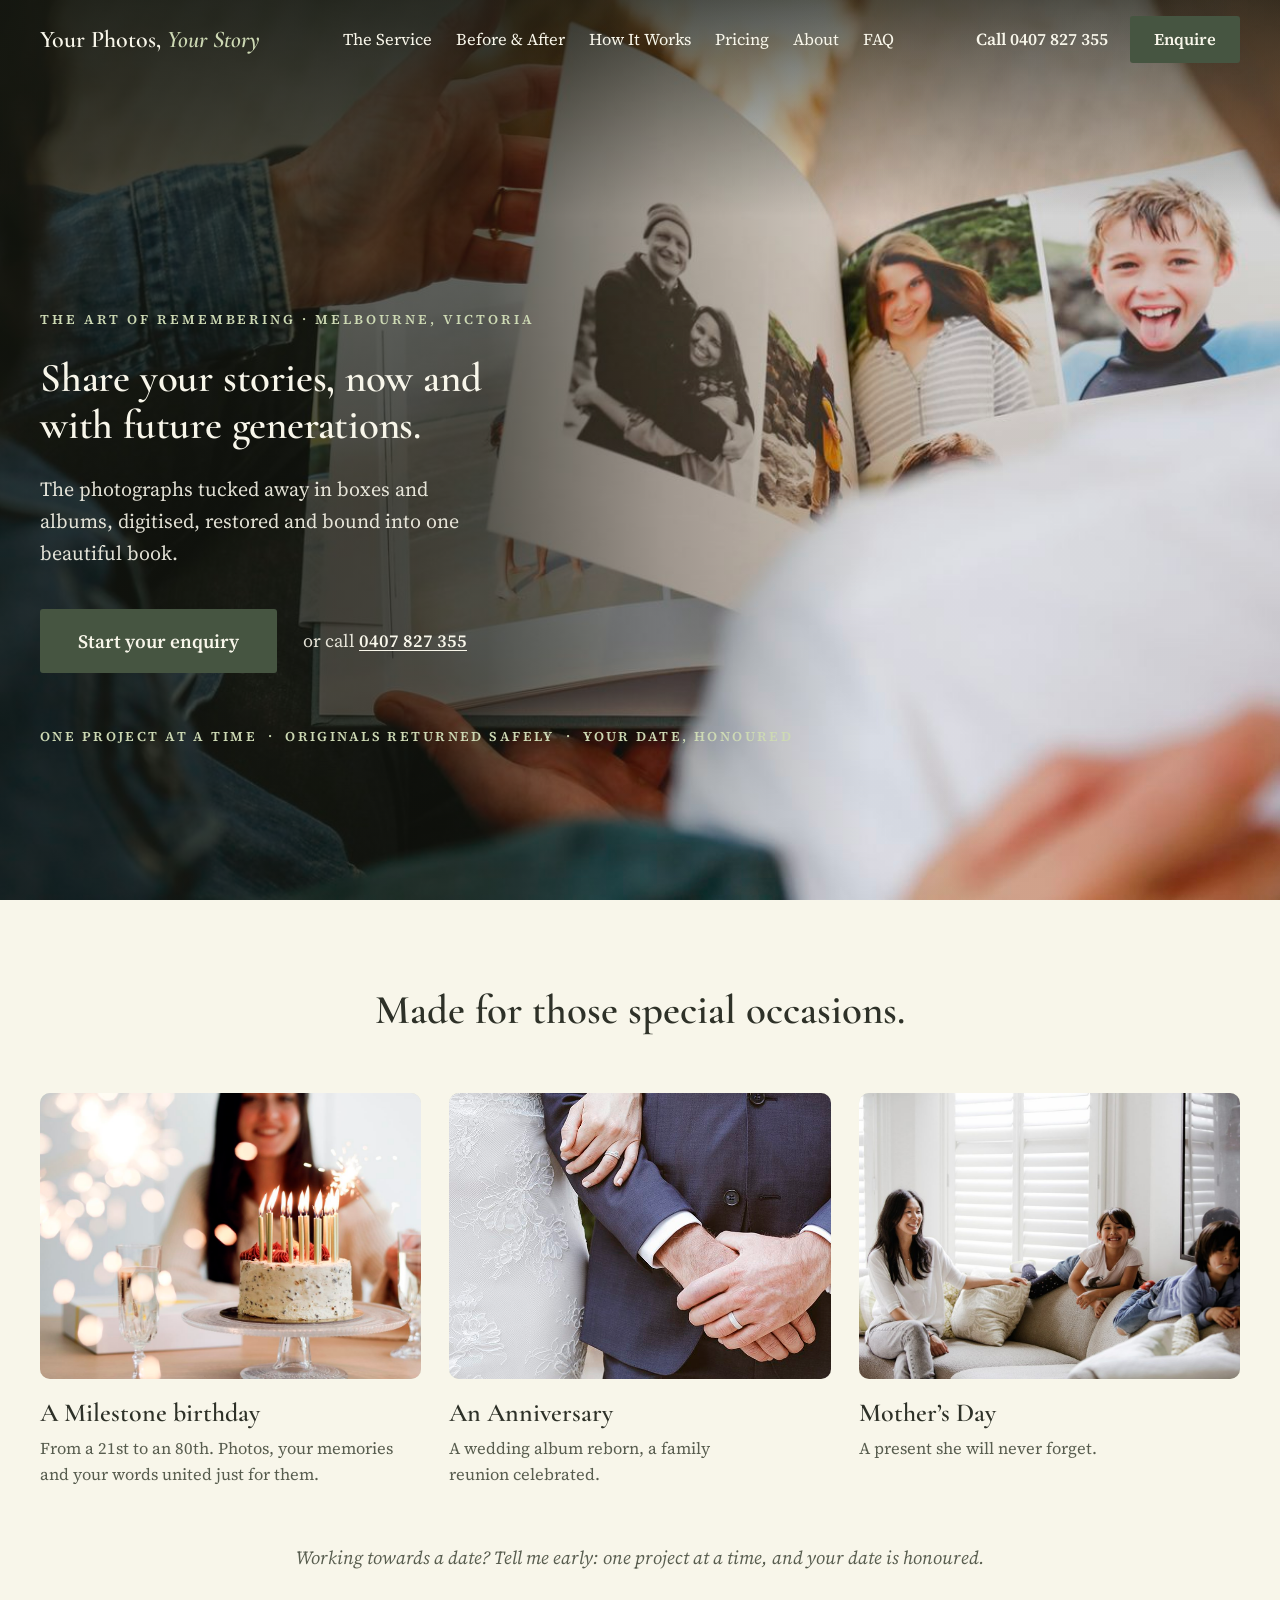
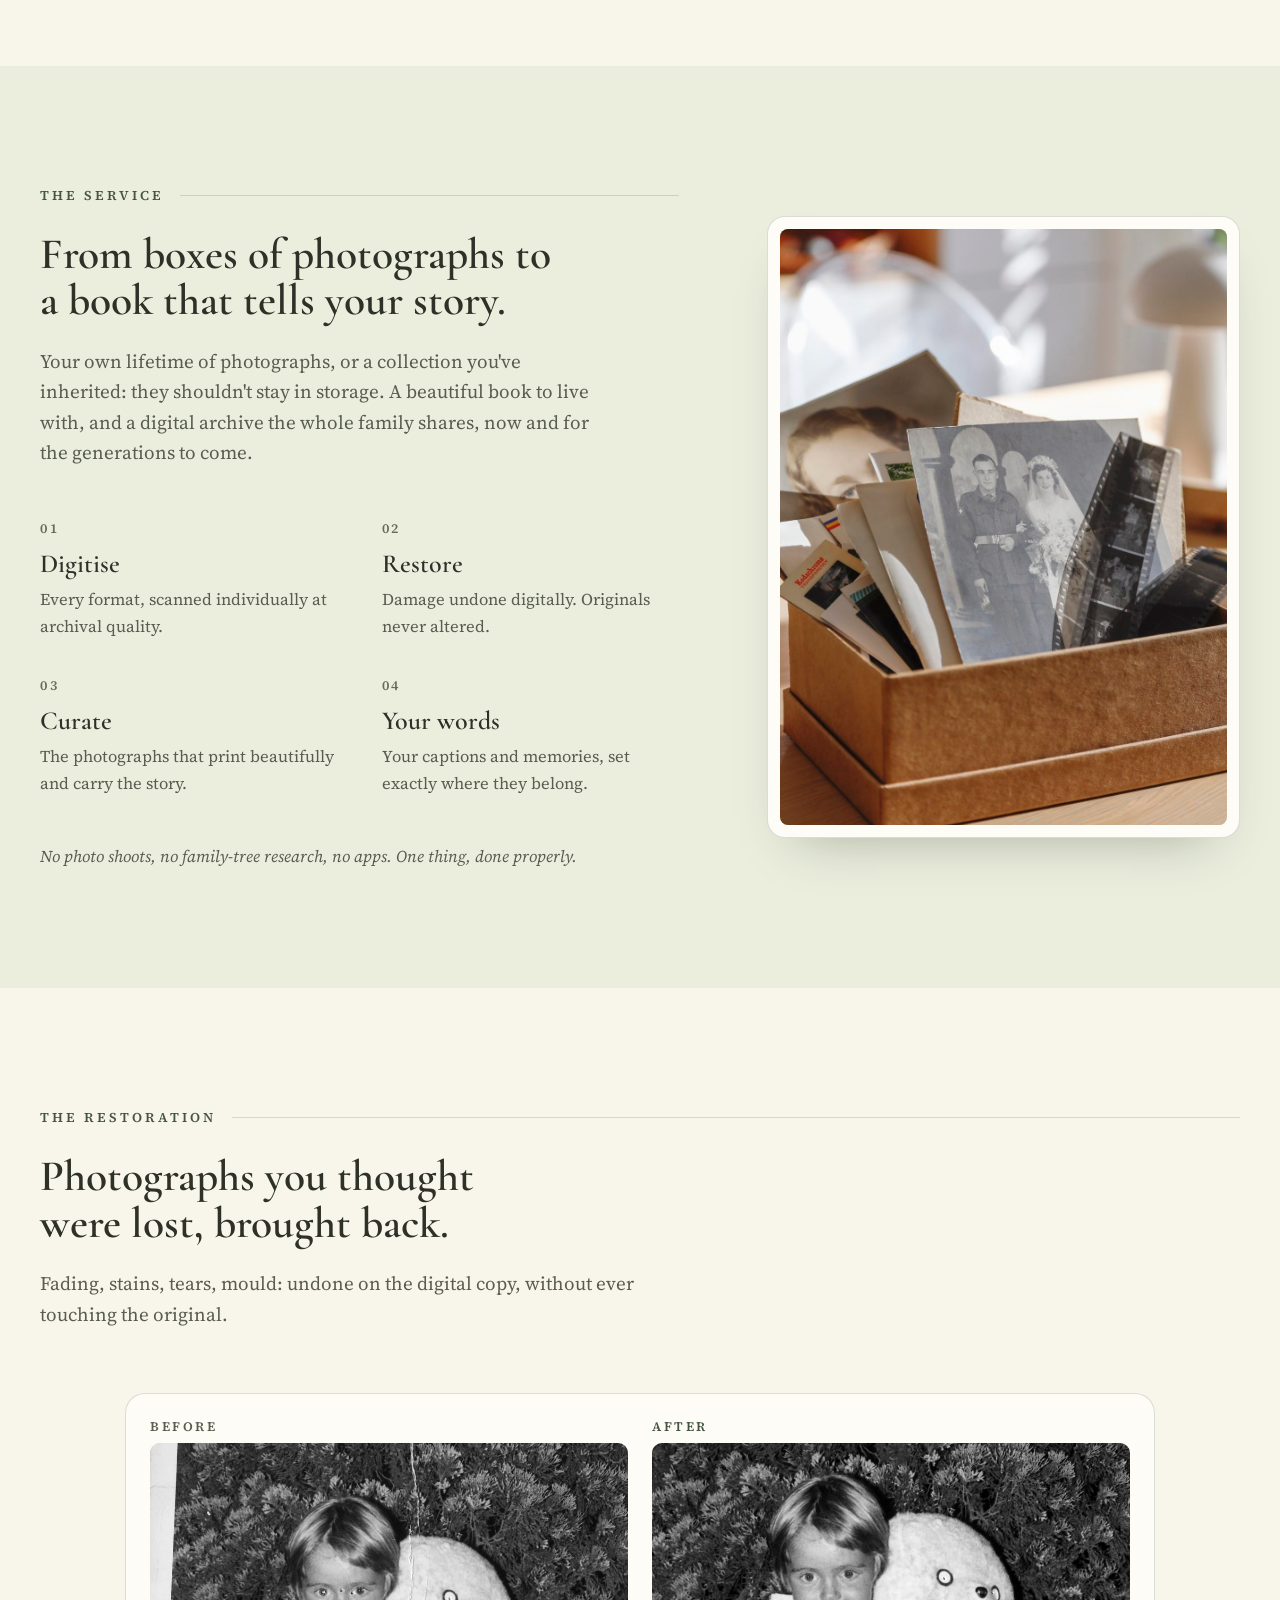
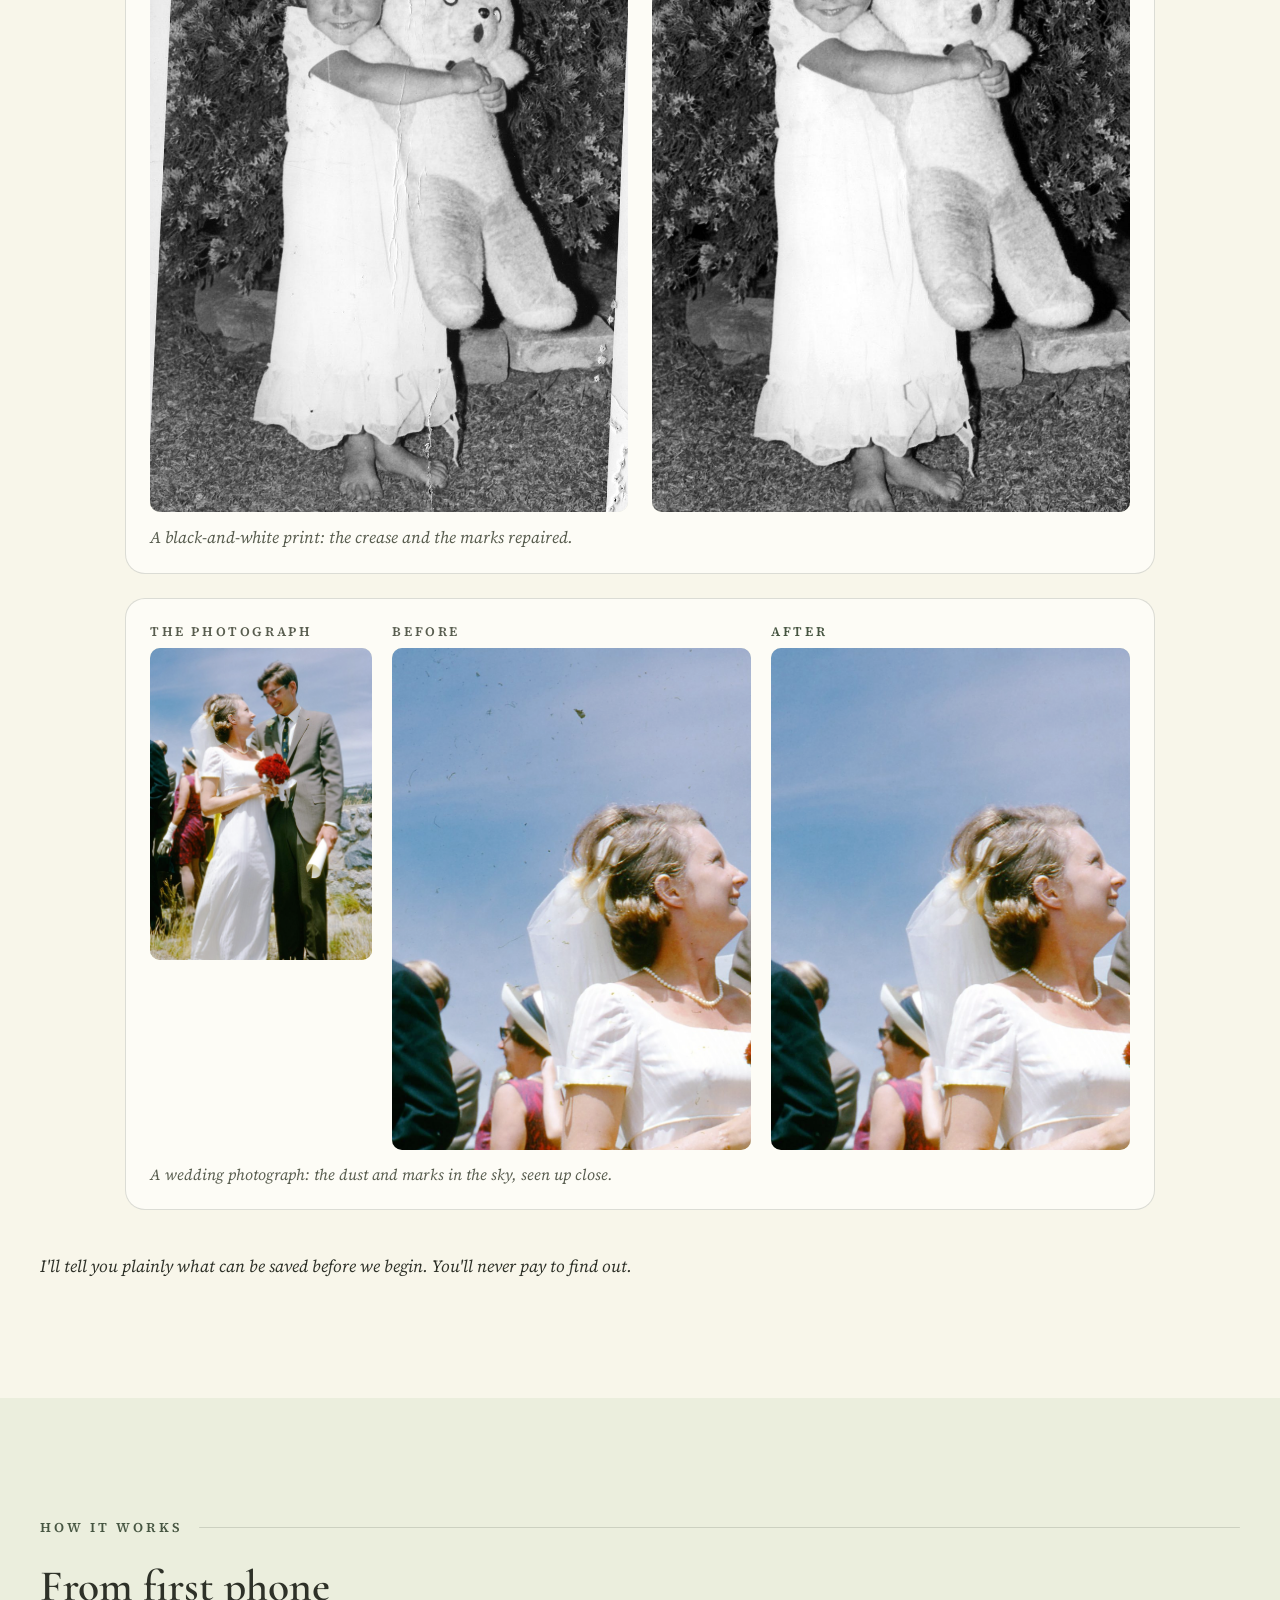
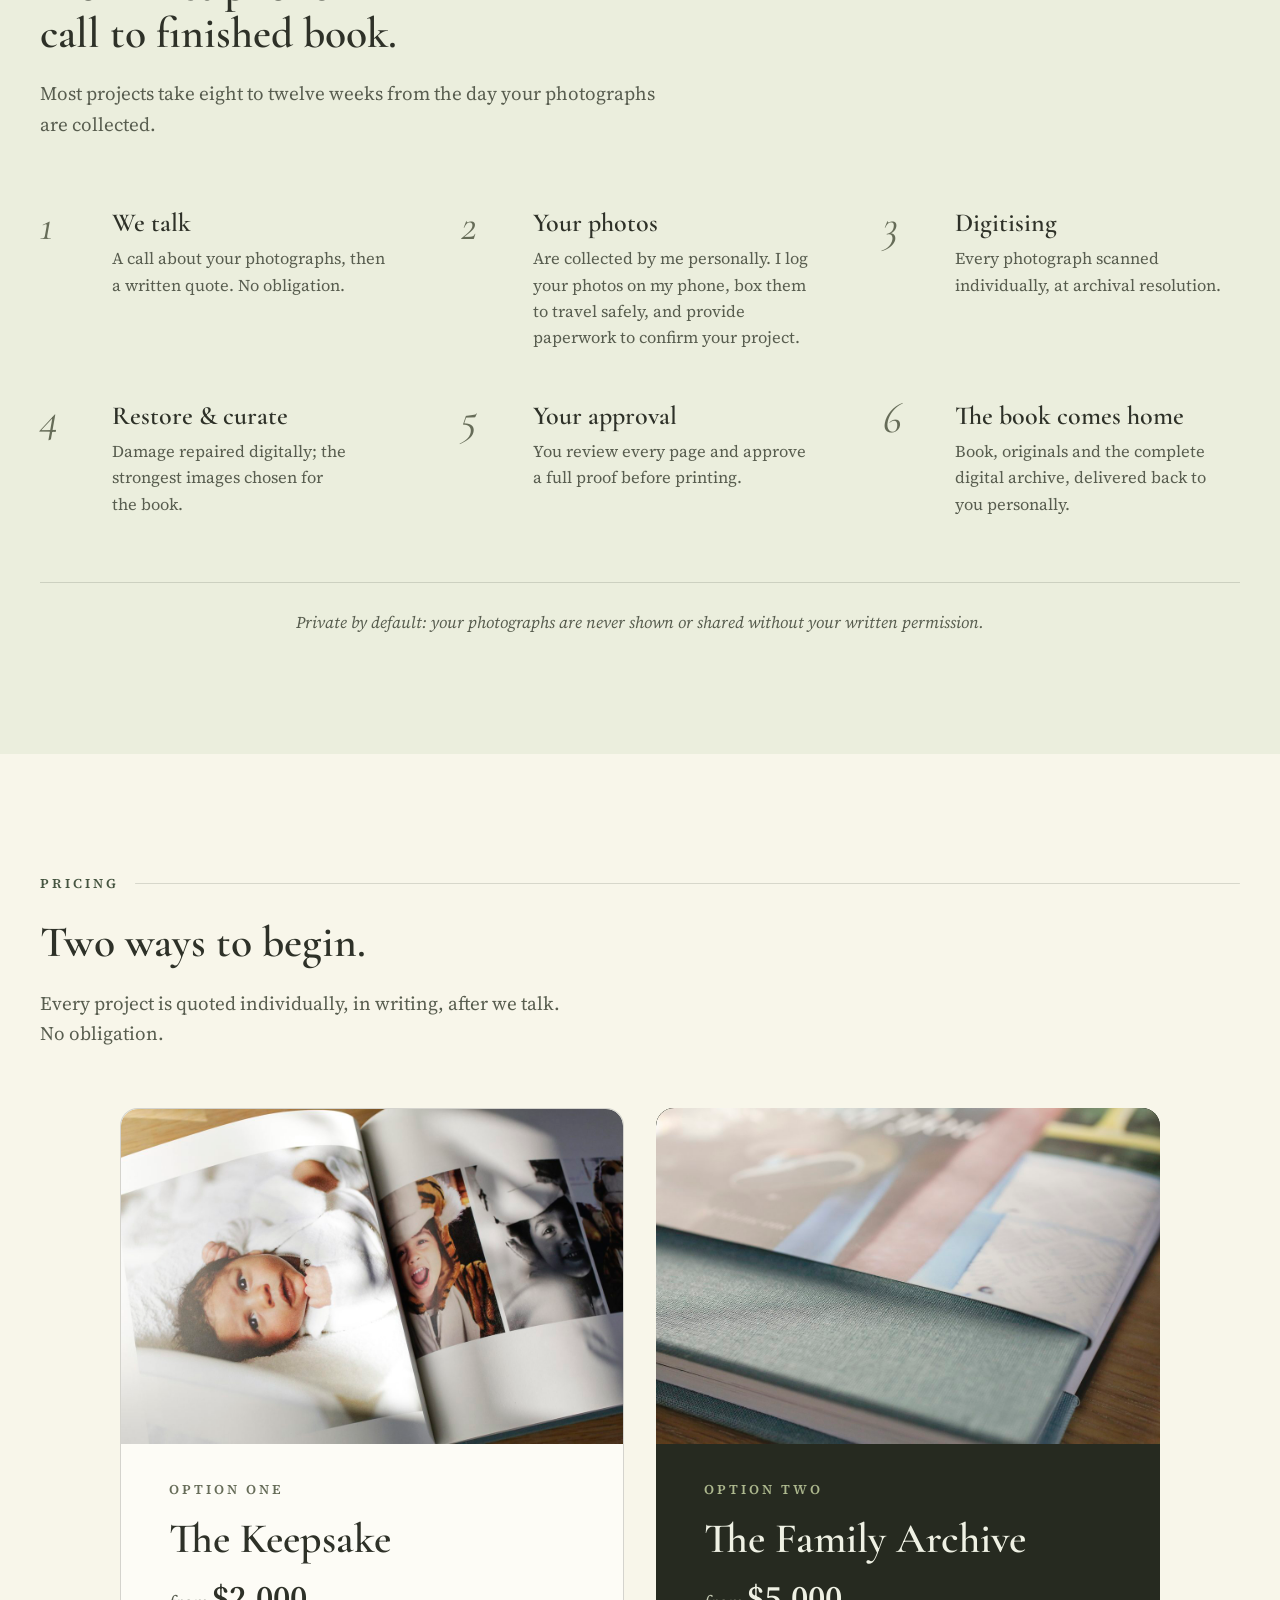
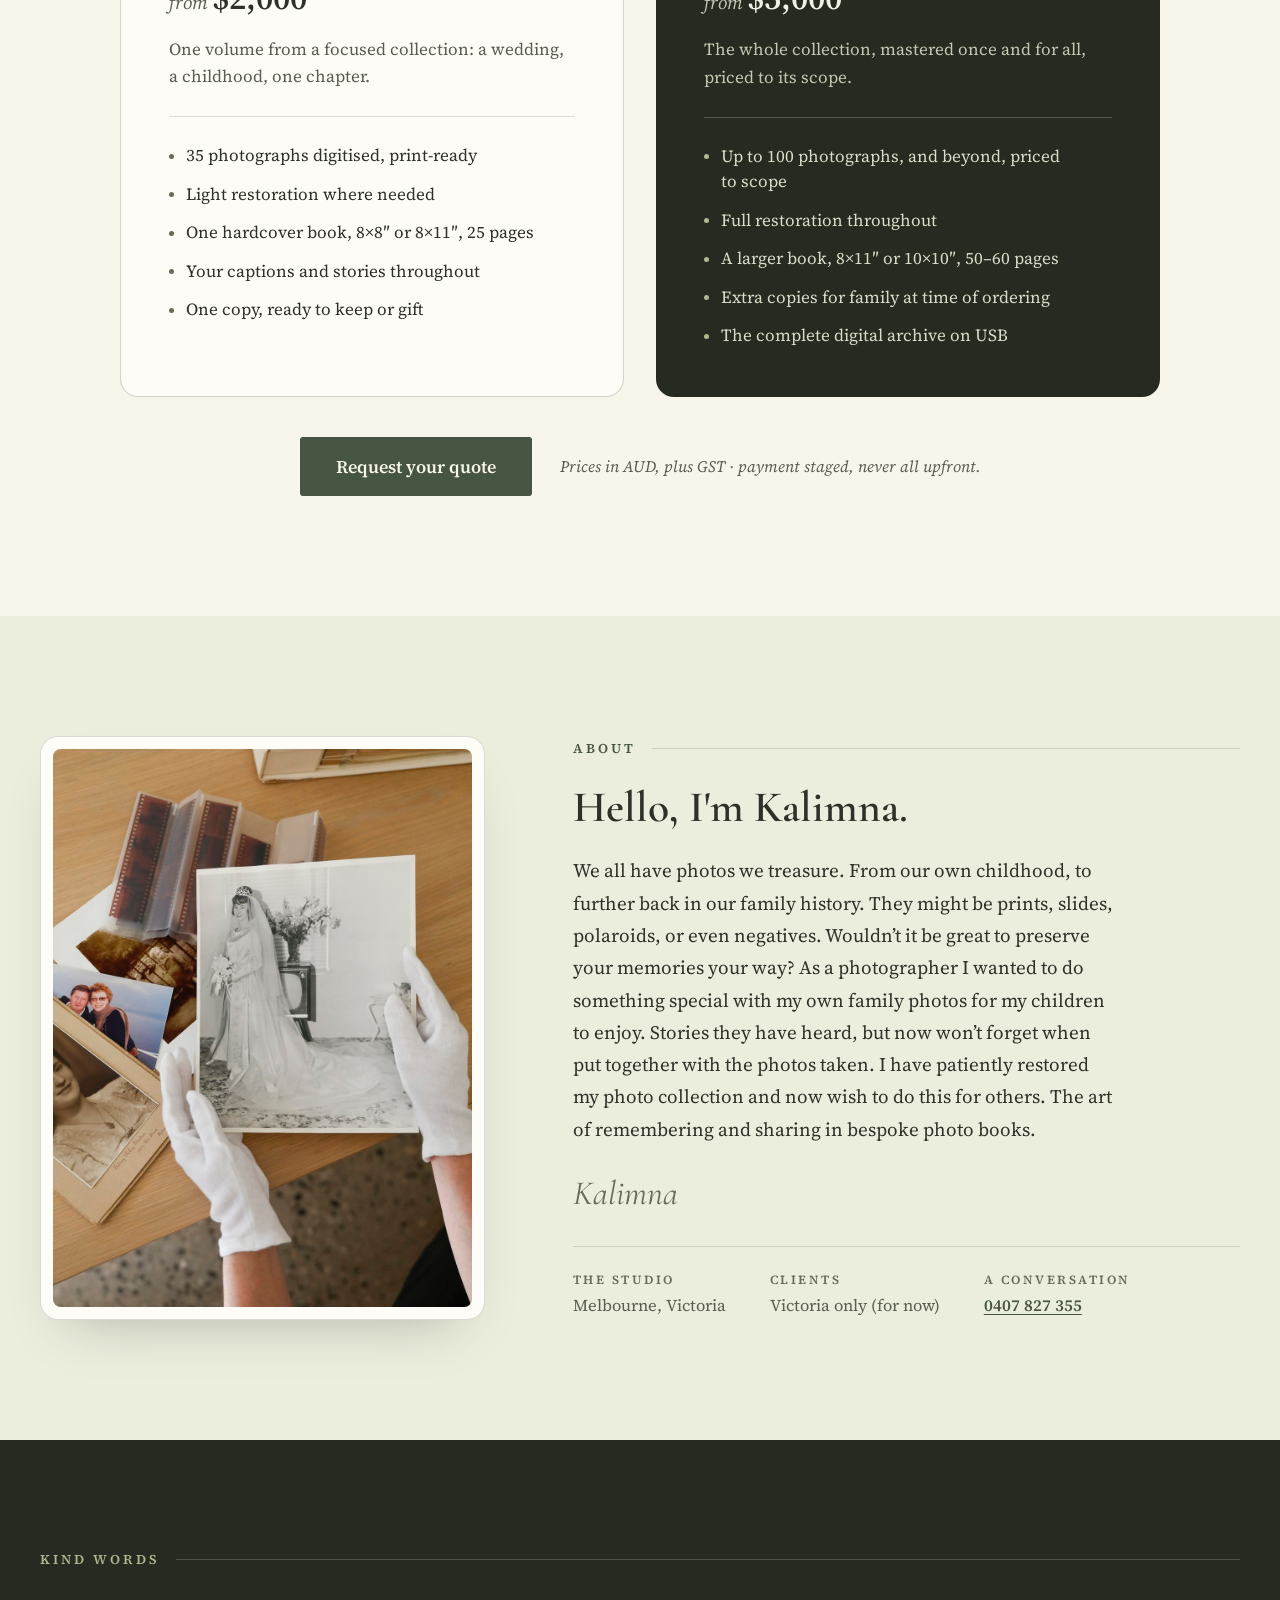
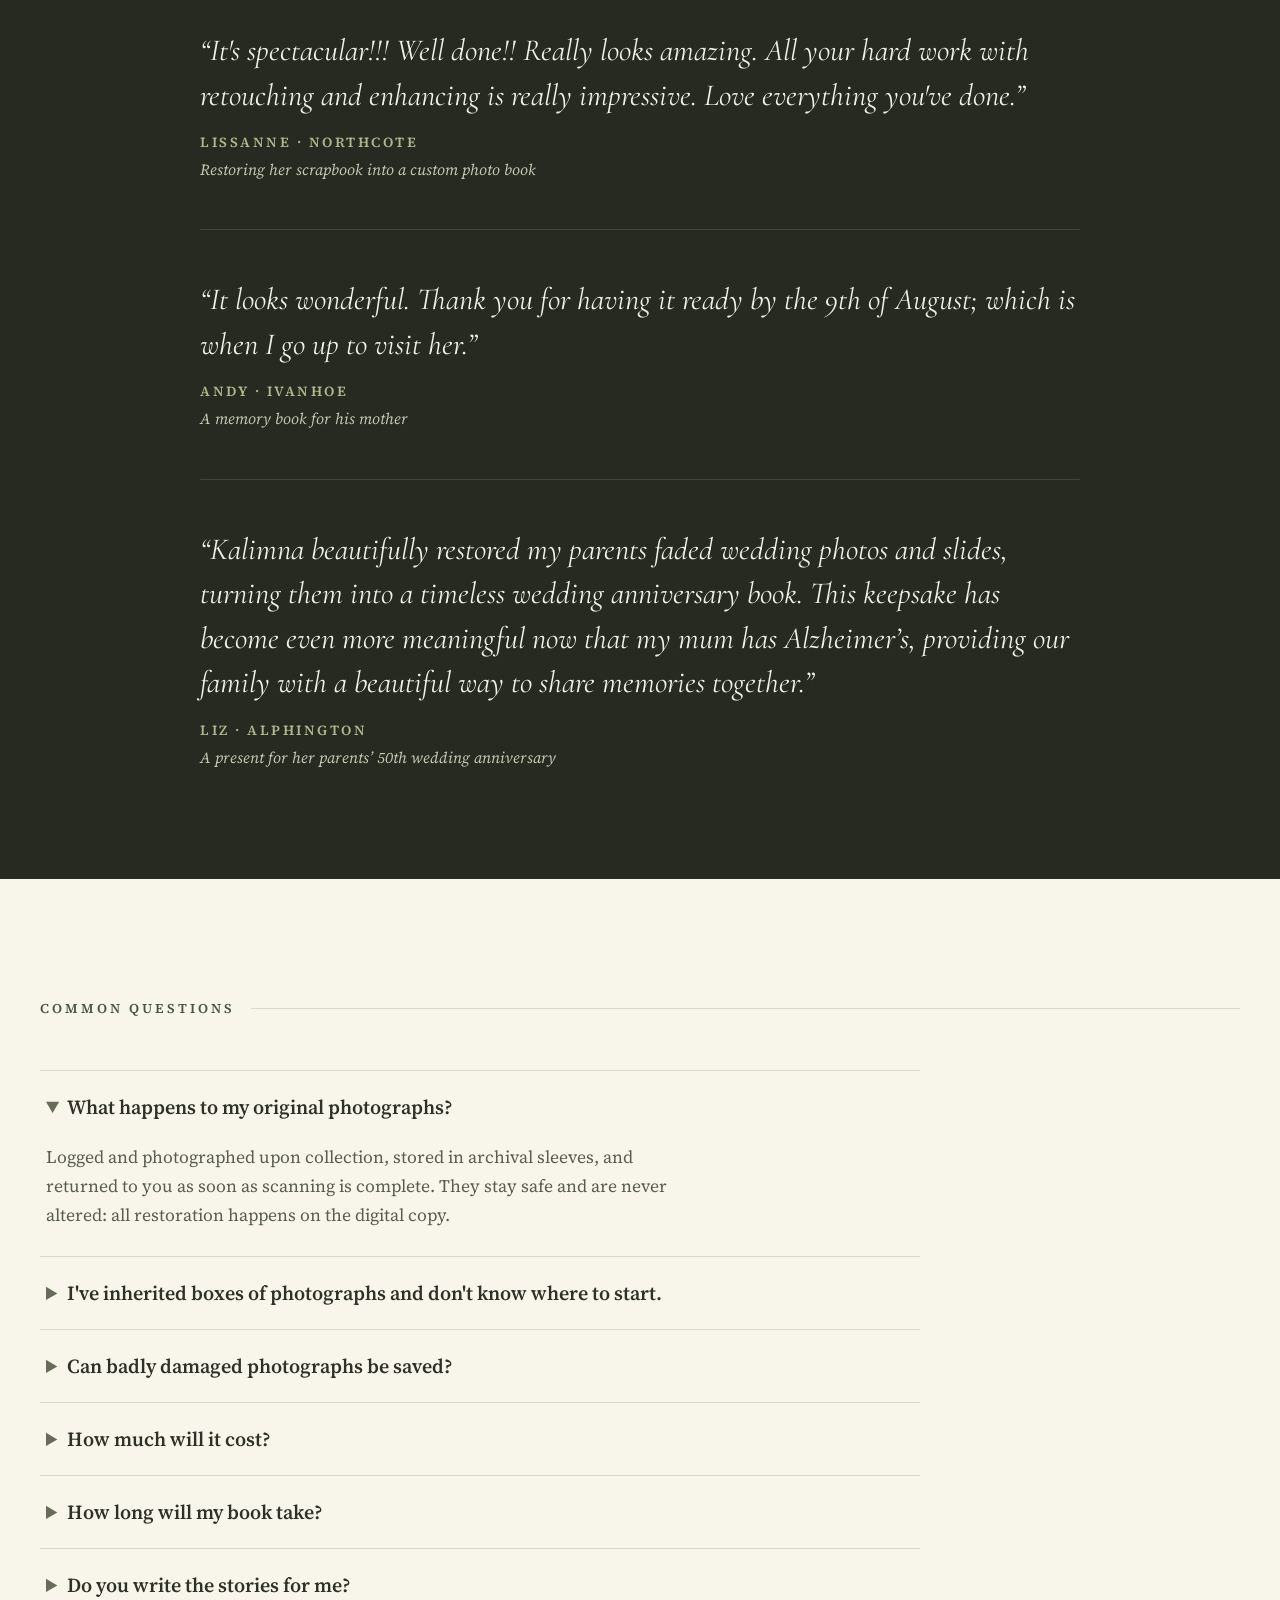
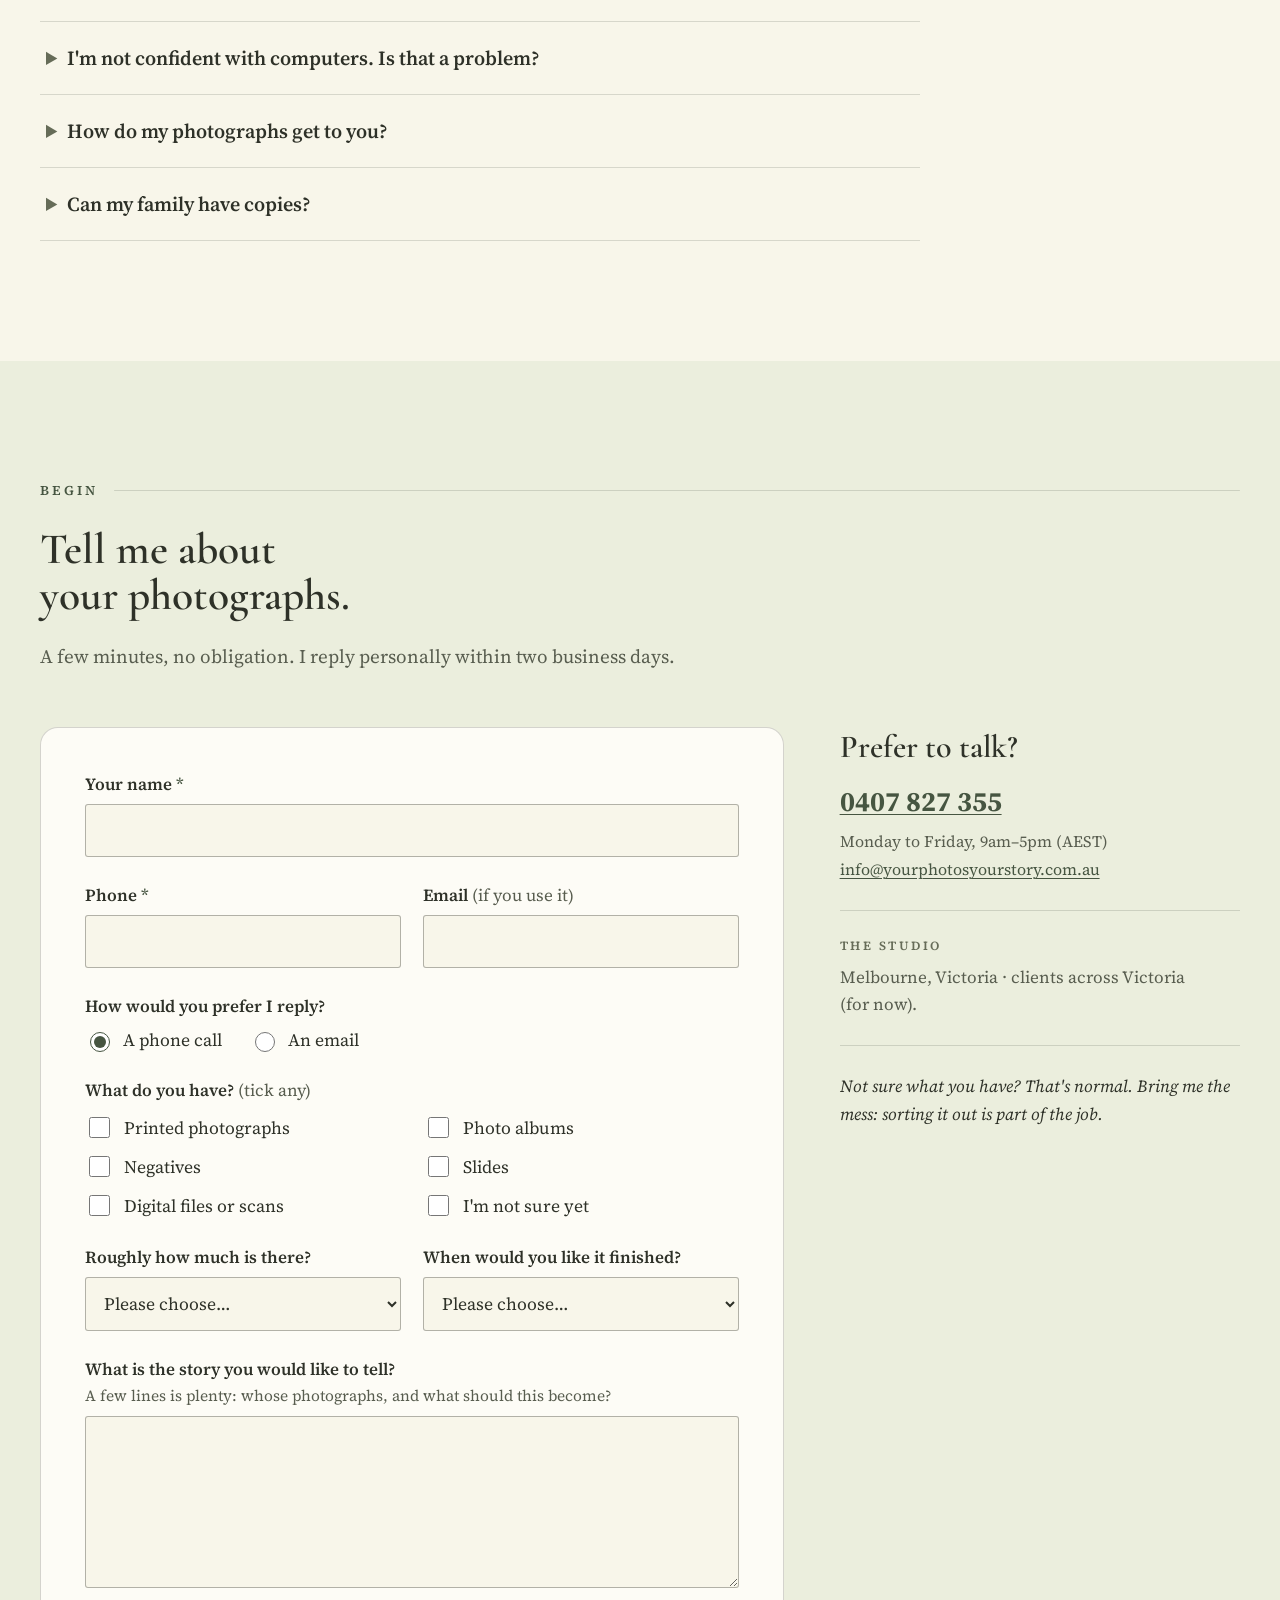
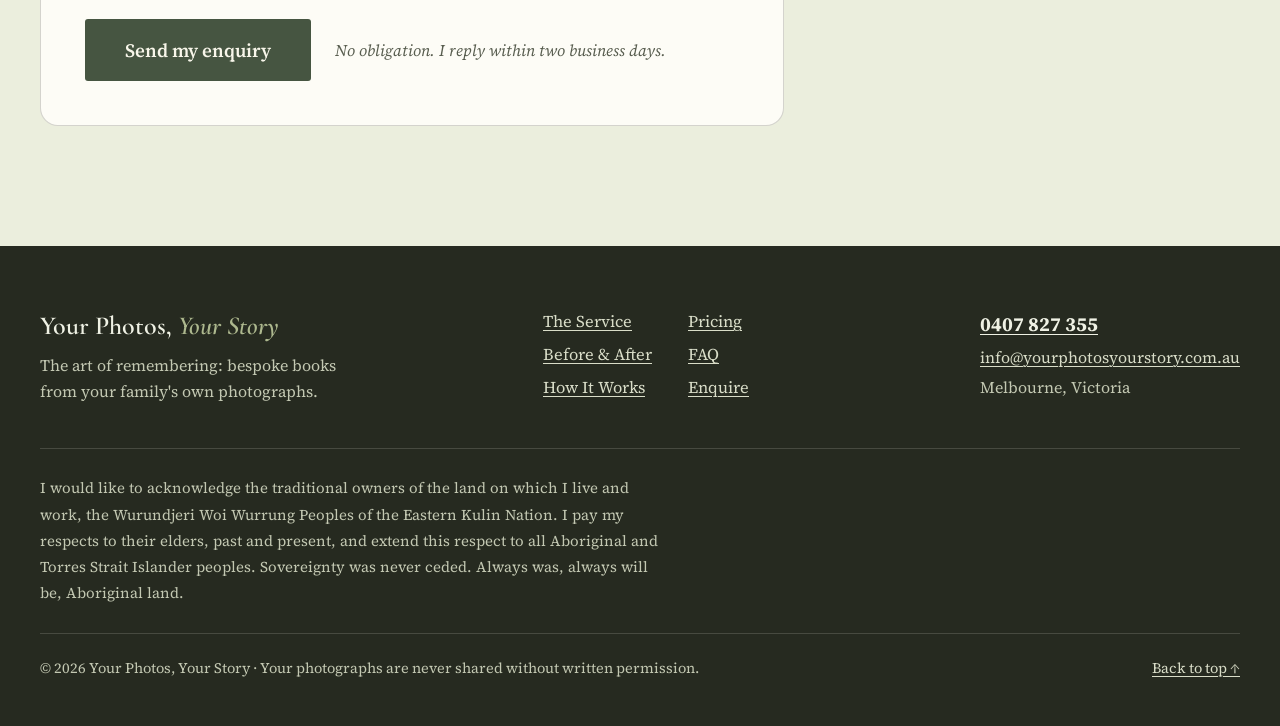
<file: index.html>
<!DOCTYPE html>
<html lang="en-AU">
<head><meta name="robots" content="noindex, nofollow">
<meta charset="utf-8">
<meta name="viewport" content="width=device-width, initial-scale=1">
<title>Your Photos, Your Story · The Art of Remembering · Bespoke photo books, Melbourne</title>
<meta name="description" content="The art of remembering. The photographs tucked away in your boxes and albums, digitised, restored and bound into one beautiful book to live with and hand down. One project at a time, in Melbourne, for clients across Victoria.">
<link rel="preconnect" href="https://fonts.googleapis.com">
<link rel="preconnect" href="https://fonts.gstatic.com" crossorigin>
<link href="https://fonts.googleapis.com/css2?family=Cormorant+Garamond:ital,wght@0,500;0,600;0,700;1,500;1,600&family=Source+Serif+4:ital,opsz,wght@0,8..60,400..700;1,8..60,400..600&display=swap" rel="stylesheet">
<style>
  html { scroll-behavior: smooth; }
  body { margin: 0; width: 100%; background: #F8F6EA; color: #2E3128; font-family: 'Source Serif 4', Georgia, serif; -webkit-font-smoothing: antialiased; }
  a { color: #465541; text-decoration: underline; text-underline-offset: 3px; text-decoration-thickness: 1px; }
  a:hover { color: #333F30; }
  input, select, textarea, button { font: inherit; color: inherit; }
  h1, h2, h3 { text-wrap: balance; }
  p { text-wrap: pretty; }
  summary::marker { color: #666C58; }
  img { display: block; }

  .wrap { max-width: 1320px; margin: 0 auto; padding: 120px 40px; }
  .wrap-hero-top { max-width: 1320px; margin: 0 auto; padding: 72px 40px 0; }
  .wrap-hero-bottom { max-width: 1320px; margin: 0 auto; padding: 88px 40px 96px; }
  .wrap-words { max-width: 1320px; margin: 0 auto; padding: 110px 40px; }
  .wrap-footer { max-width: 1320px; margin: 0 auto; padding: 64px 40px 48px; }
  .headbar { max-width: 1320px; margin: 0 auto; padding: 0 40px; min-height: 78px; display: flex; align-items: center; gap: 28px; flex-wrap: wrap; }

  .btn:hover { background: #333F30 !important; }
  .nav-a:hover { color: #465541 !important; text-decoration: underline; text-underline-offset: 4px; }
  .plink:hover { color: #465541 !important; }
  .flink:hover { color: #FFFFFF !important; }
  form input:focus, form select:focus, form textarea:focus { border-color: #465541 !important; box-shadow: 0 0 0 3px rgba(70,85,65,0.14); outline: none; }

  .slot { position: absolute; inset: 0; }
  .slot img { width: 100%; height: 100%; object-fit: cover; }
  .band-cream { width: 100%; background: #F8F6EA; }
  .band-sage { width: 100%; background: #EBEEDD; }
  .band-dark { width: 100%; background: #262A20; }
  .resto-fig { margin: 0; background: #FDFCF6; border: 1px solid rgba(46,49,40,0.16); border-radius: 18px; padding: 18px; }
  .resto-lead { margin: 64px auto 0; max-width: 980px; padding: 24px; border-radius: 20px; }
  .resto-wide { margin: 24px auto 0; max-width: 980px; padding: 24px; border-radius: 20px; }
  .resto-trio { display: grid; grid-template-columns: 0.62fr 1fr 1fr; gap: 20px; align-items: start; }
  @media (max-width: 600px) {
    .resto-trio { grid-template-columns: 1fr 1fr; gap: 12px; }
    .resto-context { grid-column: 1 / -1; display: flex; align-items: flex-end; gap: 14px; }
    .resto-context .resto-frame { width: 38%; flex: none; margin-top: 0; }
    .resto-context .resto-label { order: 2; margin-bottom: 6px; }
  }
  .resto-pair { display: grid; grid-template-columns: 1fr 1fr; gap: 16px; }
  .resto-lead .resto-pair { gap: 24px; }
  .resto-label { margin: 0; font-size: 13px; letter-spacing: 0.2em; text-transform: uppercase; color: #585D4F; font-weight: 600; }
  .resto-label-after { color: #465541; }
  .resto-frame { position: relative; aspect-ratio: 5/7; margin-top: 8px; background: #E3E5D1; border-radius: 10px; overflow: hidden; }
  .resto-cap { margin-top: 14px; font-size: 15.5px; font-style: italic; color: #585D4F; }
  .resto-lead .resto-cap { font-size: 16.5px; }

  @media (max-width: 600px) { .sec-title { font-size: clamp(26px, 7.4vw, 29px) !important; } }
  .hero-full { position: relative; width: 100%; height: min(100svh, 1080px); min-height: 620px; overflow: hidden; background: #262A20; }
  .hero-bg { position: absolute; inset: 0; width: 100%; height: 100%; object-fit: cover; object-position: center; }
  .hero-scrim { position: absolute; inset: 0; background:
    linear-gradient(90deg, rgba(21,24,17,0.74) 0%, rgba(21,24,17,0.62) 38%, rgba(21,24,17,0.26) 52%, rgba(21,24,17,0.02) 68%),
    linear-gradient(180deg, rgba(21,24,17,0.7), rgba(21,24,17,0) 24%); }
  .hero-content { position: relative; z-index: 2; max-width: 1320px; margin: 0 auto; padding: 78px 40px 0; height: 100%; display: flex; flex-direction: column; justify-content: center; }

  #site-header { position: fixed; top: 0; left: 0; right: 0; width: 100%; background: rgba(248,246,234,0.95); z-index: 60; transition: background .35s ease, border-color .35s ease; }
  #site-header.at-top { width: 100%; background: transparent !important; border-bottom-color: transparent !important; backdrop-filter: none !important; }
  #site-header.at-top .nav-a, #site-header.at-top .plink, #site-header.at-top .brand { color: #F8F6EA !important; }
  #site-header.at-top .brand span { color: #CDD9B4 !important; }

  @media (max-width: 940px) {
    .wrap { padding: 72px 22px; }
    .wrap-hero-top { padding: 44px 22px 0; }
    .wrap-hero-bottom { padding: 48px 22px 64px; }
    .wrap-words { padding: 72px 22px; }
    .wrap-footer { padding: 48px 22px 36px; }
    .headbar { padding: 10px 18px; gap: 14px; }
    .nav-main { display: none !important; }
    .split { grid-template-columns: 1fr !important; gap: 44px !important; }
    .hero-bg { object-position: 64% center; }
    .hero-content { box-sizing: border-box; justify-content: flex-end; padding: 78px 22px 40px; }
    .hero-trust { display: none; }
    .hero-scrim { inset: 0; background: linear-gradient(180deg, rgba(21,24,17,0.7) 0%, rgba(21,24,17,0.55) 12%, rgba(21,24,17,0.06) 21%, rgba(21,24,17,0.06) 35%, rgba(21,24,17,0.72) 45%, rgba(21,24,17,0.86) 60%, rgba(21,24,17,0.9) 100%); }
    .hero-title { font-size: 30px !important; }
    .resto-fig, .resto-lead, .resto-wide { padding: 14px; }
    .resto-pair, .resto-lead .resto-pair { gap: 12px; }
  }
</style>
</head>
<body>

<header id="site-header" style="backdrop-filter:blur(8px);border-bottom:1px solid rgba(46,49,40,0.16);">
  <div class="headbar">
    <a href="#top" class="brand" style="text-decoration:none;color:#2E3128;font-family:'Cormorant Garamond',Georgia,serif;font-size:24px;font-weight:600;white-space:nowrap;">Your Photos, <span style="font-style:italic;color:#465541;">Your Story</span></a>
    <nav class="nav-main" style="display:flex;gap:24px;flex:1 1 auto;min-width:max-content;justify-content:center;">
      <a class="nav-a" href="#service" style="text-decoration:none;color:#2E3128;font-size:16.5px;white-space:nowrap;">The Service</a>
      <a class="nav-a" href="#restoration" style="text-decoration:none;color:#2E3128;font-size:16.5px;white-space:nowrap;">Before &amp; After</a>
      <a class="nav-a" href="#process" style="text-decoration:none;color:#2E3128;font-size:16.5px;white-space:nowrap;">How It Works</a>
      <a class="nav-a" href="#pricing" style="text-decoration:none;color:#2E3128;font-size:16.5px;white-space:nowrap;">Pricing</a>
      <a class="nav-a" href="#about" style="text-decoration:none;color:#2E3128;font-size:16.5px;white-space:nowrap;">About</a>
      <a class="nav-a" href="#faq" style="text-decoration:none;color:#2E3128;font-size:16.5px;white-space:nowrap;">FAQ</a>
    </nav>
    <div style="display:flex;align-items:center;gap:22px;">
      <!-- Numéro confirmé par Kalimna, e-mail du 10/08/2026 -->
      <a class="plink" href="tel:+61407827355" style="text-decoration:none;color:#2E3128;font-size:17px;font-weight:600;white-space:nowrap;">Call 0407 827 355</a>
      <a class="btn" href="#enquire" style="text-decoration:none;background:#465541;color:#F8F6EA;font-size:16.5px;font-weight:600;padding:12px 24px;border-radius:3px;white-space:nowrap;">Enquire</a>
    </div>
  </div>
</header>

<main id="top" style="scroll-margin-top:90px;">

  <!-- ======================= HERO (full-bleed 16:9) ======================= -->
  <section class="hero-full">
    <!-- Photo d'accueil de Kalimna (WeTransfer du 27/09/2026, YPYS-homepage2), choisie par Naotag le 29/09 -->
    <img class="hero-bg" src="images/ypys-hero-2560.jpg" srcset="images/ypys-hero-1280.jpg 1280w, images/ypys-hero-2560.jpg 2560w" sizes="(max-width: 940px) 150vh, 100vw" fetchpriority="high" alt="Two people turning the pages of a finished family photo book: a black-and-white photograph of a couple on one page, children's portraits on the other">
    <div class="hero-scrim"></div>
    <div class="hero-content">
      <p style="margin:0;font-size:13.5px;letter-spacing:0.22em;text-transform:uppercase;color:#CDD9B4;font-weight:600;">The art of remembering &middot; Melbourne, Victoria</p>
      <h1 class="hero-title" style="margin:26px 0 0;font-family:'Cormorant Garamond',Georgia,serif;font-weight:600;font-size:clamp(30px,3.2vw,50px);line-height:1.14;letter-spacing:-0.005em;color:#F8F6EA;max-width:30ch;">Share your stories, now and with future generations.</h1>
      <p style="margin:24px 0 0;font-size:20px;line-height:1.6;color:rgba(248,246,234,0.9);max-width:46ch;">The photographs tucked away in boxes and albums, digitised, restored and bound into one beautiful book.</p>
      <div style="margin-top:40px;display:flex;align-items:center;gap:26px;flex-wrap:wrap;">
        <a class="btn" href="#enquire" style="text-decoration:none;background:#465541;color:#F8F6EA;font-size:19px;font-weight:600;padding:19px 38px;border-radius:3px;">Start your enquiry</a>
        <p style="margin:0;font-size:18px;color:rgba(248,246,234,0.9);">or call <a href="tel:+61407827355" style="font-weight:600;color:#F8F6EA;">0407 827 355</a></p>
      </div>
      <p class="hero-trust" style="margin:54px 0 0;font-size:13.5px;letter-spacing:0.18em;text-transform:uppercase;color:#CDD9B4;font-weight:600;">One project at a time &nbsp;&middot;&nbsp; Originals returned safely &nbsp;&middot;&nbsp; Your date, honoured</p>
    </div>
  </section>

  <!-- ======================= MADE FOR THE BIG DAYS ======================= -->
  <section class="band-cream">
    <div class="wrap-hero-bottom">
      <h2 class="sec-title" style="margin:0;font-family:'Cormorant Garamond',Georgia,serif;font-weight:600;font-size:clamp(32px,3.2vw,50px);line-height:1.1;text-align:center;">Made for those special occasions.</h2>
      <div style="margin-top:60px;display:grid;grid-template-columns:repeat(auto-fit,minmax(min(300px,100%),1fr));gap:28px;">
        <!-- Photos de Kalimna (WeTransfer du 27/09/2026) ; l'anniversaire est recadré sous la phrase incrustée -->
        <div>
          <div style="position:relative;aspect-ratio:4/3;background:#E3E5D1;overflow:hidden;border-radius:10px;">
            <div class="slot"><img src="images/ypys-occ-birthday.jpg" alt="A birthday cake with its candles lit and sparklers, a smiling woman behind it" loading="lazy" decoding="async"></div>
          </div>
          <h3 style="margin:18px 0 0;font-family:'Cormorant Garamond',Georgia,serif;font-weight:600;font-size:26px;">A Milestone birthday</h3>
          <p style="margin:8px 0 0;font-size:16.5px;line-height:1.6;color:#585D4F;">From a 21st to an 80th. Photos, your memories and your words united just for them.</p>
        </div>
        <div>
          <div style="position:relative;aspect-ratio:4/3;background:#E3E5D1;overflow:hidden;border-radius:10px;">
            <div class="slot"><img src="images/ypys-occ-anniversary.jpg" alt="A bride's hand and ring on her husband's arm, his hands clasped with his wedding band" loading="lazy" decoding="async"></div>
          </div>
          <h3 style="margin:18px 0 0;font-family:'Cormorant Garamond',Georgia,serif;font-weight:600;font-size:26px;">An Anniversary</h3>
          <p style="margin:8px 0 0;font-size:16.5px;line-height:1.6;color:#585D4F;">A wedding album reborn, a family reunion celebrated.</p>
        </div>
        <div>
          <div style="position:relative;aspect-ratio:4/3;background:#E3E5D1;overflow:hidden;border-radius:10px;">
            <div class="slot"><img src="images/ypys-occ-mothersday.jpg" alt="A mother on the sofa with her two laughing children" loading="lazy" decoding="async"></div>
          </div>
          <h3 style="margin:18px 0 0;font-family:'Cormorant Garamond',Georgia,serif;font-weight:600;font-size:26px;">Mother&rsquo;s Day</h3>
          <p style="margin:8px 0 0;font-size:16.5px;line-height:1.6;color:#585D4F;">A present she will never forget.</p>
        </div>
      </div>
      <p style="margin:56px 0 0;text-align:center;font-size:18.5px;font-style:italic;color:#585D4F;">Working towards a date? Tell me early: one project at a time, and your date is honoured.</p>
    </div>
  </section>

  <!-- ======================= I. THE SERVICE ======================= -->
  <section id="service" class="band-sage" style="scroll-margin-top:90px;">
    <div class="wrap">
      <div class="split" style="display:grid;grid-template-columns:minmax(0,1.15fr) minmax(0,0.85fr);gap:88px;align-items:center;">
        <div>
          <div style="display:flex;align-items:center;gap:16px;">
            <span style="font-size:13.5px;letter-spacing:0.22em;text-transform:uppercase;color:#465541;font-weight:600;">The Service</span>
            <span style="flex:1;height:1px;background:rgba(46,49,40,0.16);border-radius:1px;"></span>
          </div>
          <h2 class="sec-title" style="margin:26px 0 0;font-family:'Cormorant Garamond',Georgia,serif;font-weight:600;font-size:clamp(36px,3.4vw,52px);line-height:1.07;">From boxes of photographs to a book that tells your story.</h2>
          <p style="margin:22px 0 0;font-size:19px;line-height:1.6;color:#585D4F;max-width:56ch;">Your own lifetime of photographs, or a collection you've inherited: they shouldn't stay in storage. A beautiful book to live with, and a digital archive the whole family shares, now and for the generations to come.</p>
          <div style="margin-top:52px;display:grid;grid-template-columns:repeat(auto-fit,minmax(min(230px,100%),1fr));gap:36px 44px;">
            <div>
              <p style="margin:0;font-size:13.5px;letter-spacing:0.2em;color:#666C58;font-weight:600;">01</p>
              <h3 style="margin:10px 0 0;font-family:'Cormorant Garamond',Georgia,serif;font-weight:600;font-size:26px;">Digitise</h3>
              <p style="margin:8px 0 0;font-size:16.5px;line-height:1.6;color:#585D4F;">Every format, scanned individually at archival quality.</p>
            </div>
            <div>
              <p style="margin:0;font-size:13.5px;letter-spacing:0.2em;color:#666C58;font-weight:600;">02</p>
              <h3 style="margin:10px 0 0;font-family:'Cormorant Garamond',Georgia,serif;font-weight:600;font-size:26px;">Restore</h3>
              <p style="margin:8px 0 0;font-size:16.5px;line-height:1.6;color:#585D4F;">Damage undone digitally. Originals never altered.</p>
            </div>
            <div>
              <p style="margin:0;font-size:13.5px;letter-spacing:0.2em;color:#666C58;font-weight:600;">03</p>
              <h3 style="margin:10px 0 0;font-family:'Cormorant Garamond',Georgia,serif;font-weight:600;font-size:26px;">Curate</h3>
              <p style="margin:8px 0 0;font-size:16.5px;line-height:1.6;color:#585D4F;">The photographs that print beautifully and carry the story.</p>
            </div>
            <div>
              <p style="margin:0;font-size:13.5px;letter-spacing:0.2em;color:#666C58;font-weight:600;">04</p>
              <h3 style="margin:10px 0 0;font-family:'Cormorant Garamond',Georgia,serif;font-weight:600;font-size:26px;">Your words</h3>
              <p style="margin:8px 0 0;font-size:16.5px;line-height:1.6;color:#585D4F;">Your captions and memories, set exactly where they belong.</p>
            </div>
          </div>
          <p style="margin:48px 0 0;font-size:16.5px;font-style:italic;color:#585D4F;">No photo shoots, no family-tree research, no apps. One thing, done properly.</p>
        </div>
        <figure style="margin:0;">
          <div style="background:#FDFCF6;border:1px solid rgba(46,49,40,0.16);border-radius:18px;padding:12px;box-shadow:0 26px 52px -30px rgba(46,49,40,0.38);">
            <div style="position:relative;aspect-ratio:3/4;background:#E3E5D1;border-radius:8px;overflow:hidden;">
              <div class="slot"><img src="images/ypys-service.jpg" alt="A box of old family photographs, negatives and a colour slide, a wedding portrait on top" loading="lazy" decoding="async"></div>
            </div>
          </div>
        </figure>
      </div>
    </div>
  </section>

  <!-- ======================= II. THE RESTORATION ======================= -->
  <section id="restoration" class="band-cream" style="scroll-margin-top:90px;">
    <div class="wrap">
      <div style="display:flex;align-items:center;gap:16px;">
        <span style="font-size:13.5px;letter-spacing:0.22em;text-transform:uppercase;color:#465541;font-weight:600;">The Restoration</span>
        <span style="flex:1;height:1px;background:rgba(46,49,40,0.16);border-radius:1px;"></span>
      </div>
      <h2 class="sec-title" style="margin:26px 0 0;font-family:'Cormorant Garamond',Georgia,serif;font-weight:600;font-size:clamp(36px,3.4vw,52px);line-height:1.07;max-width:24ch;">Photographs you thought were lost, brought back.</h2>
      <p style="margin:22px 0 0;font-size:19px;line-height:1.6;color:#585D4F;max-width:64ch;">Fading, stains, tears, mould: undone on the digital copy, without ever touching the original.</p>

      <!-- Avant/après réels : fichiers de Kalimna (WeTransfer du 27/09/2026), posés sans filtre ni retouche CSS -->
      <figure class="resto-fig resto-lead">
        <div class="resto-pair">
          <div>
            <p class="resto-label">Before</p>
            <div class="resto-frame"><div class="slot"><img src="images/ypys-before-print.jpg" alt="The original print: a little girl hugging a large teddy bear, creased down the middle and marked across her face" loading="lazy" decoding="async"></div></div>
          </div>
          <div>
            <p class="resto-label resto-label-after">After</p>
            <div class="resto-frame"><div class="slot"><img src="images/ypys-after-print.jpg" alt="The same photograph restored, the crease and the marks gone" loading="lazy" decoding="async"></div></div>
          </div>
        </div>
        <figcaption class="resto-cap">A black-and-white print: the crease and the marks repaired.</figcaption>
      </figure>

      <!-- Mariage : la photo entière en petit pour le contexte, et le gros plan avant/après en grand comme preuve.
           Juge du 29/09 : la paire entière ne montrait aucune différence à la taille d'un téléphone (0,47 sur 255). -->
      <figure class="resto-fig resto-wide">
        <div class="resto-trio">
          <div class="resto-context">
            <p class="resto-label">The photograph</p>
            <div class="resto-frame"><div class="slot"><img src="images/ypys-after-wedding.jpg" alt="The whole wedding photograph, restored" loading="lazy" decoding="async"></div></div>
          </div>
          <div>
            <p class="resto-label">Before</p>
            <div class="resto-frame"><div class="slot"><img src="images/ypys-before-closeup.jpg" alt="Close up on the bride: dust specks across the sky" loading="lazy" decoding="async"></div></div>
          </div>
          <div>
            <p class="resto-label resto-label-after">After</p>
            <div class="resto-frame"><div class="slot"><img src="images/ypys-after-closeup.jpg" alt="The same close-up, the dust cleaned from the sky" loading="lazy" decoding="async"></div></div>
          </div>
        </div>
        <figcaption class="resto-cap">A wedding photograph: the dust and marks in the sky, seen up close.</figcaption>
      </figure>

      <p style="margin:44px 0 0;font-size:17px;font-style:italic;color:#2E3128;">I'll tell you plainly what can be saved before we begin. You'll never pay to find out.</p>
    </div>
  </section>

  <!-- ======================= III. HOW IT WORKS ======================= -->
  <section id="process" class="band-sage" style="scroll-margin-top:90px;">
    <div class="wrap">
      <div style="display:flex;align-items:center;gap:16px;">
        <span style="font-size:13.5px;letter-spacing:0.22em;text-transform:uppercase;color:#465541;font-weight:600;">How It Works</span>
        <span style="flex:1;height:1px;background:rgba(46,49,40,0.16);border-radius:1px;"></span>
      </div>
      <h2 class="sec-title" style="margin:26px 0 0;font-family:'Cormorant Garamond',Georgia,serif;font-weight:600;font-size:clamp(36px,3.4vw,52px);line-height:1.07;max-width:24ch;">From first phone call to finished book.</h2>
      <!-- Délai 8-12 semaines : phrase relue par Kalimna le 10/08, elle n'y a changé que « arrive » en « are collected » -->
      <p style="margin:22px 0 0;font-size:19px;line-height:1.6;color:#585D4F;max-width:64ch;">Most projects take eight to twelve weeks from the day your photographs are collected.</p>
      <div style="margin-top:64px;display:grid;grid-template-columns:repeat(auto-fit,minmax(min(340px,100%),1fr));gap:44px 64px;">
        <div style="display:flex;gap:24px;">
          <span style="flex:none;width:48px;font-family:'Cormorant Garamond',Georgia,serif;font-style:italic;font-size:44px;line-height:1;color:#666C58;">1</span>
          <div>
            <h3 style="margin:4px 0 0;font-family:'Cormorant Garamond',Georgia,serif;font-weight:600;font-size:26px;">We talk</h3>
            <p style="margin:8px 0 0;font-size:16.5px;line-height:1.6;color:#585D4F;">A call about your photographs, then a written quote. No obligation.</p>
          </div>
        </div>
        <div style="display:flex;gap:24px;">
          <span style="flex:none;width:48px;font-family:'Cormorant Garamond',Georgia,serif;font-style:italic;font-size:44px;line-height:1;color:#666C58;">2</span>
          <div>
            <h3 style="margin:4px 0 0;font-family:'Cormorant Garamond',Georgia,serif;font-weight:600;font-size:26px;">Your photos</h3>
            <p style="margin:8px 0 0;font-size:16.5px;line-height:1.6;color:#585D4F;">Are collected by me personally. I log your photos on my phone, box them to travel safely, and provide paperwork to confirm your project.</p>
          </div>
        </div>
        <div style="display:flex;gap:24px;">
          <span style="flex:none;width:48px;font-family:'Cormorant Garamond',Georgia,serif;font-style:italic;font-size:44px;line-height:1;color:#666C58;">3</span>
          <div>
            <h3 style="margin:4px 0 0;font-family:'Cormorant Garamond',Georgia,serif;font-weight:600;font-size:26px;">Digitising</h3>
            <p style="margin:8px 0 0;font-size:16.5px;line-height:1.6;color:#585D4F;">Every photograph scanned individually, at archival resolution.</p>
          </div>
        </div>
        <div style="display:flex;gap:24px;">
          <span style="flex:none;width:48px;font-family:'Cormorant Garamond',Georgia,serif;font-style:italic;font-size:44px;line-height:1;color:#666C58;">4</span>
          <div>
            <h3 style="margin:4px 0 0;font-family:'Cormorant Garamond',Georgia,serif;font-weight:600;font-size:26px;">Restore &amp; curate</h3>
            <p style="margin:8px 0 0;font-size:16.5px;line-height:1.6;color:#585D4F;">Damage repaired digitally; the strongest images chosen for the book.</p>
          </div>
        </div>
        <div style="display:flex;gap:24px;">
          <span style="flex:none;width:48px;font-family:'Cormorant Garamond',Georgia,serif;font-style:italic;font-size:44px;line-height:1;color:#666C58;">5</span>
          <div>
            <h3 style="margin:4px 0 0;font-family:'Cormorant Garamond',Georgia,serif;font-weight:600;font-size:26px;">Your approval</h3>
            <p style="margin:8px 0 0;font-size:16.5px;line-height:1.6;color:#585D4F;">You review every page and approve a full proof before printing.</p>
          </div>
        </div>
        <div style="display:flex;gap:24px;">
          <span style="flex:none;width:48px;font-family:'Cormorant Garamond',Georgia,serif;font-style:italic;font-size:44px;line-height:1;color:#666C58;">6</span>
          <div>
            <h3 style="margin:4px 0 0;font-family:'Cormorant Garamond',Georgia,serif;font-weight:600;font-size:26px;">The book comes home</h3>
            <p style="margin:8px 0 0;font-size:16.5px;line-height:1.6;color:#585D4F;">Book, originals and the complete digital archive, delivered back to you personally.</p>
          </div>
        </div>
      </div>
      <p style="margin:64px 0 0;border-top:1px solid rgba(46,49,40,0.16);padding-top:28px;font-size:16.5px;font-style:italic;text-align:center;color:#585D4F;">Private by default: your photographs are never shown or shared without your written permission.</p>
    </div>
  </section>

  <!-- ======================= IV. PRICING ======================= -->
  <section id="pricing" class="band-cream" style="scroll-margin-top:90px;">
    <div class="wrap">
      <div style="display:flex;align-items:center;gap:16px;">
        <span style="font-size:13.5px;letter-spacing:0.22em;text-transform:uppercase;color:#465541;font-weight:600;">Pricing</span>
        <span style="flex:1;height:1px;background:rgba(46,49,40,0.16);border-radius:1px;"></span>
      </div>
      <h2 class="sec-title" style="margin:26px 0 0;font-family:'Cormorant Garamond',Georgia,serif;font-weight:600;font-size:clamp(36px,3.4vw,52px);line-height:1.07;">Two ways to begin.</h2>
      <p style="margin:22px 0 0;font-size:19px;line-height:1.6;color:#585D4F;max-width:64ch;">Every project is quoted individually, in writing, after we talk. No obligation.</p>

      <!-- Prix réels de Kalimna (email 13/07) : Intro $2,000+GST · Deluxe from $5,000+GST -->
      <div style="margin:60px auto 0;display:grid;grid-template-columns:repeat(auto-fit,minmax(min(400px,100%),1fr));gap:32px;align-items:stretch;max-width:1040px;">
        <div style="background:#FDFCF6;border:1px solid rgba(46,49,40,0.2);border-radius:18px;overflow:hidden;padding:48px;">
          <div style="position:relative;aspect-ratio:3/2;margin:-48px -48px 36px;background:#E3E5D1;border-radius:17px 17px 0 0;overflow:hidden;"><div class="slot"><img src="images/ypys-book-spread.jpg" alt="A finished book open on a baby's portrait and a child in a tiger costume" loading="lazy" decoding="async"></div></div>
          <p style="margin:0;font-size:13.5px;letter-spacing:0.22em;text-transform:uppercase;color:#666C58;font-weight:600;">Option One</p>
          <h3 style="margin:14px 0 0;font-family:'Cormorant Garamond',Georgia,serif;font-weight:600;font-size:42px;">The Keepsake</h3>
          <p style="margin:10px 0 0;font-size:19px;color:#585D4F;"><span style="font-style:italic;">from</span> <span style="font-size:34px;font-weight:600;color:#2E3128;">$2,000</span></p>
          <p style="margin:16px 0 0;font-size:17px;line-height:1.6;color:#585D4F;">One volume from a focused collection: a wedding, a childhood, one chapter.</p>
          <div style="margin:26px 0 0;border-top:1px solid rgba(46,49,40,0.16);padding-top:26px;display:flex;flex-direction:column;gap:13px;">
            <p style="margin:0;display:flex;gap:12px;font-size:17px;line-height:1.5;"><span style="flex:none;width:5px;height:5px;margin-top:0.62em;background:#666C58;border-radius:50%;"></span><span>35 photographs digitised, print-ready</span></p>
            <p style="margin:0;display:flex;gap:12px;font-size:17px;line-height:1.5;"><span style="flex:none;width:5px;height:5px;margin-top:0.62em;background:#666C58;border-radius:50%;"></span><span>Light restoration where needed</span></p>
            <p style="margin:0;display:flex;gap:12px;font-size:17px;line-height:1.5;"><span style="flex:none;width:5px;height:5px;margin-top:0.62em;background:#666C58;border-radius:50%;"></span><span>One hardcover book, 8&times;8&Prime; or 8&times;11&Prime;, 25 pages</span></p>
            <p style="margin:0;display:flex;gap:12px;font-size:17px;line-height:1.5;"><span style="flex:none;width:5px;height:5px;margin-top:0.62em;background:#666C58;border-radius:50%;"></span><span>Your captions and stories throughout</span></p>
            <p style="margin:0;display:flex;gap:12px;font-size:17px;line-height:1.5;"><span style="flex:none;width:5px;height:5px;margin-top:0.62em;background:#666C58;border-radius:50%;"></span><span>One copy, ready to keep or gift</span></p>
          </div>
        </div>
        <div style="background:#262A20;color:#EFF1E4;border-radius:18px;overflow:hidden;padding:48px;">
          <div style="position:relative;aspect-ratio:3/2;margin:-48px -48px 36px;background:#3A3F32;border-radius:18px 18px 0 0;overflow:hidden;"><div class="slot"><img src="images/ypys-book-cover.jpg" alt="A finished cloth-bound book with its printed dust jacket" loading="lazy" decoding="async"></div></div>
          <p style="margin:0;font-size:13.5px;letter-spacing:0.22em;text-transform:uppercase;color:#ADB88E;font-weight:600;">Option Two</p>
          <h3 style="margin:14px 0 0;font-family:'Cormorant Garamond',Georgia,serif;font-weight:600;font-size:42px;">The Family Archive</h3>
          <p style="margin:10px 0 0;font-size:19px;color:#C3C8B2;"><span style="font-style:italic;">from</span> <span style="font-size:34px;font-weight:600;color:#EFF1E4;">$5,000</span></p>
          <p style="margin:16px 0 0;font-size:17px;line-height:1.6;color:#C3C8B2;">The whole collection, mastered once and for all, priced to its scope.</p>
          <div style="margin:26px 0 0;border-top:1px solid rgba(239,241,228,0.22);padding-top:26px;display:flex;flex-direction:column;gap:13px;">
            <p style="margin:0;display:flex;gap:12px;font-size:17px;line-height:1.5;color:#D9DDC8;"><span style="flex:none;width:5px;height:5px;margin-top:0.62em;background:#ADB88E;border-radius:50%;"></span><span>Up to 100 photographs, and beyond, priced to scope</span></p>
            <p style="margin:0;display:flex;gap:12px;font-size:17px;line-height:1.5;color:#D9DDC8;"><span style="flex:none;width:5px;height:5px;margin-top:0.62em;background:#ADB88E;border-radius:50%;"></span><span>Full restoration throughout</span></p>
            <p style="margin:0;display:flex;gap:12px;font-size:17px;line-height:1.5;color:#D9DDC8;"><span style="flex:none;width:5px;height:5px;margin-top:0.62em;background:#ADB88E;border-radius:50%;"></span><span>A larger book, 8&times;11&Prime; or 10&times;10&Prime;, 50&ndash;60 pages</span></p>
            <p style="margin:0;display:flex;gap:12px;font-size:17px;line-height:1.5;color:#D9DDC8;"><span style="flex:none;width:5px;height:5px;margin-top:0.62em;background:#ADB88E;border-radius:50%;"></span><span>Extra copies for family at time of ordering</span></p>
            <p style="margin:0;display:flex;gap:12px;font-size:17px;line-height:1.5;color:#D9DDC8;"><span style="flex:none;width:5px;height:5px;margin-top:0.62em;background:#ADB88E;border-radius:50%;"></span><span>The complete digital archive on USB</span></p>
          </div>
        </div>
      </div>

      <div style="margin:40px auto 0;max-width:1040px;display:flex;align-items:center;justify-content:center;gap:28px;flex-wrap:wrap;">
        <a class="btn" href="#enquire" style="text-decoration:none;background:#465541;color:#F8F6EA;font-size:18px;font-weight:600;padding:17px 36px;border-radius:3px;">Request your quote</a>
        <p style="margin:0;font-size:16px;color:#585D4F;font-style:italic;">Prices in AUD, plus GST &middot; payment staged, never all upfront.</p>
      </div>
    </div>
  </section>

  <!-- ======================= V. ABOUT ======================= -->
  <section id="about" class="band-sage" style="scroll-margin-top:90px;">
    <div class="wrap">
      <div class="split" style="display:grid;grid-template-columns:minmax(0,0.8fr) minmax(0,1.2fr);gap:88px;align-items:center;">
        <figure style="margin:0;">
          <div style="background:#FDFCF6;border:1px solid rgba(46,49,40,0.16);border-radius:18px;padding:12px;box-shadow:0 26px 52px -30px rgba(46,49,40,0.35);">
            <div style="position:relative;aspect-ratio:3/4;background:#E3E5D1;border-radius:8px;overflow:hidden;">
              <!-- Photo About de Kalimna (WeTransfer du 27/09/2026) : mains gantées, sans visage -->
              <div class="slot"><img src="images/ypys-about.jpg" alt="Gloved hands holding an old black-and-white wedding portrait, negatives and family prints on the table" loading="lazy" decoding="async"></div>
            </div>
          </div>
        </figure>
        <div>
          <div style="display:flex;align-items:center;gap:16px;">
            <span style="font-size:13.5px;letter-spacing:0.22em;text-transform:uppercase;color:#465541;font-weight:600;">About</span>
            <span style="flex:1;height:1px;background:rgba(46,49,40,0.16);border-radius:1px;"></span>
          </div>
          <h2 class="sec-title" style="margin:26px 0 0;font-family:'Cormorant Garamond',Georgia,serif;font-weight:600;font-size:clamp(36px,3.4vw,52px);line-height:1.07;">Hello, I'm Kalimna.</h2>
          <!-- Texte About ecrit par Kalimna elle-meme, e-mail du 10/08/2026 -->
          <p style="margin:24px 0 0;font-size:19px;line-height:1.7;max-width:54ch;">We all have photos we treasure. From our own childhood, to further back in our family history. They might be prints, slides, polaroids, or even negatives. Wouldn&rsquo;t it be great to preserve your memories your way? As a photographer I wanted to do something special with my own family photos for my children to enjoy. Stories they have heard, but now won&rsquo;t forget when put together with the photos taken. I have patiently restored my photo collection and now wish to do this for others. The art of remembering and sharing in bespoke photo books.</p>
          <p style="margin:28px 0 0;font-family:'Cormorant Garamond',Georgia,serif;font-style:italic;font-size:34px;color:#666C58;">Kalimna</p>
          <div style="margin-top:32px;border-top:1px solid rgba(46,49,40,0.16);padding-top:24px;display:flex;gap:44px;flex-wrap:wrap;">
            <p style="margin:0;font-size:16.5px;color:#585D4F;"><span style="display:block;font-size:12.5px;letter-spacing:0.2em;text-transform:uppercase;color:#666C58;font-weight:600;margin-bottom:6px;">The studio</span>Melbourne, Victoria</p>
            <p style="margin:0;font-size:16.5px;color:#585D4F;"><span style="display:block;font-size:12.5px;letter-spacing:0.2em;text-transform:uppercase;color:#666C58;font-weight:600;margin-bottom:6px;">Clients</span>Victoria only (for now)</p>
            <p style="margin:0;font-size:16.5px;color:#585D4F;"><span style="display:block;font-size:12.5px;letter-spacing:0.2em;text-transform:uppercase;color:#666C58;font-weight:600;margin-bottom:6px;">A conversation</span><a href="tel:+61407827355" style="font-weight:600;">0407 827 355</a></p>
          </div>
        </div>
      </div>
    </div>
  </section>

  <!-- ======================= VI. KIND WORDS ======================= -->
  <!-- Témoignages réels envoyés par Kalimna (e-mail du 27/09/2026) : mots des clients tels quels, seule correction « was » devenu « way » -->
  <section id="words" class="band-dark" style="scroll-margin-top:90px;">
    <div class="wrap-words">
      <div style="display:flex;align-items:center;gap:16px;">
        <span style="font-size:13.5px;letter-spacing:0.22em;text-transform:uppercase;color:#ADB88E;font-weight:600;">Kind Words</span>
        <span style="flex:1;height:1px;background:rgba(239,241,228,0.2);border-radius:1px;"></span>
      </div>
      <div style="max-width:880px;margin:60px auto 0;display:flex;flex-direction:column;gap:48px;">
        <blockquote style="margin:0;">
          <p style="margin:0;font-family:'Cormorant Garamond',Georgia,serif;font-style:italic;font-size:clamp(24px,2.4vw,31px);line-height:1.45;color:#EFF1E4;">&ldquo;It's spectacular!!! Well done!! Really looks amazing. All your hard work with retouching and enhancing is really impressive. Love everything you've done.&rdquo;</p>
          <footer style="margin-top:14px;font-size:14px;letter-spacing:0.18em;text-transform:uppercase;color:#ADB88E;font-weight:600;">Lissanne &middot; Northcote</footer>
          <p style="margin:6px 0 0;font-size:15.5px;line-height:1.5;font-style:italic;color:#C3C8B2;">Restoring her scrapbook into a custom photo book</p>
        </blockquote>
        <div style="height:1px;background:rgba(239,241,228,0.14);border-radius:1px;"></div>
        <blockquote style="margin:0;">
          <p style="margin:0;font-family:'Cormorant Garamond',Georgia,serif;font-style:italic;font-size:clamp(24px,2.4vw,31px);line-height:1.45;color:#EFF1E4;">&ldquo;It looks wonderful. Thank you for having it ready by the 9th of August; which is when I go up to visit her.&rdquo;</p>
          <footer style="margin-top:14px;font-size:14px;letter-spacing:0.18em;text-transform:uppercase;color:#ADB88E;font-weight:600;">Andy &middot; Ivanhoe</footer>
          <p style="margin:6px 0 0;font-size:15.5px;line-height:1.5;font-style:italic;color:#C3C8B2;">A memory book for his mother</p>
        </blockquote>
        <div style="height:1px;background:rgba(239,241,228,0.14);border-radius:1px;"></div>
        <blockquote style="margin:0;">
          <p style="margin:0;font-family:'Cormorant Garamond',Georgia,serif;font-style:italic;font-size:clamp(24px,2.4vw,31px);line-height:1.45;color:#EFF1E4;">&ldquo;Kalimna beautifully restored my parents faded wedding photos and slides, turning them into a timeless wedding anniversary book. This keepsake has become even more meaningful now that my mum has Alzheimer&rsquo;s, providing our family with a beautiful way to share memories together.&rdquo;</p>
          <footer style="margin-top:14px;font-size:14px;letter-spacing:0.18em;text-transform:uppercase;color:#ADB88E;font-weight:600;">Liz &middot; Alphington</footer>
          <p style="margin:6px 0 0;font-size:15.5px;line-height:1.5;font-style:italic;color:#C3C8B2;">A present for her parents&rsquo; 50th wedding anniversary</p>
        </blockquote>
      </div>
    </div>
  </section>

  <!-- ======================= VII. COMMON QUESTIONS ======================= -->
  <section id="faq" class="band-cream" style="scroll-margin-top:90px;">
    <div class="wrap">
      <div style="display:flex;align-items:center;gap:16px;">
        <span style="font-size:13.5px;letter-spacing:0.22em;text-transform:uppercase;color:#465541;font-weight:600;">Common Questions</span>
        <span style="flex:1;height:1px;background:rgba(46,49,40,0.16);border-radius:1px;"></span>
      </div>
      <div style="max-width:880px;margin-top:52px;">
        <details open style="border-top:1px solid rgba(46,49,40,0.16);">
          <summary style="cursor:pointer;padding:22px 6px;font-size:20px;font-weight:600;line-height:1.4;">What happens to my original photographs?</summary>
          <div style="padding:0 6px 26px;"><p style="margin:0;max-width:70ch;font-size:17.5px;line-height:1.65;color:#585D4F;">Logged and photographed upon collection, stored in archival sleeves, and returned to you as soon as scanning is complete. They stay safe and are never altered: all restoration happens on the digital copy.</p></div>
        </details>
        <details style="border-top:1px solid rgba(46,49,40,0.16);">
          <summary style="cursor:pointer;padding:22px 6px;font-size:20px;font-weight:600;line-height:1.4;">I've inherited boxes of photographs and don't know where to start.</summary>
          <div style="padding:0 6px 26px;"><p style="margin:0;max-width:70ch;font-size:17.5px;line-height:1.65;color:#585D4F;">That's exactly what this service is for. Bring me the jumble: prints, negatives, slides, files, whole albums. We'll work out together what's there and what it should become, and every member of the family can share the digital archive.</p></div>
        </details>
        <details style="border-top:1px solid rgba(46,49,40,0.16);">
          <summary style="cursor:pointer;padding:22px 6px;font-size:20px;font-weight:600;line-height:1.4;">Can badly damaged photographs be saved?</summary>
          <div style="padding:0 6px 26px;"><p style="margin:0;max-width:70ch;font-size:17.5px;line-height:1.65;color:#585D4F;">Almost always. If an image is beyond saving I'll tell you before work begins. You'll never pay to find out.</p></div>
        </details>
        <details style="border-top:1px solid rgba(46,49,40,0.16);">
          <summary style="cursor:pointer;padding:22px 6px;font-size:20px;font-weight:600;line-height:1.4;">How much will it cost?</summary>
          <div style="padding:0 6px 26px;"><p style="margin:0;max-width:70ch;font-size:17.5px;line-height:1.65;color:#585D4F;">The Keepsake from $2,000, The Family Archive from $5,000 (plus GST). A fixed written quote before we begin: no surprises.</p></div>
        </details>
        <details style="border-top:1px solid rgba(46,49,40,0.16);">
          <summary style="cursor:pointer;padding:22px 6px;font-size:20px;font-weight:600;line-height:1.4;">How long will my book take?</summary>
          <div style="padding:0 6px 26px;"><p style="margin:0;max-width:70ch;font-size:17.5px;line-height:1.65;color:#585D4F;">Eight to twelve weeks, typically. One project at a time: the date we agree is the date you get. For an occasion, tell me early and I'll plan backwards from it.</p></div>
        </details>
        <details style="border-top:1px solid rgba(46,49,40,0.16);">
          <summary style="cursor:pointer;padding:22px 6px;font-size:20px;font-weight:600;line-height:1.4;">Do you write the stories for me?</summary>
          <div style="padding:0 6px 26px;"><p style="margin:0;max-width:70ch;font-size:17.5px;line-height:1.65;color:#585D4F;">No. The words are your family's. I'll give you simple prompts if they don't come easily, and set your words (even your handwriting) beautifully on the page.</p></div>
        </details>
        <details style="border-top:1px solid rgba(46,49,40,0.16);">
          <summary style="cursor:pointer;padding:22px 6px;font-size:20px;font-weight:600;line-height:1.4;">I'm not confident with computers. Is that a problem?</summary>
          <div style="padding:0 6px 26px;"><p style="margin:0;max-width:70ch;font-size:17.5px;line-height:1.65;color:#585D4F;">Not at all. Most things will happen by phone or in person. If logging into something is an issue we can work around this.</p></div>
        </details>
        <details style="border-top:1px solid rgba(46,49,40,0.16);">
          <summary style="cursor:pointer;padding:22px 6px;font-size:20px;font-weight:600;line-height:1.4;">How do my photographs get to you?</summary>
          <div style="padding:0 6px 26px;"><p style="margin:0;max-width:70ch;font-size:17.5px;line-height:1.65;color:#585D4F;">I collect them in person. I will take photos on my phone to document what I have collected on the day. Your photos are then safely packaged to travel with me to the digital scanners. Once everything is scanned it is returned directly to you. I do not hold on to them.</p></div>
        </details>
        <details style="border-top:1px solid rgba(46,49,40,0.16);border-bottom:1px solid rgba(46,49,40,0.16);">
          <summary style="cursor:pointer;padding:22px 6px;font-size:20px;font-weight:600;line-height:1.4;">Can my family have copies?</summary>
          <div style="padding:0 6px 26px;"><p style="margin:0;max-width:70ch;font-size:17.5px;line-height:1.65;color:#585D4F;">Yes. Extra books can be ordered with your project, and the digital archive can go to as many family members as you like.</p></div>
        </details>
      </div>
    </div>
  </section>

  <!-- ======================= VIII. BEGIN ======================= -->
  <section id="enquire" class="band-sage" style="scroll-margin-top:90px;">
    <div class="wrap">
      <div style="display:flex;align-items:center;gap:16px;">
        <span style="font-size:13.5px;letter-spacing:0.22em;text-transform:uppercase;color:#465541;font-weight:600;">Begin</span>
        <span style="flex:1;height:1px;background:rgba(46,49,40,0.16);border-radius:1px;"></span>
      </div>
      <h2 class="sec-title" style="margin:26px 0 0;font-family:'Cormorant Garamond',Georgia,serif;font-weight:600;font-size:clamp(36px,3.4vw,52px);line-height:1.07;max-width:24ch;">Tell me about your photographs.</h2>
      <p style="margin:22px 0 0;font-size:19px;line-height:1.6;color:#585D4F;max-width:64ch;">A few minutes, no obligation. I reply personally within two business days.</p>

      <div class="split" style="margin-top:56px;display:grid;grid-template-columns:minmax(0,1.3fr) minmax(0,0.7fr);gap:56px;align-items:start;">

        <div>
          <!-- ⚠️ Formulaire front-only : brancher Formspree ou équivalent avant mise en ligne -->
          <form id="enquiry-form" style="background:#FDFCF6;border:1px solid rgba(46,49,40,0.2);border-radius:18px;padding:44px;display:flex;flex-direction:column;gap:26px;">
            <label style="display:block;">
              <span style="display:block;font-size:17px;font-weight:600;margin-bottom:8px;">Your name <span style="color:#465541;">*</span></span>
              <input type="text" name="name" required autocomplete="name" style="width:100%;box-sizing:border-box;padding:13px 14px;font-size:18px;background:#F8F6EA;border:1px solid rgba(46,49,40,0.35);border-radius:3px;">
            </label>
            <div style="display:grid;grid-template-columns:repeat(auto-fit,minmax(min(220px,100%),1fr));gap:22px;">
              <label style="display:block;">
                <span style="display:block;font-size:17px;font-weight:600;margin-bottom:8px;">Phone <span style="color:#465541;">*</span></span>
                <input type="tel" name="phone" required autocomplete="tel" style="width:100%;box-sizing:border-box;padding:13px 14px;font-size:18px;background:#F8F6EA;border:1px solid rgba(46,49,40,0.35);border-radius:3px;">
              </label>
              <label style="display:block;">
                <span style="display:block;font-size:17px;font-weight:600;margin-bottom:8px;">Email <span style="font-weight:400;color:#585D4F;">(if you use it)</span></span>
                <input type="email" name="email" autocomplete="email" style="width:100%;box-sizing:border-box;padding:13px 14px;font-size:18px;background:#F8F6EA;border:1px solid rgba(46,49,40,0.35);border-radius:3px;">
              </label>
            </div>
            <div>
              <span style="display:block;font-size:17px;font-weight:600;margin-bottom:10px;">How would you prefer I reply?</span>
              <div style="display:flex;gap:28px;flex-wrap:wrap;">
                <label style="display:flex;align-items:center;gap:10px;font-size:17.5px;cursor:pointer;"><input type="radio" name="reply" value="phone" checked style="width:20px;height:20px;accent-color:#465541;">A phone call</label>
                <label style="display:flex;align-items:center;gap:10px;font-size:17.5px;cursor:pointer;"><input type="radio" name="reply" value="email" style="width:20px;height:20px;accent-color:#465541;">An email</label>
              </div>
            </div>
            <div>
              <span style="display:block;font-size:17px;font-weight:600;margin-bottom:12px;">What do you have? <span style="font-weight:400;color:#585D4F;">(tick any)</span></span>
              <div style="display:grid;grid-template-columns:repeat(auto-fit,minmax(min(220px,100%),1fr));gap:12px 24px;">
                <label style="display:flex;align-items:center;gap:11px;font-size:17.5px;cursor:pointer;"><input type="checkbox" name="media-prints" style="width:21px;height:21px;accent-color:#465541;">Printed photographs</label>
                <label style="display:flex;align-items:center;gap:11px;font-size:17.5px;cursor:pointer;"><input type="checkbox" name="media-albums" style="width:21px;height:21px;accent-color:#465541;">Photo albums</label>
                <label style="display:flex;align-items:center;gap:11px;font-size:17.5px;cursor:pointer;"><input type="checkbox" name="media-negatives" style="width:21px;height:21px;accent-color:#465541;">Negatives</label>
                <label style="display:flex;align-items:center;gap:11px;font-size:17.5px;cursor:pointer;"><input type="checkbox" name="media-slides" style="width:21px;height:21px;accent-color:#465541;">Slides</label>
                <label style="display:flex;align-items:center;gap:11px;font-size:17.5px;cursor:pointer;"><input type="checkbox" name="media-digital" style="width:21px;height:21px;accent-color:#465541;">Digital files or scans</label>
                <label style="display:flex;align-items:center;gap:11px;font-size:17.5px;cursor:pointer;"><input type="checkbox" name="media-unsure" style="width:21px;height:21px;accent-color:#465541;">I'm not sure yet</label>
              </div>
            </div>
            <div style="display:grid;grid-template-columns:repeat(auto-fit,minmax(min(220px,100%),1fr));gap:22px;">
              <label style="display:block;">
                <span style="display:block;font-size:17px;font-weight:600;margin-bottom:8px;">Roughly how much is there?</span>
                <select name="quantity" style="width:100%;box-sizing:border-box;padding:13px 14px;font-size:17.5px;background:#F8F6EA;border:1px solid rgba(46,49,40,0.35);border-radius:3px;">
                  <option>Please choose&hellip;</option>
                  <option>A shoebox or less</option>
                  <option>One or two boxes</option>
                  <option>Several boxes</option>
                  <option>A large collection: a cupboard or more</option>
                  <option>I'm honestly not sure</option>
                </select>
              </label>
              <label style="display:block;">
                <span style="display:block;font-size:17px;font-weight:600;margin-bottom:8px;">When would you like it finished?</span>
                <select name="timeline" style="width:100%;box-sizing:border-box;padding:13px 14px;font-size:17.5px;background:#F8F6EA;border:1px solid rgba(46,49,40,0.35);border-radius:3px;">
                  <option>Please choose&hellip;</option>
                  <option>No particular date</option>
                  <option>Within six months</option>
                  <option>Within three months</option>
                  <option>For a particular occasion (I'll explain below)</option>
                </select>
              </label>
            </div>
            <label style="display:block;">
              <span style="display:block;font-size:17px;font-weight:600;margin-bottom:4px;">What is the story you would like to tell?</span>
              <span style="display:block;font-size:15.5px;color:#585D4F;margin-bottom:10px;">A few lines is plenty: whose photographs, and what should this become?</span>
              <textarea name="story" rows="5" style="width:100%;box-sizing:border-box;padding:13px 14px;font-size:18px;line-height:1.6;background:#F8F6EA;border:1px solid rgba(46,49,40,0.35);border-radius:3px;resize:vertical;"></textarea>
            </label>
            <div style="display:flex;align-items:center;gap:24px;flex-wrap:wrap;">
              <button type="submit" class="btn" style="background:#465541;color:#F8F6EA;font-size:19px;font-weight:600;padding:18px 40px;border:none;border-radius:3px;cursor:pointer;">Send my enquiry</button>
              <p style="margin:0;font-size:16px;color:#585D4F;font-style:italic;">No obligation. I reply within two business days.</p>
            </div>
          </form>

          <div id="enquiry-thanks" hidden style="background:#FDFCF6;border:1px solid rgba(46,49,40,0.2);border-radius:18px;padding:56px 48px;">
            <p style="margin:0;font-size:13.5px;letter-spacing:0.22em;text-transform:uppercase;color:#666C58;font-weight:600;">Thank you</p>
            <h3 style="margin:16px 0 0;font-family:'Cormorant Garamond',Georgia,serif;font-weight:600;font-size:40px;line-height:1.1;">Your enquiry is on its way.</h3>
            <p style="margin:22px 0 0;font-size:19px;line-height:1.7;color:#585D4F;max-width:56ch;">I will reply personally within two business days. If it is easier to talk, call me any weekday on <a href="tel:+61407827355" style="font-weight:600;">0407 827 355</a>.</p>
            <p style="margin:26px 0 0;font-family:'Cormorant Garamond',Georgia,serif;font-style:italic;font-size:30px;color:#666C58;">Kalimna</p>
            <button id="enquiry-reset" style="margin-top:30px;border-radius:4px;background:none;border:none;padding:0;font-size:16px;color:#465541;text-decoration:underline;text-underline-offset:3px;cursor:pointer;">Send another enquiry</button>
          </div>
        </div>

        <aside>
          <h3 style="margin:0;font-family:'Cormorant Garamond',Georgia,serif;font-weight:600;font-size:32px;">Prefer to talk?</h3>
          <a href="tel:+61407827355" style="display:inline-block;margin-top:16px;font-size:28px;font-weight:700;color:#465541;">0407 827 355</a>
          <p style="margin:10px 0 0;font-size:16px;color:#585D4F;">Monday to Friday, 9am&ndash;5pm (AEST)</p>
          <p style="margin:6px 0 0;font-size:16px;color:#585D4F;"><!-- info@yourphotosyourstory.com.au confirme par Kalimna (mail 2026-08-17) --><a class="cx-mail" data-cx="aW5mb0B5b3VycGhvdG9zeW91cnN0b3J5LmNvbS5hdQ==" href="#">&nbsp;</a></p>
          <div style="margin-top:30px;border-top:1px solid rgba(46,49,40,0.16);padding-top:26px;">
            <p style="margin:0;font-size:12.5px;letter-spacing:0.2em;text-transform:uppercase;color:#666C58;font-weight:600;">The studio</p>
            <p style="margin:10px 0 0;font-size:17px;line-height:1.6;color:#585D4F;">Melbourne, Victoria &middot; clients across Victoria (for now).</p>
          </div>
          <div style="margin-top:26px;border-top:1px solid rgba(46,49,40,0.16);padding-top:26px;">
            <p style="margin:0;font-size:17px;line-height:1.65;font-style:italic;">Not sure what you have? That's normal. Bring me the mess: sorting it out is part of the job.</p>
          </div>
        </aside>
      </div>
    </div>
  </section>
</main>

<footer class="band-dark" style="color:#C3C8B2;">
  <div class="wrap-footer">
    <div style="display:flex;justify-content:space-between;gap:44px;flex-wrap:wrap;align-items:flex-start;">
      <div style="max-width:40ch;">
        <p style="margin:0;font-family:'Cormorant Garamond',Georgia,serif;font-size:26px;font-weight:600;color:#EFF1E4;">Your Photos, <span style="font-style:italic;color:#ADB88E;">Your Story</span></p>
        <p style="margin:12px 0 0;font-size:16px;line-height:1.6;">The art of remembering: bespoke books from your family's own photographs.</p>
      </div>
      <nav style="display:grid;grid-template-columns:1fr 1fr;gap:10px 36px;">
        <a class="flink" href="#service" style="color:#D9DDC8;font-size:16.5px;">The Service</a>
        <a class="flink" href="#pricing" style="color:#D9DDC8;font-size:16.5px;">Pricing</a>
        <a class="flink" href="#restoration" style="color:#D9DDC8;font-size:16.5px;">Before &amp; After</a>
        <a class="flink" href="#faq" style="color:#D9DDC8;font-size:16.5px;">FAQ</a>
        <a class="flink" href="#process" style="color:#D9DDC8;font-size:16.5px;">How It Works</a>
        <a class="flink" href="#enquire" style="color:#D9DDC8;font-size:16.5px;">Enquire</a>
      </nav>
      <div>
        <p style="margin:0;font-size:20px;font-weight:700;"><a href="tel:+61407827355" style="color:#EFF1E4;">0407 827 355</a></p>
        <p style="margin:8px 0 0;font-size:16px;"><a class="cx-mail" data-cx="aW5mb0B5b3VycGhvdG9zeW91cnN0b3J5LmNvbS5hdQ==" href="#" style="color:#D9DDC8;">&nbsp;</a></p>
        <p style="margin:8px 0 0;font-size:16px;">Melbourne, Victoria</p>
      </div>
    </div>
    <div style="margin-top:44px;border-top:1px solid rgba(239,241,228,0.16);padding-top:26px;">
      <!-- « Kulin » confirme par Kalimna (mail 2026-08-17 : « You were right... It is Kulin. ») -->
      <p style="margin:0;font-size:15px;line-height:1.75;max-width:78ch;">I would like to acknowledge the traditional owners of the land on which I live and work, the Wurundjeri Woi Wurrung Peoples of the Eastern Kulin Nation. I pay my respects to their elders, past and present, and extend this respect to all Aboriginal and Torres Strait Islander peoples. Sovereignty was never ceded. Always was, always will be, Aboriginal land.</p>
    </div>
    <div style="margin-top:26px;border-top:1px solid rgba(239,241,228,0.16);padding-top:24px;display:flex;justify-content:space-between;gap:24px;flex-wrap:wrap;">
      <p style="margin:0;font-size:14.5px;">&copy; <span id="year">2026</span> Your Photos, Your Story &middot; Your photographs are never shared without written permission.</p>
      <a class="flink" href="#top" style="font-size:14.5px;color:#D9DDC8;">Back to top &uarr;</a>
    </div>
  </div>
</footer>

<script>
  document.getElementById('year').textContent = new Date().getFullYear();

  /* contacts encodes : jamais d'adresse en clair dans le HTML public */
  Array.prototype.forEach.call(document.querySelectorAll('[data-cx]'), function (n) {
    try {
      var v = window.atob(n.getAttribute('data-cx'));
      n.textContent = v;
      n.setAttribute('href', 'mailto:' + v);
      n.removeAttribute('data-cx');
    } catch (e) {}
  });

  var hdr = document.getElementById('site-header');
  function headerState() {
    if (window.scrollY < 40) { hdr.classList.add('at-top'); } else { hdr.classList.remove('at-top'); }
  }
  window.addEventListener('scroll', headerState, { passive: true });
  headerState();

  var form = document.getElementById('enquiry-form');
  var thanks = document.getElementById('enquiry-thanks');
  form.addEventListener('submit', function (e) {
    e.preventDefault();
    form.hidden = true;
    thanks.hidden = false;
    thanks.scrollIntoView({ behavior: 'smooth', block: 'center' });
  });
  document.getElementById('enquiry-reset').addEventListener('click', function () {
    thanks.hidden = true;
    form.hidden = false;
    form.reset();
  });
</script>
</body>
</html>
</file>
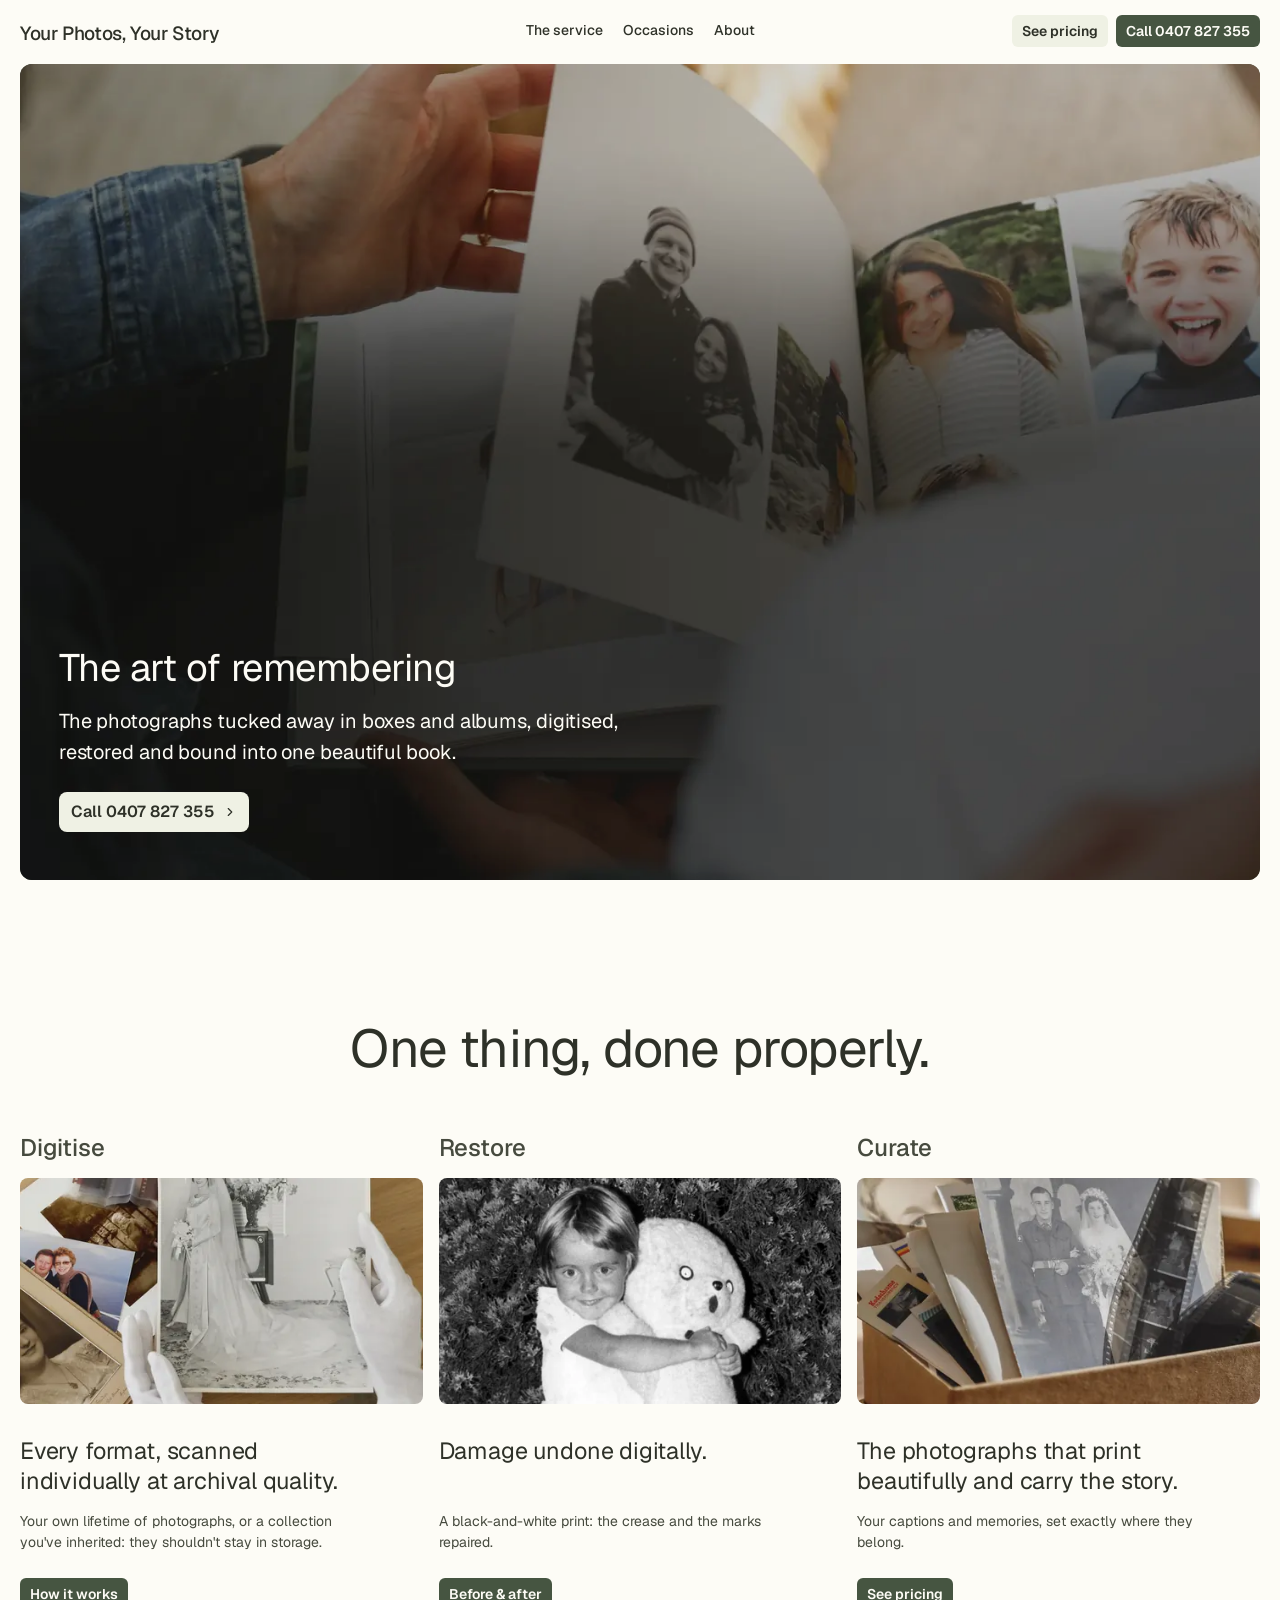
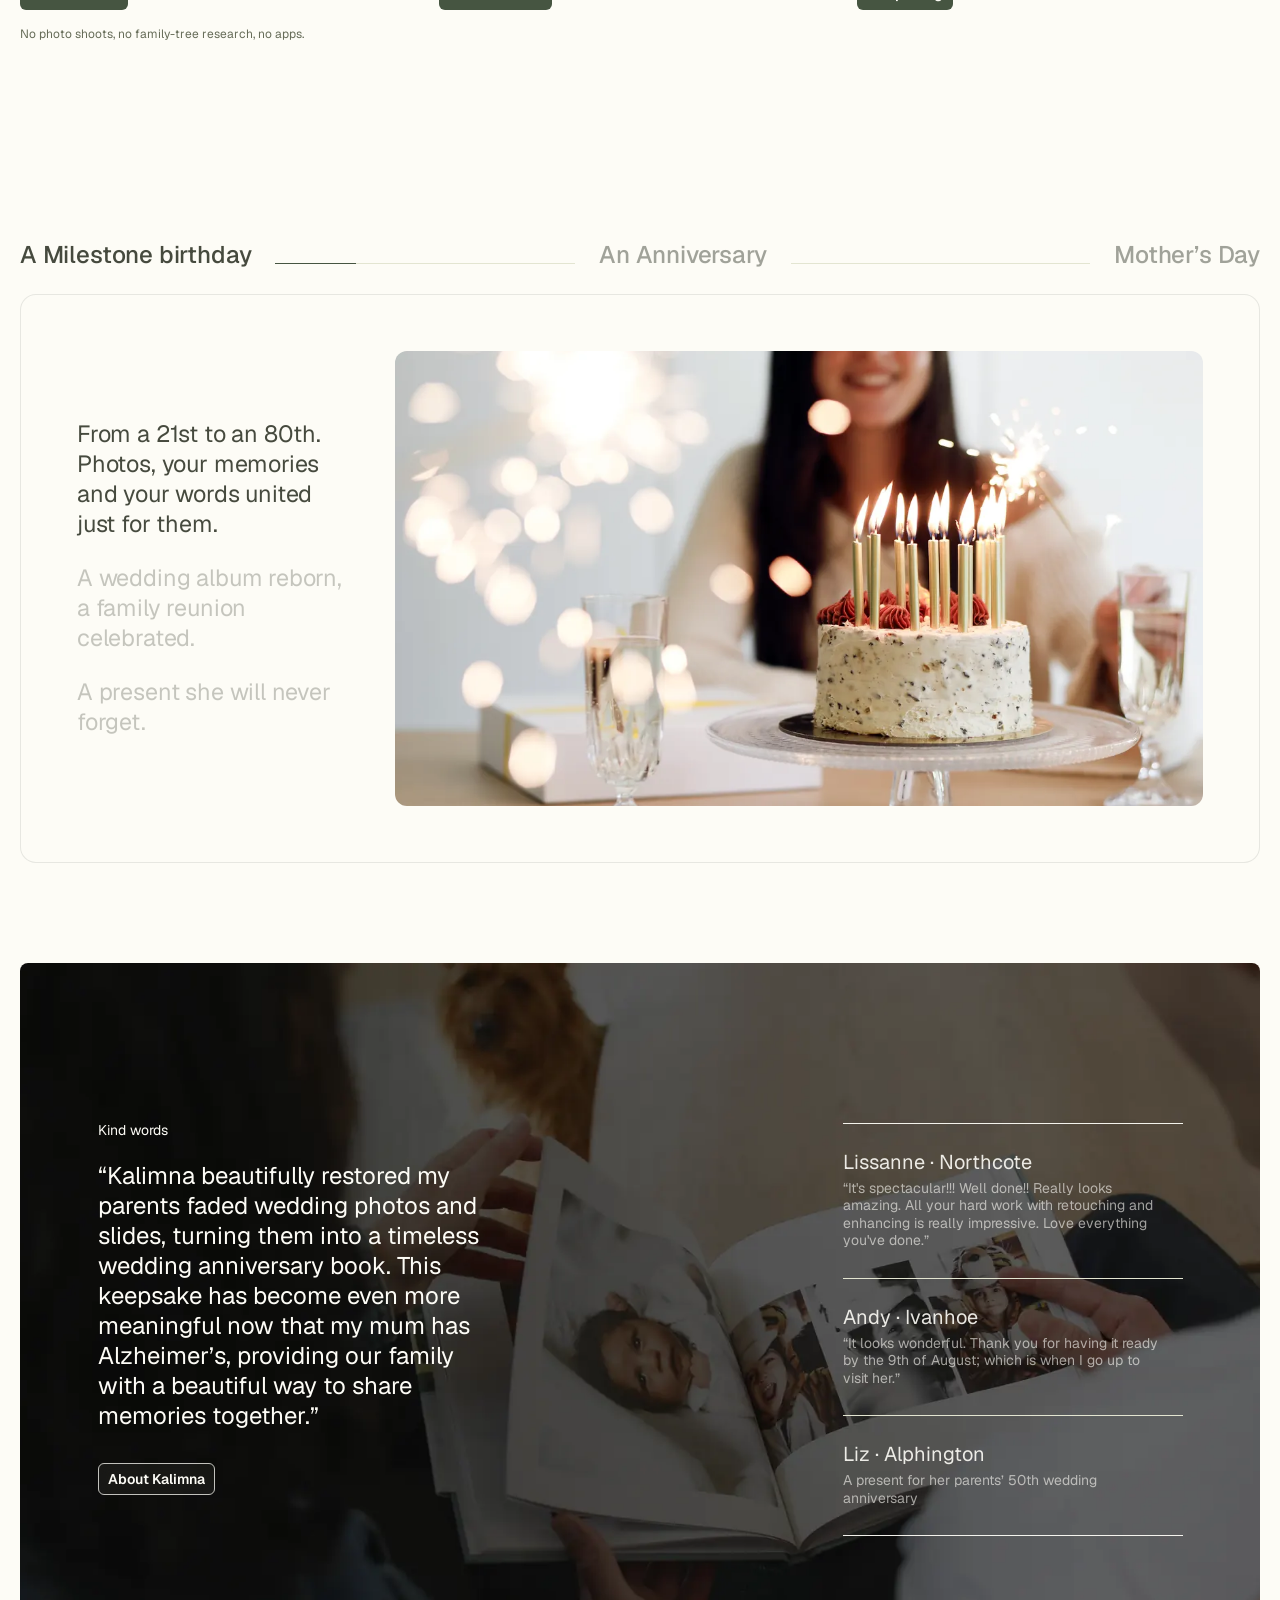
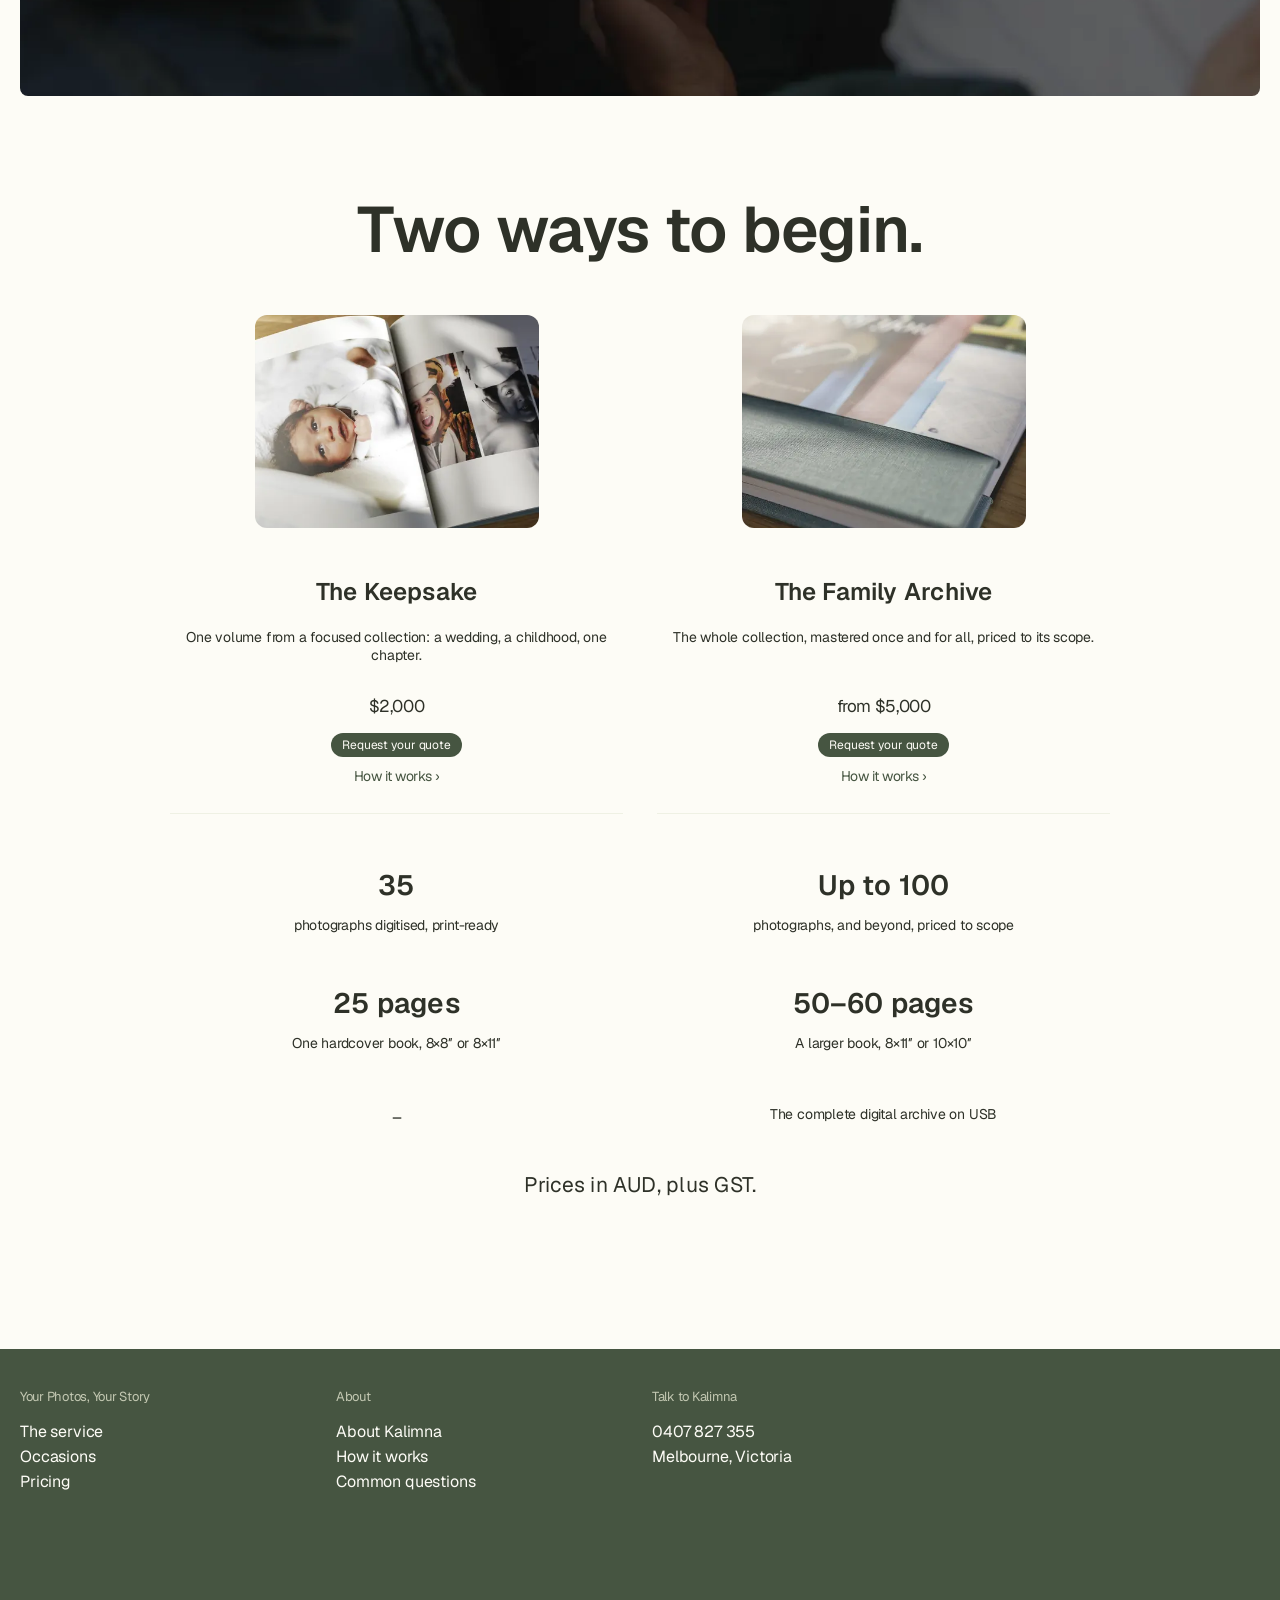
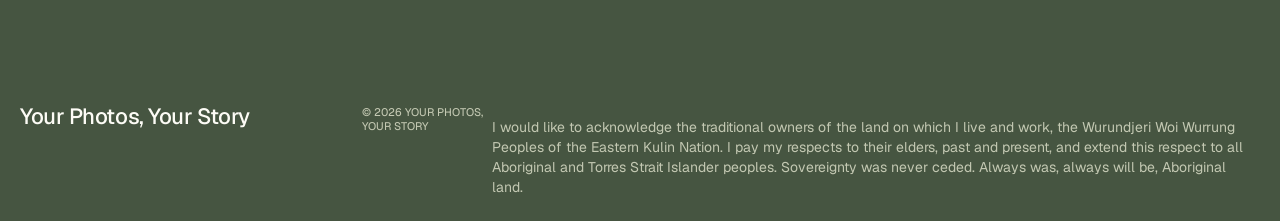
<file: version-b/index.html>
<!DOCTYPE html>
<html class="bg-white" lang="en-AU" style="scroll-behavior: smooth"><head><meta name="robots" content="noindex, nofollow"><meta charset="utf-8"/><meta content="width=device-width, initial-scale=1" name="viewport"/><title>Your Photos, Your Story | Bespoke photo books, Melbourne</title><meta content="The photographs tucked away in boxes and albums, digitised, restored and bound into one beautiful book." name="description"/><link as="image" fetchpriority="high" imagesizes="(min-width: 1600px) 1560px, calc(100vw - 40px)" imagesrcset="assets/img/ouverture-480.webp 480w, assets/img/ouverture-800.webp 800w, assets/img/ouverture-1200.webp 1200w, assets/img/ouverture-1600.webp 1600w, assets/img/ouverture-2000.webp 2000w" rel="preload" type="image/webp"/><link href="assets/runway/1acivw-dmxrua.css" rel="stylesheet"/><link href="assets/runway/0yx1wli7ceoo0.css" rel="stylesheet"/><link href="assets/runway/3esltyy580kll.css" rel="stylesheet"/><link href="assets/kr-fonts.css" rel="stylesheet"/><link href="assets/kr-runway.css" rel="stylesheet"/><script defer="" src="assets/kr-runway.js"></script></head><body class="abcnormal_d55cd778-module__KOiC8a__variable timesnow_bd5a815e-module__7PsZNG__variable font-sans flex min-h-screen flex-col" id="layout"><header class="fixed z-40 w-full bg-opacity-95 py-4 transition-all duration-200 lg:py-0 top-0 text-offBlack"><div aria-hidden="true" class="absolute inset-0 -z-10 bg-white/95 backdrop-blur-md transition-opacity duration-200 opacity-0"></div><div class="rw-container"><div class="static z-10 flex items-center justify-between"><div class="relative z-20 lg:flex-1"><a aria-label="Your Photos, Your Story home" class="relative inline-flex translate-y-1 items-center" href="index.html"><span class="kr-logo">Your Photos, Your Story</span></a></div><div><nav aria-label="Primary"><ul class="relative z-20 hidden cursor-pointer items-center justify-center lg:flex"><li class="py-3.5 transition-all duration-200 opacity-100"><a class="inline-flex items-center gap-1.5 whitespace-nowrap px-2.5 py-2 text-sm font-medium leading-tight min-[1440px]:px-3 min-[1440px]:text-base" href="index.html#the-service">The service</a></li><li class="py-3.5 transition-all duration-200 opacity-100"><a class="inline-flex items-center gap-1.5 whitespace-nowrap px-2.5 py-2 text-sm font-medium leading-tight min-[1440px]:px-3 min-[1440px]:text-base" href="index.html#occasions">Occasions</a></li><li class="py-3.5 transition-all duration-200 opacity-100"><a class="inline-flex items-center gap-1.5 whitespace-nowrap px-2.5 py-2 text-sm font-medium leading-tight min-[1440px]:px-3 min-[1440px]:text-base" href="about.html">About</a></li></ul></nav></div><div class="relative z-20 flex items-center justify-end gap-2 lg:flex-1"><a class="font-semibold transition-all duration-150 inline-flex items-center justify-center focus-visible:outline-none focus-visible:ring-2 focus-visible:ring-offset-2 focus-visible:ring-blue-500 py-1.5 px-2.5 text-sm leading-5 gap-2 rounded-md bg-[#EEF1F5] text-[#1A1A1A] hover:bg-[#E7EAF0] active:bg-[#F5F7FA] shrink-0 opacity-0 lg:opacity-100" href="index.html#pricing" role="link" target="_self">See pricing</a><a class="font-semibold transition-all duration-150 inline-flex items-center justify-center focus-visible:outline-none focus-visible:ring-2 focus-visible:ring-offset-2 focus-visible:ring-blue-500 py-1.5 px-2.5 text-sm leading-5 gap-2 rounded-md bg-neutral-800 text-white hover:bg-black active:bg-[#595959] shrink-0 opacity-100" href="tel:0407827355" role="link" target="_self">Call 0407 827 355</a><div aria-controls="wh-menu" aria-expanded="false" aria-label="Open menu" class="ml-1 block p-2 lg:hidden" id="wh-menu-open" role="button" tabindex="0"><svg fill="none" height="9" viewbox="0 0 23 9" width="23" xmlns="http://www.w3.org/2000/svg"><rect class="fill-current" height="1" width="23"></rect><rect class="fill-current" height="1" width="23" y="4"></rect><rect class="fill-current" height="1" width="23" y="8"></rect></svg></div><div class="fixed left-0 top-0 z-50 h-full w-full overflow-y-scroll bg-white p-6 text-offBlack" hidden="" id="wh-menu"><div class="mb-6 flex items-center justify-between"><div><span class="kr-logo">Your Photos, Your Story</span></div><div aria-label="Close menu" class="p-3" id="wh-menu-close" role="button" tabindex="0"><svg fill="none" height="17" viewbox="0 0 17 17" width="17" xmlns="http://www.w3.org/2000/svg"><path class="fill-current" d="M16.97 16.26L9.19 8.49L16.97 0.71L16.26 0L8.49 7.78L0.71 0L0 0.71L7.78 8.49L0 16.26L0.71 16.97L8.49 9.19L16.26 16.97L16.97 16.26Z"></path></svg></div></div><div class="pt-9"><div class="border-b border-mediumGray py-3"><div class="flex cursor-pointer items-center justify-between"><a class="rw-h2 text-offBlack" href="index.html#the-service">The service</a></div></div><div class="border-b border-mediumGray py-3"><div class="flex cursor-pointer items-center justify-between"><a class="rw-h2 text-offBlack" href="index.html#occasions">Occasions</a></div></div><div class="border-b border-mediumGray py-3"><div class="flex cursor-pointer items-center justify-between"><a class="rw-h2 text-offBlack" href="about.html">About</a></div></div></div><a class="font-semibold transition-all duration-150 inline-flex items-center justify-center focus-visible:outline-none focus-visible:ring-2 focus-visible:ring-offset-2 focus-visible:ring-blue-500 px-3 py-2 text-base leading-6 gap-2 rounded-lg bg-neutral-800 text-white hover:bg-black active:bg-[#595959] mt-4 w-full" href="tel:0407827355" role="link" target="_self">Call 0407 827 355</a><a class="font-semibold transition-all duration-150 inline-flex items-center justify-center focus-visible:outline-none focus-visible:ring-2 focus-visible:ring-offset-2 focus-visible:ring-blue-500 px-3 py-2 text-base leading-6 gap-2 rounded-lg bg-white outline outline-1 outline-[#E0E4EB] -outline-offset-1 text-[#1A1A1A] hover:bg-[#F5F7FA] active:bg-[#EEF1F5] mt-2 w-full" href="index.html#pricing" role="link" target="_self">See pricing</a></div></div></div></div></header><div class="flex-1"><main><section class="w-full min-w-0 bg-white" data-header-color="dark"><div class="relative flex w-full flex-col overflow-hidden text-white h-[90vh] max-h-[660px] min-h-[500px] lg:h-[calc((min(100vw,1600px)-40px)*9/21+64px)] lg:max-h-none kr-ouverture"><div class="absolute inset-0 mt-16 transition-all duration-200"><div class="rw-container h-full w-full"><div class="relative h-full w-full overflow-hidden rounded-xl bg-offBlack"><picture><source sizes="(min-width: 1600px) 1560px, calc(100vw - 40px)" srcset="assets/img/ouverture-480.webp 480w, assets/img/ouverture-800.webp 800w, assets/img/ouverture-1200.webp 1200w, assets/img/ouverture-1600.webp 1600w, assets/img/ouverture-2000.webp 2000w" type="image/webp"/><img alt="Hands turning the page of a photo book of family photographs" class="absolute inset-0 h-full w-full object-cover" decoding="async" fetchpriority="high" height="1125" loading="eager" src="assets/img/ouverture.jpg" width="2000"/></picture><div class="absolute inset-0 bg-black/20"></div></div></div></div><div class="absolute inset-0 mt-16 transition-all duration-200"><div class="rw-container relative flex h-full w-full"><div class="mx-auto mb-12 mt-auto w-11/12 px-4 md:w-full lg:w-15/16 lg:px-0"><div class="flex flex-col items-start gap-4"><h1 class="rw-display-m text-white max-w-3xl">The art of remembering</h1><p class="rw-paragraph-l text-white max-w-xl">The photographs tucked away in boxes and albums, digitised, restored and bound into one beautiful book.</p><div class="flex flex-wrap items-center gap-4 mt-2"><a class="font-semibold transition-all duration-150 inline-flex items-center justify-center focus-visible:outline-none focus-visible:ring-2 focus-visible:ring-offset-2 focus-visible:ring-blue-500 px-3 py-2 text-base leading-6 gap-2 rounded-lg bg-[#F7F7F7] text-[#0C0C0C] hover:bg-[#E7EAF0] active:bg-[#DCDCDC]" href="tel:0407827355" role="link" target="_self">Call 0407 827 355<span aria-hidden="true" class="flex shrink-0 items-center justify-center"><svg aria-hidden="true" class="lucide lucide-chevron-right" fill="none" height="14" stroke="currentColor" stroke-linecap="round" stroke-linejoin="round" stroke-width="2" viewbox="0 0 24 24" width="14" xmlns="http://www.w3.org/2000/svg"><path d="m9 18 6-6-6-6"></path></svg></span></a></div></div></div></div></div></div></section><section class="w-full min-w-0 py-[100px] mt-0 lg:mt-10" data-header-color="dark" id="the-service"><div class="rw-container"><div class="mx-auto w-full max-w-full"><h2 class="rw-display-l text-offBlack mx-auto mb-14 max-w-5xl text-center">One thing, done properly.</h2><div class="grid grid-cols-1 md:grid-cols-2 lg:grid-cols-3 gap-6 lg:gap-4"><div class="grid row-span-6 grid-rows-subgrid gap-y-0"><h3 class="rw-h5 font-medium mb-4">Digitise</h3><div class="relative aspect-video overflow-hidden rounded-lg"><picture><source sizes="(min-width: 1024px) 31vw, calc(100vw - 40px)" srcset="assets/img/digitise-480.webp 480w, assets/img/digitise-800.webp 800w, assets/img/digitise-1200.webp 1200w" type="image/webp"/><img alt="Gloved hands holding an old wedding photograph" class="absolute inset-0 h-full w-full scale-[1.01] object-cover" decoding="async" height="675" loading="lazy" src="assets/img/digitise.jpg" width="1200"/></picture></div><p class="rw-display-xs text-offBlack mt-8 lg:pr-8 xl:pr-16">Every format, scanned individually at archival quality.</p><p class="rw-paragraph-s text-darkText mt-4 lg:pr-8 xl:pr-16">Your own lifetime of photographs, or a collection you've inherited: they shouldn't stay in storage.</p><div class="flex flex-wrap items-center gap-2 self-start pt-6"><a class="font-semibold transition-all duration-150 inline-flex items-center justify-center focus-visible:outline-none focus-visible:ring-2 focus-visible:ring-offset-2 focus-visible:ring-blue-500 py-1.5 px-2.5 text-sm leading-5 gap-2 rounded-md bg-neutral-800 text-white hover:bg-black active:bg-[#595959]" href="about.html#how-it-works" role="link" target="_self">How it works</a></div><p class="rw-caption text-darkGray mt-4">No photo shoots, no family-tree research, no apps.</p></div><div class="grid row-span-6 grid-rows-subgrid gap-y-0"><h3 class="rw-h5 font-medium mb-4">Restore</h3><div class="relative aspect-video overflow-hidden rounded-lg"><picture><source sizes="(min-width: 1024px) 31vw, calc(100vw - 40px)" srcset="assets/img/restaure-480.webp 480w, assets/img/restaure-800.webp 800w, assets/img/restaure-1200.webp 1200w" type="image/webp"/><img alt="A restored black-and-white photograph of a little girl hugging a teddy bear" class="absolute inset-0 h-full w-full scale-[1.01] object-cover" decoding="async" height="675" loading="lazy" src="assets/img/restaure.jpg" width="1200"/></picture></div><p class="rw-display-xs text-offBlack mt-8 lg:pr-8 xl:pr-16">Damage undone digitally.</p><p class="rw-paragraph-s text-darkText mt-4 lg:pr-8 xl:pr-16">A black-and-white print: the crease and the marks repaired.</p><div class="flex flex-wrap items-center gap-2 self-start pt-6"><a class="font-semibold transition-all duration-150 inline-flex items-center justify-center focus-visible:outline-none focus-visible:ring-2 focus-visible:ring-offset-2 focus-visible:ring-blue-500 py-1.5 px-2.5 text-sm leading-5 gap-2 rounded-md bg-neutral-800 text-white hover:bg-black active:bg-[#595959]" href="about.html#before-after" role="link" target="_self">Before &amp; after</a></div></div><div class="grid row-span-6 grid-rows-subgrid gap-y-0"><h3 class="rw-h5 font-medium mb-4">Curate</h3><div class="relative aspect-video overflow-hidden rounded-lg"><picture><source sizes="(min-width: 1024px) 31vw, calc(100vw - 40px)" srcset="assets/img/page-480.webp 480w, assets/img/page-800.webp 800w, assets/img/page-1200.webp 1200w" type="image/webp"/><img alt="A box of old family prints, negatives and film" class="absolute inset-0 h-full w-full scale-[1.01] object-cover" decoding="async" height="675" loading="lazy" src="assets/img/page.jpg" width="1200"/></picture></div><p class="rw-display-xs text-offBlack mt-8 lg:pr-8 xl:pr-16">The photographs that print beautifully and carry the story.</p><p class="rw-paragraph-s text-darkText mt-4 lg:pr-8 xl:pr-16">Your captions and memories, set exactly where they belong.</p><div class="flex flex-wrap items-center gap-2 self-start pt-6"><a class="font-semibold transition-all duration-150 inline-flex items-center justify-center focus-visible:outline-none focus-visible:ring-2 focus-visible:ring-offset-2 focus-visible:ring-blue-500 py-1.5 px-2.5 text-sm leading-5 gap-2 rounded-md bg-neutral-800 text-white hover:bg-black active:bg-[#595959]" href="index.html#pricing" role="link" target="_self">See pricing</a></div></div></div></div></div></section><section class="w-full min-w-0 py-[100px]" data-header-color="dark" data-wh-onglets='[{"src": "assets/img/anniversaire.jpg", "webp": "assets/img/anniversaire-480.webp 480w, assets/img/anniversaire-800.webp 800w, assets/img/anniversaire-1200.webp 1200w, assets/img/anniversaire-1600.webp 1600w, assets/img/anniversaire-2000.webp 2000w", "alt": "A birthday cake with candles at a family celebration"}, {"src": "assets/img/noces.jpg", "webp": "assets/img/noces-480.webp 480w, assets/img/noces-800.webp 800w, assets/img/noces-864.webp 864w", "alt": "A married couple holding hands"}, {"src": "assets/img/meres.jpg", "webp": "assets/img/meres-480.webp 480w, assets/img/meres-800.webp 800w, assets/img/meres-1200.webp 1200w, assets/img/meres-1600.webp 1600w, assets/img/meres-2000.webp 2000w", "alt": "A mother with her children on the sofa"}]' id="occasions"><div class="rw-container"><div class="mx-auto w-full max-w-full"><div class="flex flex-wrap items-center gap-x-6 gap-y-1 md:flex-nowrap"><button aria-current="true" class="cursor-pointer" data-wh-onglet="0" type="button"><span class="rw-h5 whitespace-nowrap !leading-none font-medium transition-opacity duration-200 opacity-100">A Milestone birthday</span></button><div class="relative hidden h-px flex-1 overflow-hidden bg-lightGray md:block self-end mb-1.5"><div class="absolute inset-y-0 left-0 bg-offBlack" data-wh-piste="0" style="width: 0%"></div></div><button aria-current="false" class="cursor-pointer" data-wh-onglet="1" type="button"><span class="rw-h5 whitespace-nowrap !leading-none font-medium transition-opacity duration-200 opacity-50 hover:opacity-80">An Anniversary</span></button><div class="relative hidden h-px flex-1 overflow-hidden bg-lightGray md:block self-end mb-1.5"><div class="absolute inset-y-0 left-0 bg-offBlack" data-wh-piste="1" style="width: 0%"></div></div><button aria-current="false" class="cursor-pointer" data-wh-onglet="2" type="button"><span class="rw-h5 whitespace-nowrap !leading-none font-medium transition-opacity duration-200 opacity-50 hover:opacity-80">Mother’s Day</span></button></div><div class="mt-6"><div style="opacity:1"><div class="rounded-2xl border border-black/10 bg-white p-8 lg:p-14"><div class="grid grid-cols-1 md:grid-cols-[1fr_3fr] gap-10 lg:gap-12"><div aria-orientation="vertical" class="flex flex-col gap-4 lg:justify-center lg:gap-6" role="tablist"><button aria-controls="wh-panel" aria-selected="true" class="cursor-pointer text-left" data-wh-onglet="0" id="wh-tab-0" role="tab" type="button"><span class="rw-display-xs transition-opacity duration-200 opacity-100">From a 21st to an 80th. Photos, your memories and your words united just for them.</span></button><button aria-controls="wh-panel" aria-selected="false" class="cursor-pointer text-left" data-wh-onglet="1" id="wh-tab-1" role="tab" type="button"><span class="rw-display-xs transition-opacity duration-200 opacity-30 hover:opacity-60">A wedding album reborn, a family reunion celebrated.</span></button><button aria-controls="wh-panel" aria-selected="false" class="cursor-pointer text-left" data-wh-onglet="2" id="wh-tab-2" role="tab" type="button"><span class="rw-display-xs transition-opacity duration-200 opacity-30 hover:opacity-60">A present she will never forget.</span></button></div><div aria-labelledby="wh-tab-0" class="overflow-hidden rounded-xl" id="wh-panel" role="tabpanel" style="opacity:1; transform:none"><picture><source sizes="(min-width: 768px) 66vw, calc(100vw - 82px)" srcset="assets/img/anniversaire-480.webp 480w, assets/img/anniversaire-800.webp 800w, assets/img/anniversaire-1200.webp 1200w, assets/img/anniversaire-1600.webp 1600w, assets/img/anniversaire-2000.webp 2000w" type="image/webp"/><img alt="A birthday cake with candles at a family celebration" class="aspect-video w-full scale-[1.01] object-cover" decoding="async" height="1125" loading="lazy" src="assets/img/anniversaire.jpg" width="2000"/></picture></div></div></div></div></div></div></div></section><section class="" id="kind-words"><div class="rw-container"><div class="rounded-lg overflow-hidden text-white relative"><div class="absolute inset-0"><picture><source sizes="100vw" srcset="assets/img/avis-480.webp 480w, assets/img/avis-800.webp 800w, assets/img/avis-1200.webp 1200w, assets/img/avis-1600.webp 1600w, assets/img/avis-2000.webp 2000w" type="image/webp"/><img alt="A couple looking through a family photo book" class="w-full h-full object-cover absolute inset-0" decoding="async" height="1125" loading="lazy" src="assets/img/avis.jpg" width="2000"/></picture></div><div class="w-11/12 md:w-14/16 mx-auto relative py-20 md:py-32 lg:py-40"><div class="flex flex-col md:flex-row justify-between gap-10"><div class="w-full md:w-1/2 lg:w-6/16 mb-12 md:mb-0"><div class="text-[12px] lg:text-[14px] !leading-none mb-6">Kind words</div><div class="!leading-tight text-[18px] md:text-[18px] lg:text-[20px] xl:text-[24px]">“Kalimna beautifully restored my parents faded wedding photos and slides, turning them into a timeless wedding anniversary book. This keepsake has become even more meaningful now that my mum has Alzheimer’s, providing our family with a beautiful way to share memories together.”</div><a class="font-semibold transition-all duration-150 inline-flex items-center justify-center focus-visible:outline-none focus-visible:ring-2 focus-visible:ring-offset-2 focus-visible:ring-blue-500 py-1.5 px-2.5 text-sm leading-5 gap-2 rounded-md bg-[#F7F7F7]/5 backdrop-blur text-white outline outline-1 outline-white/75 -outline-offset-1 hover:bg-[#F7F7F7]/15 active:bg-[#F7F7F7]/25 mt-8" href="about.html" role="link" target="_self">About Kalimna</a></div><div class="w-full md:w-1/2 lg:w-5/16"><div class="border-t border-b border-white/95 divide-y"><div class="flex flex-col relative py-7 group"><div class="flex justify-between"><h4 class="!leading-none mb-2 text-white/90 group-hover:text-white transition-colors duration-200 ease-linear text-[18px] xl:text-[20px]">Lissanne · Northcote</h4></div><p class="leading-tight text-white/60 pr-4 group-hover:text-white/90 transition-colors duration-200 ease-linear text-[12px] lg:text-[12px] xl:text-[14px]">“It's spectacular!!! Well done!! Really looks amazing. All your hard work with retouching and enhancing is really impressive. Love everything you've done.”</p></div><div class="flex flex-col relative py-7 group"><div class="flex justify-between"><h4 class="!leading-none mb-2 text-white/90 group-hover:text-white transition-colors duration-200 ease-linear text-[18px] xl:text-[20px]">Andy · Ivanhoe</h4></div><p class="leading-tight text-white/60 pr-4 group-hover:text-white/90 transition-colors duration-200 ease-linear text-[12px] lg:text-[12px] xl:text-[14px]">“It looks wonderful. Thank you for having it ready by the 9th of August; which is when I go up to visit her.”</p></div><div class="flex flex-col relative py-7 group"><div class="flex justify-between"><h4 class="!leading-none mb-2 text-white/90 group-hover:text-white transition-colors duration-200 ease-linear text-[18px] xl:text-[20px]">Liz · Alphington</h4></div><p class="leading-tight text-white/60 pr-4 group-hover:text-white/90 transition-colors duration-200 ease-linear text-[12px] lg:text-[12px] xl:text-[14px]">A present for her parents’ 50th wedding anniversary</p></div></div></div></div></div></div></div></section><section class="section section-compare current-airpods" id="pricing"><link href="assets/apple/compare.built.css" rel="stylesheet"/><link href="assets/apple/globales.css" rel="stylesheet"/>



<div class="viewport-content compare-module-wrapper">
<div class="wrapper">
<h2 class="typography-compare-section-headline">Two ways to begin.</h2>
<div class="compare-grid">
<div class="airpods-4 device">
<div class="image-wrap">

<figure class="kr-offre"><picture><source sizes="(min-width: 735px) 284px, 196px" srcset="assets/img/offre-keepsake-480.webp 480w, assets/img/offre-keepsake-800.webp 800w" type="image/webp"/><img alt="An open photo book with family photographs" class="kr-offre-img" decoding="async" height="600" loading="lazy" src="assets/img/offre-keepsake.jpg" width="800"/></picture></figure>

</div>
<div class="device-content">
<div class="device-content-upper">
<h3 class="typography-compare-device-headline">The Keepsake</h3>
<p class="typography-compare-copy subhead">One volume from a focused collection: a wedding, a childhood, one chapter.</p>
</div>
<div class="device-content-lower">
<p class="typography-compare-price pricing">$2,000</p>
<ul class="links-stacked">
<li>
<a aria-label="Request your quote, The Keepsake" class="button button-reduced" href="tel:0407827355">Request your quote</a>
</li>
<li>
<a aria-label="How it works, The Keepsake" class="icon-wrapper typography-compare-copy learn-more" href="about.html#how-it-works"><span class="icon-copy">How it works</span><span class="icon icon-after more"></span></a> </li>

</ul>
</div>
</div>
</div>


<div class="airpods-4 spatial-audio row">
<div class="feature-wrapper"><p class="typography-compare-subheading subheading">25 pages</p>
 <span class="typography-compare-copy column"><p>One hardcover book, 8×8″ or 8×11″</p>
</span>
</div>
</div>




<div class="airpods-4 single-charge row">
<div class="feature-wrapper">

<p class="typography-compare-subheading subheading">35</p>
<span class="typography-compare-copy column"><p>photographs digitised, print-ready</p>
</span>
</div>
</div>
<div class="airpods-4 case row"><span class=""><p aria-hidden="true" class="mdash">–</p><p class="visuallyhidden">Not included</p></span></div>

<div class="airpods-4-noise-cancellation device">
<div class="image-wrap">

<figure class="kr-offre"><picture><source sizes="(min-width: 735px) 284px, 196px" srcset="assets/img/offre-archive-480.webp 480w, assets/img/offre-archive-800.webp 800w" type="image/webp"/><img alt="The linen cover of a custom photo book" class="kr-offre-img" decoding="async" height="600" loading="lazy" src="assets/img/offre-archive.jpg" width="800"/></picture></figure>

</div>
<div class="device-content">
<div class="device-content-upper">
<h3 class="typography-compare-device-headline">The Family Archive</h3>
<p class="typography-compare-copy subhead">The whole collection, mastered once and for all, priced to its scope.</p>
</div>
<div class="device-content-lower">
<p class="typography-compare-price pricing">from $5,000</p>
<ul class="links-stacked">
<li>
<a aria-label="Request your quote, The Family Archive" class="button button-reduced" href="tel:0407827355">Request your quote</a>
</li>
<li>
<a aria-label="How it works, The Family Archive" class="icon-wrapper typography-compare-copy learn-more" href="about.html#how-it-works"><span class="icon-copy">How it works</span><span class="icon icon-after more"></span></a> </li>

</ul>
</div>
</div>
</div>


<div class="airpods-4-noise-cancellation spatial-audio row">
<div class="feature-wrapper"><p class="typography-compare-subheading subheading">50–60 pages</p>
 <span class="typography-compare-copy column"><p>A larger book, 8×11″ or 10×10″</p>
</span>
</div>
</div>




<div class="airpods-4-noise-cancellation single-charge row">
<div class="feature-wrapper">

<p class="typography-compare-subheading subheading">Up to 100</p>
<span class="typography-compare-copy column"><p>photographs, and beyond, priced to scope</p>
</span>
</div>
</div>
<div class="airpods-4-noise-cancellation case row">
<div class="feature-wrapper">
 <span class="typography-compare-copy column"><p>The complete digital archive on USB</p>
</span>
</div>
</div>























</div>
<p class="typography-compare-section-cta compare-module-cta">Prices in AUD, plus GST.</p>
</div>
</div>
</section></main></div><footer><section class="bg-offBlack pt-10 text-white min-[1600px]:pt-28" data-header-color="light"><div class="rw-container"><div class="flex items-start justify-between" id="footer"><div class="mb-52 grid flex-1 grid-cols-1 gap-10 sm:grid-cols-2 lg:grid-cols-4 lg:gap-x-6 lg:gap-y-14"><div><div class="rw-bodycopy3 mb-4 text-darkGrayAlt">Your Photos, Your Story</div><ul class="flex flex-col items-start"><li class="rw-footercopy mb-1 hover:underline"><a href="index.html#the-service" target="_self">The service</a></li><li class="rw-footercopy mb-1 hover:underline"><a href="index.html#occasions" target="_self">Occasions</a></li><li class="rw-footercopy mb-1 hover:underline"><a href="index.html#pricing" target="_self">Pricing</a></li></ul></div><div><div class="rw-bodycopy3 mb-4 text-darkGrayAlt">About</div><ul class="flex flex-col items-start"><li class="rw-footercopy mb-1 hover:underline"><a href="about.html" target="_self">About Kalimna</a></li><li class="rw-footercopy mb-1 hover:underline"><a href="about.html#how-it-works" target="_self">How it works</a></li><li class="rw-footercopy mb-1 hover:underline"><a href="about.html#common-questions" target="_self">Common questions</a></li></ul></div><div><div class="rw-bodycopy3 mb-4 text-darkGrayAlt">Talk to Kalimna</div><ul class="flex flex-col items-start"><li class="rw-footercopy mb-1 hover:underline"><a href="tel:0407827355" target="_self">0407 827 355</a></li><li class="rw-footercopy mb-1 hover:underline"><a href="about.html" target="_self">Melbourne, Victoria</a></li></ul></div></div></div><div class="relative flex flex-col-reverse gap-8 pb-6 lg:flex-row lg:items-end lg:justify-between lg:gap-0"><div class="flex flex-col lg:flex-row"><span class="kr-logo kr-logo-pied mb-2.5 lg:mr-28">Your Photos, Your Story</span><div class="rw-eyebrow text-footerGray">© 2026 Your Photos, Your Story</div><div class="text-footerGray text-sm mt-3 max-w-3xl">I would like to acknowledge the traditional owners of the land on which I live and work, the Wurundjeri Woi Wurrung Peoples of the Eastern Kulin Nation. I pay my respects to their elders, past and present, and extend this respect to all Aboriginal and Torres Strait Islander peoples. Sovereignty was never ceded. Always was, always will be, Aboriginal land.</div></div></div></div></section></footer></body></html>
</file>
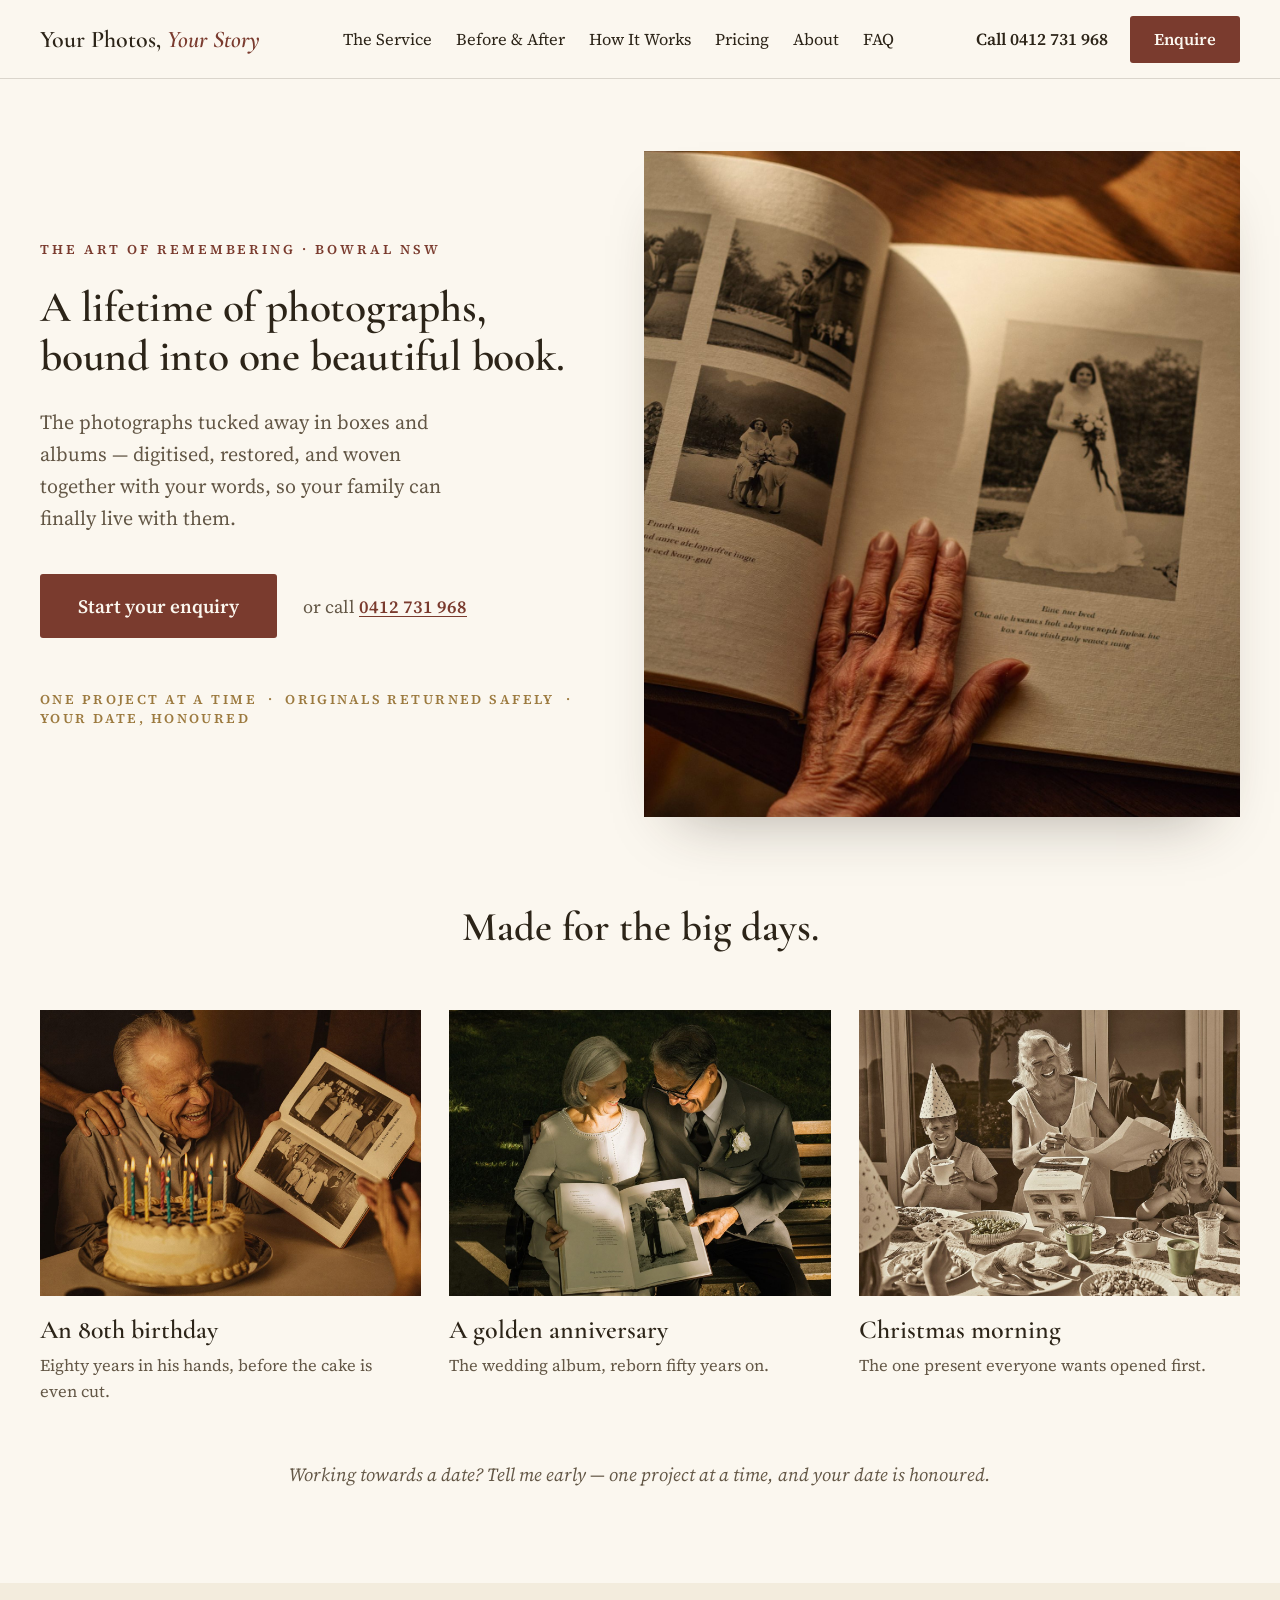
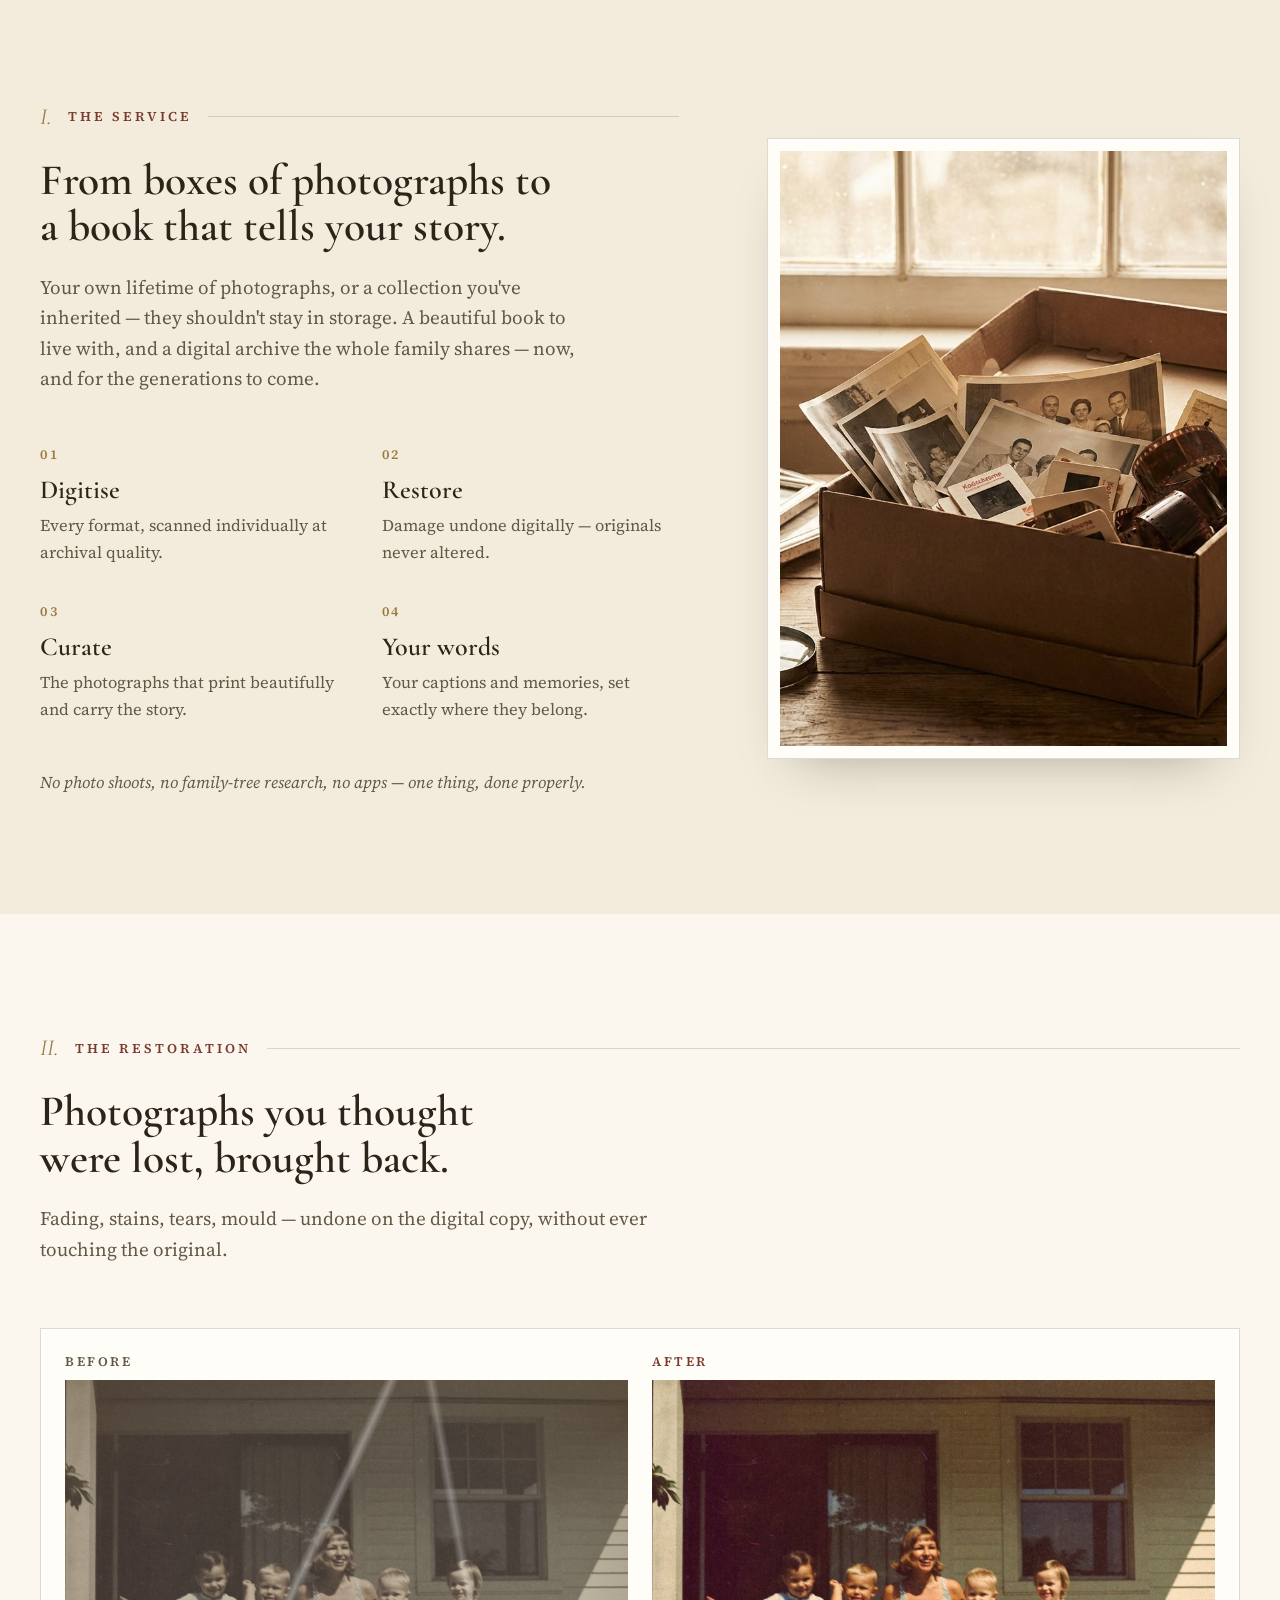
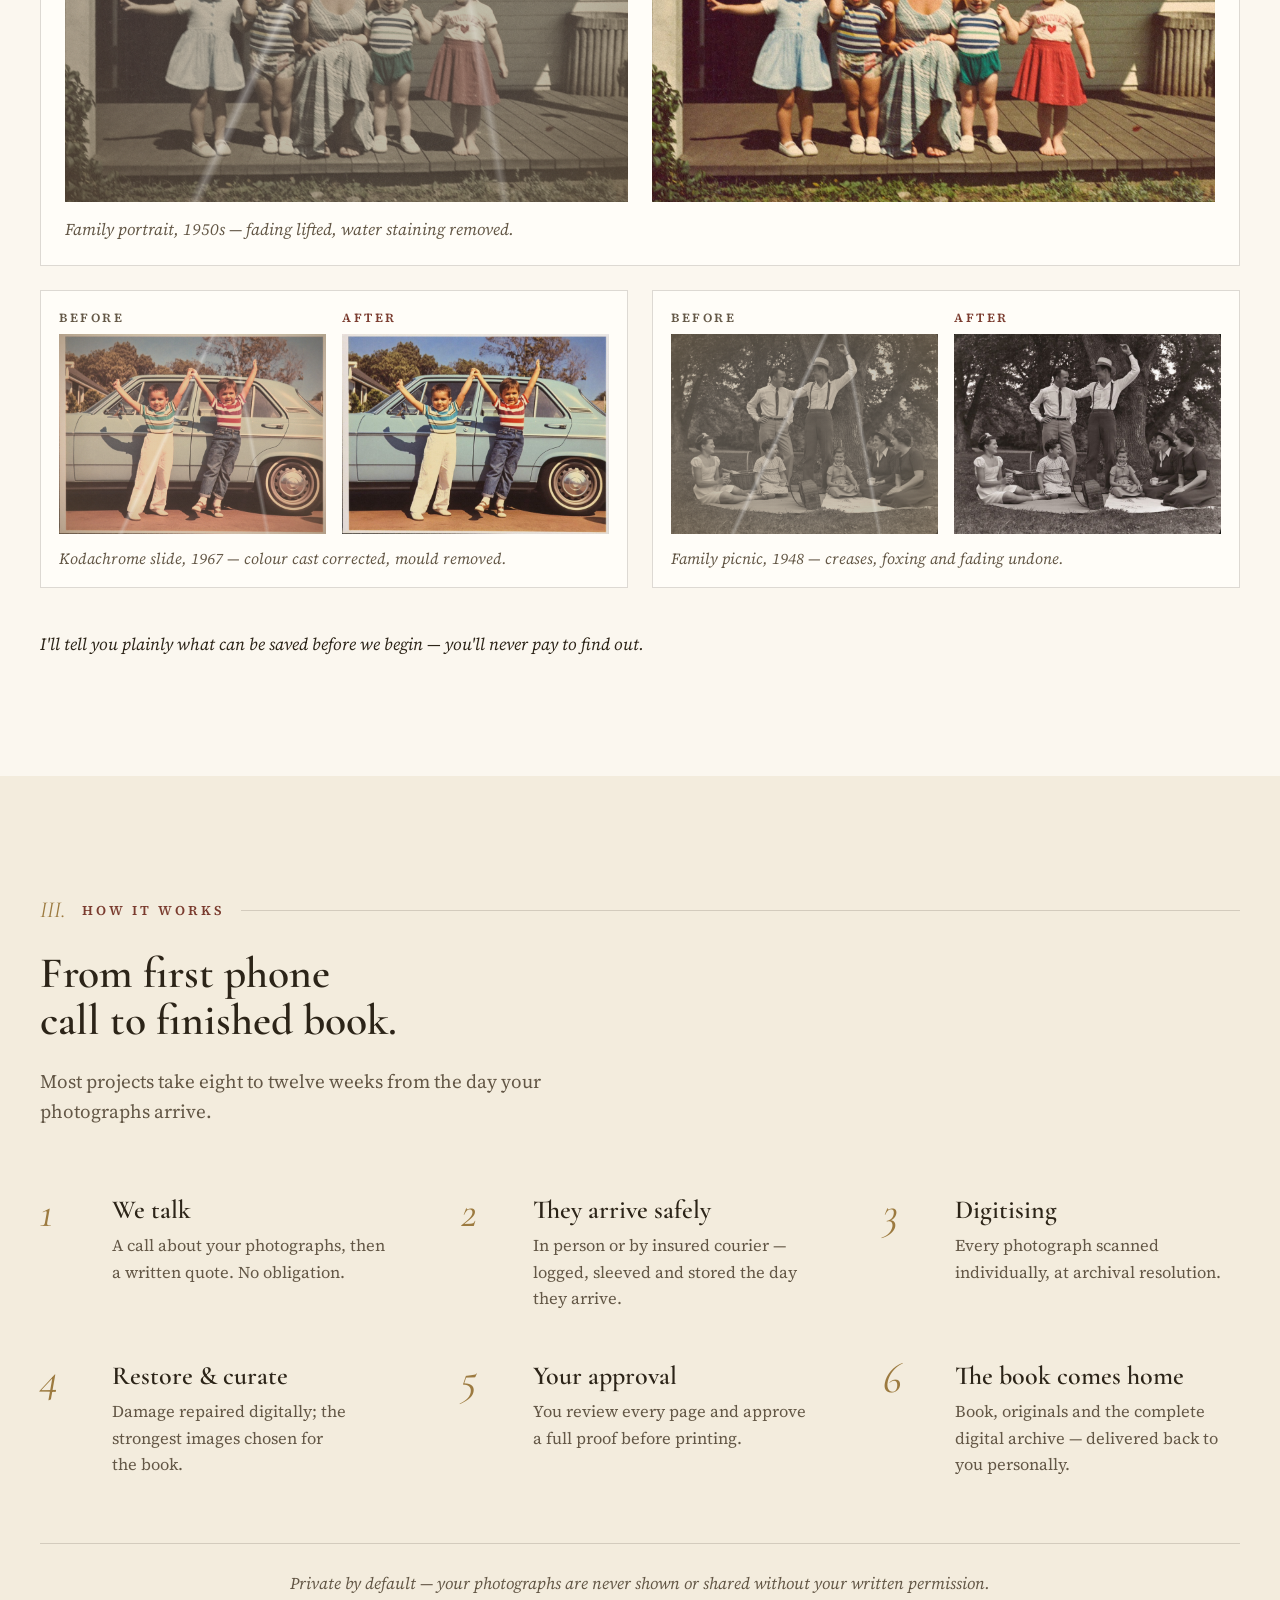
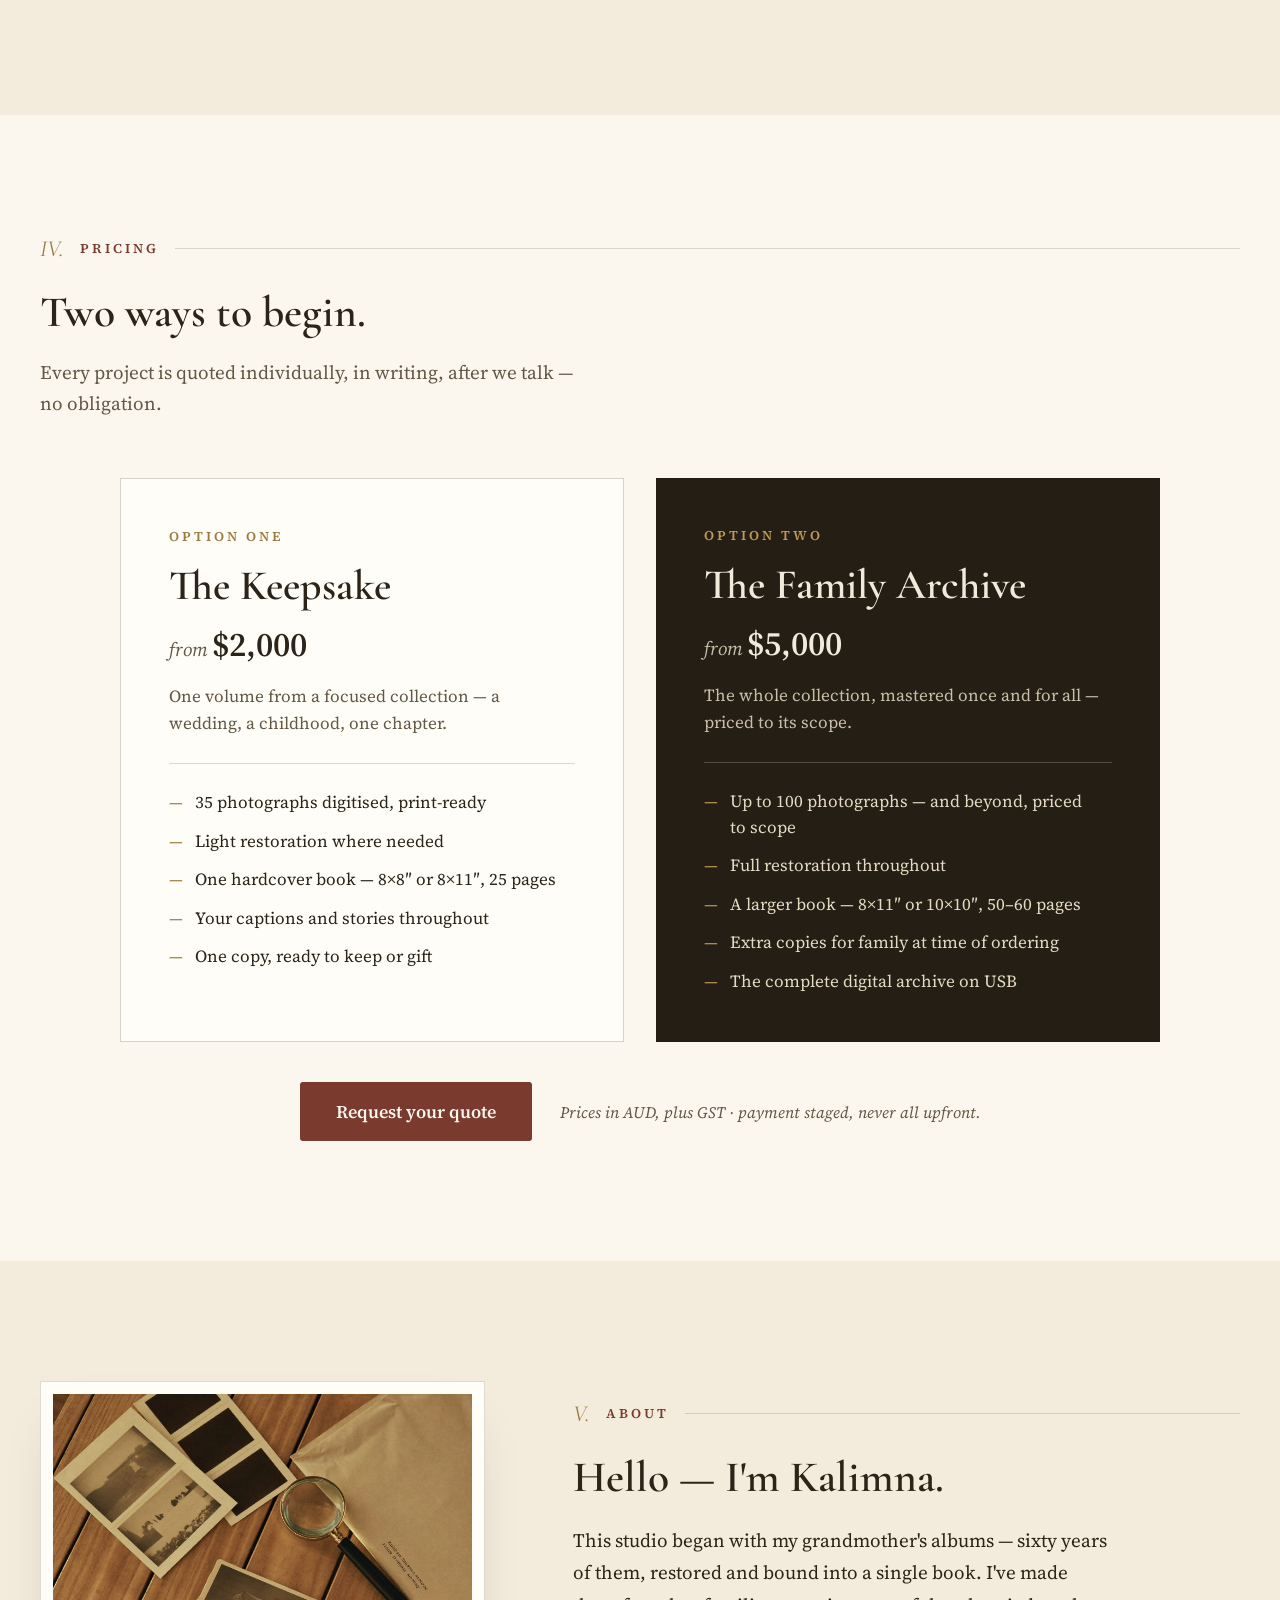
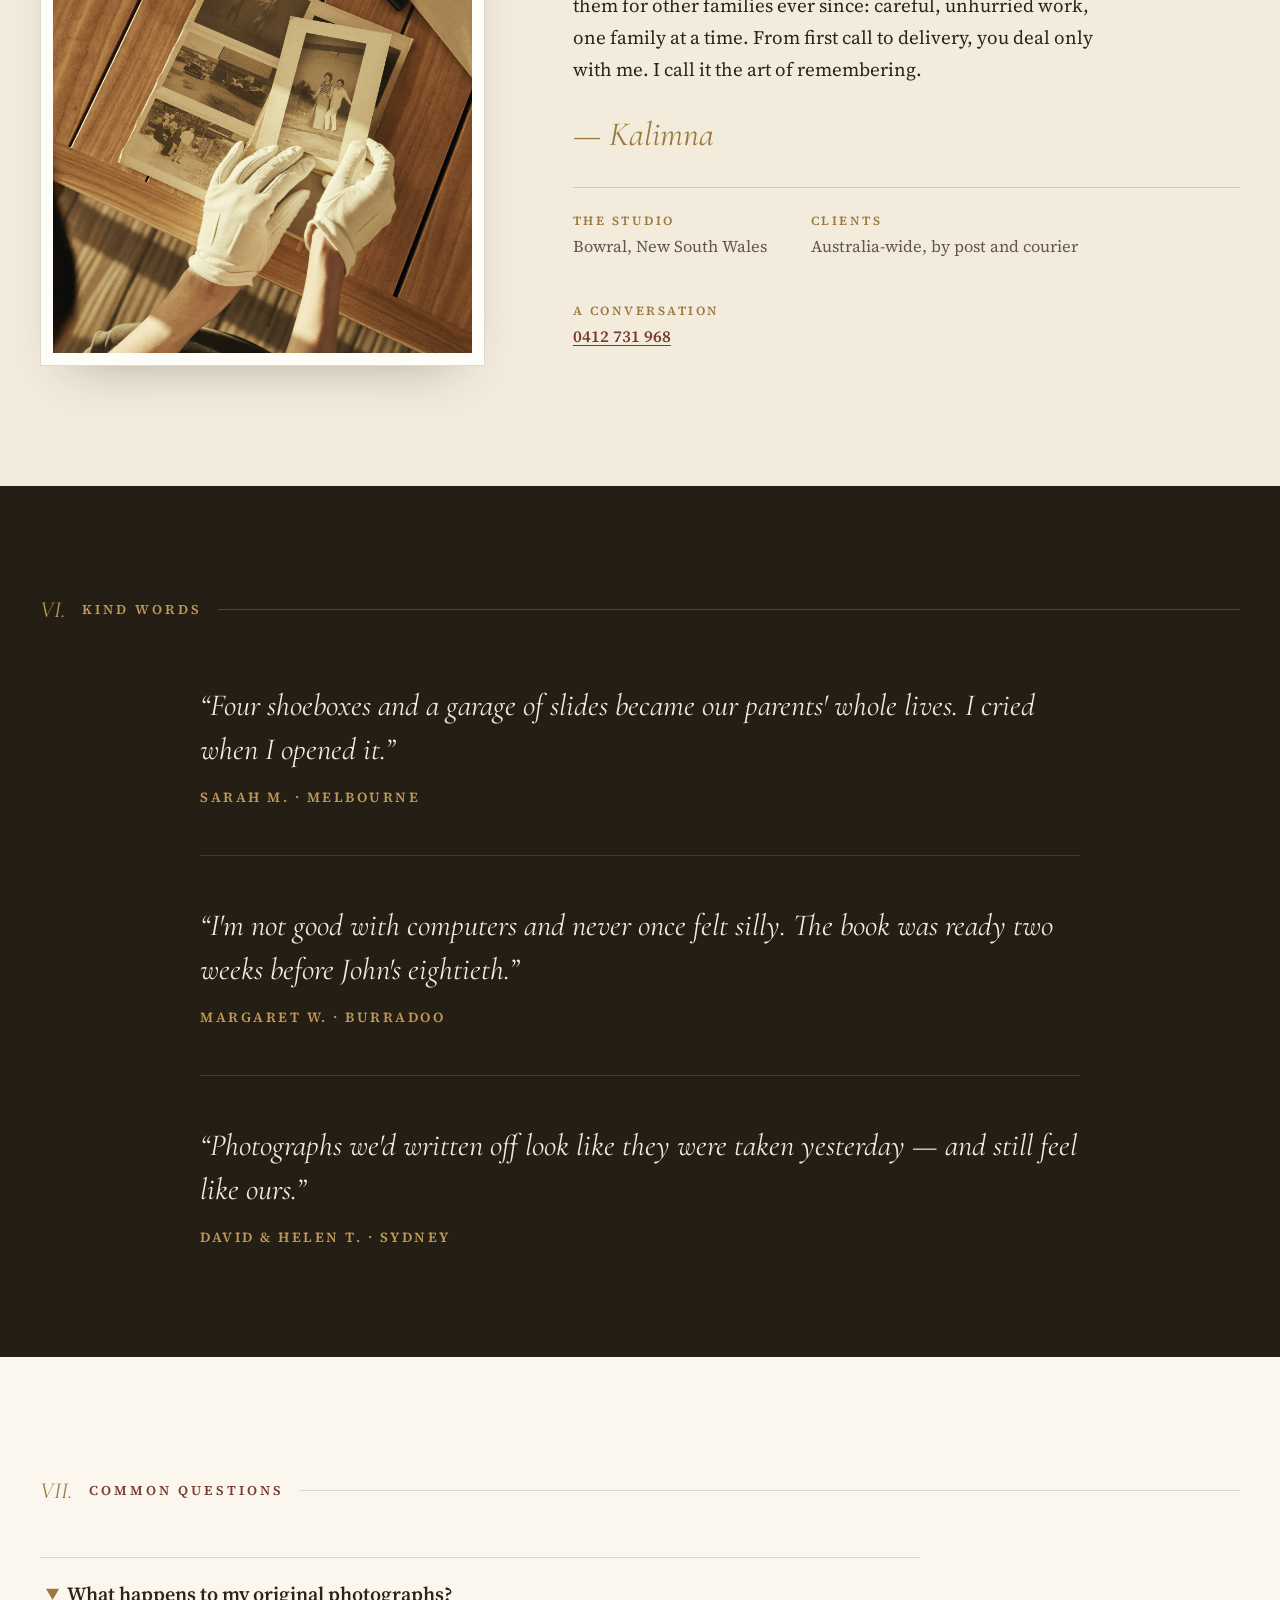
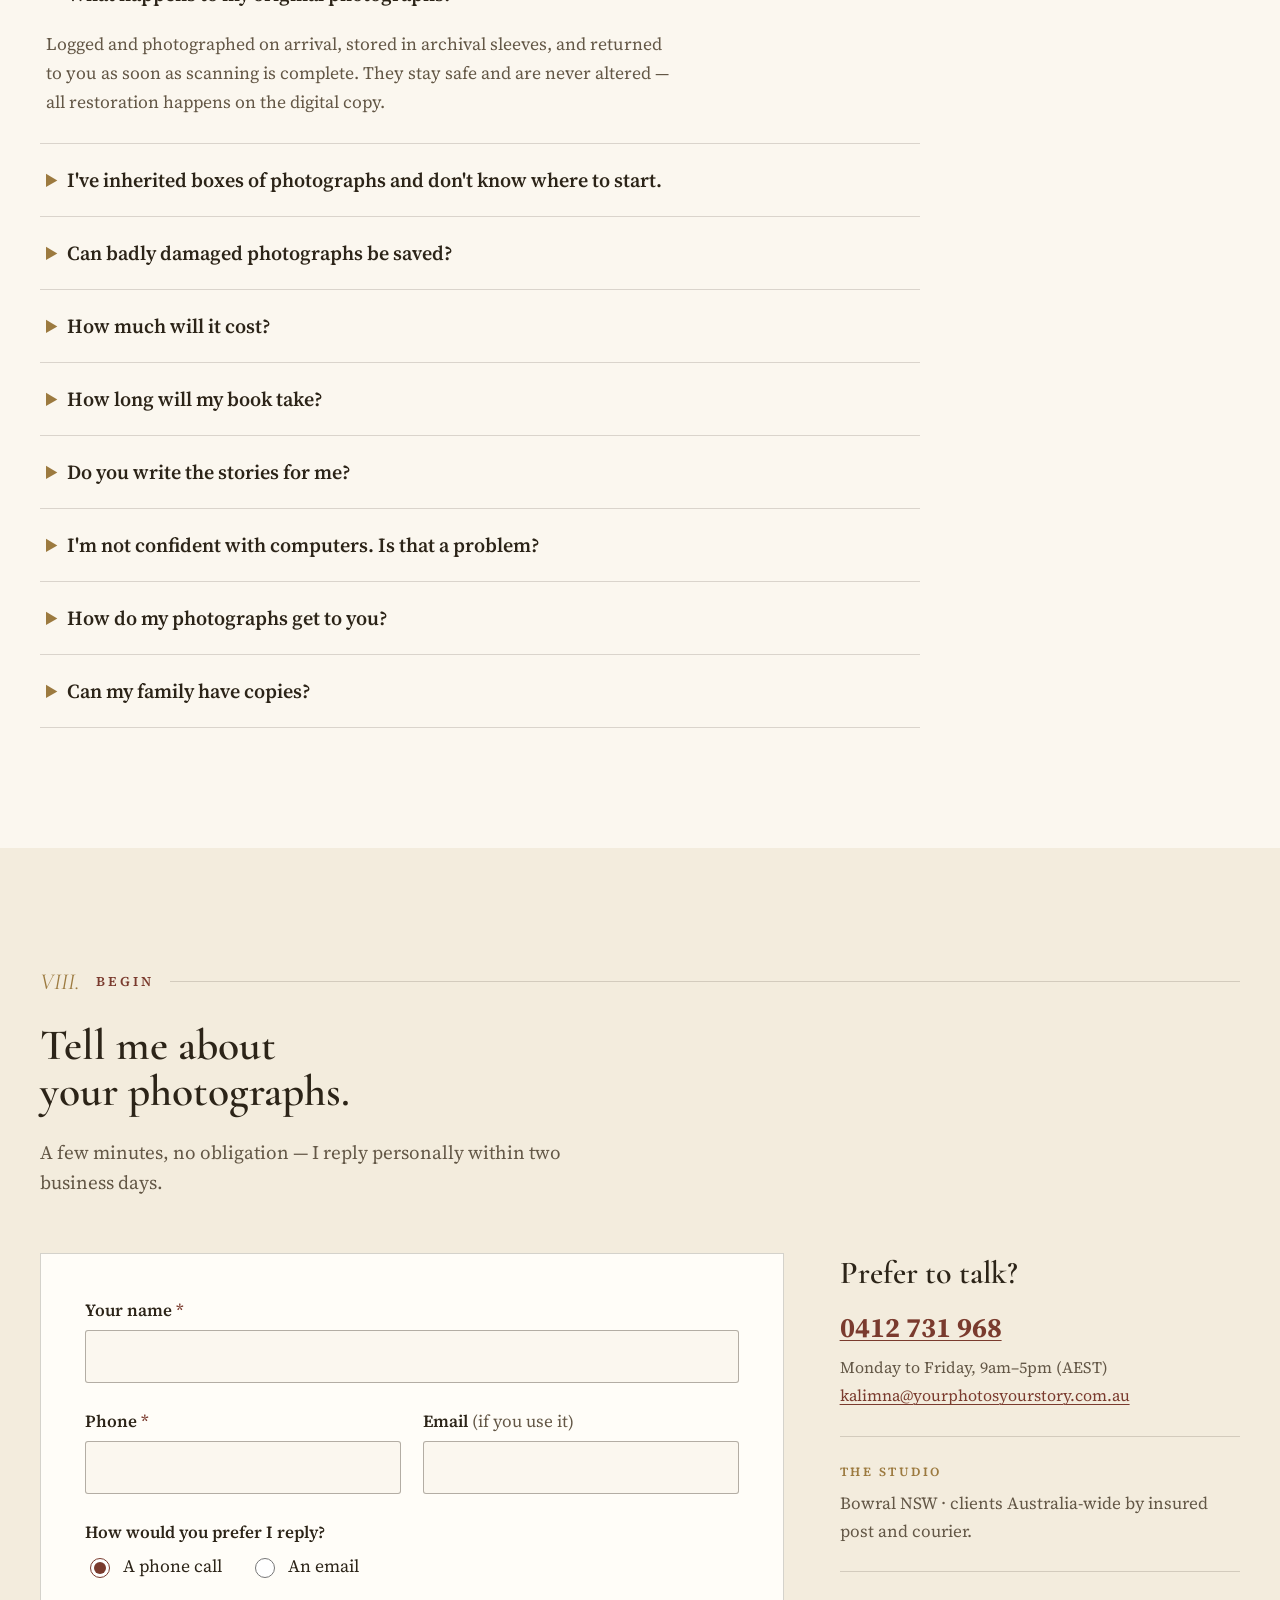
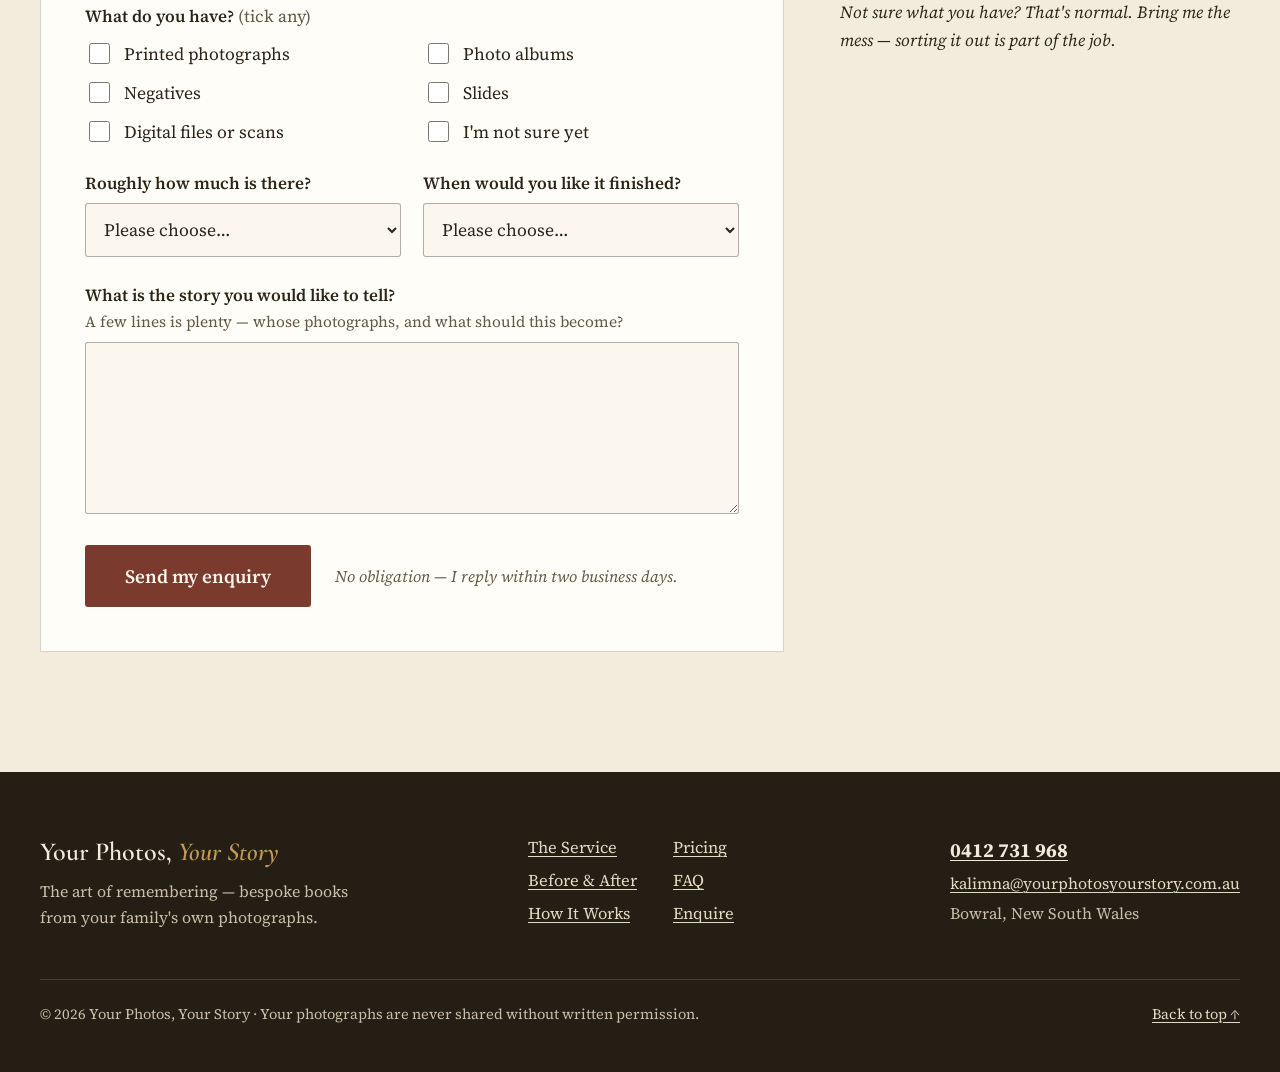
<file: Version-1-photo-on-the-right.html>
﻿<!DOCTYPE html>
<html lang="en-AU">
<head>
<meta charset="utf-8">
<meta name="viewport" content="width=device-width, initial-scale=1">
<title>Your Photos, Your Story — The Art of Remembering · Bespoke photo books, Bowral NSW</title>
<meta name="description" content="The art of remembering. The photographs tucked away in your boxes and albums — digitised, restored, and bound into one beautiful book to live with and hand down. One project at a time, Bowral NSW, clients Australia-wide.">
<link rel="preconnect" href="https://fonts.googleapis.com">
<link rel="preconnect" href="https://fonts.gstatic.com" crossorigin>
<link href="https://fonts.googleapis.com/css2?family=Cormorant+Garamond:ital,wght@0,500;0,600;0,700;1,500;1,600&family=Source+Serif+4:ital,opsz,wght@0,8..60,400..700;1,8..60,400..600&display=swap" rel="stylesheet">
<style>
  html { scroll-behavior: smooth; }
  body { margin: 0; background: #FBF7EF; color: #2C2418; font-family: 'Source Serif 4', Georgia, serif; -webkit-font-smoothing: antialiased; }
  a { color: #7A3B2E; text-decoration: underline; text-underline-offset: 3px; text-decoration-thickness: 1px; }
  a:hover { color: #4B2118; }
  input, select, textarea, button { font: inherit; color: inherit; }
  h1, h2, h3 { text-wrap: balance; }
  p { text-wrap: pretty; }
  summary::marker { color: #9C7A3F; }
  img { display: block; }

  .wrap { max-width: 1320px; margin: 0 auto; padding: 120px 40px; }
  .wrap-hero-top { max-width: 1320px; margin: 0 auto; padding: 72px 40px 0; }
  .wrap-hero-bottom { max-width: 1320px; margin: 0 auto; padding: 88px 40px 96px; }
  .wrap-words { max-width: 1320px; margin: 0 auto; padding: 110px 40px; }
  .wrap-footer { max-width: 1320px; margin: 0 auto; padding: 64px 40px 48px; }
  .headbar { max-width: 1320px; margin: 0 auto; padding: 0 40px; min-height: 78px; display: flex; align-items: center; gap: 28px; flex-wrap: wrap; }

  .btn:hover { background: #5E2B21 !important; }
  .nav-a:hover { color: #7A3B2E !important; text-decoration: underline; text-underline-offset: 4px; }
  .plink:hover { color: #7A3B2E !important; }
  .flink:hover { color: #FFFFFF !important; }
  form input:focus, form select:focus, form textarea:focus { border-color: #7A3B2E !important; box-shadow: 0 0 0 3px rgba(122,59,46,0.14); outline: none; }

  .slot { position: absolute; inset: 0; }
  .slot img { width: 100%; height: 100%; object-fit: cover; }
  .ph { position: absolute; inset: 0; display: flex; align-items: center; justify-content: center; text-align: center; padding: 20px; box-sizing: border-box; background: #EAE1CC; }
  .ph span { font-style: italic; font-size: 15px; line-height: 1.5; color: #8C7A5C; max-width: 26ch; }
  .ph::after { content: ""; position: absolute; inset: 10px; border: 1px dashed rgba(140,122,92,0.45); pointer-events: none; }

  .before-img { filter: sepia(0.45) saturate(0.55) contrast(0.72) brightness(0.92); }
  .before-cast { filter: sepia(0.35) hue-rotate(-18deg) saturate(1.25) contrast(0.82) brightness(1.05); }
  .before-faded { filter: sepia(0.5) contrast(0.6) brightness(1.06) saturate(0.7); }
  .before-wear { position: absolute; inset: 0; pointer-events: none;
    background:
      radial-gradient(ellipse at center, rgba(0,0,0,0) 55%, rgba(84,66,40,0.35) 100%),
      linear-gradient(115deg, rgba(255,255,255,0) 42%, rgba(255,255,255,0.35) 43%, rgba(255,255,255,0) 44%),
      linear-gradient(80deg, rgba(255,255,255,0) 68%, rgba(255,255,255,0.28) 69%, rgba(255,255,255,0) 70%),
      linear-gradient(0deg, rgba(120,90,50,0.12), rgba(120,90,50,0.12)); }

  .hero-img-box { position: relative; height: clamp(520px, 74vh, 740px); background: #EAE1CC; box-shadow: 0 30px 60px -34px rgba(44,36,24,0.4); }

  @media (max-width: 940px) {
    .wrap { padding: 72px 22px; }
    .wrap-hero-top { padding: 44px 22px 0; }
    .wrap-hero-bottom { padding: 48px 22px 64px; }
    .wrap-words { padding: 72px 22px; }
    .wrap-footer { padding: 48px 22px 36px; }
    .headbar { padding: 10px 18px; gap: 14px; }
    .nav-main { display: none !important; }
    .split { grid-template-columns: 1fr !important; gap: 44px !important; }
    .hero-img-box { height: clamp(360px, 55vh, 480px); }
  }
</style>
</head>
<body>

<header style="position:sticky;top:0;z-index:60;background:rgba(251,247,239,0.95);backdrop-filter:blur(8px);border-bottom:1px solid rgba(44,36,24,0.16);">
  <div class="headbar">
    <a href="#top" style="text-decoration:none;color:#2C2418;font-family:'Cormorant Garamond',Georgia,serif;font-size:24px;font-weight:600;white-space:nowrap;">Your Photos, <span style="font-style:italic;color:#7A3B2E;">Your Story</span></a>
    <nav class="nav-main" style="display:flex;gap:24px;flex:1 1 auto;min-width:max-content;justify-content:center;">
      <a class="nav-a" href="#service" style="text-decoration:none;color:#2C2418;font-size:16.5px;white-space:nowrap;">The Service</a>
      <a class="nav-a" href="#restoration" style="text-decoration:none;color:#2C2418;font-size:16.5px;white-space:nowrap;">Before &amp; After</a>
      <a class="nav-a" href="#process" style="text-decoration:none;color:#2C2418;font-size:16.5px;white-space:nowrap;">How It Works</a>
      <a class="nav-a" href="#pricing" style="text-decoration:none;color:#2C2418;font-size:16.5px;white-space:nowrap;">Pricing</a>
      <a class="nav-a" href="#about" style="text-decoration:none;color:#2C2418;font-size:16.5px;white-space:nowrap;">About</a>
      <a class="nav-a" href="#faq" style="text-decoration:none;color:#2C2418;font-size:16.5px;white-space:nowrap;">FAQ</a>
    </nav>
    <div style="display:flex;align-items:center;gap:22px;">
      <!-- ⚠️ NUMÉRO À CONFIRMER avec Kalimna -->
      <a class="plink" href="tel:+61412731968" style="text-decoration:none;color:#2C2418;font-size:17px;font-weight:600;white-space:nowrap;">Call 0412 731 968</a>
      <a class="btn" href="#enquire" style="text-decoration:none;background:#7A3B2E;color:#FBF7EF;font-size:16.5px;font-weight:600;padding:12px 24px;border-radius:3px;white-space:nowrap;">Enquire</a>
    </div>
  </div>
</header>

<main id="top" style="scroll-margin-top:90px;">

  <!-- ======================= HERO ======================= -->
  <section style="background:#FBF7EF;">
    <div class="wrap-hero-top split" style="display:grid;grid-template-columns:minmax(0,0.95fr) minmax(0,1.05fr);gap:64px;align-items:center;">
      <div style="padding:48px 0;">
        <p style="margin:0;font-size:13.5px;letter-spacing:0.22em;text-transform:uppercase;color:#7A3B2E;font-weight:600;">The art of remembering &middot; Bowral NSW</p>
        <h1 style="margin:24px 0 0;font-family:'Cormorant Garamond',Georgia,serif;font-weight:600;font-size:clamp(34px,3.4vw,44px);line-height:1.12;letter-spacing:-0.005em;">A lifetime of photographs,<br>bound into one beautiful book.</h1>
        <p style="margin:26px 0 0;font-size:20px;line-height:1.6;color:#635746;max-width:44ch;">The photographs tucked away in boxes and albums — digitised, restored, and woven together with your words, so your family can finally live with them.</p>
        <div style="margin-top:40px;display:flex;align-items:center;gap:26px;flex-wrap:wrap;">
          <a class="btn" href="#enquire" style="text-decoration:none;background:#7A3B2E;color:#FBF7EF;font-size:19px;font-weight:600;padding:19px 38px;border-radius:3px;">Start your enquiry</a>
          <p style="margin:0;font-size:18px;color:#635746;">or call <a href="tel:+61412731968" style="font-weight:600;">0412 731 968</a></p>
        </div>
        <p style="margin:52px 0 0;font-size:13.5px;letter-spacing:0.18em;text-transform:uppercase;color:#9C7A3F;font-weight:600;">One project at a time &nbsp;&middot;&nbsp; Originals returned safely &nbsp;&middot;&nbsp; Your date, honoured</p>
      </div>
      <figure style="margin:0;">
        <div class="hero-img-box">
          <div class="slot"><img src="images/hero-recognition.jpg" alt="An elderly hand resting on the open page of a finished photo book, touching a restored wedding photograph"></div>
        </div>
      </figure>
    </div>
    <div class="wrap-hero-bottom">
      <h2 style="margin:0;font-family:'Cormorant Garamond',Georgia,serif;font-weight:600;font-size:clamp(32px,3.2vw,50px);line-height:1.1;text-align:center;">Made for the big days.</h2>
      <div style="margin-top:60px;display:grid;grid-template-columns:repeat(auto-fit,minmax(min(300px,100%),1fr));gap:28px;">
        <!-- ⚠️ Visuels temporaires générés -->
        <div>
          <div style="position:relative;aspect-ratio:4/3;background:#EAE1CC;overflow:hidden;">
            <div class="slot"><img src="images/occ-birthday.jpg" alt="An 80th birthday — the open book beside the cake as he laughs"></div>
          </div>
          <h3 style="margin:18px 0 0;font-family:'Cormorant Garamond',Georgia,serif;font-weight:600;font-size:26px;">An 80th birthday</h3>
          <p style="margin:8px 0 0;font-size:16.5px;line-height:1.6;color:#635746;">Eighty years in his hands, before the cake is even cut.</p>
        </div>
        <div>
          <div style="position:relative;aspect-ratio:4/3;background:#EAE1CC;overflow:hidden;">
            <div class="slot"><img src="images/occ-anniversary.jpg" alt="A golden anniversary — the couple reading their wedding album, reborn"></div>
          </div>
          <h3 style="margin:18px 0 0;font-family:'Cormorant Garamond',Georgia,serif;font-weight:600;font-size:26px;">A golden anniversary</h3>
          <p style="margin:8px 0 0;font-size:16.5px;line-height:1.6;color:#635746;">The wedding album, reborn fifty years on.</p>
        </div>
        <div>
          <div style="position:relative;aspect-ratio:4/3;background:#EAE1CC;overflow:hidden;">
            <div class="slot"><img src="images/occ-christmas.jpg" alt="Christmas morning — unwrapping the linen book at the summer lunch table"></div>
          </div>
          <h3 style="margin:18px 0 0;font-family:'Cormorant Garamond',Georgia,serif;font-weight:600;font-size:26px;">Christmas morning</h3>
          <p style="margin:8px 0 0;font-size:16.5px;line-height:1.6;color:#635746;">The one present everyone wants opened first.</p>
        </div>
      </div>
      <p style="margin:56px 0 0;text-align:center;font-size:18.5px;font-style:italic;color:#635746;">Working towards a date? Tell me early — one project at a time, and your date is honoured.</p>
    </div>
  </section>

  <!-- ======================= I. THE SERVICE ======================= -->
  <section id="service" style="background:#F3ECDD;scroll-margin-top:90px;">
    <div class="wrap">
      <div class="split" style="display:grid;grid-template-columns:minmax(0,1.15fr) minmax(0,0.85fr);gap:88px;align-items:center;">
        <div>
          <div style="display:flex;align-items:center;gap:16px;">
            <span style="font-family:'Cormorant Garamond',Georgia,serif;font-style:italic;font-size:23px;color:#9C7A3F;">I.</span>
            <span style="font-size:13.5px;letter-spacing:0.22em;text-transform:uppercase;color:#7A3B2E;font-weight:600;">The Service</span>
            <span style="flex:1;height:1px;background:rgba(44,36,24,0.16);"></span>
          </div>
          <h2 style="margin:26px 0 0;font-family:'Cormorant Garamond',Georgia,serif;font-weight:600;font-size:clamp(36px,3.4vw,52px);line-height:1.07;">From boxes of photographs to a book that tells your story.</h2>
          <p style="margin:22px 0 0;font-size:19px;line-height:1.6;color:#635746;max-width:56ch;">Your own lifetime of photographs, or a collection you've inherited — they shouldn't stay in storage. A beautiful book to live with, and a digital archive the whole family shares — now, and for the generations to come.</p>
          <div style="margin-top:52px;display:grid;grid-template-columns:repeat(auto-fit,minmax(min(230px,100%),1fr));gap:36px 44px;">
            <div>
              <p style="margin:0;font-size:13.5px;letter-spacing:0.2em;color:#9C7A3F;font-weight:600;">01</p>
              <h3 style="margin:10px 0 0;font-family:'Cormorant Garamond',Georgia,serif;font-weight:600;font-size:26px;">Digitise</h3>
              <p style="margin:8px 0 0;font-size:16.5px;line-height:1.6;color:#635746;">Every format, scanned individually at archival quality.</p>
            </div>
            <div>
              <p style="margin:0;font-size:13.5px;letter-spacing:0.2em;color:#9C7A3F;font-weight:600;">02</p>
              <h3 style="margin:10px 0 0;font-family:'Cormorant Garamond',Georgia,serif;font-weight:600;font-size:26px;">Restore</h3>
              <p style="margin:8px 0 0;font-size:16.5px;line-height:1.6;color:#635746;">Damage undone digitally — originals never altered.</p>
            </div>
            <div>
              <p style="margin:0;font-size:13.5px;letter-spacing:0.2em;color:#9C7A3F;font-weight:600;">03</p>
              <h3 style="margin:10px 0 0;font-family:'Cormorant Garamond',Georgia,serif;font-weight:600;font-size:26px;">Curate</h3>
              <p style="margin:8px 0 0;font-size:16.5px;line-height:1.6;color:#635746;">The photographs that print beautifully and carry the story.</p>
            </div>
            <div>
              <p style="margin:0;font-size:13.5px;letter-spacing:0.2em;color:#9C7A3F;font-weight:600;">04</p>
              <h3 style="margin:10px 0 0;font-family:'Cormorant Garamond',Georgia,serif;font-weight:600;font-size:26px;">Your words</h3>
              <p style="margin:8px 0 0;font-size:16.5px;line-height:1.6;color:#635746;">Your captions and memories, set exactly where they belong.</p>
            </div>
          </div>
          <p style="margin:48px 0 0;font-size:16.5px;font-style:italic;color:#635746;">No photo shoots, no family-tree research, no apps — one thing, done properly.</p>
        </div>
        <figure style="margin:0;">
          <div style="background:#FFFDF8;border:1px solid rgba(44,36,24,0.16);padding:12px;box-shadow:0 26px 52px -30px rgba(44,36,24,0.38);">
            <div style="position:relative;aspect-ratio:3/4;background:#EAE1CC;">
              <div class="slot"><img src="images/shoebox.jpg" alt="A box of old prints, negatives and slides, ready to be sorted"></div>
            </div>
          </div>
        </figure>
      </div>
    </div>
  </section>

  <!-- ======================= II. THE RESTORATION ======================= -->
  <section id="restoration" style="background:#FBF7EF;scroll-margin-top:90px;">
    <div class="wrap">
      <div style="display:flex;align-items:center;gap:16px;">
        <span style="font-family:'Cormorant Garamond',Georgia,serif;font-style:italic;font-size:23px;color:#9C7A3F;">II.</span>
        <span style="font-size:13.5px;letter-spacing:0.22em;text-transform:uppercase;color:#7A3B2E;font-weight:600;">The Restoration</span>
        <span style="flex:1;height:1px;background:rgba(44,36,24,0.16);"></span>
      </div>
      <h2 style="margin:26px 0 0;font-family:'Cormorant Garamond',Georgia,serif;font-weight:600;font-size:clamp(36px,3.4vw,52px);line-height:1.07;max-width:24ch;">Photographs you thought were lost, brought back.</h2>
      <p style="margin:22px 0 0;font-size:19px;line-height:1.6;color:#635746;max-width:64ch;">Fading, stains, tears, mould — undone on the digital copy, without ever touching the original.</p>

      <!-- ⚠️ Paire 1 = démo CSS sur la même image ; remplacer par les vrais avant/après de Kalimna -->
      <figure style="margin:64px 0 0;background:#FFFDF8;border:1px solid rgba(44,36,24,0.16);padding:24px;">
        <div style="display:grid;grid-template-columns:1fr 1fr;gap:24px;">
          <div>
            <p style="margin:0;font-size:13px;letter-spacing:0.2em;text-transform:uppercase;color:#635746;font-weight:600;">Before</p>
            <div style="position:relative;aspect-ratio:4/3;margin-top:10px;background:#EAE1CC;overflow:hidden;">
              <div class="slot"><img class="before-img" src="images/family-veranda.jpg" alt="The damaged original — faded, stained, worn"><div class="before-wear"></div></div>
            </div>
          </div>
          <div>
            <p style="margin:0;font-size:13px;letter-spacing:0.2em;text-transform:uppercase;color:#7A3B2E;font-weight:600;">After</p>
            <div style="position:relative;aspect-ratio:4/3;margin-top:10px;background:#EAE1CC;">
              <div class="slot"><img src="images/family-veranda.jpg" alt="The restored photograph, colour and detail recovered"></div>
            </div>
          </div>
        </div>
        <figcaption style="margin-top:16px;font-size:16.5px;font-style:italic;color:#635746;">Family portrait, 1950s — fading lifted, water staining removed.</figcaption>
      </figure>

      <div style="margin-top:24px;display:grid;grid-template-columns:repeat(auto-fit,minmax(min(380px,100%),1fr));gap:24px;">
        <figure style="margin:0;background:#FFFDF8;border:1px solid rgba(44,36,24,0.16);padding:18px;">
          <div style="display:grid;grid-template-columns:1fr 1fr;gap:16px;">
            <div>
              <p style="margin:0;font-size:12.5px;letter-spacing:0.2em;text-transform:uppercase;color:#635746;font-weight:600;">Before</p>
              <div style="position:relative;aspect-ratio:4/3;margin-top:8px;background:#EAE1CC;overflow:hidden;">
                <div class="slot"><img class="before-cast" src="images/kodachrome-1967.jpg" alt="The faded slide, heavy colour cast"><div class="before-wear"></div></div>
              </div>
            </div>
            <div>
              <p style="margin:0;font-size:12.5px;letter-spacing:0.2em;text-transform:uppercase;color:#7A3B2E;font-weight:600;">After</p>
              <div style="position:relative;aspect-ratio:4/3;margin-top:8px;background:#EAE1CC;">
                <div class="slot"><img src="images/kodachrome-1967.jpg" alt="The restored slide, true Kodachrome colour recovered"></div>
              </div>
            </div>
          </div>
          <figcaption style="margin-top:14px;font-size:15.5px;font-style:italic;color:#635746;">Kodachrome slide, 1967 — colour cast corrected, mould removed.</figcaption>
        </figure>
        <figure style="margin:0;background:#FFFDF8;border:1px solid rgba(44,36,24,0.16);padding:18px;">
          <div style="display:grid;grid-template-columns:1fr 1fr;gap:16px;">
            <div>
              <p style="margin:0;font-size:12.5px;letter-spacing:0.2em;text-transform:uppercase;color:#635746;font-weight:600;">Before</p>
              <div style="position:relative;aspect-ratio:4/3;margin-top:8px;background:#EAE1CC;overflow:hidden;">
                <div class="slot"><img class="before-faded" src="images/picnic-1948.jpg" alt="The faded, foxed original print"><div class="before-wear"></div></div>
              </div>
            </div>
            <div>
              <p style="margin:0;font-size:12.5px;letter-spacing:0.2em;text-transform:uppercase;color:#7A3B2E;font-weight:600;">After</p>
              <div style="position:relative;aspect-ratio:4/3;margin-top:8px;background:#EAE1CC;">
                <div class="slot"><img src="images/picnic-1948.jpg" alt="The restored print, contrast and detail recovered"></div>
              </div>
            </div>
          </div>
          <figcaption style="margin-top:14px;font-size:15.5px;font-style:italic;color:#635746;">Family picnic, 1948 — creases, foxing and fading undone.</figcaption>
        </figure>
      </div>

      <p style="margin:44px 0 0;font-size:17px;font-style:italic;color:#2C2418;">I'll tell you plainly what can be saved before we begin — you'll never pay to find out.</p>
    </div>
  </section>

  <!-- ======================= III. HOW IT WORKS ======================= -->
  <section id="process" style="background:#F3ECDD;scroll-margin-top:90px;">
    <div class="wrap">
      <div style="display:flex;align-items:center;gap:16px;">
        <span style="font-family:'Cormorant Garamond',Georgia,serif;font-style:italic;font-size:23px;color:#9C7A3F;">III.</span>
        <span style="font-size:13.5px;letter-spacing:0.22em;text-transform:uppercase;color:#7A3B2E;font-weight:600;">How It Works</span>
        <span style="flex:1;height:1px;background:rgba(44,36,24,0.16);"></span>
      </div>
      <h2 style="margin:26px 0 0;font-family:'Cormorant Garamond',Georgia,serif;font-weight:600;font-size:clamp(36px,3.4vw,52px);line-height:1.07;max-width:24ch;">From first phone call to finished book.</h2>
      <!-- ⚠️ Délai 8-12 semaines = choix du design (marge de sécurité) ; Kalimna vise 4 sem. + 3 sem. livraison — À CONFIRMER -->
      <p style="margin:22px 0 0;font-size:19px;line-height:1.6;color:#635746;max-width:64ch;">Most projects take eight to twelve weeks from the day your photographs arrive.</p>
      <div style="margin-top:64px;display:grid;grid-template-columns:repeat(auto-fit,minmax(min(340px,100%),1fr));gap:44px 64px;">
        <div style="display:flex;gap:24px;">
          <span style="flex:none;width:48px;font-family:'Cormorant Garamond',Georgia,serif;font-style:italic;font-size:44px;line-height:1;color:#9C7A3F;">1</span>
          <div>
            <h3 style="margin:4px 0 0;font-family:'Cormorant Garamond',Georgia,serif;font-weight:600;font-size:26px;">We talk</h3>
            <p style="margin:8px 0 0;font-size:16.5px;line-height:1.6;color:#635746;">A call about your photographs, then a written quote. No obligation.</p>
          </div>
        </div>
        <div style="display:flex;gap:24px;">
          <span style="flex:none;width:48px;font-family:'Cormorant Garamond',Georgia,serif;font-style:italic;font-size:44px;line-height:1;color:#9C7A3F;">2</span>
          <div>
            <h3 style="margin:4px 0 0;font-family:'Cormorant Garamond',Georgia,serif;font-weight:600;font-size:26px;">They arrive safely</h3>
            <p style="margin:8px 0 0;font-size:16.5px;line-height:1.6;color:#635746;">In person or by insured courier — logged, sleeved and stored the day they arrive.</p>
          </div>
        </div>
        <div style="display:flex;gap:24px;">
          <span style="flex:none;width:48px;font-family:'Cormorant Garamond',Georgia,serif;font-style:italic;font-size:44px;line-height:1;color:#9C7A3F;">3</span>
          <div>
            <h3 style="margin:4px 0 0;font-family:'Cormorant Garamond',Georgia,serif;font-weight:600;font-size:26px;">Digitising</h3>
            <p style="margin:8px 0 0;font-size:16.5px;line-height:1.6;color:#635746;">Every photograph scanned individually, at archival resolution.</p>
          </div>
        </div>
        <div style="display:flex;gap:24px;">
          <span style="flex:none;width:48px;font-family:'Cormorant Garamond',Georgia,serif;font-style:italic;font-size:44px;line-height:1;color:#9C7A3F;">4</span>
          <div>
            <h3 style="margin:4px 0 0;font-family:'Cormorant Garamond',Georgia,serif;font-weight:600;font-size:26px;">Restore &amp; curate</h3>
            <p style="margin:8px 0 0;font-size:16.5px;line-height:1.6;color:#635746;">Damage repaired digitally; the strongest images chosen for the book.</p>
          </div>
        </div>
        <div style="display:flex;gap:24px;">
          <span style="flex:none;width:48px;font-family:'Cormorant Garamond',Georgia,serif;font-style:italic;font-size:44px;line-height:1;color:#9C7A3F;">5</span>
          <div>
            <h3 style="margin:4px 0 0;font-family:'Cormorant Garamond',Georgia,serif;font-weight:600;font-size:26px;">Your approval</h3>
            <p style="margin:8px 0 0;font-size:16.5px;line-height:1.6;color:#635746;">You review every page and approve a full proof before printing.</p>
          </div>
        </div>
        <div style="display:flex;gap:24px;">
          <span style="flex:none;width:48px;font-family:'Cormorant Garamond',Georgia,serif;font-style:italic;font-size:44px;line-height:1;color:#9C7A3F;">6</span>
          <div>
            <h3 style="margin:4px 0 0;font-family:'Cormorant Garamond',Georgia,serif;font-weight:600;font-size:26px;">The book comes home</h3>
            <p style="margin:8px 0 0;font-size:16.5px;line-height:1.6;color:#635746;">Book, originals and the complete digital archive — delivered back to you personally.</p>
          </div>
        </div>
      </div>
      <p style="margin:64px 0 0;border-top:1px solid rgba(44,36,24,0.16);padding-top:28px;font-size:16.5px;font-style:italic;text-align:center;color:#635746;">Private by default — your photographs are never shown or shared without your written permission.</p>
    </div>
  </section>

  <!-- ======================= IV. PRICING ======================= -->
  <section id="pricing" style="background:#FBF7EF;scroll-margin-top:90px;">
    <div class="wrap">
      <div style="display:flex;align-items:center;gap:16px;">
        <span style="font-family:'Cormorant Garamond',Georgia,serif;font-style:italic;font-size:23px;color:#9C7A3F;">IV.</span>
        <span style="font-size:13.5px;letter-spacing:0.22em;text-transform:uppercase;color:#7A3B2E;font-weight:600;">Pricing</span>
        <span style="flex:1;height:1px;background:rgba(44,36,24,0.16);"></span>
      </div>
      <h2 style="margin:26px 0 0;font-family:'Cormorant Garamond',Georgia,serif;font-weight:600;font-size:clamp(36px,3.4vw,52px);line-height:1.07;">Two ways to begin.</h2>
      <p style="margin:22px 0 0;font-size:19px;line-height:1.6;color:#635746;max-width:64ch;">Every project is quoted individually, in writing, after we talk — no obligation.</p>

      <!-- Prix réels de Kalimna (email 13/07) : Intro $2,000+GST · Deluxe from $5,000+GST -->
      <div style="margin:60px auto 0;display:grid;grid-template-columns:repeat(auto-fit,minmax(min(400px,100%),1fr));gap:32px;align-items:stretch;max-width:1040px;">
        <div style="background:#FFFDF8;border:1px solid rgba(44,36,24,0.2);padding:48px;">
          <p style="margin:0;font-size:13.5px;letter-spacing:0.22em;text-transform:uppercase;color:#9C7A3F;font-weight:600;">Option One</p>
          <h3 style="margin:14px 0 0;font-family:'Cormorant Garamond',Georgia,serif;font-weight:600;font-size:42px;">The Keepsake</h3>
          <p style="margin:10px 0 0;font-size:19px;color:#635746;"><span style="font-style:italic;">from</span> <span style="font-size:34px;font-weight:600;color:#2C2418;">$2,000</span></p>
          <p style="margin:16px 0 0;font-size:17px;line-height:1.6;color:#635746;">One volume from a focused collection — a wedding, a childhood, one chapter.</p>
          <div style="margin:26px 0 0;border-top:1px solid rgba(44,36,24,0.16);padding-top:26px;display:flex;flex-direction:column;gap:13px;">
            <p style="margin:0;display:flex;gap:12px;font-size:17px;line-height:1.5;"><span style="color:#9C7A3F;">&mdash;</span><span>35 photographs digitised, print-ready</span></p>
            <p style="margin:0;display:flex;gap:12px;font-size:17px;line-height:1.5;"><span style="color:#9C7A3F;">&mdash;</span><span>Light restoration where needed</span></p>
            <p style="margin:0;display:flex;gap:12px;font-size:17px;line-height:1.5;"><span style="color:#9C7A3F;">&mdash;</span><span>One hardcover book — 8&times;8&Prime; or 8&times;11&Prime;, 25 pages</span></p>
            <p style="margin:0;display:flex;gap:12px;font-size:17px;line-height:1.5;"><span style="color:#9C7A3F;">&mdash;</span><span>Your captions and stories throughout</span></p>
            <p style="margin:0;display:flex;gap:12px;font-size:17px;line-height:1.5;"><span style="color:#9C7A3F;">&mdash;</span><span>One copy, ready to keep or gift</span></p>
          </div>
        </div>
        <div style="background:#251E14;color:#F1EADB;padding:48px;">
          <p style="margin:0;font-size:13.5px;letter-spacing:0.22em;text-transform:uppercase;color:#C19A55;font-weight:600;">Option Two</p>
          <h3 style="margin:14px 0 0;font-family:'Cormorant Garamond',Georgia,serif;font-weight:600;font-size:42px;">The Family Archive</h3>
          <p style="margin:10px 0 0;font-size:19px;color:#C9BEA9;"><span style="font-style:italic;">from</span> <span style="font-size:34px;font-weight:600;color:#F1EADB;">$5,000</span></p>
          <p style="margin:16px 0 0;font-size:17px;line-height:1.6;color:#C9BEA9;">The whole collection, mastered once and for all — priced to its scope.</p>
          <div style="margin:26px 0 0;border-top:1px solid rgba(241,234,219,0.22);padding-top:26px;display:flex;flex-direction:column;gap:13px;">
            <p style="margin:0;display:flex;gap:12px;font-size:17px;line-height:1.5;color:#E4DAC4;"><span style="color:#C19A55;">&mdash;</span><span>Up to 100 photographs — and beyond, priced to scope</span></p>
            <p style="margin:0;display:flex;gap:12px;font-size:17px;line-height:1.5;color:#E4DAC4;"><span style="color:#C19A55;">&mdash;</span><span>Full restoration throughout</span></p>
            <p style="margin:0;display:flex;gap:12px;font-size:17px;line-height:1.5;color:#E4DAC4;"><span style="color:#C19A55;">&mdash;</span><span>A larger book — 8&times;11&Prime; or 10&times;10&Prime;, 50&ndash;60 pages</span></p>
            <p style="margin:0;display:flex;gap:12px;font-size:17px;line-height:1.5;color:#E4DAC4;"><span style="color:#C19A55;">&mdash;</span><span>Extra copies for family at time of ordering</span></p>
            <p style="margin:0;display:flex;gap:12px;font-size:17px;line-height:1.5;color:#E4DAC4;"><span style="color:#C19A55;">&mdash;</span><span>The complete digital archive on USB</span></p>
          </div>
        </div>
      </div>

      <div style="margin:40px auto 0;max-width:1040px;display:flex;align-items:center;justify-content:center;gap:28px;flex-wrap:wrap;">
        <a class="btn" href="#enquire" style="text-decoration:none;background:#7A3B2E;color:#FBF7EF;font-size:18px;font-weight:600;padding:17px 36px;border-radius:3px;">Request your quote</a>
        <p style="margin:0;font-size:16px;color:#635746;font-style:italic;">Prices in AUD, plus GST &middot; payment staged, never all upfront.</p>
      </div>
    </div>
  </section>

  <!-- ======================= V. ABOUT ======================= -->
  <section id="about" style="background:#F3ECDD;scroll-margin-top:90px;">
    <div class="wrap">
      <div class="split" style="display:grid;grid-template-columns:minmax(0,0.8fr) minmax(0,1.2fr);gap:88px;align-items:center;">
        <figure style="margin:0;">
          <div style="background:#FFFDF8;border:1px solid rgba(44,36,24,0.16);padding:12px;box-shadow:0 26px 52px -30px rgba(44,36,24,0.35);">
            <div style="position:relative;aspect-ratio:3/4;background:#EAE1CC;">
              <!-- ⚠️ Visuel temporaire (mains au travail, sans visage) — remplacer par le vrai portrait de Kalimna -->
              <div class="slot"><img src="images/kalimna-hands.jpg" alt="Kalimna at work — gloved hands sorting old family photographs"></div>
            </div>
          </div>
        </figure>
        <div>
          <div style="display:flex;align-items:center;gap:16px;">
            <span style="font-family:'Cormorant Garamond',Georgia,serif;font-style:italic;font-size:23px;color:#9C7A3F;">V.</span>
            <span style="font-size:13.5px;letter-spacing:0.22em;text-transform:uppercase;color:#7A3B2E;font-weight:600;">About</span>
            <span style="flex:1;height:1px;background:rgba(44,36,24,0.16);"></span>
          </div>
          <h2 style="margin:26px 0 0;font-family:'Cormorant Garamond',Georgia,serif;font-weight:600;font-size:clamp(36px,3.4vw,52px);line-height:1.07;">Hello — I'm Kalimna.</h2>
          <!-- ⚠️ HISTOIRE À VALIDER avec Kalimna (rédigée par le design, pas par elle) -->
          <p style="margin:24px 0 0;font-size:19px;line-height:1.7;max-width:54ch;">This studio began with my grandmother's albums — sixty years of them, restored and bound into a single book. I've made them for other families ever since: careful, unhurried work, one family at a time. From first call to delivery, you deal only with me. I call it the art of remembering.</p>
          <p style="margin:28px 0 0;font-family:'Cormorant Garamond',Georgia,serif;font-style:italic;font-size:34px;color:#9C7A3F;">— Kalimna</p>
          <div style="margin-top:32px;border-top:1px solid rgba(44,36,24,0.16);padding-top:24px;display:flex;gap:44px;flex-wrap:wrap;">
            <p style="margin:0;font-size:16.5px;color:#635746;"><span style="display:block;font-size:12.5px;letter-spacing:0.2em;text-transform:uppercase;color:#9C7A3F;font-weight:600;margin-bottom:6px;">The studio</span>Bowral, New South Wales</p>
            <p style="margin:0;font-size:16.5px;color:#635746;"><span style="display:block;font-size:12.5px;letter-spacing:0.2em;text-transform:uppercase;color:#9C7A3F;font-weight:600;margin-bottom:6px;">Clients</span>Australia-wide, by post and courier</p>
            <p style="margin:0;font-size:16.5px;color:#635746;"><span style="display:block;font-size:12.5px;letter-spacing:0.2em;text-transform:uppercase;color:#9C7A3F;font-weight:600;margin-bottom:6px;">A conversation</span><a href="tel:+61412731968" style="font-weight:600;">0412 731 968</a></p>
          </div>
        </div>
      </div>
    </div>
  </section>

  <!-- ======================= VI. KIND WORDS ======================= -->
  <!-- ⚠️ TÉMOIGNAGES PLACEHOLDER — à remplacer par de vrais témoignages -->
  <section id="words" style="background:#251E14;scroll-margin-top:90px;">
    <div class="wrap-words">
      <div style="display:flex;align-items:center;gap:16px;">
        <span style="font-family:'Cormorant Garamond',Georgia,serif;font-style:italic;font-size:23px;color:#C19A55;">VI.</span>
        <span style="font-size:13.5px;letter-spacing:0.22em;text-transform:uppercase;color:#C19A55;font-weight:600;">Kind Words</span>
        <span style="flex:1;height:1px;background:rgba(241,234,219,0.2);"></span>
      </div>
      <div style="max-width:880px;margin:60px auto 0;display:flex;flex-direction:column;gap:48px;">
        <blockquote style="margin:0;">
          <p style="margin:0;font-family:'Cormorant Garamond',Georgia,serif;font-style:italic;font-size:clamp(24px,2.4vw,31px);line-height:1.45;color:#F1EADB;">&ldquo;Four shoeboxes and a garage of slides became our parents' whole lives. I cried when I opened it.&rdquo;</p>
          <footer style="margin-top:14px;font-size:14px;letter-spacing:0.18em;text-transform:uppercase;color:#C19A55;font-weight:600;">Sarah M. &middot; Melbourne</footer>
        </blockquote>
        <div style="height:1px;background:rgba(241,234,219,0.14);"></div>
        <blockquote style="margin:0;">
          <p style="margin:0;font-family:'Cormorant Garamond',Georgia,serif;font-style:italic;font-size:clamp(24px,2.4vw,31px);line-height:1.45;color:#F1EADB;">&ldquo;I'm not good with computers and never once felt silly. The book was ready two weeks before John's eightieth.&rdquo;</p>
          <footer style="margin-top:14px;font-size:14px;letter-spacing:0.18em;text-transform:uppercase;color:#C19A55;font-weight:600;">Margaret W. &middot; Burradoo</footer>
        </blockquote>
        <div style="height:1px;background:rgba(241,234,219,0.14);"></div>
        <blockquote style="margin:0;">
          <p style="margin:0;font-family:'Cormorant Garamond',Georgia,serif;font-style:italic;font-size:clamp(24px,2.4vw,31px);line-height:1.45;color:#F1EADB;">&ldquo;Photographs we'd written off look like they were taken yesterday — and still feel like ours.&rdquo;</p>
          <footer style="margin-top:14px;font-size:14px;letter-spacing:0.18em;text-transform:uppercase;color:#C19A55;font-weight:600;">David &amp; Helen T. &middot; Sydney</footer>
        </blockquote>
      </div>
    </div>
  </section>

  <!-- ======================= VII. COMMON QUESTIONS ======================= -->
  <section id="faq" style="background:#FBF7EF;scroll-margin-top:90px;">
    <div class="wrap">
      <div style="display:flex;align-items:center;gap:16px;">
        <span style="font-family:'Cormorant Garamond',Georgia,serif;font-style:italic;font-size:23px;color:#9C7A3F;">VII.</span>
        <span style="font-size:13.5px;letter-spacing:0.22em;text-transform:uppercase;color:#7A3B2E;font-weight:600;">Common Questions</span>
        <span style="flex:1;height:1px;background:rgba(44,36,24,0.16);"></span>
      </div>
      <div style="max-width:880px;margin-top:52px;">
        <details open style="border-top:1px solid rgba(44,36,24,0.16);">
          <summary style="cursor:pointer;padding:22px 6px;font-size:20px;font-weight:600;line-height:1.4;">What happens to my original photographs?</summary>
          <div style="padding:0 6px 26px;"><p style="margin:0;max-width:70ch;font-size:17.5px;line-height:1.65;color:#635746;">Logged and photographed on arrival, stored in archival sleeves, and returned to you as soon as scanning is complete. They stay safe and are never altered — all restoration happens on the digital copy.</p></div>
        </details>
        <details style="border-top:1px solid rgba(44,36,24,0.16);">
          <summary style="cursor:pointer;padding:22px 6px;font-size:20px;font-weight:600;line-height:1.4;">I've inherited boxes of photographs and don't know where to start.</summary>
          <div style="padding:0 6px 26px;"><p style="margin:0;max-width:70ch;font-size:17.5px;line-height:1.65;color:#635746;">That's exactly what this service is for. Bring me the jumble — prints, negatives, slides, files, whole albums. We'll work out together what's there and what it should become, and every member of the family can share the digital archive.</p></div>
        </details>
        <details style="border-top:1px solid rgba(44,36,24,0.16);">
          <summary style="cursor:pointer;padding:22px 6px;font-size:20px;font-weight:600;line-height:1.4;">Can badly damaged photographs be saved?</summary>
          <div style="padding:0 6px 26px;"><p style="margin:0;max-width:70ch;font-size:17.5px;line-height:1.65;color:#635746;">Almost always. If an image is beyond saving I'll tell you before work begins — you'll never pay to find out.</p></div>
        </details>
        <details style="border-top:1px solid rgba(44,36,24,0.16);">
          <summary style="cursor:pointer;padding:22px 6px;font-size:20px;font-weight:600;line-height:1.4;">How much will it cost?</summary>
          <div style="padding:0 6px 26px;"><p style="margin:0;max-width:70ch;font-size:17.5px;line-height:1.65;color:#635746;">The Keepsake from $2,000, The Family Archive from $5,000 (plus GST). A fixed written quote before we begin — no surprises.</p></div>
        </details>
        <details style="border-top:1px solid rgba(44,36,24,0.16);">
          <summary style="cursor:pointer;padding:22px 6px;font-size:20px;font-weight:600;line-height:1.4;">How long will my book take?</summary>
          <div style="padding:0 6px 26px;"><p style="margin:0;max-width:70ch;font-size:17.5px;line-height:1.65;color:#635746;">Eight to twelve weeks, typically. One project at a time — the date we agree is the date you get. For an occasion, tell me early and I'll plan backwards from it.</p></div>
        </details>
        <details style="border-top:1px solid rgba(44,36,24,0.16);">
          <summary style="cursor:pointer;padding:22px 6px;font-size:20px;font-weight:600;line-height:1.4;">Do you write the stories for me?</summary>
          <div style="padding:0 6px 26px;"><p style="margin:0;max-width:70ch;font-size:17.5px;line-height:1.65;color:#635746;">No — the words are your family's. I'll give you simple prompts if they don't come easily, and set your words (even your handwriting) beautifully on the page.</p></div>
        </details>
        <details style="border-top:1px solid rgba(44,36,24,0.16);">
          <summary style="cursor:pointer;padding:22px 6px;font-size:20px;font-weight:600;line-height:1.4;">I'm not confident with computers. Is that a problem?</summary>
          <div style="padding:0 6px 26px;"><p style="margin:0;max-width:70ch;font-size:17.5px;line-height:1.65;color:#635746;">Not at all. Everything happens by phone, post and in person — you never need to upload or log in to anything. The archive arrives on a labelled USB with a plain-English guide.</p></div>
        </details>
        <details style="border-top:1px solid rgba(44,36,24,0.16);">
          <summary style="cursor:pointer;padding:22px 6px;font-size:20px;font-weight:600;line-height:1.4;">How do my photographs get to you?</summary>
          <div style="padding:0 6px 26px;"><p style="margin:0;max-width:70ch;font-size:17.5px;line-height:1.65;color:#635746;">Hand them over in person, or I'll arrange an insured, tracked courier to your door and talk you through packing them safely.</p></div>
        </details>
        <details style="border-top:1px solid rgba(44,36,24,0.16);border-bottom:1px solid rgba(44,36,24,0.16);">
          <summary style="cursor:pointer;padding:22px 6px;font-size:20px;font-weight:600;line-height:1.4;">Can my family have copies?</summary>
          <div style="padding:0 6px 26px;"><p style="margin:0;max-width:70ch;font-size:17.5px;line-height:1.65;color:#635746;">Yes — extra books can be ordered with your project, and the digital archive can go to as many family members as you like.</p></div>
        </details>
      </div>
    </div>
  </section>

  <!-- ======================= VIII. BEGIN ======================= -->
  <section id="enquire" style="background:#F3ECDD;scroll-margin-top:90px;">
    <div class="wrap">
      <div style="display:flex;align-items:center;gap:16px;">
        <span style="font-family:'Cormorant Garamond',Georgia,serif;font-style:italic;font-size:23px;color:#9C7A3F;">VIII.</span>
        <span style="font-size:13.5px;letter-spacing:0.22em;text-transform:uppercase;color:#7A3B2E;font-weight:600;">Begin</span>
        <span style="flex:1;height:1px;background:rgba(44,36,24,0.16);"></span>
      </div>
      <h2 style="margin:26px 0 0;font-family:'Cormorant Garamond',Georgia,serif;font-weight:600;font-size:clamp(36px,3.4vw,52px);line-height:1.07;max-width:24ch;">Tell me about your photographs.</h2>
      <p style="margin:22px 0 0;font-size:19px;line-height:1.6;color:#635746;max-width:64ch;">A few minutes, no obligation — I reply personally within two business days.</p>

      <div class="split" style="margin-top:56px;display:grid;grid-template-columns:minmax(0,1.3fr) minmax(0,0.7fr);gap:56px;align-items:start;">

        <div>
          <!-- ⚠️ Formulaire front-only — brancher Formspree ou équivalent avant mise en ligne -->
          <form id="enquiry-form" style="background:#FFFDF8;border:1px solid rgba(44,36,24,0.2);padding:44px;display:flex;flex-direction:column;gap:26px;">
            <label style="display:block;">
              <span style="display:block;font-size:17px;font-weight:600;margin-bottom:8px;">Your name <span style="color:#7A3B2E;">*</span></span>
              <input type="text" name="name" required autocomplete="name" style="width:100%;box-sizing:border-box;padding:13px 14px;font-size:18px;background:#FBF7EF;border:1px solid rgba(44,36,24,0.35);border-radius:3px;">
            </label>
            <div style="display:grid;grid-template-columns:repeat(auto-fit,minmax(min(220px,100%),1fr));gap:22px;">
              <label style="display:block;">
                <span style="display:block;font-size:17px;font-weight:600;margin-bottom:8px;">Phone <span style="color:#7A3B2E;">*</span></span>
                <input type="tel" name="phone" required autocomplete="tel" style="width:100%;box-sizing:border-box;padding:13px 14px;font-size:18px;background:#FBF7EF;border:1px solid rgba(44,36,24,0.35);border-radius:3px;">
              </label>
              <label style="display:block;">
                <span style="display:block;font-size:17px;font-weight:600;margin-bottom:8px;">Email <span style="font-weight:400;color:#635746;">(if you use it)</span></span>
                <input type="email" name="email" autocomplete="email" style="width:100%;box-sizing:border-box;padding:13px 14px;font-size:18px;background:#FBF7EF;border:1px solid rgba(44,36,24,0.35);border-radius:3px;">
              </label>
            </div>
            <div>
              <span style="display:block;font-size:17px;font-weight:600;margin-bottom:10px;">How would you prefer I reply?</span>
              <div style="display:flex;gap:28px;flex-wrap:wrap;">
                <label style="display:flex;align-items:center;gap:10px;font-size:17.5px;cursor:pointer;"><input type="radio" name="reply" value="phone" checked style="width:20px;height:20px;accent-color:#7A3B2E;">A phone call</label>
                <label style="display:flex;align-items:center;gap:10px;font-size:17.5px;cursor:pointer;"><input type="radio" name="reply" value="email" style="width:20px;height:20px;accent-color:#7A3B2E;">An email</label>
              </div>
            </div>
            <div>
              <span style="display:block;font-size:17px;font-weight:600;margin-bottom:12px;">What do you have? <span style="font-weight:400;color:#635746;">(tick any)</span></span>
              <div style="display:grid;grid-template-columns:repeat(auto-fit,minmax(min(220px,100%),1fr));gap:12px 24px;">
                <label style="display:flex;align-items:center;gap:11px;font-size:17.5px;cursor:pointer;"><input type="checkbox" name="media-prints" style="width:21px;height:21px;accent-color:#7A3B2E;">Printed photographs</label>
                <label style="display:flex;align-items:center;gap:11px;font-size:17.5px;cursor:pointer;"><input type="checkbox" name="media-albums" style="width:21px;height:21px;accent-color:#7A3B2E;">Photo albums</label>
                <label style="display:flex;align-items:center;gap:11px;font-size:17.5px;cursor:pointer;"><input type="checkbox" name="media-negatives" style="width:21px;height:21px;accent-color:#7A3B2E;">Negatives</label>
                <label style="display:flex;align-items:center;gap:11px;font-size:17.5px;cursor:pointer;"><input type="checkbox" name="media-slides" style="width:21px;height:21px;accent-color:#7A3B2E;">Slides</label>
                <label style="display:flex;align-items:center;gap:11px;font-size:17.5px;cursor:pointer;"><input type="checkbox" name="media-digital" style="width:21px;height:21px;accent-color:#7A3B2E;">Digital files or scans</label>
                <label style="display:flex;align-items:center;gap:11px;font-size:17.5px;cursor:pointer;"><input type="checkbox" name="media-unsure" style="width:21px;height:21px;accent-color:#7A3B2E;">I'm not sure yet</label>
              </div>
            </div>
            <div style="display:grid;grid-template-columns:repeat(auto-fit,minmax(min(220px,100%),1fr));gap:22px;">
              <label style="display:block;">
                <span style="display:block;font-size:17px;font-weight:600;margin-bottom:8px;">Roughly how much is there?</span>
                <select name="quantity" style="width:100%;box-sizing:border-box;padding:13px 14px;font-size:17.5px;background:#FBF7EF;border:1px solid rgba(44,36,24,0.35);border-radius:3px;">
                  <option>Please choose&hellip;</option>
                  <option>A shoebox or less</option>
                  <option>One or two boxes</option>
                  <option>Several boxes</option>
                  <option>A large collection — a cupboard or more</option>
                  <option>I'm honestly not sure</option>
                </select>
              </label>
              <label style="display:block;">
                <span style="display:block;font-size:17px;font-weight:600;margin-bottom:8px;">When would you like it finished?</span>
                <select name="timeline" style="width:100%;box-sizing:border-box;padding:13px 14px;font-size:17.5px;background:#FBF7EF;border:1px solid rgba(44,36,24,0.35);border-radius:3px;">
                  <option>Please choose&hellip;</option>
                  <option>No particular date</option>
                  <option>Within six months</option>
                  <option>Within three months</option>
                  <option>For a particular occasion — I'll explain below</option>
                </select>
              </label>
            </div>
            <label style="display:block;">
              <span style="display:block;font-size:17px;font-weight:600;margin-bottom:4px;">What is the story you would like to tell?</span>
              <span style="display:block;font-size:15.5px;color:#635746;margin-bottom:10px;">A few lines is plenty — whose photographs, and what should this become?</span>
              <textarea name="story" rows="5" style="width:100%;box-sizing:border-box;padding:13px 14px;font-size:18px;line-height:1.6;background:#FBF7EF;border:1px solid rgba(44,36,24,0.35);border-radius:3px;resize:vertical;"></textarea>
            </label>
            <div style="display:flex;align-items:center;gap:24px;flex-wrap:wrap;">
              <button type="submit" class="btn" style="background:#7A3B2E;color:#FBF7EF;font-size:19px;font-weight:600;padding:18px 40px;border:none;border-radius:3px;cursor:pointer;">Send my enquiry</button>
              <p style="margin:0;font-size:16px;color:#635746;font-style:italic;">No obligation — I reply within two business days.</p>
            </div>
          </form>

          <div id="enquiry-thanks" hidden style="background:#FFFDF8;border:1px solid rgba(44,36,24,0.2);padding:56px 48px;">
            <p style="margin:0;font-size:13.5px;letter-spacing:0.22em;text-transform:uppercase;color:#9C7A3F;font-weight:600;">Thank you</p>
            <h3 style="margin:16px 0 0;font-family:'Cormorant Garamond',Georgia,serif;font-weight:600;font-size:40px;line-height:1.1;">Your enquiry is on its way.</h3>
            <p style="margin:22px 0 0;font-size:19px;line-height:1.7;color:#635746;max-width:56ch;">I will reply personally within two business days. If it is easier to talk, call me any weekday on <a href="tel:+61412731968" style="font-weight:600;">0412 731 968</a>.</p>
            <p style="margin:26px 0 0;font-family:'Cormorant Garamond',Georgia,serif;font-style:italic;font-size:30px;color:#9C7A3F;">— Kalimna</p>
            <button id="enquiry-reset" style="margin-top:30px;background:none;border:none;padding:0;font-size:16px;color:#7A3B2E;text-decoration:underline;text-underline-offset:3px;cursor:pointer;">Send another enquiry</button>
          </div>
        </div>

        <aside>
          <h3 style="margin:0;font-family:'Cormorant Garamond',Georgia,serif;font-weight:600;font-size:32px;">Prefer to talk?</h3>
          <a href="tel:+61412731968" style="display:inline-block;margin-top:16px;font-size:28px;font-weight:700;color:#7A3B2E;">0412 731 968</a>
          <p style="margin:10px 0 0;font-size:16px;color:#635746;">Monday to Friday, 9am&ndash;5pm (AEST)</p>
          <p style="margin:6px 0 0;font-size:16px;color:#635746;"><a href="mailto:kalimna@yourphotosyourstory.com.au">kalimna@yourphotosyourstory.com.au</a></p>
          <div style="margin-top:30px;border-top:1px solid rgba(44,36,24,0.16);padding-top:26px;">
            <p style="margin:0;font-size:12.5px;letter-spacing:0.2em;text-transform:uppercase;color:#9C7A3F;font-weight:600;">The studio</p>
            <p style="margin:10px 0 0;font-size:17px;line-height:1.6;color:#635746;">Bowral NSW &middot; clients Australia-wide by insured post and courier.</p>
          </div>
          <div style="margin-top:26px;border-top:1px solid rgba(44,36,24,0.16);padding-top:26px;">
            <p style="margin:0;font-size:17px;line-height:1.65;font-style:italic;">Not sure what you have? That's normal. Bring me the mess — sorting it out is part of the job.</p>
          </div>
        </aside>
      </div>
    </div>
  </section>
</main>

<footer style="background:#251E14;color:#C9BEA9;">
  <div class="wrap-footer">
    <div style="display:flex;justify-content:space-between;gap:44px;flex-wrap:wrap;align-items:flex-start;">
      <div style="max-width:40ch;">
        <p style="margin:0;font-family:'Cormorant Garamond',Georgia,serif;font-size:26px;font-weight:600;color:#F1EADB;">Your Photos, <span style="font-style:italic;color:#C19A55;">Your Story</span></p>
        <p style="margin:12px 0 0;font-size:16px;line-height:1.6;">The art of remembering — bespoke books from your family's own photographs.</p>
      </div>
      <nav style="display:grid;grid-template-columns:1fr 1fr;gap:10px 36px;">
        <a class="flink" href="#service" style="color:#E4DAC4;font-size:16.5px;">The Service</a>
        <a class="flink" href="#pricing" style="color:#E4DAC4;font-size:16.5px;">Pricing</a>
        <a class="flink" href="#restoration" style="color:#E4DAC4;font-size:16.5px;">Before &amp; After</a>
        <a class="flink" href="#faq" style="color:#E4DAC4;font-size:16.5px;">FAQ</a>
        <a class="flink" href="#process" style="color:#E4DAC4;font-size:16.5px;">How It Works</a>
        <a class="flink" href="#enquire" style="color:#E4DAC4;font-size:16.5px;">Enquire</a>
      </nav>
      <div>
        <p style="margin:0;font-size:20px;font-weight:700;"><a href="tel:+61412731968" style="color:#F1EADB;">0412 731 968</a></p>
        <p style="margin:8px 0 0;font-size:16px;"><a href="mailto:kalimna@yourphotosyourstory.com.au" style="color:#E4DAC4;">kalimna@yourphotosyourstory.com.au</a></p>
        <p style="margin:8px 0 0;font-size:16px;">Bowral, New South Wales</p>
      </div>
    </div>
    <div style="margin-top:48px;border-top:1px solid rgba(241,234,219,0.16);padding-top:24px;display:flex;justify-content:space-between;gap:24px;flex-wrap:wrap;">
      <p style="margin:0;font-size:14.5px;">&copy; <span id="year">2026</span> Your Photos, Your Story &middot; Your photographs are never shared without written permission.</p>
      <a class="flink" href="#top" style="font-size:14.5px;color:#E4DAC4;">Back to top &uarr;</a>
    </div>
  </div>
</footer>

<script>
  document.getElementById('year').textContent = new Date().getFullYear();

  var form = document.getElementById('enquiry-form');
  var thanks = document.getElementById('enquiry-thanks');
  form.addEventListener('submit', function (e) {
    e.preventDefault();
    form.hidden = true;
    thanks.hidden = false;
    thanks.scrollIntoView({ behavior: 'smooth', block: 'center' });
  });
  document.getElementById('enquiry-reset').addEventListener('click', function () {
    thanks.hidden = true;
    form.hidden = false;
    form.reset();
  });
</script>
</body>
</html>
</file>
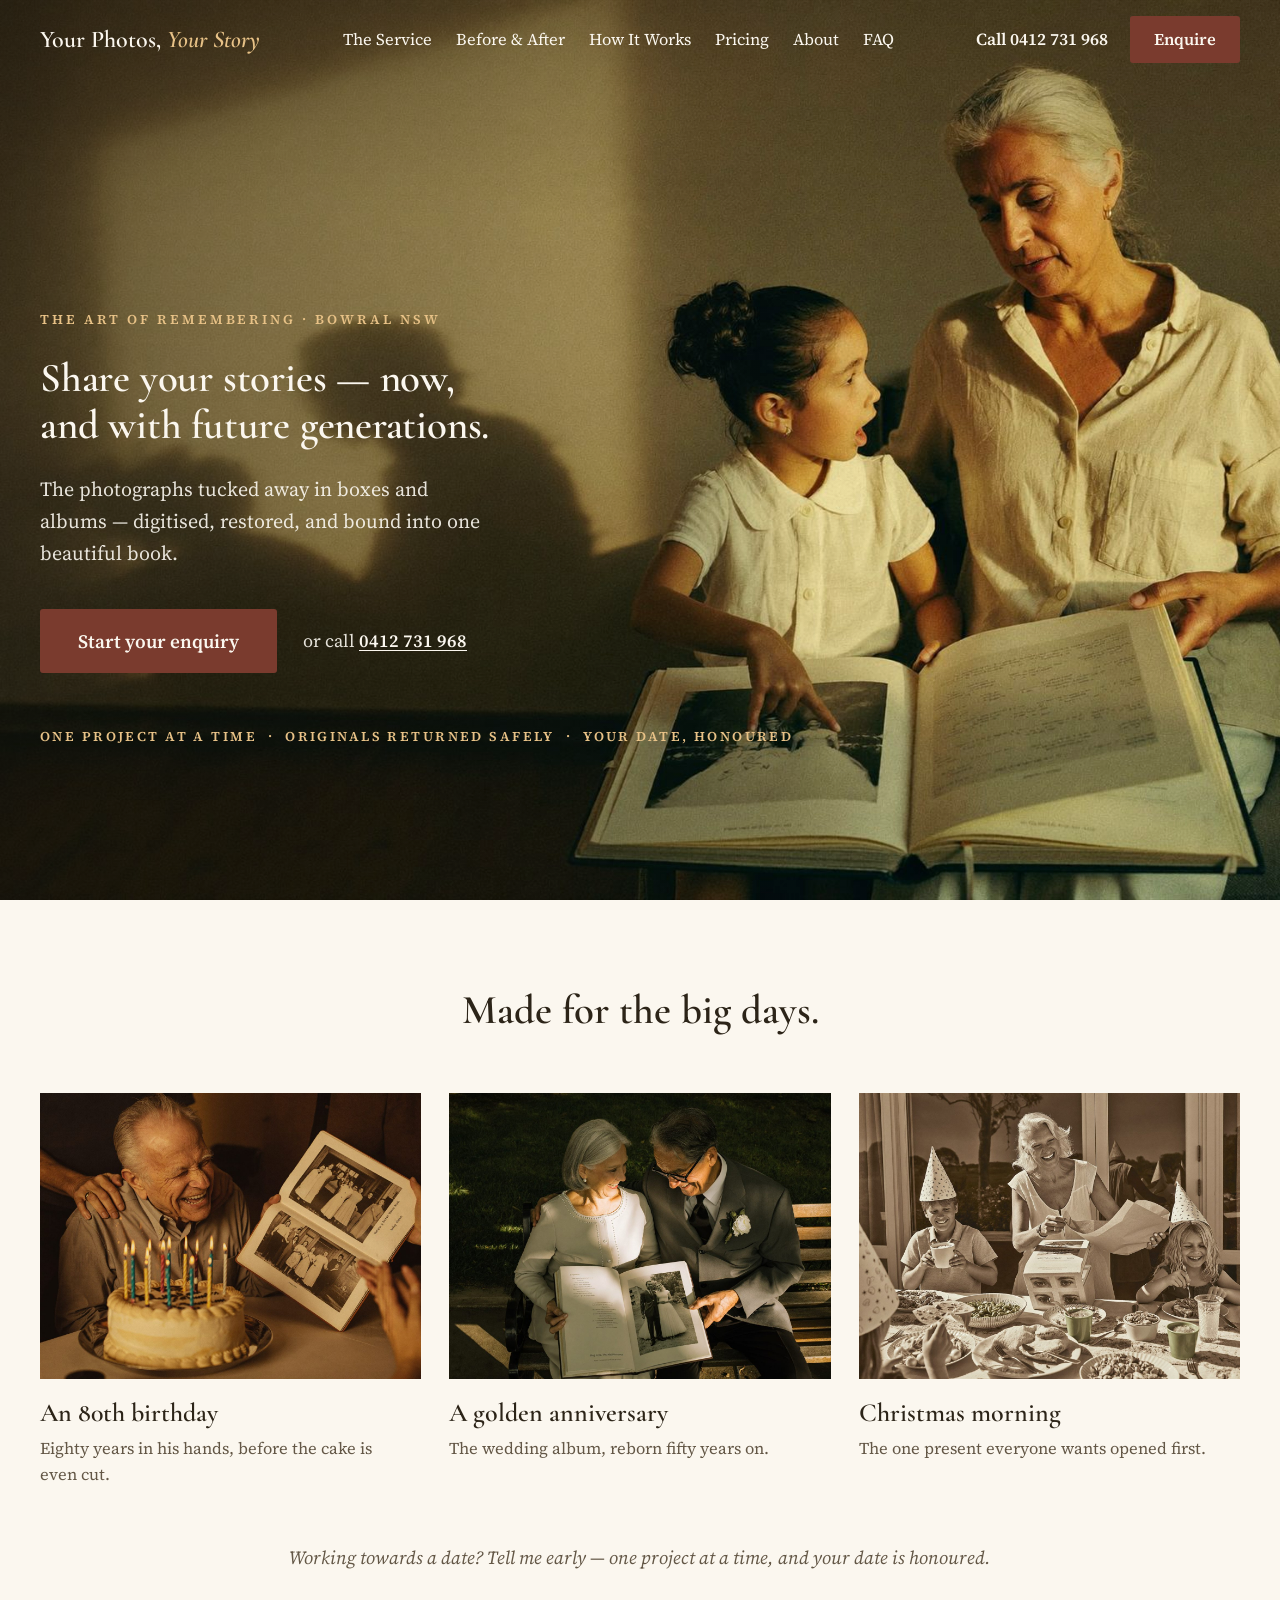
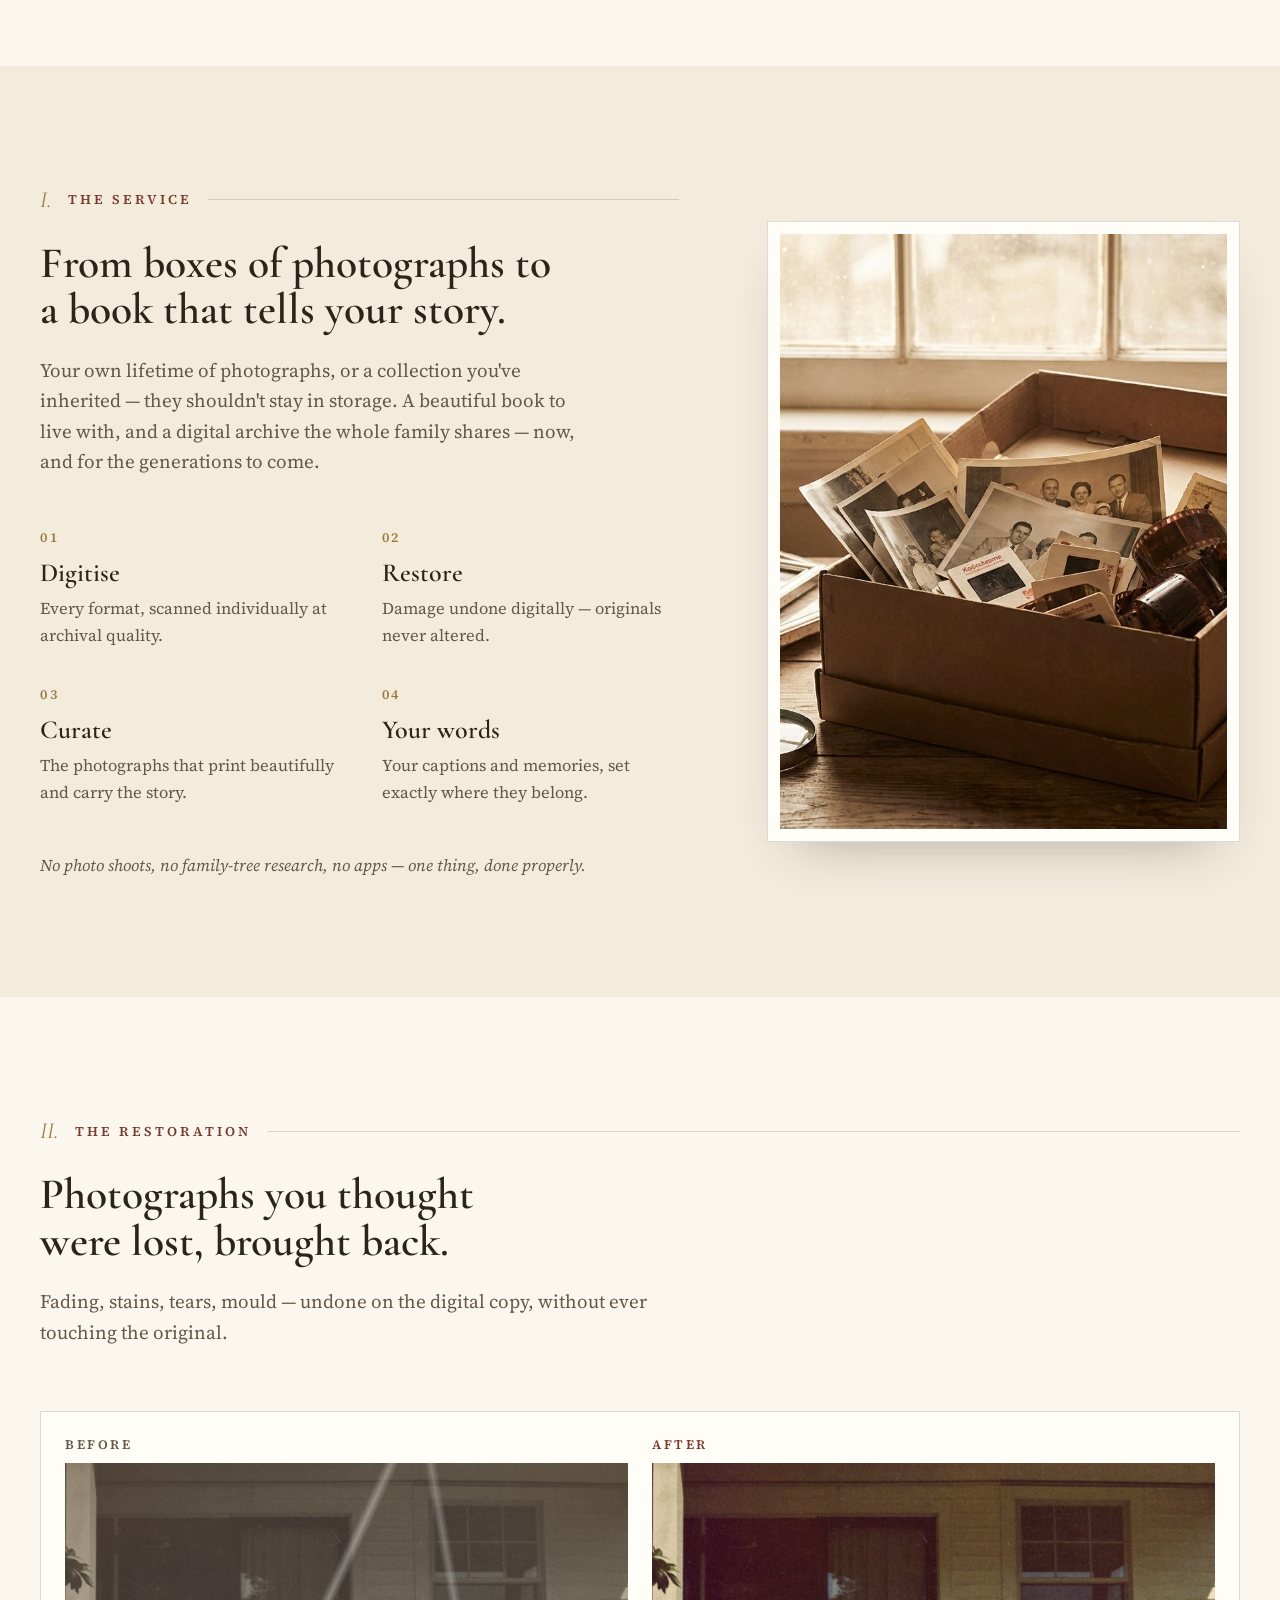
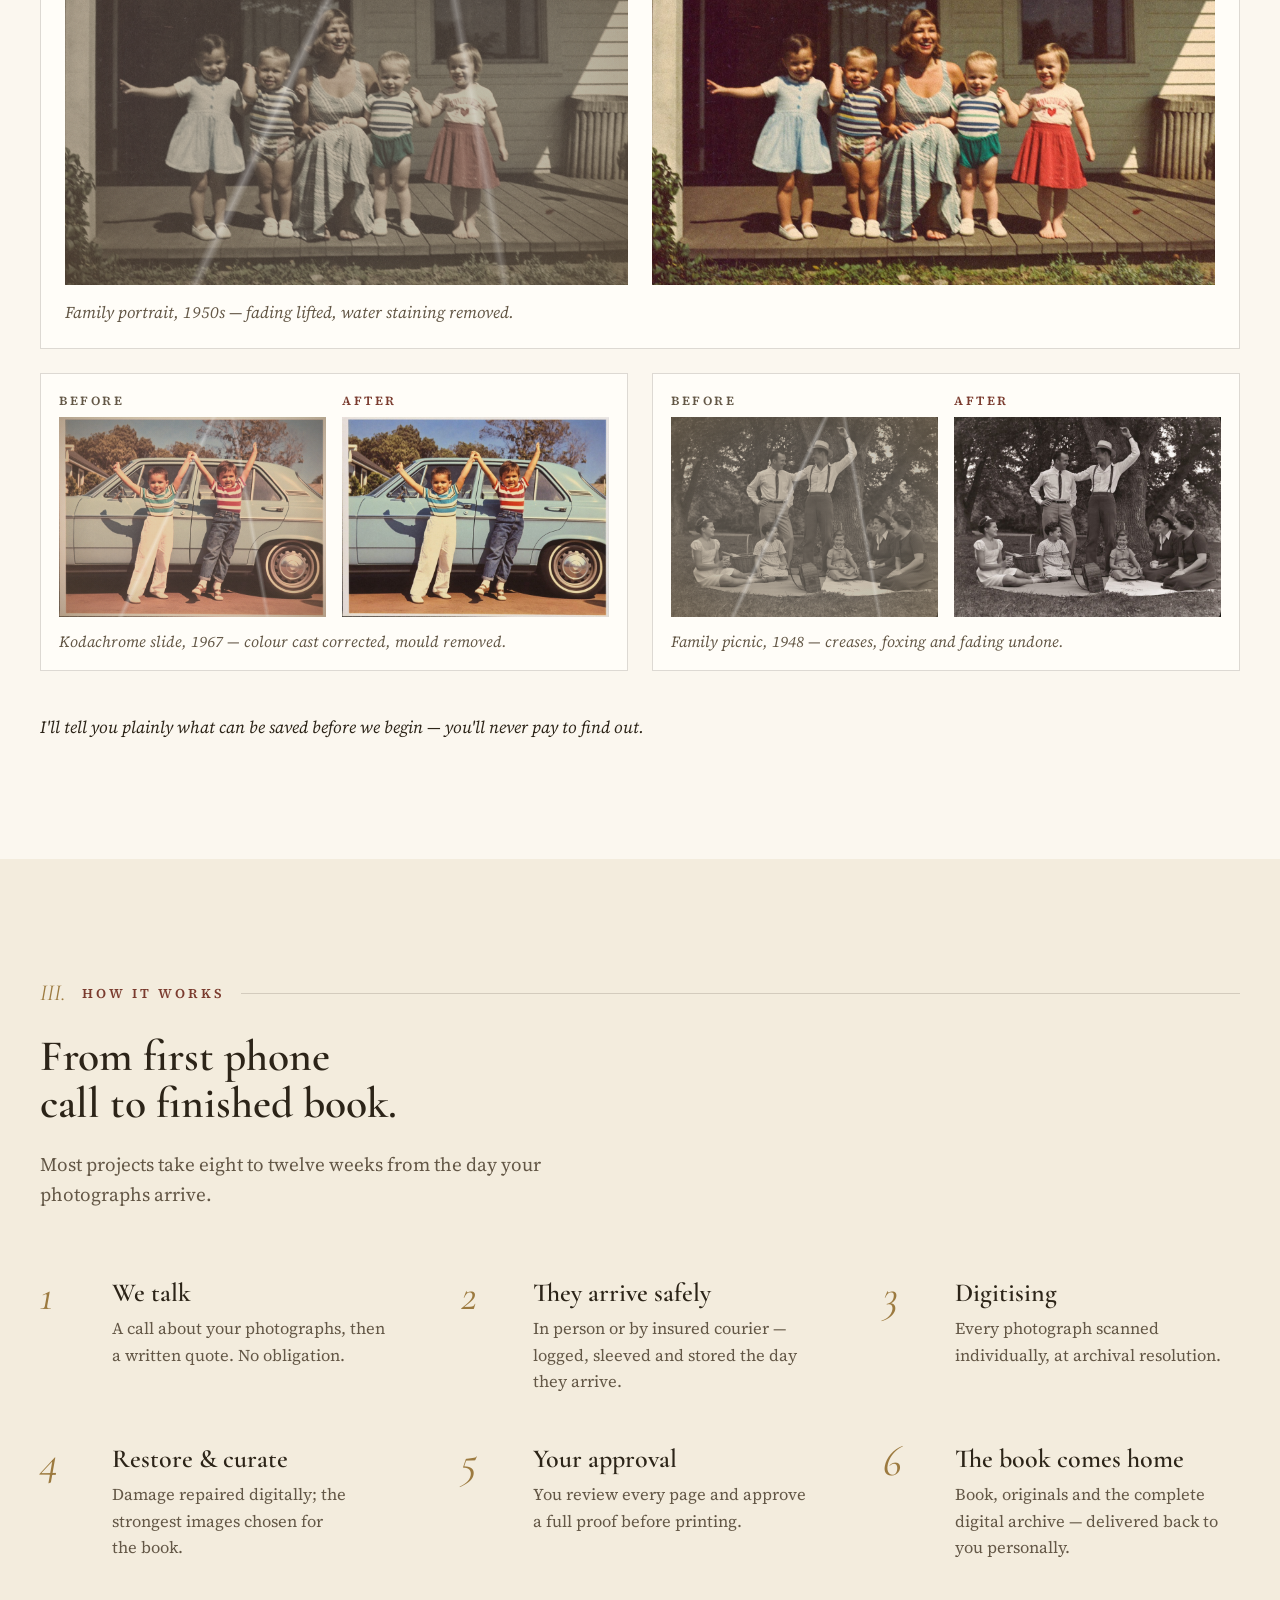
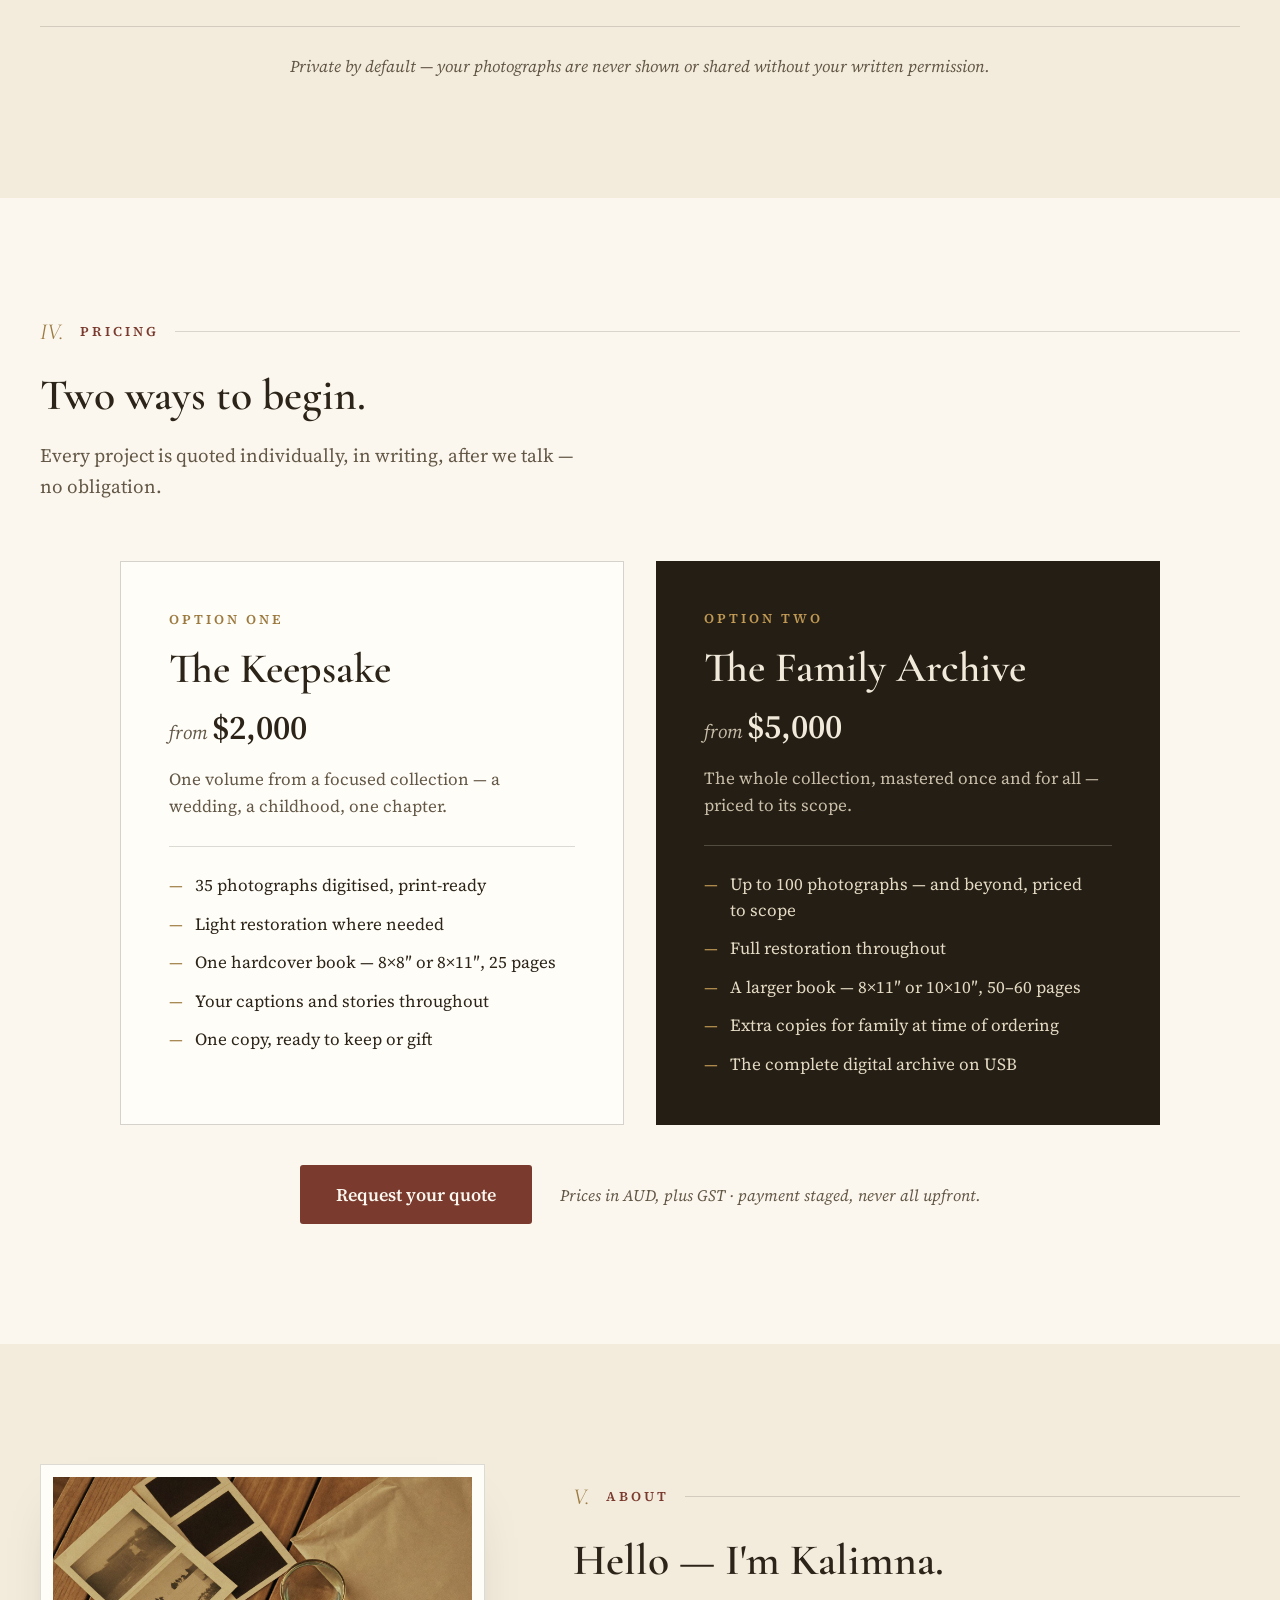
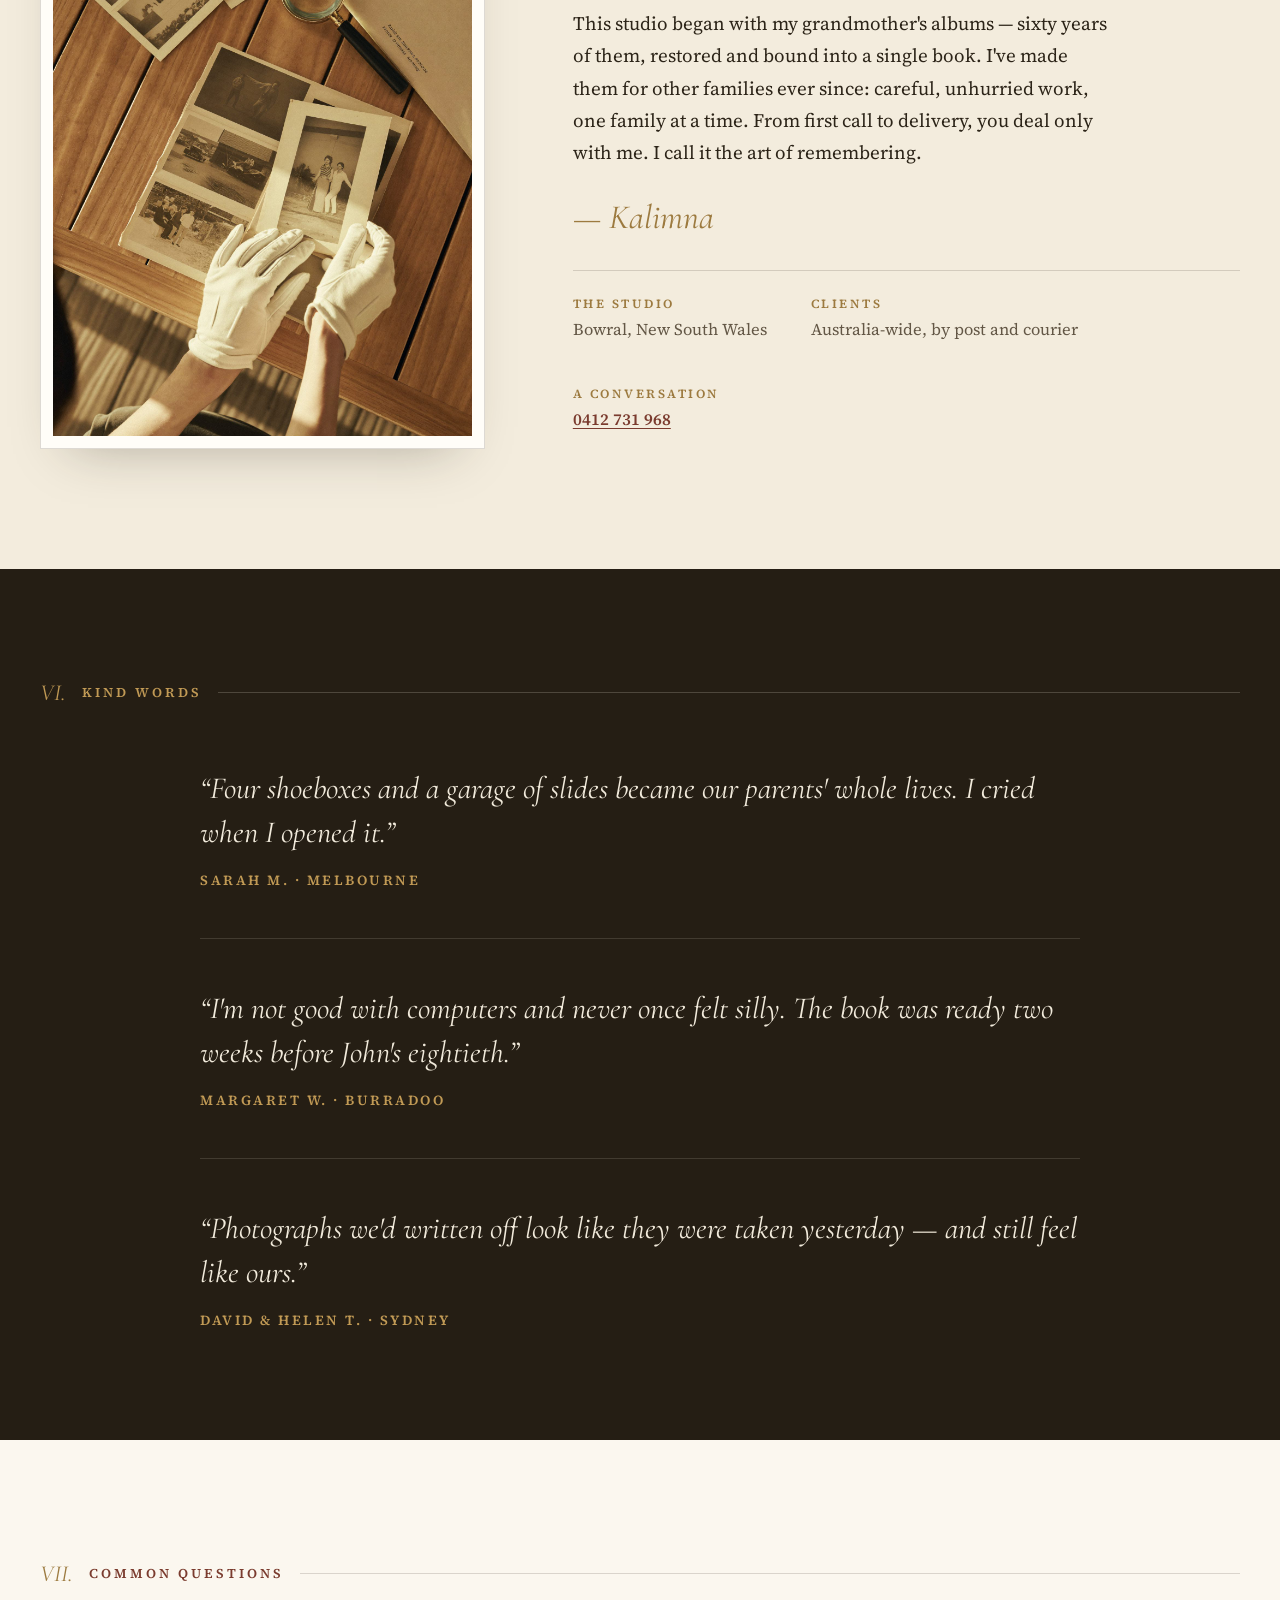
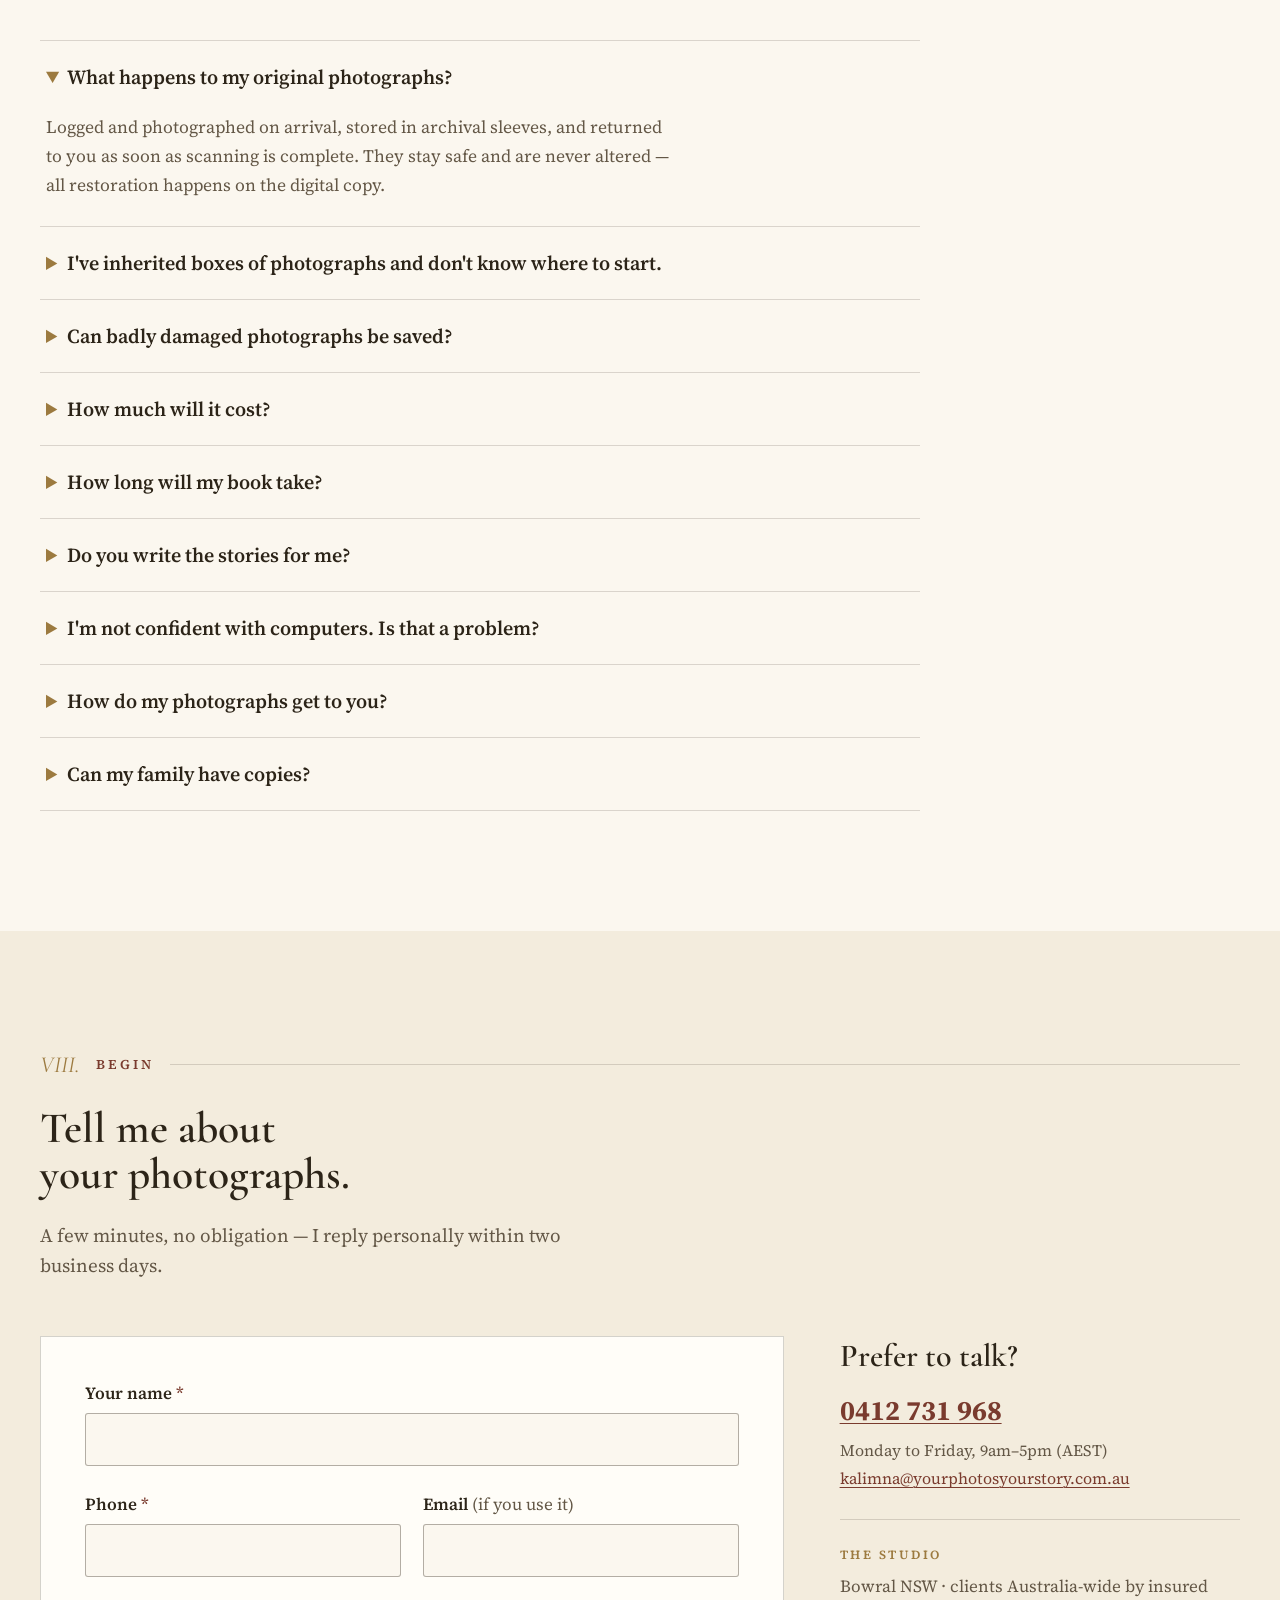
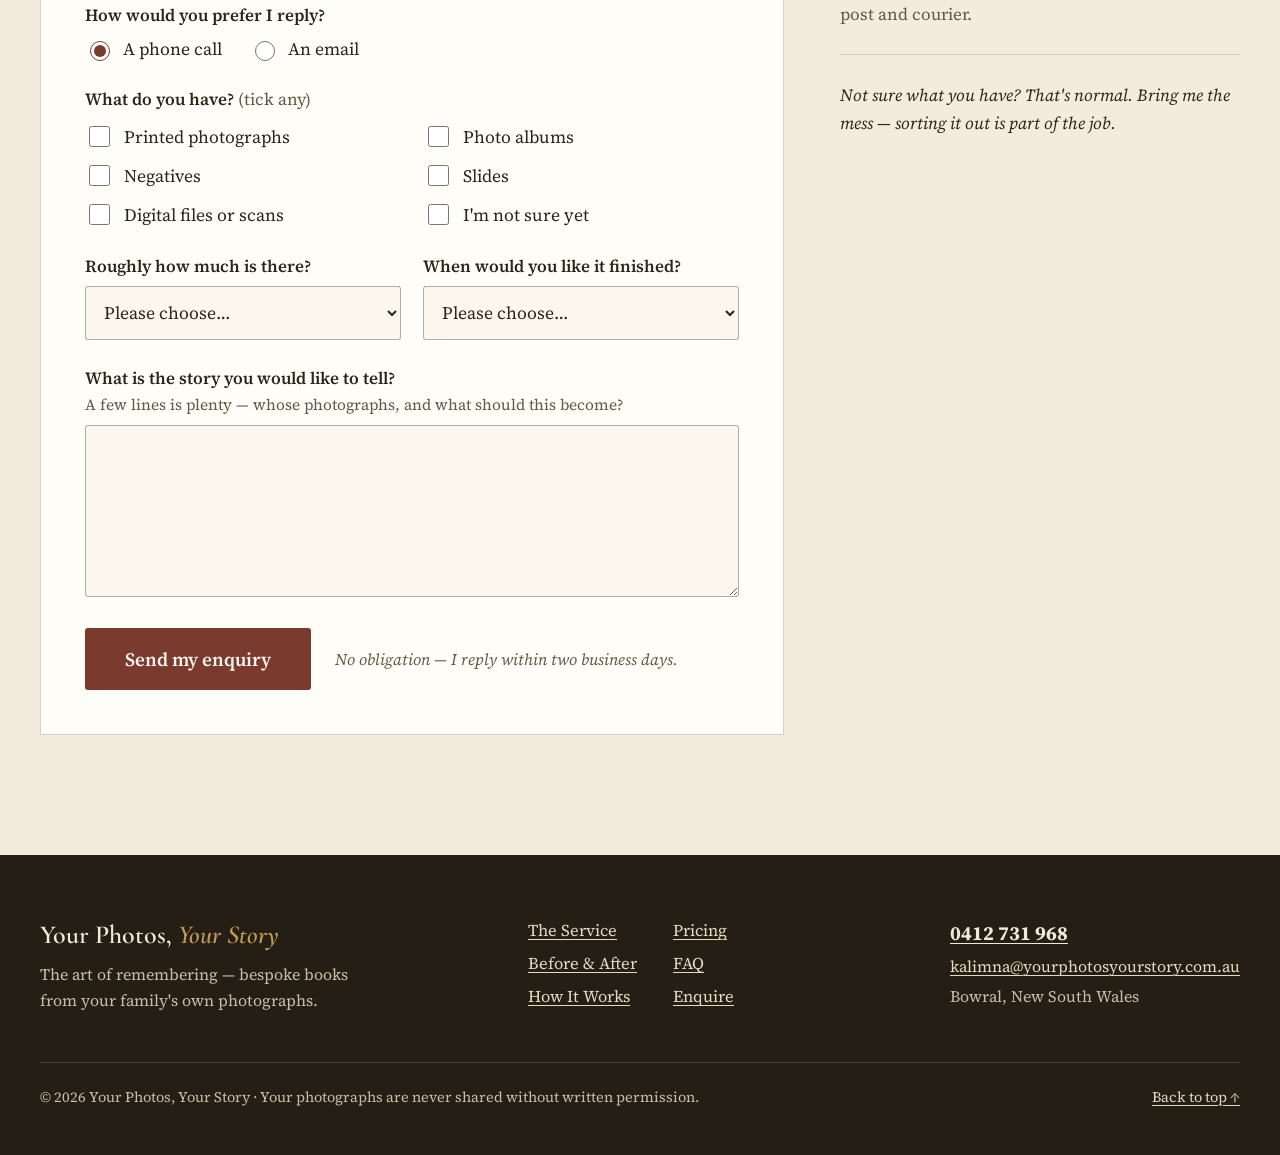
<file: Version-2-full-width-photo.html>
<!DOCTYPE html>
<html lang="en-AU">
<head>
<meta charset="utf-8">
<meta name="viewport" content="width=device-width, initial-scale=1">
<title>Your Photos, Your Story — The Art of Remembering · Bespoke photo books, Bowral NSW</title>
<meta name="description" content="The art of remembering. The photographs tucked away in your boxes and albums — digitised, restored, and bound into one beautiful book to live with and hand down. One project at a time, Bowral NSW, clients Australia-wide.">
<link rel="preconnect" href="https://fonts.googleapis.com">
<link rel="preconnect" href="https://fonts.gstatic.com" crossorigin>
<link href="https://fonts.googleapis.com/css2?family=Cormorant+Garamond:ital,wght@0,500;0,600;0,700;1,500;1,600&family=Source+Serif+4:ital,opsz,wght@0,8..60,400..700;1,8..60,400..600&display=swap" rel="stylesheet">
<style>
  html { scroll-behavior: smooth; }
  body { margin: 0; background: #FBF7EF; color: #2C2418; font-family: 'Source Serif 4', Georgia, serif; -webkit-font-smoothing: antialiased; }
  a { color: #7A3B2E; text-decoration: underline; text-underline-offset: 3px; text-decoration-thickness: 1px; }
  a:hover { color: #4B2118; }
  input, select, textarea, button { font: inherit; color: inherit; }
  h1, h2, h3 { text-wrap: balance; }
  p { text-wrap: pretty; }
  summary::marker { color: #9C7A3F; }
  img { display: block; }

  .wrap { max-width: 1320px; margin: 0 auto; padding: 120px 40px; }
  .wrap-hero-top { max-width: 1320px; margin: 0 auto; padding: 72px 40px 0; }
  .wrap-hero-bottom { max-width: 1320px; margin: 0 auto; padding: 88px 40px 96px; }
  .wrap-words { max-width: 1320px; margin: 0 auto; padding: 110px 40px; }
  .wrap-footer { max-width: 1320px; margin: 0 auto; padding: 64px 40px 48px; }
  .headbar { max-width: 1320px; margin: 0 auto; padding: 0 40px; min-height: 78px; display: flex; align-items: center; gap: 28px; flex-wrap: wrap; }

  .btn:hover { background: #5E2B21 !important; }
  .nav-a:hover { color: #7A3B2E !important; text-decoration: underline; text-underline-offset: 4px; }
  .plink:hover { color: #7A3B2E !important; }
  .flink:hover { color: #FFFFFF !important; }
  form input:focus, form select:focus, form textarea:focus { border-color: #7A3B2E !important; box-shadow: 0 0 0 3px rgba(122,59,46,0.14); outline: none; }

  .slot { position: absolute; inset: 0; }
  .slot img { width: 100%; height: 100%; object-fit: cover; }
  .ph { position: absolute; inset: 0; display: flex; align-items: center; justify-content: center; text-align: center; padding: 20px; box-sizing: border-box; background: #EAE1CC; }
  .ph span { font-style: italic; font-size: 15px; line-height: 1.5; color: #8C7A5C; max-width: 26ch; }
  .ph::after { content: ""; position: absolute; inset: 10px; border: 1px dashed rgba(140,122,92,0.45); pointer-events: none; }

  .before-img { filter: sepia(0.45) saturate(0.55) contrast(0.72) brightness(0.92); }
  .before-cast { filter: sepia(0.35) hue-rotate(-18deg) saturate(1.25) contrast(0.82) brightness(1.05); }
  .before-faded { filter: sepia(0.5) contrast(0.6) brightness(1.06) saturate(0.7); }
  .before-wear { position: absolute; inset: 0; pointer-events: none;
    background:
      radial-gradient(ellipse at center, rgba(0,0,0,0) 55%, rgba(84,66,40,0.35) 100%),
      linear-gradient(115deg, rgba(255,255,255,0) 42%, rgba(255,255,255,0.35) 43%, rgba(255,255,255,0) 44%),
      linear-gradient(80deg, rgba(255,255,255,0) 68%, rgba(255,255,255,0.28) 69%, rgba(255,255,255,0) 70%),
      linear-gradient(0deg, rgba(120,90,50,0.12), rgba(120,90,50,0.12)); }

  .hero-full { position: relative; height: min(100svh, 1080px); min-height: 620px; overflow: hidden; background: #251E14; }
  .hero-bg { position: absolute; inset: 0; width: 100%; height: 100%; object-fit: cover; object-position: center; filter: brightness(1.12) saturate(1.06); }
  .hero-scrim { position: absolute; inset: 0; background:
    linear-gradient(90deg, rgba(24,17,10,0.50) 0%, rgba(24,17,10,0.28) 36%, rgba(24,17,10,0.01) 64%),
    linear-gradient(180deg, rgba(24,17,10,0.24), rgba(24,17,10,0) 24%); }
  .hero-content { position: relative; z-index: 2; max-width: 1320px; margin: 0 auto; padding: 78px 40px 0; height: 100%; display: flex; flex-direction: column; justify-content: center; }

  #site-header { position: fixed; top: 0; left: 0; right: 0; z-index: 60; transition: background .35s ease, border-color .35s ease; }
  #site-header.at-top { background: transparent !important; border-bottom-color: transparent !important; backdrop-filter: none !important; }
  #site-header.at-top .nav-a, #site-header.at-top .plink, #site-header.at-top .brand { color: #FBF7EF !important; }
  #site-header.at-top .brand span { color: #E8C287 !important; }

  @media (max-width: 940px) {
    .wrap { padding: 72px 22px; }
    .wrap-hero-top { padding: 44px 22px 0; }
    .wrap-hero-bottom { padding: 48px 22px 64px; }
    .wrap-words { padding: 72px 22px; }
    .wrap-footer { padding: 48px 22px 36px; }
    .headbar { padding: 10px 18px; gap: 14px; }
    .nav-main { display: none !important; }
    .split { grid-template-columns: 1fr !important; gap: 44px !important; }
    .hero-bg { object-position: 68% center; }
    .hero-content { justify-content: flex-end; padding-bottom: 52px; }
    .hero-scrim { background: linear-gradient(180deg, rgba(24,17,10,0.30), rgba(24,17,10,0.08) 38%, rgba(24,17,10,0.74) 100%); }
  }
</style>
</head>
<body>

<header id="site-header" style="background:rgba(251,247,239,0.95);backdrop-filter:blur(8px);border-bottom:1px solid rgba(44,36,24,0.16);">
  <div class="headbar">
    <a href="#top" class="brand" style="text-decoration:none;color:#2C2418;font-family:'Cormorant Garamond',Georgia,serif;font-size:24px;font-weight:600;white-space:nowrap;">Your Photos, <span style="font-style:italic;color:#7A3B2E;">Your Story</span></a>
    <nav class="nav-main" style="display:flex;gap:24px;flex:1 1 auto;min-width:max-content;justify-content:center;">
      <a class="nav-a" href="#service" style="text-decoration:none;color:#2C2418;font-size:16.5px;white-space:nowrap;">The Service</a>
      <a class="nav-a" href="#restoration" style="text-decoration:none;color:#2C2418;font-size:16.5px;white-space:nowrap;">Before &amp; After</a>
      <a class="nav-a" href="#process" style="text-decoration:none;color:#2C2418;font-size:16.5px;white-space:nowrap;">How It Works</a>
      <a class="nav-a" href="#pricing" style="text-decoration:none;color:#2C2418;font-size:16.5px;white-space:nowrap;">Pricing</a>
      <a class="nav-a" href="#about" style="text-decoration:none;color:#2C2418;font-size:16.5px;white-space:nowrap;">About</a>
      <a class="nav-a" href="#faq" style="text-decoration:none;color:#2C2418;font-size:16.5px;white-space:nowrap;">FAQ</a>
    </nav>
    <div style="display:flex;align-items:center;gap:22px;">
      <!-- ⚠️ NUMÉRO À CONFIRMER avec Kalimna -->
      <a class="plink" href="tel:+61412731968" style="text-decoration:none;color:#2C2418;font-size:17px;font-weight:600;white-space:nowrap;">Call 0412 731 968</a>
      <a class="btn" href="#enquire" style="text-decoration:none;background:#7A3B2E;color:#FBF7EF;font-size:16.5px;font-weight:600;padding:12px 24px;border-radius:3px;white-space:nowrap;">Enquire</a>
    </div>
  </div>
</header>

<main id="top" style="scroll-margin-top:90px;">

  <!-- ======================= HERO (full-bleed 16:9) ======================= -->
  <section class="hero-full">
    <!-- ⚠️ Visuel temporaire généré — concept "transmission" (ombres = mémoire) -->
    <img class="hero-bg" src="images/hero-banner.jpg" alt="A grandmother and her granddaughter reading a finished photo book together in golden afternoon light, the child pointing at a restored photograph and asking who it is">
    <div class="hero-scrim"></div>
    <div class="hero-content">
      <p style="margin:0;font-size:13.5px;letter-spacing:0.22em;text-transform:uppercase;color:#E8C287;font-weight:600;">The art of remembering &middot; Bowral NSW</p>
      <h1 style="margin:26px 0 0;font-family:'Cormorant Garamond',Georgia,serif;font-weight:600;font-size:clamp(30px,3.2vw,50px);line-height:1.14;letter-spacing:-0.005em;color:#FBF7EF;max-width:30ch;">Share your stories — now, and with future generations.</h1>
      <p style="margin:24px 0 0;font-size:20px;line-height:1.6;color:rgba(251,247,239,0.9);max-width:46ch;">The photographs tucked away in boxes and albums — digitised, restored, and bound into one beautiful book.</p>
      <div style="margin-top:40px;display:flex;align-items:center;gap:26px;flex-wrap:wrap;">
        <a class="btn" href="#enquire" style="text-decoration:none;background:#7A3B2E;color:#FBF7EF;font-size:19px;font-weight:600;padding:19px 38px;border-radius:3px;">Start your enquiry</a>
        <p style="margin:0;font-size:18px;color:rgba(251,247,239,0.9);">or call <a href="tel:+61412731968" style="font-weight:600;color:#FBF7EF;">0412 731 968</a></p>
      </div>
      <p style="margin:54px 0 0;font-size:13.5px;letter-spacing:0.18em;text-transform:uppercase;color:#E8C287;font-weight:600;">One project at a time &nbsp;&middot;&nbsp; Originals returned safely &nbsp;&middot;&nbsp; Your date, honoured</p>
    </div>
  </section>

  <!-- ======================= MADE FOR THE BIG DAYS ======================= -->
  <section style="background:#FBF7EF;">
    <div class="wrap-hero-bottom">
      <h2 style="margin:0;font-family:'Cormorant Garamond',Georgia,serif;font-weight:600;font-size:clamp(32px,3.2vw,50px);line-height:1.1;text-align:center;">Made for the big days.</h2>
      <div style="margin-top:60px;display:grid;grid-template-columns:repeat(auto-fit,minmax(min(300px,100%),1fr));gap:28px;">
        <!-- ⚠️ Visuels temporaires générés -->
        <div>
          <div style="position:relative;aspect-ratio:4/3;background:#EAE1CC;overflow:hidden;">
            <div class="slot"><img src="images/occ-birthday.jpg" alt="An 80th birthday — the open book beside the cake as he laughs"></div>
          </div>
          <h3 style="margin:18px 0 0;font-family:'Cormorant Garamond',Georgia,serif;font-weight:600;font-size:26px;">An 80th birthday</h3>
          <p style="margin:8px 0 0;font-size:16.5px;line-height:1.6;color:#635746;">Eighty years in his hands, before the cake is even cut.</p>
        </div>
        <div>
          <div style="position:relative;aspect-ratio:4/3;background:#EAE1CC;overflow:hidden;">
            <div class="slot"><img src="images/occ-anniversary.jpg" alt="A golden anniversary — the couple reading their wedding album, reborn"></div>
          </div>
          <h3 style="margin:18px 0 0;font-family:'Cormorant Garamond',Georgia,serif;font-weight:600;font-size:26px;">A golden anniversary</h3>
          <p style="margin:8px 0 0;font-size:16.5px;line-height:1.6;color:#635746;">The wedding album, reborn fifty years on.</p>
        </div>
        <div>
          <div style="position:relative;aspect-ratio:4/3;background:#EAE1CC;overflow:hidden;">
            <div class="slot"><img src="images/occ-christmas.jpg" alt="Christmas morning — unwrapping the linen book at the summer lunch table"></div>
          </div>
          <h3 style="margin:18px 0 0;font-family:'Cormorant Garamond',Georgia,serif;font-weight:600;font-size:26px;">Christmas morning</h3>
          <p style="margin:8px 0 0;font-size:16.5px;line-height:1.6;color:#635746;">The one present everyone wants opened first.</p>
        </div>
      </div>
      <p style="margin:56px 0 0;text-align:center;font-size:18.5px;font-style:italic;color:#635746;">Working towards a date? Tell me early — one project at a time, and your date is honoured.</p>
    </div>
  </section>

  <!-- ======================= I. THE SERVICE ======================= -->
  <section id="service" style="background:#F3ECDD;scroll-margin-top:90px;">
    <div class="wrap">
      <div class="split" style="display:grid;grid-template-columns:minmax(0,1.15fr) minmax(0,0.85fr);gap:88px;align-items:center;">
        <div>
          <div style="display:flex;align-items:center;gap:16px;">
            <span style="font-family:'Cormorant Garamond',Georgia,serif;font-style:italic;font-size:23px;color:#9C7A3F;">I.</span>
            <span style="font-size:13.5px;letter-spacing:0.22em;text-transform:uppercase;color:#7A3B2E;font-weight:600;">The Service</span>
            <span style="flex:1;height:1px;background:rgba(44,36,24,0.16);"></span>
          </div>
          <h2 style="margin:26px 0 0;font-family:'Cormorant Garamond',Georgia,serif;font-weight:600;font-size:clamp(36px,3.4vw,52px);line-height:1.07;">From boxes of photographs to a book that tells your story.</h2>
          <p style="margin:22px 0 0;font-size:19px;line-height:1.6;color:#635746;max-width:56ch;">Your own lifetime of photographs, or a collection you've inherited — they shouldn't stay in storage. A beautiful book to live with, and a digital archive the whole family shares — now, and for the generations to come.</p>
          <div style="margin-top:52px;display:grid;grid-template-columns:repeat(auto-fit,minmax(min(230px,100%),1fr));gap:36px 44px;">
            <div>
              <p style="margin:0;font-size:13.5px;letter-spacing:0.2em;color:#9C7A3F;font-weight:600;">01</p>
              <h3 style="margin:10px 0 0;font-family:'Cormorant Garamond',Georgia,serif;font-weight:600;font-size:26px;">Digitise</h3>
              <p style="margin:8px 0 0;font-size:16.5px;line-height:1.6;color:#635746;">Every format, scanned individually at archival quality.</p>
            </div>
            <div>
              <p style="margin:0;font-size:13.5px;letter-spacing:0.2em;color:#9C7A3F;font-weight:600;">02</p>
              <h3 style="margin:10px 0 0;font-family:'Cormorant Garamond',Georgia,serif;font-weight:600;font-size:26px;">Restore</h3>
              <p style="margin:8px 0 0;font-size:16.5px;line-height:1.6;color:#635746;">Damage undone digitally — originals never altered.</p>
            </div>
            <div>
              <p style="margin:0;font-size:13.5px;letter-spacing:0.2em;color:#9C7A3F;font-weight:600;">03</p>
              <h3 style="margin:10px 0 0;font-family:'Cormorant Garamond',Georgia,serif;font-weight:600;font-size:26px;">Curate</h3>
              <p style="margin:8px 0 0;font-size:16.5px;line-height:1.6;color:#635746;">The photographs that print beautifully and carry the story.</p>
            </div>
            <div>
              <p style="margin:0;font-size:13.5px;letter-spacing:0.2em;color:#9C7A3F;font-weight:600;">04</p>
              <h3 style="margin:10px 0 0;font-family:'Cormorant Garamond',Georgia,serif;font-weight:600;font-size:26px;">Your words</h3>
              <p style="margin:8px 0 0;font-size:16.5px;line-height:1.6;color:#635746;">Your captions and memories, set exactly where they belong.</p>
            </div>
          </div>
          <p style="margin:48px 0 0;font-size:16.5px;font-style:italic;color:#635746;">No photo shoots, no family-tree research, no apps — one thing, done properly.</p>
        </div>
        <figure style="margin:0;">
          <div style="background:#FFFDF8;border:1px solid rgba(44,36,24,0.16);padding:12px;box-shadow:0 26px 52px -30px rgba(44,36,24,0.38);">
            <div style="position:relative;aspect-ratio:3/4;background:#EAE1CC;">
              <div class="slot"><img src="images/shoebox.jpg" alt="A box of old prints, negatives and slides, ready to be sorted"></div>
            </div>
          </div>
        </figure>
      </div>
    </div>
  </section>

  <!-- ======================= II. THE RESTORATION ======================= -->
  <section id="restoration" style="background:#FBF7EF;scroll-margin-top:90px;">
    <div class="wrap">
      <div style="display:flex;align-items:center;gap:16px;">
        <span style="font-family:'Cormorant Garamond',Georgia,serif;font-style:italic;font-size:23px;color:#9C7A3F;">II.</span>
        <span style="font-size:13.5px;letter-spacing:0.22em;text-transform:uppercase;color:#7A3B2E;font-weight:600;">The Restoration</span>
        <span style="flex:1;height:1px;background:rgba(44,36,24,0.16);"></span>
      </div>
      <h2 style="margin:26px 0 0;font-family:'Cormorant Garamond',Georgia,serif;font-weight:600;font-size:clamp(36px,3.4vw,52px);line-height:1.07;max-width:24ch;">Photographs you thought were lost, brought back.</h2>
      <p style="margin:22px 0 0;font-size:19px;line-height:1.6;color:#635746;max-width:64ch;">Fading, stains, tears, mould — undone on the digital copy, without ever touching the original.</p>

      <!-- ⚠️ Paire 1 = démo CSS sur la même image ; remplacer par les vrais avant/après de Kalimna -->
      <figure style="margin:64px 0 0;background:#FFFDF8;border:1px solid rgba(44,36,24,0.16);padding:24px;">
        <div style="display:grid;grid-template-columns:1fr 1fr;gap:24px;">
          <div>
            <p style="margin:0;font-size:13px;letter-spacing:0.2em;text-transform:uppercase;color:#635746;font-weight:600;">Before</p>
            <div style="position:relative;aspect-ratio:4/3;margin-top:10px;background:#EAE1CC;overflow:hidden;">
              <div class="slot"><img class="before-img" src="images/family-veranda.jpg" alt="The damaged original — faded, stained, worn"><div class="before-wear"></div></div>
            </div>
          </div>
          <div>
            <p style="margin:0;font-size:13px;letter-spacing:0.2em;text-transform:uppercase;color:#7A3B2E;font-weight:600;">After</p>
            <div style="position:relative;aspect-ratio:4/3;margin-top:10px;background:#EAE1CC;">
              <div class="slot"><img src="images/family-veranda.jpg" alt="The restored photograph, colour and detail recovered"></div>
            </div>
          </div>
        </div>
        <figcaption style="margin-top:16px;font-size:16.5px;font-style:italic;color:#635746;">Family portrait, 1950s — fading lifted, water staining removed.</figcaption>
      </figure>

      <div style="margin-top:24px;display:grid;grid-template-columns:repeat(auto-fit,minmax(min(380px,100%),1fr));gap:24px;">
        <figure style="margin:0;background:#FFFDF8;border:1px solid rgba(44,36,24,0.16);padding:18px;">
          <div style="display:grid;grid-template-columns:1fr 1fr;gap:16px;">
            <div>
              <p style="margin:0;font-size:12.5px;letter-spacing:0.2em;text-transform:uppercase;color:#635746;font-weight:600;">Before</p>
              <div style="position:relative;aspect-ratio:4/3;margin-top:8px;background:#EAE1CC;overflow:hidden;">
                <div class="slot"><img class="before-cast" src="images/kodachrome-1967.jpg" alt="The faded slide, heavy colour cast"><div class="before-wear"></div></div>
              </div>
            </div>
            <div>
              <p style="margin:0;font-size:12.5px;letter-spacing:0.2em;text-transform:uppercase;color:#7A3B2E;font-weight:600;">After</p>
              <div style="position:relative;aspect-ratio:4/3;margin-top:8px;background:#EAE1CC;">
                <div class="slot"><img src="images/kodachrome-1967.jpg" alt="The restored slide, true Kodachrome colour recovered"></div>
              </div>
            </div>
          </div>
          <figcaption style="margin-top:14px;font-size:15.5px;font-style:italic;color:#635746;">Kodachrome slide, 1967 — colour cast corrected, mould removed.</figcaption>
        </figure>
        <figure style="margin:0;background:#FFFDF8;border:1px solid rgba(44,36,24,0.16);padding:18px;">
          <div style="display:grid;grid-template-columns:1fr 1fr;gap:16px;">
            <div>
              <p style="margin:0;font-size:12.5px;letter-spacing:0.2em;text-transform:uppercase;color:#635746;font-weight:600;">Before</p>
              <div style="position:relative;aspect-ratio:4/3;margin-top:8px;background:#EAE1CC;overflow:hidden;">
                <div class="slot"><img class="before-faded" src="images/picnic-1948.jpg" alt="The faded, foxed original print"><div class="before-wear"></div></div>
              </div>
            </div>
            <div>
              <p style="margin:0;font-size:12.5px;letter-spacing:0.2em;text-transform:uppercase;color:#7A3B2E;font-weight:600;">After</p>
              <div style="position:relative;aspect-ratio:4/3;margin-top:8px;background:#EAE1CC;">
                <div class="slot"><img src="images/picnic-1948.jpg" alt="The restored print, contrast and detail recovered"></div>
              </div>
            </div>
          </div>
          <figcaption style="margin-top:14px;font-size:15.5px;font-style:italic;color:#635746;">Family picnic, 1948 — creases, foxing and fading undone.</figcaption>
        </figure>
      </div>

      <p style="margin:44px 0 0;font-size:17px;font-style:italic;color:#2C2418;">I'll tell you plainly what can be saved before we begin — you'll never pay to find out.</p>
    </div>
  </section>

  <!-- ======================= III. HOW IT WORKS ======================= -->
  <section id="process" style="background:#F3ECDD;scroll-margin-top:90px;">
    <div class="wrap">
      <div style="display:flex;align-items:center;gap:16px;">
        <span style="font-family:'Cormorant Garamond',Georgia,serif;font-style:italic;font-size:23px;color:#9C7A3F;">III.</span>
        <span style="font-size:13.5px;letter-spacing:0.22em;text-transform:uppercase;color:#7A3B2E;font-weight:600;">How It Works</span>
        <span style="flex:1;height:1px;background:rgba(44,36,24,0.16);"></span>
      </div>
      <h2 style="margin:26px 0 0;font-family:'Cormorant Garamond',Georgia,serif;font-weight:600;font-size:clamp(36px,3.4vw,52px);line-height:1.07;max-width:24ch;">From first phone call to finished book.</h2>
      <!-- ⚠️ Délai 8-12 semaines = choix du design (marge de sécurité) ; Kalimna vise 4 sem. + 3 sem. livraison — À CONFIRMER -->
      <p style="margin:22px 0 0;font-size:19px;line-height:1.6;color:#635746;max-width:64ch;">Most projects take eight to twelve weeks from the day your photographs arrive.</p>
      <div style="margin-top:64px;display:grid;grid-template-columns:repeat(auto-fit,minmax(min(340px,100%),1fr));gap:44px 64px;">
        <div style="display:flex;gap:24px;">
          <span style="flex:none;width:48px;font-family:'Cormorant Garamond',Georgia,serif;font-style:italic;font-size:44px;line-height:1;color:#9C7A3F;">1</span>
          <div>
            <h3 style="margin:4px 0 0;font-family:'Cormorant Garamond',Georgia,serif;font-weight:600;font-size:26px;">We talk</h3>
            <p style="margin:8px 0 0;font-size:16.5px;line-height:1.6;color:#635746;">A call about your photographs, then a written quote. No obligation.</p>
          </div>
        </div>
        <div style="display:flex;gap:24px;">
          <span style="flex:none;width:48px;font-family:'Cormorant Garamond',Georgia,serif;font-style:italic;font-size:44px;line-height:1;color:#9C7A3F;">2</span>
          <div>
            <h3 style="margin:4px 0 0;font-family:'Cormorant Garamond',Georgia,serif;font-weight:600;font-size:26px;">They arrive safely</h3>
            <p style="margin:8px 0 0;font-size:16.5px;line-height:1.6;color:#635746;">In person or by insured courier — logged, sleeved and stored the day they arrive.</p>
          </div>
        </div>
        <div style="display:flex;gap:24px;">
          <span style="flex:none;width:48px;font-family:'Cormorant Garamond',Georgia,serif;font-style:italic;font-size:44px;line-height:1;color:#9C7A3F;">3</span>
          <div>
            <h3 style="margin:4px 0 0;font-family:'Cormorant Garamond',Georgia,serif;font-weight:600;font-size:26px;">Digitising</h3>
            <p style="margin:8px 0 0;font-size:16.5px;line-height:1.6;color:#635746;">Every photograph scanned individually, at archival resolution.</p>
          </div>
        </div>
        <div style="display:flex;gap:24px;">
          <span style="flex:none;width:48px;font-family:'Cormorant Garamond',Georgia,serif;font-style:italic;font-size:44px;line-height:1;color:#9C7A3F;">4</span>
          <div>
            <h3 style="margin:4px 0 0;font-family:'Cormorant Garamond',Georgia,serif;font-weight:600;font-size:26px;">Restore &amp; curate</h3>
            <p style="margin:8px 0 0;font-size:16.5px;line-height:1.6;color:#635746;">Damage repaired digitally; the strongest images chosen for the book.</p>
          </div>
        </div>
        <div style="display:flex;gap:24px;">
          <span style="flex:none;width:48px;font-family:'Cormorant Garamond',Georgia,serif;font-style:italic;font-size:44px;line-height:1;color:#9C7A3F;">5</span>
          <div>
            <h3 style="margin:4px 0 0;font-family:'Cormorant Garamond',Georgia,serif;font-weight:600;font-size:26px;">Your approval</h3>
            <p style="margin:8px 0 0;font-size:16.5px;line-height:1.6;color:#635746;">You review every page and approve a full proof before printing.</p>
          </div>
        </div>
        <div style="display:flex;gap:24px;">
          <span style="flex:none;width:48px;font-family:'Cormorant Garamond',Georgia,serif;font-style:italic;font-size:44px;line-height:1;color:#9C7A3F;">6</span>
          <div>
            <h3 style="margin:4px 0 0;font-family:'Cormorant Garamond',Georgia,serif;font-weight:600;font-size:26px;">The book comes home</h3>
            <p style="margin:8px 0 0;font-size:16.5px;line-height:1.6;color:#635746;">Book, originals and the complete digital archive — delivered back to you personally.</p>
          </div>
        </div>
      </div>
      <p style="margin:64px 0 0;border-top:1px solid rgba(44,36,24,0.16);padding-top:28px;font-size:16.5px;font-style:italic;text-align:center;color:#635746;">Private by default — your photographs are never shown or shared without your written permission.</p>
    </div>
  </section>

  <!-- ======================= IV. PRICING ======================= -->
  <section id="pricing" style="background:#FBF7EF;scroll-margin-top:90px;">
    <div class="wrap">
      <div style="display:flex;align-items:center;gap:16px;">
        <span style="font-family:'Cormorant Garamond',Georgia,serif;font-style:italic;font-size:23px;color:#9C7A3F;">IV.</span>
        <span style="font-size:13.5px;letter-spacing:0.22em;text-transform:uppercase;color:#7A3B2E;font-weight:600;">Pricing</span>
        <span style="flex:1;height:1px;background:rgba(44,36,24,0.16);"></span>
      </div>
      <h2 style="margin:26px 0 0;font-family:'Cormorant Garamond',Georgia,serif;font-weight:600;font-size:clamp(36px,3.4vw,52px);line-height:1.07;">Two ways to begin.</h2>
      <p style="margin:22px 0 0;font-size:19px;line-height:1.6;color:#635746;max-width:64ch;">Every project is quoted individually, in writing, after we talk — no obligation.</p>

      <!-- Prix réels de Kalimna (email 13/07) : Intro $2,000+GST · Deluxe from $5,000+GST -->
      <div style="margin:60px auto 0;display:grid;grid-template-columns:repeat(auto-fit,minmax(min(400px,100%),1fr));gap:32px;align-items:stretch;max-width:1040px;">
        <div style="background:#FFFDF8;border:1px solid rgba(44,36,24,0.2);padding:48px;">
          <p style="margin:0;font-size:13.5px;letter-spacing:0.22em;text-transform:uppercase;color:#9C7A3F;font-weight:600;">Option One</p>
          <h3 style="margin:14px 0 0;font-family:'Cormorant Garamond',Georgia,serif;font-weight:600;font-size:42px;">The Keepsake</h3>
          <p style="margin:10px 0 0;font-size:19px;color:#635746;"><span style="font-style:italic;">from</span> <span style="font-size:34px;font-weight:600;color:#2C2418;">$2,000</span></p>
          <p style="margin:16px 0 0;font-size:17px;line-height:1.6;color:#635746;">One volume from a focused collection — a wedding, a childhood, one chapter.</p>
          <div style="margin:26px 0 0;border-top:1px solid rgba(44,36,24,0.16);padding-top:26px;display:flex;flex-direction:column;gap:13px;">
            <p style="margin:0;display:flex;gap:12px;font-size:17px;line-height:1.5;"><span style="color:#9C7A3F;">&mdash;</span><span>35 photographs digitised, print-ready</span></p>
            <p style="margin:0;display:flex;gap:12px;font-size:17px;line-height:1.5;"><span style="color:#9C7A3F;">&mdash;</span><span>Light restoration where needed</span></p>
            <p style="margin:0;display:flex;gap:12px;font-size:17px;line-height:1.5;"><span style="color:#9C7A3F;">&mdash;</span><span>One hardcover book — 8&times;8&Prime; or 8&times;11&Prime;, 25 pages</span></p>
            <p style="margin:0;display:flex;gap:12px;font-size:17px;line-height:1.5;"><span style="color:#9C7A3F;">&mdash;</span><span>Your captions and stories throughout</span></p>
            <p style="margin:0;display:flex;gap:12px;font-size:17px;line-height:1.5;"><span style="color:#9C7A3F;">&mdash;</span><span>One copy, ready to keep or gift</span></p>
          </div>
        </div>
        <div style="background:#251E14;color:#F1EADB;padding:48px;">
          <p style="margin:0;font-size:13.5px;letter-spacing:0.22em;text-transform:uppercase;color:#C19A55;font-weight:600;">Option Two</p>
          <h3 style="margin:14px 0 0;font-family:'Cormorant Garamond',Georgia,serif;font-weight:600;font-size:42px;">The Family Archive</h3>
          <p style="margin:10px 0 0;font-size:19px;color:#C9BEA9;"><span style="font-style:italic;">from</span> <span style="font-size:34px;font-weight:600;color:#F1EADB;">$5,000</span></p>
          <p style="margin:16px 0 0;font-size:17px;line-height:1.6;color:#C9BEA9;">The whole collection, mastered once and for all — priced to its scope.</p>
          <div style="margin:26px 0 0;border-top:1px solid rgba(241,234,219,0.22);padding-top:26px;display:flex;flex-direction:column;gap:13px;">
            <p style="margin:0;display:flex;gap:12px;font-size:17px;line-height:1.5;color:#E4DAC4;"><span style="color:#C19A55;">&mdash;</span><span>Up to 100 photographs — and beyond, priced to scope</span></p>
            <p style="margin:0;display:flex;gap:12px;font-size:17px;line-height:1.5;color:#E4DAC4;"><span style="color:#C19A55;">&mdash;</span><span>Full restoration throughout</span></p>
            <p style="margin:0;display:flex;gap:12px;font-size:17px;line-height:1.5;color:#E4DAC4;"><span style="color:#C19A55;">&mdash;</span><span>A larger book — 8&times;11&Prime; or 10&times;10&Prime;, 50&ndash;60 pages</span></p>
            <p style="margin:0;display:flex;gap:12px;font-size:17px;line-height:1.5;color:#E4DAC4;"><span style="color:#C19A55;">&mdash;</span><span>Extra copies for family at time of ordering</span></p>
            <p style="margin:0;display:flex;gap:12px;font-size:17px;line-height:1.5;color:#E4DAC4;"><span style="color:#C19A55;">&mdash;</span><span>The complete digital archive on USB</span></p>
          </div>
        </div>
      </div>

      <div style="margin:40px auto 0;max-width:1040px;display:flex;align-items:center;justify-content:center;gap:28px;flex-wrap:wrap;">
        <a class="btn" href="#enquire" style="text-decoration:none;background:#7A3B2E;color:#FBF7EF;font-size:18px;font-weight:600;padding:17px 36px;border-radius:3px;">Request your quote</a>
        <p style="margin:0;font-size:16px;color:#635746;font-style:italic;">Prices in AUD, plus GST &middot; payment staged, never all upfront.</p>
      </div>
    </div>
  </section>

  <!-- ======================= V. ABOUT ======================= -->
  <section id="about" style="background:#F3ECDD;scroll-margin-top:90px;">
    <div class="wrap">
      <div class="split" style="display:grid;grid-template-columns:minmax(0,0.8fr) minmax(0,1.2fr);gap:88px;align-items:center;">
        <figure style="margin:0;">
          <div style="background:#FFFDF8;border:1px solid rgba(44,36,24,0.16);padding:12px;box-shadow:0 26px 52px -30px rgba(44,36,24,0.35);">
            <div style="position:relative;aspect-ratio:3/4;background:#EAE1CC;">
              <!-- ⚠️ Visuel temporaire (mains au travail, sans visage) — remplacer par le vrai portrait de Kalimna -->
              <div class="slot"><img src="images/kalimna-hands.jpg" alt="Kalimna at work — gloved hands sorting old family photographs"></div>
            </div>
          </div>
        </figure>
        <div>
          <div style="display:flex;align-items:center;gap:16px;">
            <span style="font-family:'Cormorant Garamond',Georgia,serif;font-style:italic;font-size:23px;color:#9C7A3F;">V.</span>
            <span style="font-size:13.5px;letter-spacing:0.22em;text-transform:uppercase;color:#7A3B2E;font-weight:600;">About</span>
            <span style="flex:1;height:1px;background:rgba(44,36,24,0.16);"></span>
          </div>
          <h2 style="margin:26px 0 0;font-family:'Cormorant Garamond',Georgia,serif;font-weight:600;font-size:clamp(36px,3.4vw,52px);line-height:1.07;">Hello — I'm Kalimna.</h2>
          <!-- ⚠️ HISTOIRE À VALIDER avec Kalimna (rédigée par le design, pas par elle) -->
          <p style="margin:24px 0 0;font-size:19px;line-height:1.7;max-width:54ch;">This studio began with my grandmother's albums — sixty years of them, restored and bound into a single book. I've made them for other families ever since: careful, unhurried work, one family at a time. From first call to delivery, you deal only with me. I call it the art of remembering.</p>
          <p style="margin:28px 0 0;font-family:'Cormorant Garamond',Georgia,serif;font-style:italic;font-size:34px;color:#9C7A3F;">— Kalimna</p>
          <div style="margin-top:32px;border-top:1px solid rgba(44,36,24,0.16);padding-top:24px;display:flex;gap:44px;flex-wrap:wrap;">
            <p style="margin:0;font-size:16.5px;color:#635746;"><span style="display:block;font-size:12.5px;letter-spacing:0.2em;text-transform:uppercase;color:#9C7A3F;font-weight:600;margin-bottom:6px;">The studio</span>Bowral, New South Wales</p>
            <p style="margin:0;font-size:16.5px;color:#635746;"><span style="display:block;font-size:12.5px;letter-spacing:0.2em;text-transform:uppercase;color:#9C7A3F;font-weight:600;margin-bottom:6px;">Clients</span>Australia-wide, by post and courier</p>
            <p style="margin:0;font-size:16.5px;color:#635746;"><span style="display:block;font-size:12.5px;letter-spacing:0.2em;text-transform:uppercase;color:#9C7A3F;font-weight:600;margin-bottom:6px;">A conversation</span><a href="tel:+61412731968" style="font-weight:600;">0412 731 968</a></p>
          </div>
        </div>
      </div>
    </div>
  </section>

  <!-- ======================= VI. KIND WORDS ======================= -->
  <!-- ⚠️ TÉMOIGNAGES PLACEHOLDER — à remplacer par de vrais témoignages -->
  <section id="words" style="background:#251E14;scroll-margin-top:90px;">
    <div class="wrap-words">
      <div style="display:flex;align-items:center;gap:16px;">
        <span style="font-family:'Cormorant Garamond',Georgia,serif;font-style:italic;font-size:23px;color:#C19A55;">VI.</span>
        <span style="font-size:13.5px;letter-spacing:0.22em;text-transform:uppercase;color:#C19A55;font-weight:600;">Kind Words</span>
        <span style="flex:1;height:1px;background:rgba(241,234,219,0.2);"></span>
      </div>
      <div style="max-width:880px;margin:60px auto 0;display:flex;flex-direction:column;gap:48px;">
        <blockquote style="margin:0;">
          <p style="margin:0;font-family:'Cormorant Garamond',Georgia,serif;font-style:italic;font-size:clamp(24px,2.4vw,31px);line-height:1.45;color:#F1EADB;">&ldquo;Four shoeboxes and a garage of slides became our parents' whole lives. I cried when I opened it.&rdquo;</p>
          <footer style="margin-top:14px;font-size:14px;letter-spacing:0.18em;text-transform:uppercase;color:#C19A55;font-weight:600;">Sarah M. &middot; Melbourne</footer>
        </blockquote>
        <div style="height:1px;background:rgba(241,234,219,0.14);"></div>
        <blockquote style="margin:0;">
          <p style="margin:0;font-family:'Cormorant Garamond',Georgia,serif;font-style:italic;font-size:clamp(24px,2.4vw,31px);line-height:1.45;color:#F1EADB;">&ldquo;I'm not good with computers and never once felt silly. The book was ready two weeks before John's eightieth.&rdquo;</p>
          <footer style="margin-top:14px;font-size:14px;letter-spacing:0.18em;text-transform:uppercase;color:#C19A55;font-weight:600;">Margaret W. &middot; Burradoo</footer>
        </blockquote>
        <div style="height:1px;background:rgba(241,234,219,0.14);"></div>
        <blockquote style="margin:0;">
          <p style="margin:0;font-family:'Cormorant Garamond',Georgia,serif;font-style:italic;font-size:clamp(24px,2.4vw,31px);line-height:1.45;color:#F1EADB;">&ldquo;Photographs we'd written off look like they were taken yesterday — and still feel like ours.&rdquo;</p>
          <footer style="margin-top:14px;font-size:14px;letter-spacing:0.18em;text-transform:uppercase;color:#C19A55;font-weight:600;">David &amp; Helen T. &middot; Sydney</footer>
        </blockquote>
      </div>
    </div>
  </section>

  <!-- ======================= VII. COMMON QUESTIONS ======================= -->
  <section id="faq" style="background:#FBF7EF;scroll-margin-top:90px;">
    <div class="wrap">
      <div style="display:flex;align-items:center;gap:16px;">
        <span style="font-family:'Cormorant Garamond',Georgia,serif;font-style:italic;font-size:23px;color:#9C7A3F;">VII.</span>
        <span style="font-size:13.5px;letter-spacing:0.22em;text-transform:uppercase;color:#7A3B2E;font-weight:600;">Common Questions</span>
        <span style="flex:1;height:1px;background:rgba(44,36,24,0.16);"></span>
      </div>
      <div style="max-width:880px;margin-top:52px;">
        <details open style="border-top:1px solid rgba(44,36,24,0.16);">
          <summary style="cursor:pointer;padding:22px 6px;font-size:20px;font-weight:600;line-height:1.4;">What happens to my original photographs?</summary>
          <div style="padding:0 6px 26px;"><p style="margin:0;max-width:70ch;font-size:17.5px;line-height:1.65;color:#635746;">Logged and photographed on arrival, stored in archival sleeves, and returned to you as soon as scanning is complete. They stay safe and are never altered — all restoration happens on the digital copy.</p></div>
        </details>
        <details style="border-top:1px solid rgba(44,36,24,0.16);">
          <summary style="cursor:pointer;padding:22px 6px;font-size:20px;font-weight:600;line-height:1.4;">I've inherited boxes of photographs and don't know where to start.</summary>
          <div style="padding:0 6px 26px;"><p style="margin:0;max-width:70ch;font-size:17.5px;line-height:1.65;color:#635746;">That's exactly what this service is for. Bring me the jumble — prints, negatives, slides, files, whole albums. We'll work out together what's there and what it should become, and every member of the family can share the digital archive.</p></div>
        </details>
        <details style="border-top:1px solid rgba(44,36,24,0.16);">
          <summary style="cursor:pointer;padding:22px 6px;font-size:20px;font-weight:600;line-height:1.4;">Can badly damaged photographs be saved?</summary>
          <div style="padding:0 6px 26px;"><p style="margin:0;max-width:70ch;font-size:17.5px;line-height:1.65;color:#635746;">Almost always. If an image is beyond saving I'll tell you before work begins — you'll never pay to find out.</p></div>
        </details>
        <details style="border-top:1px solid rgba(44,36,24,0.16);">
          <summary style="cursor:pointer;padding:22px 6px;font-size:20px;font-weight:600;line-height:1.4;">How much will it cost?</summary>
          <div style="padding:0 6px 26px;"><p style="margin:0;max-width:70ch;font-size:17.5px;line-height:1.65;color:#635746;">The Keepsake from $2,000, The Family Archive from $5,000 (plus GST). A fixed written quote before we begin — no surprises.</p></div>
        </details>
        <details style="border-top:1px solid rgba(44,36,24,0.16);">
          <summary style="cursor:pointer;padding:22px 6px;font-size:20px;font-weight:600;line-height:1.4;">How long will my book take?</summary>
          <div style="padding:0 6px 26px;"><p style="margin:0;max-width:70ch;font-size:17.5px;line-height:1.65;color:#635746;">Eight to twelve weeks, typically. One project at a time — the date we agree is the date you get. For an occasion, tell me early and I'll plan backwards from it.</p></div>
        </details>
        <details style="border-top:1px solid rgba(44,36,24,0.16);">
          <summary style="cursor:pointer;padding:22px 6px;font-size:20px;font-weight:600;line-height:1.4;">Do you write the stories for me?</summary>
          <div style="padding:0 6px 26px;"><p style="margin:0;max-width:70ch;font-size:17.5px;line-height:1.65;color:#635746;">No — the words are your family's. I'll give you simple prompts if they don't come easily, and set your words (even your handwriting) beautifully on the page.</p></div>
        </details>
        <details style="border-top:1px solid rgba(44,36,24,0.16);">
          <summary style="cursor:pointer;padding:22px 6px;font-size:20px;font-weight:600;line-height:1.4;">I'm not confident with computers. Is that a problem?</summary>
          <div style="padding:0 6px 26px;"><p style="margin:0;max-width:70ch;font-size:17.5px;line-height:1.65;color:#635746;">Not at all. Everything happens by phone, post and in person — you never need to upload or log in to anything. The archive arrives on a labelled USB with a plain-English guide.</p></div>
        </details>
        <details style="border-top:1px solid rgba(44,36,24,0.16);">
          <summary style="cursor:pointer;padding:22px 6px;font-size:20px;font-weight:600;line-height:1.4;">How do my photographs get to you?</summary>
          <div style="padding:0 6px 26px;"><p style="margin:0;max-width:70ch;font-size:17.5px;line-height:1.65;color:#635746;">Hand them over in person, or I'll arrange an insured, tracked courier to your door and talk you through packing them safely.</p></div>
        </details>
        <details style="border-top:1px solid rgba(44,36,24,0.16);border-bottom:1px solid rgba(44,36,24,0.16);">
          <summary style="cursor:pointer;padding:22px 6px;font-size:20px;font-weight:600;line-height:1.4;">Can my family have copies?</summary>
          <div style="padding:0 6px 26px;"><p style="margin:0;max-width:70ch;font-size:17.5px;line-height:1.65;color:#635746;">Yes — extra books can be ordered with your project, and the digital archive can go to as many family members as you like.</p></div>
        </details>
      </div>
    </div>
  </section>

  <!-- ======================= VIII. BEGIN ======================= -->
  <section id="enquire" style="background:#F3ECDD;scroll-margin-top:90px;">
    <div class="wrap">
      <div style="display:flex;align-items:center;gap:16px;">
        <span style="font-family:'Cormorant Garamond',Georgia,serif;font-style:italic;font-size:23px;color:#9C7A3F;">VIII.</span>
        <span style="font-size:13.5px;letter-spacing:0.22em;text-transform:uppercase;color:#7A3B2E;font-weight:600;">Begin</span>
        <span style="flex:1;height:1px;background:rgba(44,36,24,0.16);"></span>
      </div>
      <h2 style="margin:26px 0 0;font-family:'Cormorant Garamond',Georgia,serif;font-weight:600;font-size:clamp(36px,3.4vw,52px);line-height:1.07;max-width:24ch;">Tell me about your photographs.</h2>
      <p style="margin:22px 0 0;font-size:19px;line-height:1.6;color:#635746;max-width:64ch;">A few minutes, no obligation — I reply personally within two business days.</p>

      <div class="split" style="margin-top:56px;display:grid;grid-template-columns:minmax(0,1.3fr) minmax(0,0.7fr);gap:56px;align-items:start;">

        <div>
          <!-- ⚠️ Formulaire front-only — brancher Formspree ou équivalent avant mise en ligne -->
          <form id="enquiry-form" style="background:#FFFDF8;border:1px solid rgba(44,36,24,0.2);padding:44px;display:flex;flex-direction:column;gap:26px;">
            <label style="display:block;">
              <span style="display:block;font-size:17px;font-weight:600;margin-bottom:8px;">Your name <span style="color:#7A3B2E;">*</span></span>
              <input type="text" name="name" required autocomplete="name" style="width:100%;box-sizing:border-box;padding:13px 14px;font-size:18px;background:#FBF7EF;border:1px solid rgba(44,36,24,0.35);border-radius:3px;">
            </label>
            <div style="display:grid;grid-template-columns:repeat(auto-fit,minmax(min(220px,100%),1fr));gap:22px;">
              <label style="display:block;">
                <span style="display:block;font-size:17px;font-weight:600;margin-bottom:8px;">Phone <span style="color:#7A3B2E;">*</span></span>
                <input type="tel" name="phone" required autocomplete="tel" style="width:100%;box-sizing:border-box;padding:13px 14px;font-size:18px;background:#FBF7EF;border:1px solid rgba(44,36,24,0.35);border-radius:3px;">
              </label>
              <label style="display:block;">
                <span style="display:block;font-size:17px;font-weight:600;margin-bottom:8px;">Email <span style="font-weight:400;color:#635746;">(if you use it)</span></span>
                <input type="email" name="email" autocomplete="email" style="width:100%;box-sizing:border-box;padding:13px 14px;font-size:18px;background:#FBF7EF;border:1px solid rgba(44,36,24,0.35);border-radius:3px;">
              </label>
            </div>
            <div>
              <span style="display:block;font-size:17px;font-weight:600;margin-bottom:10px;">How would you prefer I reply?</span>
              <div style="display:flex;gap:28px;flex-wrap:wrap;">
                <label style="display:flex;align-items:center;gap:10px;font-size:17.5px;cursor:pointer;"><input type="radio" name="reply" value="phone" checked style="width:20px;height:20px;accent-color:#7A3B2E;">A phone call</label>
                <label style="display:flex;align-items:center;gap:10px;font-size:17.5px;cursor:pointer;"><input type="radio" name="reply" value="email" style="width:20px;height:20px;accent-color:#7A3B2E;">An email</label>
              </div>
            </div>
            <div>
              <span style="display:block;font-size:17px;font-weight:600;margin-bottom:12px;">What do you have? <span style="font-weight:400;color:#635746;">(tick any)</span></span>
              <div style="display:grid;grid-template-columns:repeat(auto-fit,minmax(min(220px,100%),1fr));gap:12px 24px;">
                <label style="display:flex;align-items:center;gap:11px;font-size:17.5px;cursor:pointer;"><input type="checkbox" name="media-prints" style="width:21px;height:21px;accent-color:#7A3B2E;">Printed photographs</label>
                <label style="display:flex;align-items:center;gap:11px;font-size:17.5px;cursor:pointer;"><input type="checkbox" name="media-albums" style="width:21px;height:21px;accent-color:#7A3B2E;">Photo albums</label>
                <label style="display:flex;align-items:center;gap:11px;font-size:17.5px;cursor:pointer;"><input type="checkbox" name="media-negatives" style="width:21px;height:21px;accent-color:#7A3B2E;">Negatives</label>
                <label style="display:flex;align-items:center;gap:11px;font-size:17.5px;cursor:pointer;"><input type="checkbox" name="media-slides" style="width:21px;height:21px;accent-color:#7A3B2E;">Slides</label>
                <label style="display:flex;align-items:center;gap:11px;font-size:17.5px;cursor:pointer;"><input type="checkbox" name="media-digital" style="width:21px;height:21px;accent-color:#7A3B2E;">Digital files or scans</label>
                <label style="display:flex;align-items:center;gap:11px;font-size:17.5px;cursor:pointer;"><input type="checkbox" name="media-unsure" style="width:21px;height:21px;accent-color:#7A3B2E;">I'm not sure yet</label>
              </div>
            </div>
            <div style="display:grid;grid-template-columns:repeat(auto-fit,minmax(min(220px,100%),1fr));gap:22px;">
              <label style="display:block;">
                <span style="display:block;font-size:17px;font-weight:600;margin-bottom:8px;">Roughly how much is there?</span>
                <select name="quantity" style="width:100%;box-sizing:border-box;padding:13px 14px;font-size:17.5px;background:#FBF7EF;border:1px solid rgba(44,36,24,0.35);border-radius:3px;">
                  <option>Please choose&hellip;</option>
                  <option>A shoebox or less</option>
                  <option>One or two boxes</option>
                  <option>Several boxes</option>
                  <option>A large collection — a cupboard or more</option>
                  <option>I'm honestly not sure</option>
                </select>
              </label>
              <label style="display:block;">
                <span style="display:block;font-size:17px;font-weight:600;margin-bottom:8px;">When would you like it finished?</span>
                <select name="timeline" style="width:100%;box-sizing:border-box;padding:13px 14px;font-size:17.5px;background:#FBF7EF;border:1px solid rgba(44,36,24,0.35);border-radius:3px;">
                  <option>Please choose&hellip;</option>
                  <option>No particular date</option>
                  <option>Within six months</option>
                  <option>Within three months</option>
                  <option>For a particular occasion — I'll explain below</option>
                </select>
              </label>
            </div>
            <label style="display:block;">
              <span style="display:block;font-size:17px;font-weight:600;margin-bottom:4px;">What is the story you would like to tell?</span>
              <span style="display:block;font-size:15.5px;color:#635746;margin-bottom:10px;">A few lines is plenty — whose photographs, and what should this become?</span>
              <textarea name="story" rows="5" style="width:100%;box-sizing:border-box;padding:13px 14px;font-size:18px;line-height:1.6;background:#FBF7EF;border:1px solid rgba(44,36,24,0.35);border-radius:3px;resize:vertical;"></textarea>
            </label>
            <div style="display:flex;align-items:center;gap:24px;flex-wrap:wrap;">
              <button type="submit" class="btn" style="background:#7A3B2E;color:#FBF7EF;font-size:19px;font-weight:600;padding:18px 40px;border:none;border-radius:3px;cursor:pointer;">Send my enquiry</button>
              <p style="margin:0;font-size:16px;color:#635746;font-style:italic;">No obligation — I reply within two business days.</p>
            </div>
          </form>

          <div id="enquiry-thanks" hidden style="background:#FFFDF8;border:1px solid rgba(44,36,24,0.2);padding:56px 48px;">
            <p style="margin:0;font-size:13.5px;letter-spacing:0.22em;text-transform:uppercase;color:#9C7A3F;font-weight:600;">Thank you</p>
            <h3 style="margin:16px 0 0;font-family:'Cormorant Garamond',Georgia,serif;font-weight:600;font-size:40px;line-height:1.1;">Your enquiry is on its way.</h3>
            <p style="margin:22px 0 0;font-size:19px;line-height:1.7;color:#635746;max-width:56ch;">I will reply personally within two business days. If it is easier to talk, call me any weekday on <a href="tel:+61412731968" style="font-weight:600;">0412 731 968</a>.</p>
            <p style="margin:26px 0 0;font-family:'Cormorant Garamond',Georgia,serif;font-style:italic;font-size:30px;color:#9C7A3F;">— Kalimna</p>
            <button id="enquiry-reset" style="margin-top:30px;background:none;border:none;padding:0;font-size:16px;color:#7A3B2E;text-decoration:underline;text-underline-offset:3px;cursor:pointer;">Send another enquiry</button>
          </div>
        </div>

        <aside>
          <h3 style="margin:0;font-family:'Cormorant Garamond',Georgia,serif;font-weight:600;font-size:32px;">Prefer to talk?</h3>
          <a href="tel:+61412731968" style="display:inline-block;margin-top:16px;font-size:28px;font-weight:700;color:#7A3B2E;">0412 731 968</a>
          <p style="margin:10px 0 0;font-size:16px;color:#635746;">Monday to Friday, 9am&ndash;5pm (AEST)</p>
          <p style="margin:6px 0 0;font-size:16px;color:#635746;"><a href="mailto:kalimna@yourphotosyourstory.com.au">kalimna@yourphotosyourstory.com.au</a></p>
          <div style="margin-top:30px;border-top:1px solid rgba(44,36,24,0.16);padding-top:26px;">
            <p style="margin:0;font-size:12.5px;letter-spacing:0.2em;text-transform:uppercase;color:#9C7A3F;font-weight:600;">The studio</p>
            <p style="margin:10px 0 0;font-size:17px;line-height:1.6;color:#635746;">Bowral NSW &middot; clients Australia-wide by insured post and courier.</p>
          </div>
          <div style="margin-top:26px;border-top:1px solid rgba(44,36,24,0.16);padding-top:26px;">
            <p style="margin:0;font-size:17px;line-height:1.65;font-style:italic;">Not sure what you have? That's normal. Bring me the mess — sorting it out is part of the job.</p>
          </div>
        </aside>
      </div>
    </div>
  </section>
</main>

<footer style="background:#251E14;color:#C9BEA9;">
  <div class="wrap-footer">
    <div style="display:flex;justify-content:space-between;gap:44px;flex-wrap:wrap;align-items:flex-start;">
      <div style="max-width:40ch;">
        <p style="margin:0;font-family:'Cormorant Garamond',Georgia,serif;font-size:26px;font-weight:600;color:#F1EADB;">Your Photos, <span style="font-style:italic;color:#C19A55;">Your Story</span></p>
        <p style="margin:12px 0 0;font-size:16px;line-height:1.6;">The art of remembering — bespoke books from your family's own photographs.</p>
      </div>
      <nav style="display:grid;grid-template-columns:1fr 1fr;gap:10px 36px;">
        <a class="flink" href="#service" style="color:#E4DAC4;font-size:16.5px;">The Service</a>
        <a class="flink" href="#pricing" style="color:#E4DAC4;font-size:16.5px;">Pricing</a>
        <a class="flink" href="#restoration" style="color:#E4DAC4;font-size:16.5px;">Before &amp; After</a>
        <a class="flink" href="#faq" style="color:#E4DAC4;font-size:16.5px;">FAQ</a>
        <a class="flink" href="#process" style="color:#E4DAC4;font-size:16.5px;">How It Works</a>
        <a class="flink" href="#enquire" style="color:#E4DAC4;font-size:16.5px;">Enquire</a>
      </nav>
      <div>
        <p style="margin:0;font-size:20px;font-weight:700;"><a href="tel:+61412731968" style="color:#F1EADB;">0412 731 968</a></p>
        <p style="margin:8px 0 0;font-size:16px;"><a href="mailto:kalimna@yourphotosyourstory.com.au" style="color:#E4DAC4;">kalimna@yourphotosyourstory.com.au</a></p>
        <p style="margin:8px 0 0;font-size:16px;">Bowral, New South Wales</p>
      </div>
    </div>
    <div style="margin-top:48px;border-top:1px solid rgba(241,234,219,0.16);padding-top:24px;display:flex;justify-content:space-between;gap:24px;flex-wrap:wrap;">
      <p style="margin:0;font-size:14.5px;">&copy; <span id="year">2026</span> Your Photos, Your Story &middot; Your photographs are never shared without written permission.</p>
      <a class="flink" href="#top" style="font-size:14.5px;color:#E4DAC4;">Back to top &uarr;</a>
    </div>
  </div>
</footer>

<script>
  document.getElementById('year').textContent = new Date().getFullYear();

  var hdr = document.getElementById('site-header');
  function headerState() {
    if (window.scrollY < 40) { hdr.classList.add('at-top'); } else { hdr.classList.remove('at-top'); }
  }
  window.addEventListener('scroll', headerState, { passive: true });
  headerState();

  var form = document.getElementById('enquiry-form');
  var thanks = document.getElementById('enquiry-thanks');
  form.addEventListener('submit', function (e) {
    e.preventDefault();
    form.hidden = true;
    thanks.hidden = false;
    thanks.scrollIntoView({ behavior: 'smooth', block: 'center' });
  });
  document.getElementById('enquiry-reset').addEventListener('click', function () {
    thanks.hidden = true;
    form.hidden = false;
    form.reset();
  });
</script>
</body>
</html>
</file>
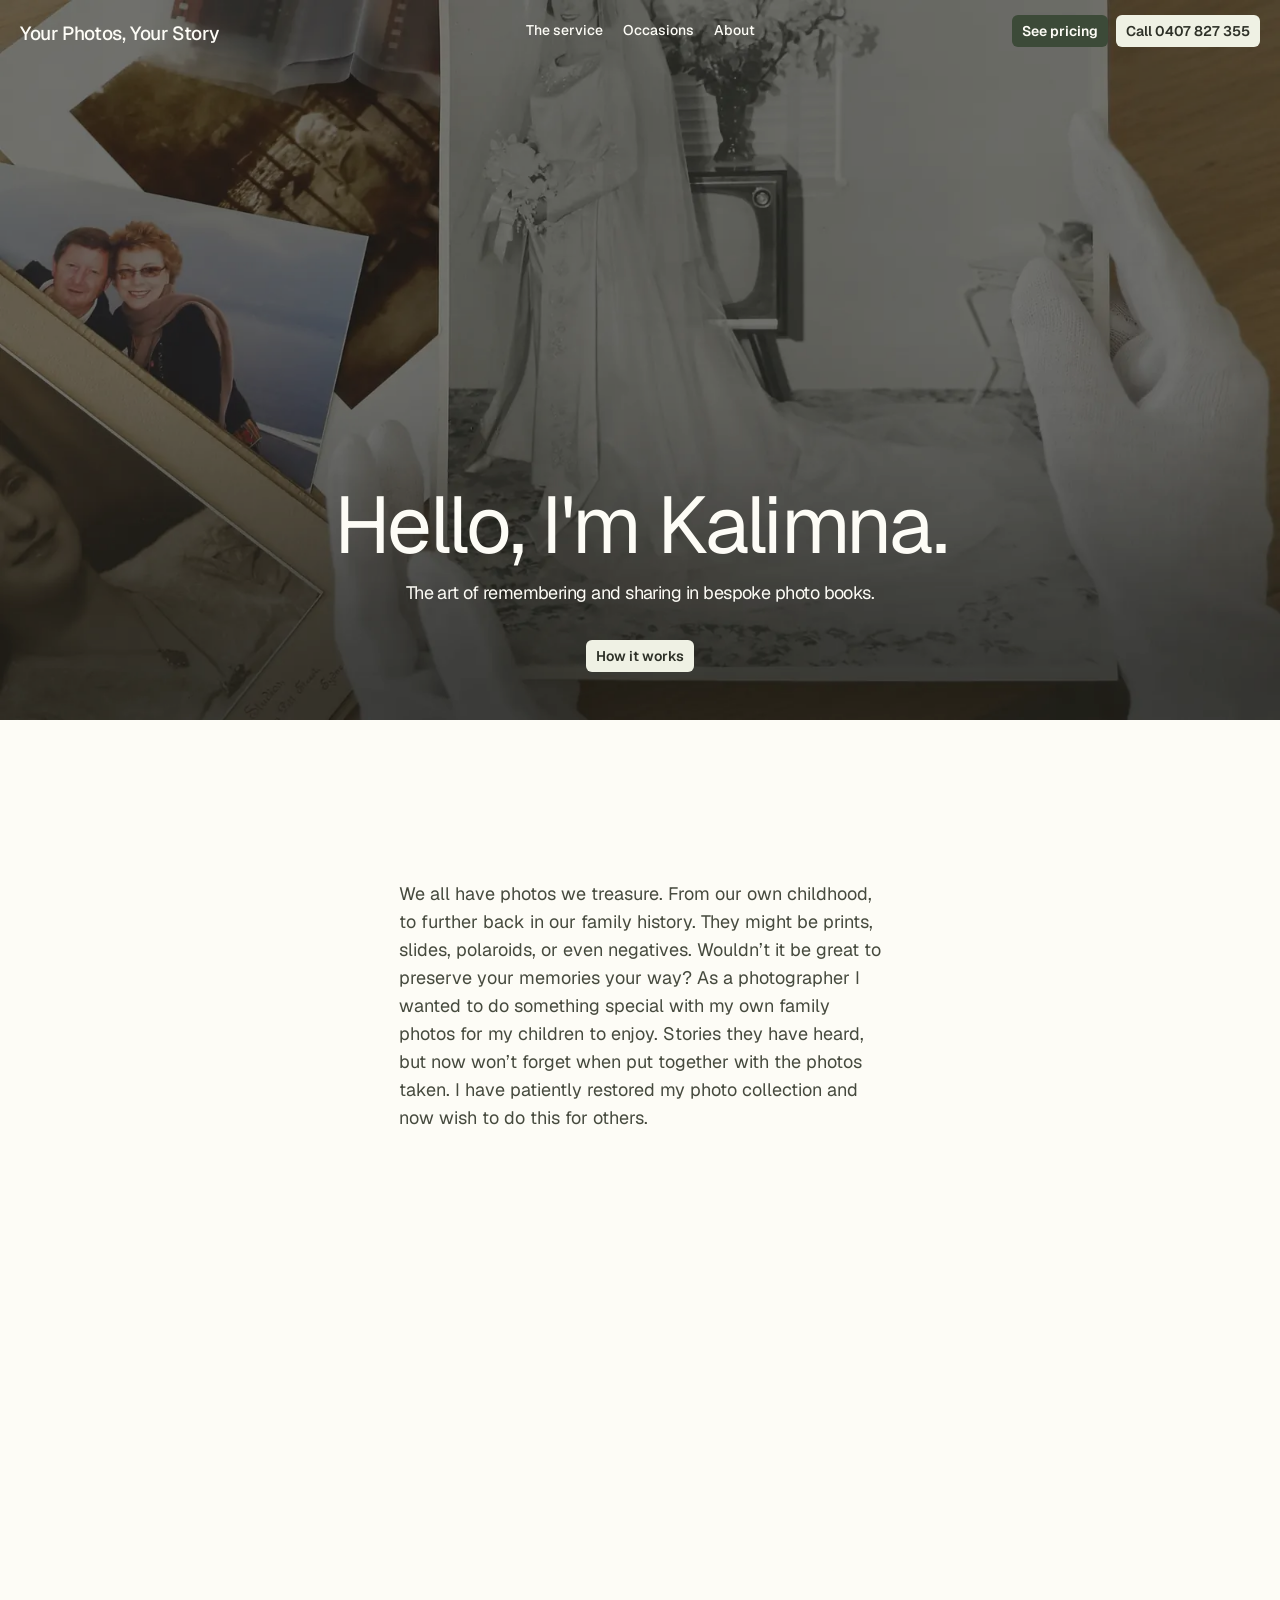
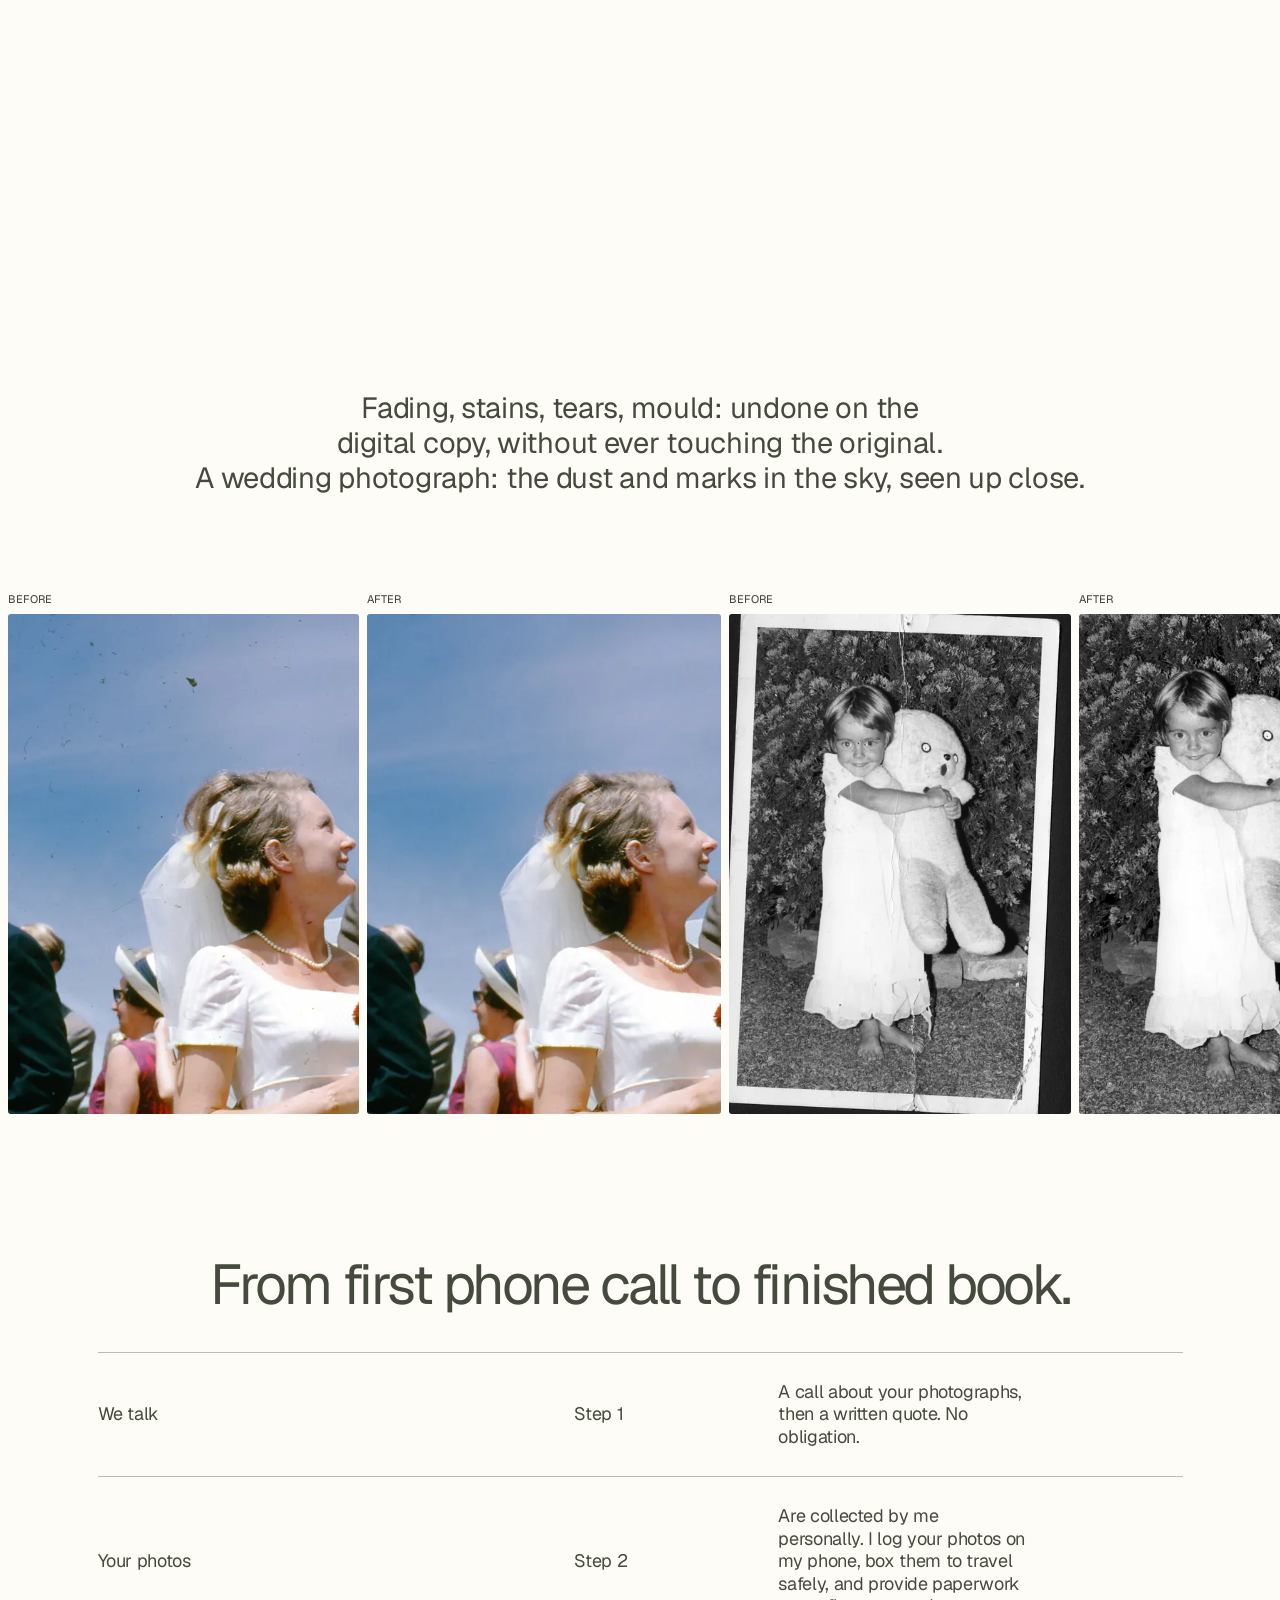
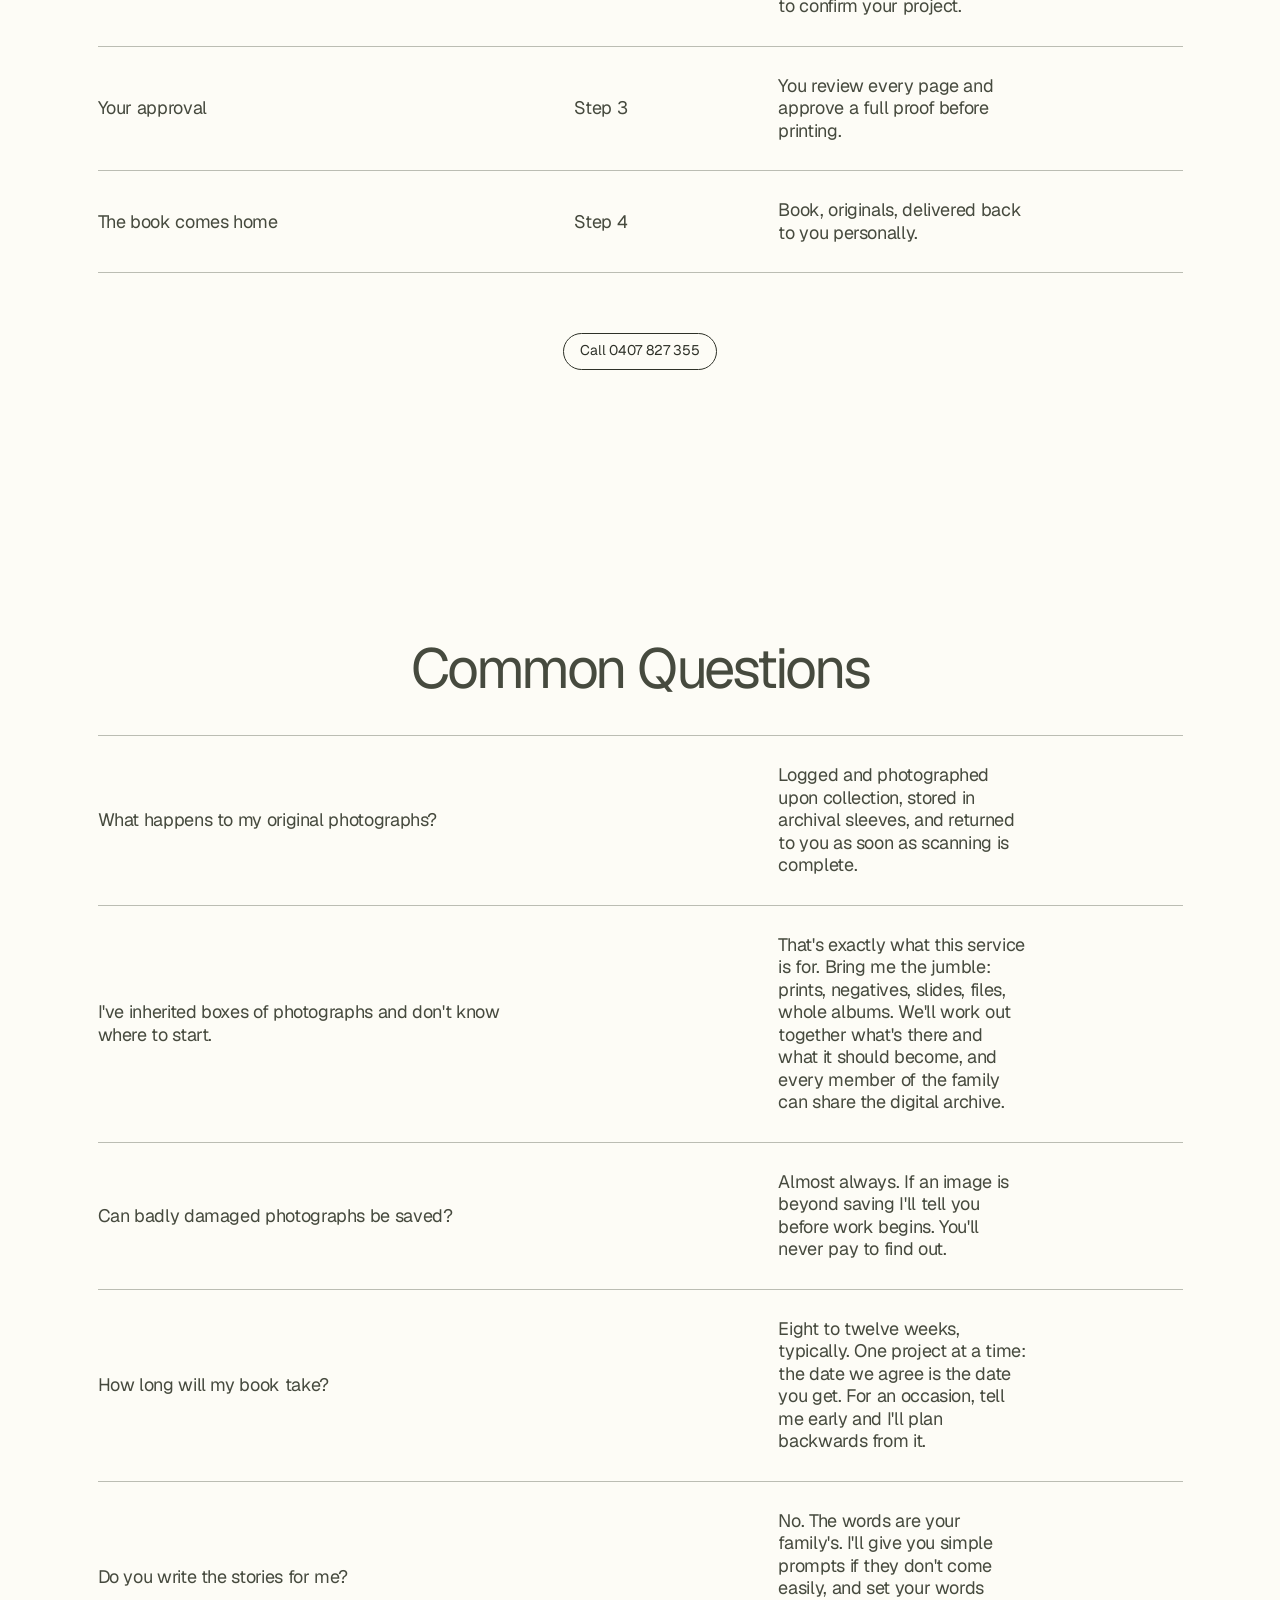
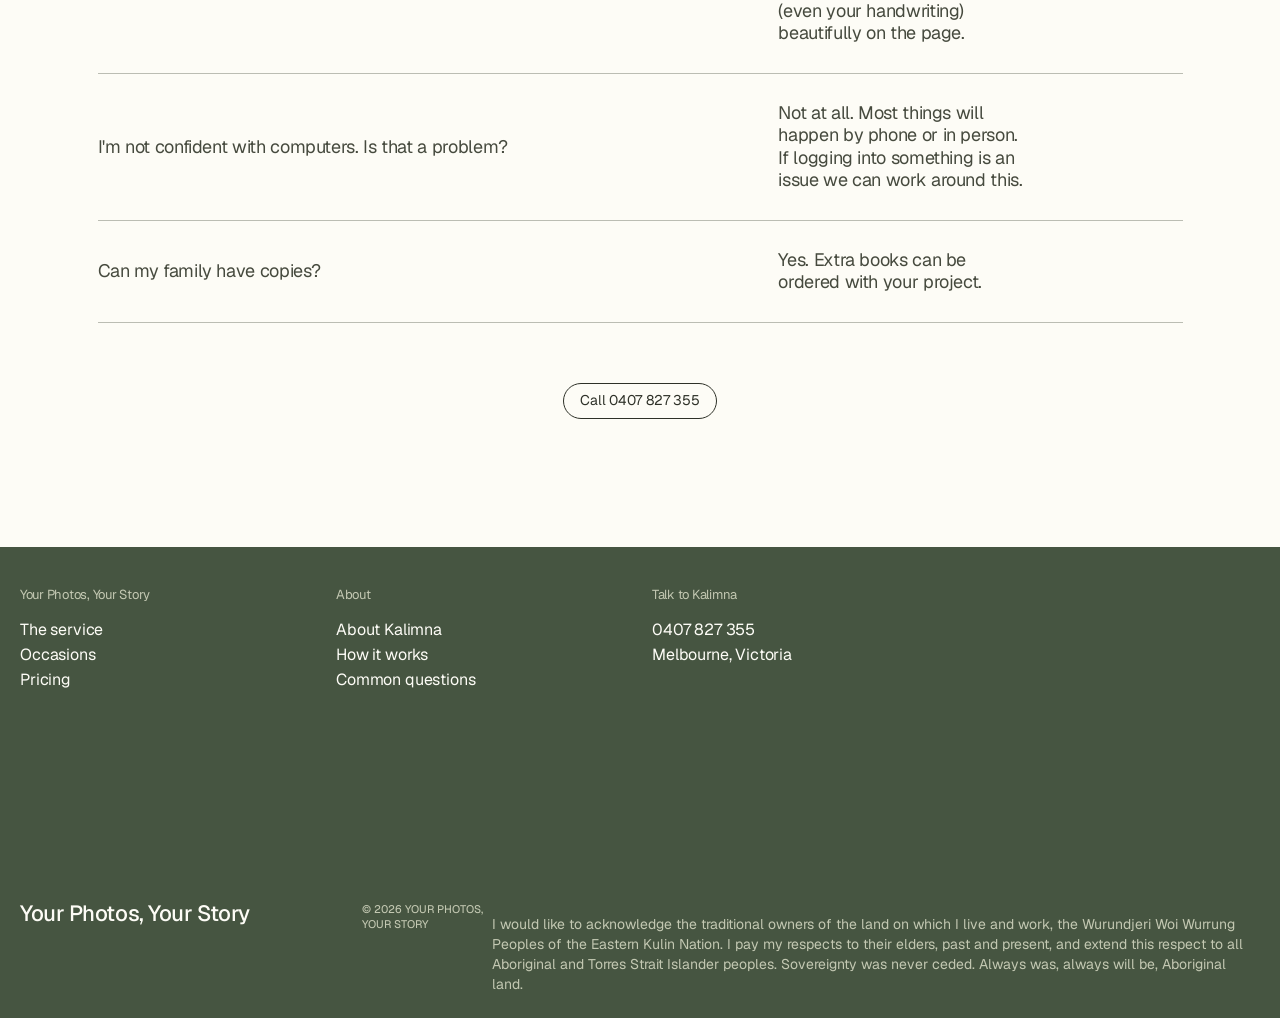
<file: version-b/about.html>
<!DOCTYPE html>
<html class="bg-white" lang="en-AU" style="scroll-behavior: smooth"><head><meta name="robots" content="noindex, nofollow"><meta charset="utf-8"/><meta content="width=device-width, initial-scale=1" name="viewport"/><title>Hello, I'm Kalimna | Your Photos, Your Story</title><meta content="The art of remembering and sharing in bespoke photo books." name="description"/><link as="image" fetchpriority="high" imagesizes="100vw" imagesrcset="assets/img/about-ouverture-480.webp 480w, assets/img/about-ouverture-800.webp 800w, assets/img/about-ouverture-1200.webp 1200w, assets/img/about-ouverture-1600.webp 1600w, assets/img/about-ouverture-2000.webp 2000w" rel="preload" type="image/webp"/><link href="assets/runway/1acivw-dmxrua.css" rel="stylesheet"/><link href="assets/runway/0yx1wli7ceoo0.css" rel="stylesheet"/><link href="assets/runway/3esltyy580kll.css" rel="stylesheet"/><link href="assets/kr-fonts.css" rel="stylesheet"/><link href="assets/kr-runway.css" rel="stylesheet"/><script defer="" src="assets/kr-runway.js"></script></head><body class="abcnormal_d55cd778-module__KOiC8a__variable timesnow_bd5a815e-module__7PsZNG__variable font-sans flex min-h-screen flex-col" id="layout"><header class="fixed z-40 w-full bg-opacity-95 py-4 transition-all duration-200 lg:py-0 top-0 text-white min-[1600px]:bg-white min-[1600px]:text-offBlack text-white"><div aria-hidden="true" class="absolute inset-0 -z-10 bg-white/95 backdrop-blur-md transition-opacity duration-200 opacity-0"></div><div class="rw-container"><div class="static z-10 flex items-center justify-between"><div class="relative z-20 lg:flex-1"><a aria-label="Your Photos, Your Story home" class="relative inline-flex translate-y-1 items-center" href="index.html"><span class="kr-logo">Your Photos, Your Story</span></a></div><div><nav aria-label="Primary"><ul class="relative z-20 hidden cursor-pointer items-center justify-center lg:flex"><li class="py-3.5 transition-all duration-200 opacity-100"><a class="inline-flex items-center gap-1.5 whitespace-nowrap px-2.5 py-2 text-sm font-medium leading-tight min-[1440px]:px-3 min-[1440px]:text-base" href="index.html#the-service">The service</a></li><li class="py-3.5 transition-all duration-200 opacity-100"><a class="inline-flex items-center gap-1.5 whitespace-nowrap px-2.5 py-2 text-sm font-medium leading-tight min-[1440px]:px-3 min-[1440px]:text-base" href="index.html#occasions">Occasions</a></li><li class="py-3.5 transition-all duration-200 opacity-100"><a aria-current="page" class="inline-flex items-center gap-1.5 whitespace-nowrap px-2.5 py-2 text-sm font-medium leading-tight min-[1440px]:px-3 min-[1440px]:text-base" href="about.html">About</a></li></ul></nav></div><div class="relative z-20 flex items-center justify-end gap-2 lg:flex-1"><a class="font-semibold transition-all duration-150 inline-flex items-center justify-center focus-visible:outline-none focus-visible:ring-2 focus-visible:ring-offset-2 focus-visible:ring-blue-500 py-1.5 px-2.5 text-sm leading-5 gap-2 rounded-md bg-[#303030] text-white hover:bg-[#222222] active:bg-[#595959] shrink-0 opacity-0 lg:opacity-100 min-[1600px]:border-offBlack min-[1600px]:bg-offBlack min-[1600px]:text-white" href="index.html#pricing" role="link" target="_self">See pricing</a><a class="font-semibold transition-all duration-150 inline-flex items-center justify-center focus-visible:outline-none focus-visible:ring-2 focus-visible:ring-offset-2 focus-visible:ring-blue-500 py-1.5 px-2.5 text-sm leading-5 gap-2 rounded-md bg-[#F7F7F7] text-[#0C0C0C] hover:bg-[#E7EAF0] active:bg-[#DCDCDC] shrink-0 opacity-100 min-[1600px]:border-offBlack min-[1600px]:bg-offBlack min-[1600px]:text-white" href="tel:0407827355" role="link" target="_self">Call 0407 827 355</a><div aria-controls="wh-menu" aria-expanded="false" aria-label="Open menu" class="ml-1 block p-2 lg:hidden" id="wh-menu-open" role="button" tabindex="0"><svg fill="none" height="9" viewbox="0 0 23 9" width="23" xmlns="http://www.w3.org/2000/svg"><rect class="fill-current" height="1" width="23"></rect><rect class="fill-current" height="1" width="23" y="4"></rect><rect class="fill-current" height="1" width="23" y="8"></rect></svg></div><div class="fixed left-0 top-0 z-50 h-full w-full overflow-y-scroll bg-white p-6 text-offBlack" hidden="" id="wh-menu"><div class="mb-6 flex items-center justify-between"><div><span class="kr-logo">Your Photos, Your Story</span></div><div aria-label="Close menu" class="p-3" id="wh-menu-close" role="button" tabindex="0"><svg fill="none" height="17" viewbox="0 0 17 17" width="17" xmlns="http://www.w3.org/2000/svg"><path class="fill-current" d="M16.97 16.26L9.19 8.49L16.97 0.71L16.26 0L8.49 7.78L0.71 0L0 0.71L7.78 8.49L0 16.26L0.71 16.97L8.49 9.19L16.26 16.97L16.97 16.26Z"></path></svg></div></div><div class="pt-9"><div class="border-b border-mediumGray py-3"><div class="flex cursor-pointer items-center justify-between"><a class="rw-h2 text-offBlack" href="index.html#the-service">The service</a></div></div><div class="border-b border-mediumGray py-3"><div class="flex cursor-pointer items-center justify-between"><a class="rw-h2 text-offBlack" href="index.html#occasions">Occasions</a></div></div><div class="border-b border-mediumGray py-3"><div class="flex cursor-pointer items-center justify-between"><a class="rw-h2 text-offBlack" href="about.html">About</a></div></div></div><a class="font-semibold transition-all duration-150 inline-flex items-center justify-center focus-visible:outline-none focus-visible:ring-2 focus-visible:ring-offset-2 focus-visible:ring-blue-500 px-3 py-2 text-base leading-6 gap-2 rounded-lg bg-neutral-800 text-white hover:bg-black active:bg-[#595959] mt-4 w-full" href="tel:0407827355" role="link" target="_self">Call 0407 827 355</a><a class="font-semibold transition-all duration-150 inline-flex items-center justify-center focus-visible:outline-none focus-visible:ring-2 focus-visible:ring-offset-2 focus-visible:ring-blue-500 px-3 py-2 text-base leading-6 gap-2 rounded-lg bg-white outline outline-1 outline-[#E0E4EB] -outline-offset-1 text-[#1A1A1A] hover:bg-[#F5F7FA] active:bg-[#EEF1F5] mt-2 w-full" href="index.html#pricing" role="link" target="_self">See pricing</a></div></div></div></div></header><div class="flex-1"><main class=""><section class="bg-white min-[1600px]:px-4" data-header-color="light"><div class="flex lg:aspect-video flex-col items-center justify-center text-white relative xl:h-auto lg:max-h-[900px] w-full min-[1600px]:w-auto mx-auto min-[1600px]:mt-16 min-[1600px]:rounded-[3px] overflow-hidden h-[470px]"><picture><source sizes="100vw" srcset="assets/img/about-ouverture-480.webp 480w, assets/img/about-ouverture-800.webp 800w, assets/img/about-ouverture-1200.webp 1200w, assets/img/about-ouverture-1600.webp 1600w, assets/img/about-ouverture-2000.webp 2000w" type="image/webp"/><img alt="Gloved hands holding an old wedding photograph" class="object-cover w-full h-full absolute" decoding="async" fetchpriority="high" height="1125" loading="eager" src="assets/img/about-ouverture.jpg" width="2000"/></picture><div class="bg-black absolute inset-0 opacity-30"></div><div class="relative text-center w-full mb-6 lg:mb-12 mt-auto" style="opacity: 1"><div class="rw-container"><div class="mx-auto w-full"><h1 class="rw-h1 rw-hero-video-title mb-2 lg:mb-5 tracking-[-0.03em]">Hello, I'm Kalimna.</h1><div class="lg:w-2/3 mx-auto"><div class="rw-h6 mb-9">The art of remembering and sharing in bespoke photo books.</div><div class="flex flex-col md:flex-row items-center justify-center gap-1.5"><a class="font-semibold transition-all duration-150 inline-flex items-center justify-center focus-visible:outline-none focus-visible:ring-2 focus-visible:ring-offset-2 focus-visible:ring-blue-500 py-1.5 px-2.5 text-sm leading-5 gap-2 rounded-md bg-[#F7F7F7] text-[#0C0C0C] hover:bg-[#E7EAF0] active:bg-[#DCDCDC]" href="#how-it-works" role="link" target="_self">How it works</a></div></div></div></div></div></div></section><section class="bg-white"><div class="rw-container"><div class="flex flex-col lg:flex-row lg:w-7/12 mx-auto gap-6 lg:gap-16 pt-16 lg:pt-40 pb-16 lg:pb-40"><div class="md:w-2/3 mx-auto text-lg">We all have photos we treasure. From our own childhood, to further back in our family history. They might be prints, slides, polaroids, or even negatives. Wouldn’t it be great to preserve your memories your way? As a photographer I wanted to do something special with my own family photos for my children to enjoy. Stories they have heard, but now won’t forget when put together with the photos taken. I have patiently restored my photo collection and now wish to do this for others.</div></div><div class="lg:w-12/16 mx-auto pb-12 lg:pb-24"><a class="aspect-video w-full rounded-[3px] overflow-hidden relative cursor-pointer group block" href="#before-after"><div class="relative h-full flex flex-col items-start justify-center group" style="opacity: 1"><picture><source sizes="(min-width: 1280px) 1050px, calc(100vw - 40px)" srcset="assets/img/about-carte-480.webp 480w, assets/img/about-carte-800.webp 800w, assets/img/about-carte-1200.webp 1200w, assets/img/about-carte-1600.webp 1600w, assets/img/about-carte-2000.webp 2000w" type="image/webp"/><img alt="A restored wedding photograph of a bride and groom" class="inset-0 w-full h-full object-cover absolute" decoding="async" height="1125" loading="lazy" src="assets/img/about-carte.jpg" width="2000"/></picture><div class="absolute inset-0 group-hover:bg-black/15 bg-black/0 transition-all duration-300"></div><div class="relative flex items-center justify-start pl-8"><div class="text-white text-base md:text-[32px] lg:text-4xl lg:ml-4 ml-2 tracking-tighter">Photographs you thought were lost, brought back.</div></div></div></a></div></div></section><section class="bg-white pt-10 lg:pt-20" id="before-after"><div class="rw-container"><div class="rw-display-s text-center lg:w-14/16 mx-auto mb-24"><span class="block text-balance">Fading, stains, tears, mould: undone on the digital copy, without ever touching the original.</span><span class="block text-balance">A wedding photograph: the dust and marks in the sky, seen up close.</span></div></div><div class="relative cursor-grab active:cursor-grabbing overflow-hidden" data-wh-carrousel=""><div class=""><div class="flex gap-2 px-2" data-wh-piste-carrousel=""><div class="shrink-0 w-2/3 lg:w-auto"><p class="rw-eyebrow mb-2">Before</p><div class="h-[200px] lg:h-[500px] shrink-0 overflow-hidden rounded-[3px] w-full"><picture><source sizes="(min-width: 1024px) 360px, 66vw" srcset="assets/img/avant-mariage-480.webp 480w, assets/img/avant-mariage-800.webp 800w, assets/img/avant-mariage-1000.webp 1000w" type="image/webp"/><img alt="Before: a wedding photograph with dust and marks in the sky" class="object-cover w-full h-full" decoding="async" draggable="false" height="1423" loading="lazy" src="assets/img/avant-mariage.jpg" width="1000"/></picture></div></div><div class="shrink-0 w-2/3 lg:w-auto"><p class="rw-eyebrow mb-2">After</p><div class="h-[200px] lg:h-[500px] shrink-0 overflow-hidden rounded-[3px] w-full"><picture><source sizes="(min-width: 1024px) 360px, 66vw" srcset="assets/img/apres-mariage-480.webp 480w, assets/img/apres-mariage-800.webp 800w, assets/img/apres-mariage-1000.webp 1000w" type="image/webp"/><img alt="After: the same wedding photograph, restored" class="object-cover w-full h-full" decoding="async" draggable="false" height="1415" loading="lazy" src="assets/img/apres-mariage.jpg" width="1000"/></picture></div></div><div class="shrink-0 w-2/3 lg:w-auto"><p class="rw-eyebrow mb-2">Before</p><div class="h-[200px] lg:h-[500px] shrink-0 overflow-hidden rounded-[3px] w-full"><picture><source sizes="(min-width: 1024px) 360px, 66vw" srcset="assets/img/avant-ours-480.webp 480w, assets/img/avant-ours-800.webp 800w, assets/img/avant-ours-1000.webp 1000w" type="image/webp"/><img alt="Before: a creased black-and-white print" class="object-cover w-full h-full" decoding="async" draggable="false" height="1460" loading="lazy" src="assets/img/avant-ours.jpg" width="1000"/></picture></div></div><div class="shrink-0 w-2/3 lg:w-auto"><p class="rw-eyebrow mb-2">After</p><div class="h-[200px] lg:h-[500px] shrink-0 overflow-hidden rounded-[3px] w-full"><picture><source sizes="(min-width: 1024px) 360px, 66vw" srcset="assets/img/apres-ours-480.webp 480w, assets/img/apres-ours-800.webp 800w, assets/img/apres-ours-1000.webp 1000w" type="image/webp"/><img alt="After: the same print, restored" class="object-cover w-full h-full" decoding="async" draggable="false" height="1627" loading="lazy" src="assets/img/apres-ours.jpg" width="1000"/></picture></div></div></div></div></div></section><section class="pt-20 lg:pt-36 mb-16 lg:mb-32" id="how-it-works"><div class="rw-container"><div class="lg:w-14/16 mx-auto"><div class="flex flex-col items-center justify-center mb-5 lg:mb-10"><div class="rw-h2 text-center">From first phone call to finished book.</div></div><div class="border-t-[0.5px] border-darkGrayAlt border-opacity-40 relative"><div><div class="flex flex-col lg:flex-row lg:items-center py-7 border-b-[0.5px] border-darkGrayAlt border-opacity-40 gap-1 lg:gap-6"><div class="lg:w-5/12 pr-3 rw-bodycopy1">We talk</div><div class="rw-bodycopy1 lg:w-2/12 pr-3">Step 1</div><div class="rw-bodycopy1 lg:w-3/12 pr-6"><div>A call about your photographs, then a written quote. No obligation.</div></div></div><div class="flex flex-col lg:flex-row lg:items-center py-7 border-b-[0.5px] border-darkGrayAlt border-opacity-40 gap-1 lg:gap-6"><div class="lg:w-5/12 pr-3 rw-bodycopy1">Your photos</div><div class="rw-bodycopy1 lg:w-2/12 pr-3">Step 2</div><div class="rw-bodycopy1 lg:w-3/12 pr-6"><div>Are collected by me personally. I log your photos on my phone, box them to travel safely, and provide paperwork to confirm your project.</div></div></div><div class="flex flex-col lg:flex-row lg:items-center py-7 border-b-[0.5px] border-darkGrayAlt border-opacity-40 gap-1 lg:gap-6"><div class="lg:w-5/12 pr-3 rw-bodycopy1">Your approval</div><div class="rw-bodycopy1 lg:w-2/12 pr-3">Step 3</div><div class="rw-bodycopy1 lg:w-3/12 pr-6"><div>You review every page and approve a full proof before printing.</div></div></div><div class="flex flex-col lg:flex-row lg:items-center py-7 border-b-[0.5px] border-darkGrayAlt border-opacity-40 gap-1 lg:gap-6"><div class="lg:w-5/12 pr-3 rw-bodycopy1">The book comes home</div><div class="rw-bodycopy1 lg:w-2/12 pr-3">Step 4</div><div class="rw-bodycopy1 lg:w-3/12 pr-6"><div>Book, originals, delivered back to you personally.</div></div></div></div></div></div><div class="flex justify-center mt-10"><a class="rw-cta-text px-4 pt-[10px] pb-[11px] rounded-full inline-flex transition-all duration-200 items-center justify-center whitespace-nowrap text-offBlack border border-offBlack hover:bg-offBlack hover:text-white mt-5" href="tel:0407827355" target="_self">Call 0407 827 355</a></div></div></section><section class="pt-20 lg:pt-36 mb-16 lg:mb-32" id="common-questions"><div class="rw-container"><div class="lg:w-14/16 mx-auto"><div class="flex flex-col items-center justify-center mb-5 lg:mb-10"><div class="rw-h2 text-center">Common Questions</div></div><div class="border-t-[0.5px] border-darkGrayAlt border-opacity-40 relative"><div><div class="flex flex-col lg:flex-row lg:items-center py-7 border-b-[0.5px] border-darkGrayAlt border-opacity-40 gap-1 lg:gap-6"><div class="lg:w-5/12 pr-3 rw-bodycopy1">What happens to my original photographs?</div><div class="rw-bodycopy1 lg:w-2/12 pr-3"></div><div class="rw-bodycopy1 lg:w-3/12 pr-6"><div>Logged and photographed upon collection, stored in archival sleeves, and returned to you as soon as scanning is complete.</div></div></div><div class="flex flex-col lg:flex-row lg:items-center py-7 border-b-[0.5px] border-darkGrayAlt border-opacity-40 gap-1 lg:gap-6"><div class="lg:w-5/12 pr-3 rw-bodycopy1">I've inherited boxes of photographs and don't know where to start.</div><div class="rw-bodycopy1 lg:w-2/12 pr-3"></div><div class="rw-bodycopy1 lg:w-3/12 pr-6"><div>That's exactly what this service is for. Bring me the jumble: prints, negatives, slides, files, whole albums. We'll work out together what's there and what it should become, and every member of the family can share the digital archive.</div></div></div><div class="flex flex-col lg:flex-row lg:items-center py-7 border-b-[0.5px] border-darkGrayAlt border-opacity-40 gap-1 lg:gap-6"><div class="lg:w-5/12 pr-3 rw-bodycopy1">Can badly damaged photographs be saved?</div><div class="rw-bodycopy1 lg:w-2/12 pr-3"></div><div class="rw-bodycopy1 lg:w-3/12 pr-6"><div>Almost always. If an image is beyond saving I'll tell you before work begins. You'll never pay to find out.</div></div></div><div class="flex flex-col lg:flex-row lg:items-center py-7 border-b-[0.5px] border-darkGrayAlt border-opacity-40 gap-1 lg:gap-6"><div class="lg:w-5/12 pr-3 rw-bodycopy1">How long will my book take?</div><div class="rw-bodycopy1 lg:w-2/12 pr-3"></div><div class="rw-bodycopy1 lg:w-3/12 pr-6"><div>Eight to twelve weeks, typically. One project at a time: the date we agree is the date you get. For an occasion, tell me early and I'll plan backwards from it.</div></div></div><div class="flex flex-col lg:flex-row lg:items-center py-7 border-b-[0.5px] border-darkGrayAlt border-opacity-40 gap-1 lg:gap-6"><div class="lg:w-5/12 pr-3 rw-bodycopy1">Do you write the stories for me?</div><div class="rw-bodycopy1 lg:w-2/12 pr-3"></div><div class="rw-bodycopy1 lg:w-3/12 pr-6"><div>No. The words are your family's. I'll give you simple prompts if they don't come easily, and set your words (even your handwriting) beautifully on the page.</div></div></div><div class="flex flex-col lg:flex-row lg:items-center py-7 border-b-[0.5px] border-darkGrayAlt border-opacity-40 gap-1 lg:gap-6"><div class="lg:w-5/12 pr-3 rw-bodycopy1">I'm not confident with computers. Is that a problem?</div><div class="rw-bodycopy1 lg:w-2/12 pr-3"></div><div class="rw-bodycopy1 lg:w-3/12 pr-6"><div>Not at all. Most things will happen by phone or in person. If logging into something is an issue we can work around this.</div></div></div><div class="flex flex-col lg:flex-row lg:items-center py-7 border-b-[0.5px] border-darkGrayAlt border-opacity-40 gap-1 lg:gap-6"><div class="lg:w-5/12 pr-3 rw-bodycopy1">Can my family have copies?</div><div class="rw-bodycopy1 lg:w-2/12 pr-3"></div><div class="rw-bodycopy1 lg:w-3/12 pr-6"><div>Yes. Extra books can be ordered with your project.</div></div></div></div></div></div><div class="flex justify-center mt-10"><a class="rw-cta-text px-4 pt-[10px] pb-[11px] rounded-full inline-flex transition-all duration-200 items-center justify-center whitespace-nowrap text-offBlack border border-offBlack hover:bg-offBlack hover:text-white mt-5" href="tel:0407827355" target="_self">Call 0407 827 355</a></div></div></section></main></div><footer><section class="bg-offBlack pt-10 text-white min-[1600px]:pt-28" data-header-color="light"><div class="rw-container"><div class="flex items-start justify-between" id="footer"><div class="mb-52 grid flex-1 grid-cols-1 gap-10 sm:grid-cols-2 lg:grid-cols-4 lg:gap-x-6 lg:gap-y-14"><div><div class="rw-bodycopy3 mb-4 text-darkGrayAlt">Your Photos, Your Story</div><ul class="flex flex-col items-start"><li class="rw-footercopy mb-1 hover:underline"><a href="index.html#the-service" target="_self">The service</a></li><li class="rw-footercopy mb-1 hover:underline"><a href="index.html#occasions" target="_self">Occasions</a></li><li class="rw-footercopy mb-1 hover:underline"><a href="index.html#pricing" target="_self">Pricing</a></li></ul></div><div><div class="rw-bodycopy3 mb-4 text-darkGrayAlt">About</div><ul class="flex flex-col items-start"><li class="rw-footercopy mb-1 hover:underline"><a href="about.html" target="_self">About Kalimna</a></li><li class="rw-footercopy mb-1 hover:underline"><a href="about.html#how-it-works" target="_self">How it works</a></li><li class="rw-footercopy mb-1 hover:underline"><a href="about.html#common-questions" target="_self">Common questions</a></li></ul></div><div><div class="rw-bodycopy3 mb-4 text-darkGrayAlt">Talk to Kalimna</div><ul class="flex flex-col items-start"><li class="rw-footercopy mb-1 hover:underline"><a href="tel:0407827355" target="_self">0407 827 355</a></li><li class="rw-footercopy mb-1 hover:underline"><a href="about.html" target="_self">Melbourne, Victoria</a></li></ul></div></div></div><div class="relative flex flex-col-reverse gap-8 pb-6 lg:flex-row lg:items-end lg:justify-between lg:gap-0"><div class="flex flex-col lg:flex-row"><span class="kr-logo kr-logo-pied mb-2.5 lg:mr-28">Your Photos, Your Story</span><div class="rw-eyebrow text-footerGray">© 2026 Your Photos, Your Story</div><div class="text-footerGray text-sm mt-3 max-w-3xl">I would like to acknowledge the traditional owners of the land on which I live and work, the Wurundjeri Woi Wurrung Peoples of the Eastern Kulin Nation. I pay my respects to their elders, past and present, and extend this respect to all Aboriginal and Torres Strait Islander peoples. Sovereignty was never ceded. Always was, always will be, Aboriginal land.</div></div></div></div></section></footer></body></html>
</file>
<file: version-b/assets/runway/1acivw-dmxrua.css>
@font-face{font-family:abcNormal Fallback;src:local(Arial);ascent-override:92.07%;descent-override:19.91%;line-gap-override:0.0%;size-adjust:100.46%}.abcnormal_d55cd778-module__KOiC8a__variable{--abcNormal:"abcNormal", "abcNormal Fallback"}
@font-face{font-family:timesNow Fallback;src:local(Arial);ascent-override:79.97%;descent-override:30.33%;line-gap-override:16.55%;size-adjust:90.66%}.timesnow_bd5a815e-module__7PsZNG__variable{--timesNow:"timesNow", "timesNow Fallback"}
</file>
<file: version-b/assets/runway/0yx1wli7ceoo0.css>
*,:before,:after,::backdrop{--tw-border-spacing-x:0;--tw-border-spacing-y:0;--tw-translate-x:0;--tw-translate-y:0;--tw-rotate:0;--tw-skew-x:0;--tw-skew-y:0;--tw-scale-x:1;--tw-scale-y:1;--tw-pan-x: ;--tw-pan-y: ;--tw-pinch-zoom: ;--tw-scroll-snap-strictness:proximity;--tw-gradient-from-position: ;--tw-gradient-via-position: ;--tw-gradient-to-position: ;--tw-ordinal: ;--tw-slashed-zero: ;--tw-numeric-figure: ;--tw-numeric-spacing: ;--tw-numeric-fraction: ;--tw-ring-inset: ;--tw-ring-offset-width:0px;--tw-ring-offset-color:#fdfcf6;--tw-ring-color:#3b82f680;--tw-ring-offset-shadow:0 0 #2e312800;--tw-ring-shadow:0 0 #2e312800;--tw-shadow:0 0 #2e312800;--tw-shadow-colored:0 0 #2e312800;--tw-blur: ;--tw-brightness: ;--tw-contrast: ;--tw-grayscale: ;--tw-hue-rotate: ;--tw-invert: ;--tw-saturate: ;--tw-sepia: ;--tw-drop-shadow: ;--tw-backdrop-blur: ;--tw-backdrop-brightness: ;--tw-backdrop-contrast: ;--tw-backdrop-grayscale: ;--tw-backdrop-hue-rotate: ;--tw-backdrop-invert: ;--tw-backdrop-opacity: ;--tw-backdrop-saturate: ;--tw-backdrop-sepia: ;--tw-contain-size: ;--tw-contain-layout: ;--tw-contain-paint: ;--tw-contain-style: }*,:before,:after{box-sizing:border-box;border:0 solid #e3e5d1}:before,:after{--tw-content:""}html,:host{-webkit-text-size-adjust:100%;tab-size:4;line-height:1.5;font-family:var(--abcNormal);font-feature-settings:normal;font-variation-settings:normal;-webkit-tap-highlight-color:transparent}body{line-height:inherit;margin:0}hr{height:0;color:inherit;border-top-width:1px}abbr:where([title]){-webkit-text-decoration:underline dotted;text-decoration:underline dotted}h1,h2,h3,h4,h5,h6{font-size:inherit;font-weight:inherit}a{color:inherit;-webkit-text-decoration:inherit;text-decoration:inherit}b,strong{font-weight:bolder}code,kbd,samp,pre{font-feature-settings:normal;font-variation-settings:normal;font-family:ui-monospace,SFMono-Regular,Menlo,Monaco,Consolas,Liberation Mono,Courier New,monospace;font-size:1em}small{font-size:80%}sub,sup{vertical-align:baseline;font-size:75%;line-height:0;position:relative}sub{bottom:-.25em}sup{top:-.5em}table{text-indent:0;border-color:inherit;border-collapse:collapse}button,input,optgroup,select,textarea{font-feature-settings:inherit;font-variation-settings:inherit;font-family:inherit;font-size:100%;font-weight:inherit;line-height:inherit;letter-spacing:inherit;color:inherit;margin:0;padding:0}button,select{text-transform:none}button,input:where([type=button]),input:where([type=reset]),input:where([type=submit]){-webkit-appearance:button;background-color:#2e312800;background-image:none}:-moz-focusring{outline:auto}:-moz-ui-invalid{box-shadow:none}progress{vertical-align:baseline}::-webkit-inner-spin-button{height:auto}::-webkit-outer-spin-button{height:auto}[type=search]{-webkit-appearance:textfield;outline-offset:-2px}::-webkit-search-decoration{-webkit-appearance:none}::-webkit-file-upload-button{-webkit-appearance:button;font:inherit}summary{display:list-item}blockquote,dl,dd,h1,h2,h3,h4,h5,h6,hr,figure,p,pre{margin:0}fieldset{margin:0;padding:0}legend{padding:0}ol,ul,menu{margin:0;padding:0;list-style:none}dialog{padding:0}textarea{resize:vertical}input::placeholder,textarea::placeholder{opacity:1;color:#a4aa94}button,[role=button]{cursor:pointer}:disabled{cursor:default}img,svg,video,canvas,audio,iframe,embed,object{vertical-align:middle;display:block}img,video{max-width:100%;height:auto}[hidden]:where(:not([hidden=until-found])){display:none}.prose :where(p):not(:where([class~=not-prose],[class~=not-prose] *)){margin-top:1.25em;margin-bottom:1.25em}.prose :where([class~=lead]):not(:where([class~=not-prose],[class~=not-prose] *)){color:var(--tw-prose-lead);margin-top:1.2em;margin-bottom:1.2em;font-size:1.25em;line-height:1.6}.prose :where(a):not(:where([class~=not-prose],[class~=not-prose] *)){color:var(--tw-prose-links);font-weight:500;text-decoration:underline}.prose :where(strong):not(:where([class~=not-prose],[class~=not-prose] *)){color:var(--tw-prose-bold);font-weight:600}.prose :where(a strong):not(:where([class~=not-prose],[class~=not-prose] *)),.prose :where(blockquote strong):not(:where([class~=not-prose],[class~=not-prose] *)),.prose :where(thead th strong):not(:where([class~=not-prose],[class~=not-prose] *)){color:inherit}.prose :where(ol):not(:where([class~=not-prose],[class~=not-prose] *)){margin-top:1.25em;margin-bottom:1.25em;padding-inline-start:1.625em;list-style-type:decimal}.prose :where(ol[type=A]):not(:where([class~=not-prose],[class~=not-prose] *)){list-style-type:upper-alpha}.prose :where(ol[type=a]):not(:where([class~=not-prose],[class~=not-prose] *)){list-style-type:lower-alpha}.prose :where(ol[type=A s]):not(:where([class~=not-prose],[class~=not-prose] *)){list-style-type:upper-alpha}.prose :where(ol[type=a s]):not(:where([class~=not-prose],[class~=not-prose] *)){list-style-type:lower-alpha}.prose :where(ol[type=I]):not(:where([class~=not-prose],[class~=not-prose] *)){list-style-type:upper-roman}.prose :where(ol[type=i]):not(:where([class~=not-prose],[class~=not-prose] *)){list-style-type:lower-roman}.prose :where(ol[type=I s]):not(:where([class~=not-prose],[class~=not-prose] *)){list-style-type:upper-roman}.prose :where(ol[type=i s]):not(:where([class~=not-prose],[class~=not-prose] *)){list-style-type:lower-roman}.prose :where(ol[type="1"]):not(:where([class~=not-prose],[class~=not-prose] *)){list-style-type:decimal}.prose :where(ul):not(:where([class~=not-prose],[class~=not-prose] *)){margin-top:1.25em;margin-bottom:1.25em;padding-inline-start:1.625em;list-style-type:disc}.prose :where(ol>li):not(:where([class~=not-prose],[class~=not-prose] *))::marker{color:var(--tw-prose-counters);font-weight:400}.prose :where(ul>li):not(:where([class~=not-prose],[class~=not-prose] *))::marker{color:var(--tw-prose-bullets)}.prose :where(dt):not(:where([class~=not-prose],[class~=not-prose] *)){color:var(--tw-prose-headings);margin-top:1.25em;font-weight:600}.prose :where(hr):not(:where([class~=not-prose],[class~=not-prose] *)){border-color:var(--tw-prose-hr);border-top-width:1px;margin-top:3em;margin-bottom:3em}.prose :where(blockquote):not(:where([class~=not-prose],[class~=not-prose] *)){color:var(--tw-prose-quotes);border-inline-start-width:.25rem;border-inline-start-color:var(--tw-prose-quote-borders);quotes:"“""”""‘""’";margin-top:1.6em;margin-bottom:1.6em;padding-inline-start:1em;font-style:italic;font-weight:500}.prose :where(blockquote p:first-of-type):not(:where([class~=not-prose],[class~=not-prose] *)):before{content:open-quote}.prose :where(blockquote p:last-of-type):not(:where([class~=not-prose],[class~=not-prose] *)):after{content:close-quote}.prose :where(h1):not(:where([class~=not-prose],[class~=not-prose] *)){color:var(--tw-prose-headings);margin-top:0;margin-bottom:.888889em;font-size:2.25em;font-weight:800;line-height:1.11111}.prose :where(h1 strong):not(:where([class~=not-prose],[class~=not-prose] *)){color:inherit;font-weight:900}.prose :where(h2):not(:where([class~=not-prose],[class~=not-prose] *)){color:var(--tw-prose-headings);margin-top:2em;margin-bottom:1em;font-size:1.5em;font-weight:700;line-height:1.33333}.prose :where(h2 strong):not(:where([class~=not-prose],[class~=not-prose] *)){color:inherit;font-weight:800}.prose :where(h3):not(:where([class~=not-prose],[class~=not-prose] *)){color:var(--tw-prose-headings);margin-top:1.6em;margin-bottom:.6em;font-size:1.25em;font-weight:600;line-height:1.6}.prose :where(h3 strong):not(:where([class~=not-prose],[class~=not-prose] *)){color:inherit;font-weight:700}.prose :where(h4):not(:where([class~=not-prose],[class~=not-prose] *)){color:var(--tw-prose-headings);margin-top:1.5em;margin-bottom:.5em;font-weight:600;line-height:1.5}.prose :where(h4 strong):not(:where([class~=not-prose],[class~=not-prose] *)){color:inherit;font-weight:700}.prose :where(img):not(:where([class~=not-prose],[class~=not-prose] *)){margin-top:2em;margin-bottom:2em}.prose :where(picture):not(:where([class~=not-prose],[class~=not-prose] *)){margin-top:2em;margin-bottom:2em;display:block}.prose :where(video):not(:where([class~=not-prose],[class~=not-prose] *)){margin-top:2em;margin-bottom:2em}.prose :where(kbd):not(:where([class~=not-prose],[class~=not-prose] *)){color:var(--tw-prose-kbd);box-shadow:0 0 0 1px var(--tw-prose-kbd-shadows), 0 3px 0 var(--tw-prose-kbd-shadows);padding-top:.1875em;padding-inline-end:.375em;padding-bottom:.1875em;border-radius:.3125rem;padding-inline-start:.375em;font-family:inherit;font-size:.875em;font-weight:500}.prose :where(code):not(:where([class~=not-prose],[class~=not-prose] *)){color:var(--tw-prose-code);font-size:.875em;font-weight:600}.prose :where(code):not(:where([class~=not-prose],[class~=not-prose] *)):before,.prose :where(code):not(:where([class~=not-prose],[class~=not-prose] *)):after{content:"`"}.prose :where(a code):not(:where([class~=not-prose],[class~=not-prose] *)),.prose :where(h1 code):not(:where([class~=not-prose],[class~=not-prose] *)){color:inherit}.prose :where(h2 code):not(:where([class~=not-prose],[class~=not-prose] *)){color:inherit;font-size:.875em}.prose :where(h3 code):not(:where([class~=not-prose],[class~=not-prose] *)){color:inherit;font-size:.9em}.prose :where(h4 code):not(:where([class~=not-prose],[class~=not-prose] *)),.prose :where(blockquote code):not(:where([class~=not-prose],[class~=not-prose] *)),.prose :where(thead th code):not(:where([class~=not-prose],[class~=not-prose] *)){color:inherit}.prose :where(pre):not(:where([class~=not-prose],[class~=not-prose] *)){color:var(--tw-prose-pre-code);background-color:var(--tw-prose-pre-bg);padding-top:.857143em;padding-inline-end:1.14286em;padding-bottom:.857143em;border-radius:.375rem;margin-top:1.71429em;margin-bottom:1.71429em;padding-inline-start:1.14286em;font-size:.875em;font-weight:400;line-height:1.71429;overflow-x:auto}.prose :where(pre code):not(:where([class~=not-prose],[class~=not-prose] *)){font-weight:inherit;color:inherit;font-size:inherit;font-family:inherit;line-height:inherit;background-color:#2e312800;border-width:0;border-radius:0;padding:0}.prose :where(pre code):not(:where([class~=not-prose],[class~=not-prose] *)):before,.prose :where(pre code):not(:where([class~=not-prose],[class~=not-prose] *)):after{content:none}.prose :where(table):not(:where([class~=not-prose],[class~=not-prose] *)){table-layout:auto;width:100%;margin-top:2em;margin-bottom:2em;font-size:.875em;line-height:1.71429}.prose :where(thead):not(:where([class~=not-prose],[class~=not-prose] *)){border-bottom-width:1px;border-bottom-color:var(--tw-prose-th-borders)}.prose :where(thead th):not(:where([class~=not-prose],[class~=not-prose] *)){color:var(--tw-prose-headings);vertical-align:bottom;padding-inline-end:.571429em;padding-bottom:.571429em;padding-inline-start:.571429em;font-weight:600}.prose :where(tbody tr):not(:where([class~=not-prose],[class~=not-prose] *)){border-bottom-width:1px;border-bottom-color:var(--tw-prose-td-borders)}.prose :where(tbody tr:last-child):not(:where([class~=not-prose],[class~=not-prose] *)){border-bottom-width:0}.prose :where(tbody td):not(:where([class~=not-prose],[class~=not-prose] *)){vertical-align:baseline}.prose :where(tfoot):not(:where([class~=not-prose],[class~=not-prose] *)){border-top-width:1px;border-top-color:var(--tw-prose-th-borders)}.prose :where(tfoot td):not(:where([class~=not-prose],[class~=not-prose] *)){vertical-align:top}.prose :where(th,td):not(:where([class~=not-prose],[class~=not-prose] *)){text-align:start}.prose :where(figure>*):not(:where([class~=not-prose],[class~=not-prose] *)){margin-top:0;margin-bottom:0}.prose :where(figcaption):not(:where([class~=not-prose],[class~=not-prose] *)){color:var(--tw-prose-captions);margin-top:.857143em;font-size:.875em;line-height:1.42857}.prose :where(picture>img):not(:where([class~=not-prose],[class~=not-prose] *)){margin-top:0;margin-bottom:0}.prose :where(li):not(:where([class~=not-prose],[class~=not-prose] *)){margin-top:.5em;margin-bottom:.5em}.prose :where(ol>li):not(:where([class~=not-prose],[class~=not-prose] *)),.prose :where(ul>li):not(:where([class~=not-prose],[class~=not-prose] *)){padding-inline-start:.375em}.prose :where(.prose>ul>li p):not(:where([class~=not-prose],[class~=not-prose] *)){margin-top:.75em;margin-bottom:.75em}.prose :where(.prose>ul>li>p:first-child):not(:where([class~=not-prose],[class~=not-prose] *)){margin-top:1.25em}.prose :where(.prose>ul>li>p:last-child):not(:where([class~=not-prose],[class~=not-prose] *)){margin-bottom:1.25em}.prose :where(.prose>ol>li>p:first-child):not(:where([class~=not-prose],[class~=not-prose] *)){margin-top:1.25em}.prose :where(.prose>ol>li>p:last-child):not(:where([class~=not-prose],[class~=not-prose] *)){margin-bottom:1.25em}.prose :where(ul ul,ul ol,ol ul,ol ol):not(:where([class~=not-prose],[class~=not-prose] *)){margin-top:.75em;margin-bottom:.75em}.prose :where(dl):not(:where([class~=not-prose],[class~=not-prose] *)){margin-top:1.25em;margin-bottom:1.25em}.prose :where(dd):not(:where([class~=not-prose],[class~=not-prose] *)){margin-top:.5em;padding-inline-start:1.625em}.prose :where(hr+*):not(:where([class~=not-prose],[class~=not-prose] *)),.prose :where(h2+*):not(:where([class~=not-prose],[class~=not-prose] *)),.prose :where(h3+*):not(:where([class~=not-prose],[class~=not-prose] *)),.prose :where(h4+*):not(:where([class~=not-prose],[class~=not-prose] *)){margin-top:0}.prose :where(thead th:first-child):not(:where([class~=not-prose],[class~=not-prose] *)){padding-inline-start:0}.prose :where(thead th:last-child):not(:where([class~=not-prose],[class~=not-prose] *)){padding-inline-end:0}.prose :where(tbody td,tfoot td):not(:where([class~=not-prose],[class~=not-prose] *)){padding-top:.571429em;padding-inline-end:.571429em;padding-bottom:.571429em;padding-inline-start:.571429em}.prose :where(tbody td:first-child,tfoot td:first-child):not(:where([class~=not-prose],[class~=not-prose] *)){padding-inline-start:0}.prose :where(tbody td:last-child,tfoot td:last-child):not(:where([class~=not-prose],[class~=not-prose] *)){padding-inline-end:0}.prose :where(figure):not(:where([class~=not-prose],[class~=not-prose] *)){margin-top:2em;margin-bottom:2em}.prose :where(.prose>:first-child):not(:where([class~=not-prose],[class~=not-prose] *)){margin-top:0}.prose :where(.prose>:last-child):not(:where([class~=not-prose],[class~=not-prose] *)){margin-bottom:0}.static{position:static}.fixed{position:fixed}.absolute{position:absolute}.relative{position:relative}.inset-0{inset:0}.inset-y-0{top:0;bottom:0}.left-0{left:0}.right-\[calc\(clamp\(80px\,13cqw\,136px\)_\+_1\.5rem\)\]{right:calc(clamp(80px,13cqw,136px) + 1.5rem)}.top-0{top:0}.-z-10{z-index:-10}.z-10{z-index:10}.z-20{z-index:20}.z-40{z-index:40}.z-50{z-index:50}.row-span-6{grid-row:span 6/span 6}.mx-auto{margin-left:auto;margin-right:auto}.mb-1{margin-bottom:.25rem}.mb-1\.5{margin-bottom:.375rem}.mb-12{margin-bottom:3rem}.mb-14{margin-bottom:3.5rem}.mb-16{margin-bottom:4rem}.mb-2{margin-bottom:.5rem}.mb-2\.5{margin-bottom:.625rem}.mb-24{margin-bottom:6rem}.mb-4{margin-bottom:1rem}.mb-5{margin-bottom:1.25rem}.mb-52{margin-bottom:13rem}.mb-6{margin-bottom:1.5rem}.mb-9{margin-bottom:2.25rem}.ml-1{margin-left:.25rem}.ml-2{margin-left:.5rem}.mt-0{margin-top:0}.mt-10{margin-top:2.5rem}.mt-16{margin-top:4rem}.mt-2{margin-top:.5rem}.mt-3{margin-top:.75rem}.mt-4{margin-top:1rem}.mt-5{margin-top:1.25rem}.mt-6{margin-top:1.5rem}.mt-8{margin-top:2rem}.mt-auto{margin-top:auto}.block{display:block}.flex{display:flex}.inline-flex{display:inline-flex}.grid{display:grid}.hidden{display:none}.aspect-video{aspect-ratio:16/9}.h-\[200px\]{height:200px}.h-\[470px\]{height:470px}.h-\[90vh\]{height:90vh}.h-full{height:100%}.h-px{height:1px}.max-h-\[660px\]{max-height:660px}.min-h-\[500px\]{min-height:500px}.min-h-\[min\(100vh\,972px\)\]{min-height:min(100vh,972px)}.min-h-screen{min-height:100vh}.w-11\/12{width:91.6667%}.w-2\/3{width:66.6667%}.w-\[clamp\(80px\,13cqw\,136px\)\]{width:clamp(80px,13cqw,136px)}.w-full{width:100%}.min-w-0{min-width:0}.max-w-3xl{max-width:48rem}.max-w-5xl{max-width:64rem}.max-w-full{max-width:100%}.max-w-xl{max-width:36rem}.flex-1{flex:1}.shrink-0{flex-shrink:0}.translate-y-1{--tw-translate-y:.25rem;transform:translate(var(--tw-translate-x), var(--tw-translate-y)) rotate(var(--tw-rotate)) skewX(var(--tw-skew-x)) skewY(var(--tw-skew-y)) scaleX(var(--tw-scale-x)) scaleY(var(--tw-scale-y))}.scale-\[1\.01\]{--tw-scale-x:1.01;--tw-scale-y:1.01;transform:translate(var(--tw-translate-x), var(--tw-translate-y)) rotate(var(--tw-rotate)) skewX(var(--tw-skew-x)) skewY(var(--tw-skew-y)) scaleX(var(--tw-scale-x)) scaleY(var(--tw-scale-y))}@keyframes blink{50%{opacity:0}}@keyframes breathe{50%{opacity:.4}}@keyframes c2paProgress{0%{transform:translate(-100%)}to{transform:translate(400%)}}@keyframes pulse{50%{opacity:.5}}@keyframes ruleDraw{0%{transform:scaleX(0)}}@keyframes spin{to{transform:rotate(360deg)}}@keyframes strokeDraw{0%{stroke-dashoffset:1px}to{stroke-dashoffset:0}}@keyframes valIn{0%{opacity:0}}.cursor-grab{cursor:grab}.cursor-pointer{cursor:pointer}.grid-cols-1{grid-template-columns:repeat(1,minmax(0,1fr))}.grid-cols-\[7rem_minmax\(0\,1fr\)\]{grid-template-columns:7rem minmax(0,1fr)}.grid-cols-\[minmax\(0\,200px\)_1fr\]{grid-template-columns:minmax(0,200px) 1fr}.grid-cols-\[minmax\(110px\,auto\)_1fr\]{grid-template-columns:minmax(110px,auto) 1fr}.grid-rows-subgrid{grid-template-rows:subgrid}.flex-col{flex-direction:column}.flex-col-reverse{flex-direction:column-reverse}.flex-wrap{flex-wrap:wrap}.items-start{align-items:flex-start}.items-center{align-items:center}.justify-start{justify-content:flex-start}.justify-end{justify-content:flex-end}.justify-center{justify-content:center}.justify-between{justify-content:space-between}.gap-1{gap:.25rem}.gap-1\.5{gap:.375rem}.gap-10{gap:2.5rem}.gap-2{gap:.5rem}.gap-4{gap:1rem}.gap-6{gap:1.5rem}.gap-8{gap:2rem}.gap-x-6{column-gap:1.5rem}.gap-y-0{row-gap:0}.gap-y-1{row-gap:.25rem}.divide-y>:not([hidden])~:not([hidden]){--tw-divide-y-reverse:0;border-top-width:calc(1px * calc(1 - var(--tw-divide-y-reverse)));border-bottom-width:calc(1px * var(--tw-divide-y-reverse))}.self-start{align-self:flex-start}.self-end{align-self:flex-end}.overflow-hidden{overflow:hidden}.overflow-y-scroll{overflow-y:scroll}.whitespace-nowrap{white-space:nowrap}.text-balance{text-wrap:balance}.rounded-2xl{border-radius:1rem}.rounded-\[3px\]{border-radius:3px}.rounded-full{border-radius:9999px}.rounded-lg{border-radius:.5rem}.rounded-md{border-radius:.375rem}.rounded-xl{border-radius:.75rem}.border{border-width:1px}.border-b{border-bottom-width:1px}.border-b-\[0\.5px\]{border-bottom-width:.5px}.border-t{border-top-width:1px}.border-t-\[0\.50px\],.border-t-\[0\.5px\]{border-top-width:.5px}.border-black\/10{border-color:#2e31281a}.border-darkGrayAlt{--tw-border-opacity:1;border-color:rgb(88 93 79/var(--tw-border-opacity,1))}.border-mediumGray{--tw-border-opacity:1;border-color:rgb(208 212 212/var(--tw-border-opacity,1))}.border-offBlack{--tw-border-opacity:1;border-color:rgb(46 49 40/var(--tw-border-opacity,1))}.border-white\/95{border-color:#fdfcf6f2}.border-opacity-40{--tw-border-opacity:.4}.bg-\[\#303030\]{--tw-bg-opacity:1;background-color:rgb(60 74 56/var(--tw-bg-opacity,1))}.bg-\[\#EEF1F5\]{--tw-bg-opacity:1;background-color:rgb(239 241 228/var(--tw-bg-opacity,1))}.bg-\[\#F7F7F7\]{--tw-bg-opacity:1;background-color:rgb(239 241 228/var(--tw-bg-opacity,1))}.bg-\[\#F7F7F7\]\/5{background-color:#eff1e40d}.bg-\[rgba\(64\,64\,64\,0\.05\)\]{background-color:#4040400d}.bg-black{--tw-bg-opacity:1;background-color:rgb(46 49 40/var(--tw-bg-opacity,1))}.bg-black\/0{background-color:#2e312800}.bg-black\/20{background-color:#2e312833}.bg-lightGray{--tw-bg-opacity:1;background-color:rgb(227 229 209/var(--tw-bg-opacity,1))}.bg-neutral-800{--tw-bg-opacity:1;background-color:rgb(70 85 65/var(--tw-bg-opacity,1))}.bg-offBlack{--tw-bg-opacity:1;background-color:rgb(70 85 65/var(--tw-bg-opacity,1))}.bg-white{--tw-bg-opacity:1;background-color:rgb(253 252 246/var(--tw-bg-opacity,1))}.bg-white\/95{background-color:#fdfcf6f2}.bg-opacity-95{--tw-bg-opacity:.95}.bg-\[radial-gradient\(closest-side\,theme\(colors\.promoBlue\/25\%\)\,transparent\)\]{background-image:radial-gradient(closest-side,#2b22fa40,#2e312800)}.fill-current{fill:currentColor}.object-cover{object-fit:cover}.p-2{padding:.5rem}.p-3{padding:.75rem}.p-6{padding:1.5rem}.p-8{padding:2rem}.px-2{padding-left:.5rem;padding-right:.5rem}.px-2\.5{padding-left:.625rem;padding-right:.625rem}.px-3{padding-left:.75rem;padding-right:.75rem}.px-4{padding-left:1rem;padding-right:1rem}.px-\[max\(\(100vw_-_1200px\)\/2_\+_20px\,20px\)\]{padding-left:max(50vw - 580px,20px);padding-right:max(50vw - 580px,20px)}.py-1\.5{padding-top:.375rem;padding-bottom:.375rem}.py-2{padding-top:.5rem;padding-bottom:.5rem}.py-20{padding-top:5rem;padding-bottom:5rem}.py-3{padding-top:.75rem;padding-bottom:.75rem}.py-3\.5{padding-top:.875rem;padding-bottom:.875rem}.py-4{padding-top:1rem;padding-bottom:1rem}.py-7{padding-top:1.75rem;padding-bottom:1.75rem}.py-\[100px\]{padding-top:100px;padding-bottom:100px}.pb-12{padding-bottom:3rem}.pb-16{padding-bottom:4rem}.pb-6{padding-bottom:1.5rem}.pb-\[11px\]{padding-bottom:11px}.pl-8{padding-left:2rem}.pr-3{padding-right:.75rem}.pr-4{padding-right:1rem}.pr-6{padding-right:1.5rem}.pt-10{padding-top:2.5rem}.pt-16{padding-top:4rem}.pt-20{padding-top:5rem}.pt-6{padding-top:1.5rem}.pt-9{padding-top:2.25rem}.pt-\[10px\]{padding-top:10px}.text-left{text-align:left}.text-center{text-align:center}.font-\[family-name\:var\(--abcNormal\)\,sans-serif\]{font-family:var(--abcNormal),sans-serif}.font-sans{font-family:var(--abcNormal)}.text-\[12px\]{font-size:12px}.text-\[18px\]{font-size:18px}.text-base{font-size:1rem;line-height:1.5rem}.text-lg{font-size:1.125rem;line-height:1.75rem}.text-sm{font-size:.875rem;line-height:1.25rem}.font-medium{font-weight:500}.font-semibold{font-weight:600}.\!leading-\[1\],.\!leading-none{line-height:1!important}.\!leading-tight{line-height:1.25!important}.leading-5{line-height:1.25rem}.leading-6{line-height:1.5rem}.leading-tight{line-height:1.25}.tracking-\[-0\.03em\]{letter-spacing:-.03em}.tracking-tighter{letter-spacing:-.05em}.text-\[\#0C0C0C\],.text-\[\#0c0c0c\]{--tw-text-opacity:1;color:rgb(46 49 40/var(--tw-text-opacity,1))}.text-\[\#1A1A1A\]{--tw-text-opacity:1;color:rgb(46 49 40/var(--tw-text-opacity,1))}.text-darkGray{--tw-text-opacity:1;color:rgb(102 108 88/var(--tw-text-opacity,1))}.text-darkGrayAlt{--tw-text-opacity:1;color:rgb(195 200 178/var(--tw-text-opacity,1))}.text-darkText{--tw-text-opacity:1;color:rgb(70 74 62/var(--tw-text-opacity,1))}.text-footerGray{--tw-text-opacity:1;color:rgb(195 200 178/var(--tw-text-opacity,1))}.text-offBlack{--tw-text-opacity:1;color:rgb(46 49 40/var(--tw-text-opacity,1))}.text-white{--tw-text-opacity:1;color:rgb(253 252 246/var(--tw-text-opacity,1))}.text-white\/60{color:#fdfcf699}.text-white\/90{color:#fdfcf6e6}.opacity-0{opacity:0}.opacity-100{opacity:1}.opacity-30{opacity:.3}.opacity-50{opacity:.5}.shadow-\[0_0_11px_rgba\(0\,0\,0\,0\.25\)\]{--tw-shadow:0 0 11px #2e312840;--tw-shadow-colored:0 0 11px var(--tw-shadow-color);box-shadow:var(--tw-ring-offset-shadow,0 0 #2e312800), var(--tw-ring-shadow,0 0 #2e312800), var(--tw-shadow)}.shadow-\[0_20px_60px_-20px_rgba\(0\,0\,0\,0\.2\)\]{--tw-shadow:0 20px 60px -20px #2e312833;--tw-shadow-colored:0 20px 60px -20px var(--tw-shadow-color);box-shadow:var(--tw-ring-offset-shadow,0 0 #2e312800), var(--tw-ring-shadow,0 0 #2e312800), var(--tw-shadow)}.shadow-\[0_24px_80px_-12px_rgba\(0\,0\,0\,0\.18\)\]{--tw-shadow:0 24px 80px -12px #2e31282e;--tw-shadow-colored:0 24px 80px -12px var(--tw-shadow-color);box-shadow:var(--tw-ring-offset-shadow,0 0 #2e312800), var(--tw-ring-shadow,0 0 #2e312800), var(--tw-shadow)}.shadow-\[0_4px_4px_rgba\(0\,0\,0\,0\.06\)\]{--tw-shadow:0 4px 4px #2e31280f;--tw-shadow-colored:0 4px 4px var(--tw-shadow-color);box-shadow:var(--tw-ring-offset-shadow,0 0 #2e312800), var(--tw-ring-shadow,0 0 #2e312800), var(--tw-shadow)}.shadow-\[0_6px_18px_rgba\(0\,0\,0\,0\.18\)\]{--tw-shadow:0 6px 18px #2e31282e;--tw-shadow-colored:0 6px 18px var(--tw-shadow-color);box-shadow:var(--tw-ring-offset-shadow,0 0 #2e312800), var(--tw-ring-shadow,0 0 #2e312800), var(--tw-shadow)}.shadow-\[0_6px_20px_-8px_rgba\(0\,0\,0\,0\.10\)\]{--tw-shadow:0 6px 20px -8px #2e31281a;--tw-shadow-colored:0 6px 20px -8px var(--tw-shadow-color);box-shadow:var(--tw-ring-offset-shadow,0 0 #2e312800), var(--tw-ring-shadow,0 0 #2e312800), var(--tw-shadow)}.shadow-\[0_8px_24px_-12px_rgba\(0\,0\,0\,0\.9\)\]{--tw-shadow:0 8px 24px -12px #2e3128e6;--tw-shadow-colored:0 8px 24px -12px var(--tw-shadow-color);box-shadow:var(--tw-ring-offset-shadow,0 0 #2e312800), var(--tw-ring-shadow,0 0 #2e312800), var(--tw-shadow)}.shadow-\[0_8px_24px_-14px_rgba\(0\,0\,0\,0\.65\)\]{--tw-shadow:0 8px 24px -14px #2e3128a6;--tw-shadow-colored:0 8px 24px -14px var(--tw-shadow-color);box-shadow:var(--tw-ring-offset-shadow,0 0 #2e312800), var(--tw-ring-shadow,0 0 #2e312800), var(--tw-shadow)}.shadow-\[0px_4\.7px_9\.5px_0px_rgba\(0\,0\,0\,0\.06\)\]{--tw-shadow:0px 4.7px 9.5px 0px #2e31280f;--tw-shadow-colored:0px 4.7px 9.5px 0px var(--tw-shadow-color);box-shadow:var(--tw-ring-offset-shadow,0 0 #2e312800), var(--tw-ring-shadow,0 0 #2e312800), var(--tw-shadow)}.shadow-\[0px_4px_13\.5px_10px_rgba\(0\,0\,0\,0\.01\)\]{--tw-shadow:0px 4px 13.5px 10px #2e312803;--tw-shadow-colored:0px 4px 13.5px 10px var(--tw-shadow-color);box-shadow:var(--tw-ring-offset-shadow,0 0 #2e312800), var(--tw-ring-shadow,0 0 #2e312800), var(--tw-shadow)}.shadow-\[0px_4px_8px_0px_rgba\(0\,0\,0\,0\.05\)\]{--tw-shadow:0px 4px 8px 0px #2e31280d;--tw-shadow-colored:0px 4px 8px 0px var(--tw-shadow-color);box-shadow:var(--tw-ring-offset-shadow,0 0 #2e312800), var(--tw-ring-shadow,0 0 #2e312800), var(--tw-shadow)}.shadow-\[0px_8px_16px_0px_rgba\(0\,0\,0\,0\.05\)\]{--tw-shadow:0px 8px 16px 0px #2e31280d;--tw-shadow-colored:0px 8px 16px 0px var(--tw-shadow-color);box-shadow:var(--tw-ring-offset-shadow,0 0 #2e312800), var(--tw-ring-shadow,0 0 #2e312800), var(--tw-shadow)}.outline{outline-style:solid}.outline-1{outline-width:1px}.-outline-offset-1{outline-offset:-1px}.outline-\[\#E0E4EB\]{outline-color:#e0e4eb}.outline-white\/75{outline-color:#fdfcf6bf}.backdrop-blur{--tw-backdrop-blur:blur(8px);-webkit-backdrop-filter:var(--tw-backdrop-blur) var(--tw-backdrop-brightness) var(--tw-backdrop-contrast) var(--tw-backdrop-grayscale) var(--tw-backdrop-hue-rotate) var(--tw-backdrop-invert) var(--tw-backdrop-opacity) var(--tw-backdrop-saturate) var(--tw-backdrop-sepia);backdrop-filter:var(--tw-backdrop-blur) var(--tw-backdrop-brightness) var(--tw-backdrop-contrast) var(--tw-backdrop-grayscale) var(--tw-backdrop-hue-rotate) var(--tw-backdrop-invert) var(--tw-backdrop-opacity) var(--tw-backdrop-saturate) var(--tw-backdrop-sepia)}.backdrop-blur-md{--tw-backdrop-blur:blur(12px);-webkit-backdrop-filter:var(--tw-backdrop-blur) var(--tw-backdrop-brightness) var(--tw-backdrop-contrast) var(--tw-backdrop-grayscale) var(--tw-backdrop-hue-rotate) var(--tw-backdrop-invert) var(--tw-backdrop-opacity) var(--tw-backdrop-saturate) var(--tw-backdrop-sepia);backdrop-filter:var(--tw-backdrop-blur) var(--tw-backdrop-brightness) var(--tw-backdrop-contrast) var(--tw-backdrop-grayscale) var(--tw-backdrop-hue-rotate) var(--tw-backdrop-invert) var(--tw-backdrop-opacity) var(--tw-backdrop-saturate) var(--tw-backdrop-sepia)}.transition-\[left\,width\]{transition-property:left,width;transition-duration:.15s;transition-timing-function:cubic-bezier(.4,0,.2,1)}.transition-all{transition-property:all;transition-duration:.15s;transition-timing-function:cubic-bezier(.4,0,.2,1)}.transition-colors{transition-property:color,background-color,border-color,text-decoration-color,fill,stroke;transition-duration:.15s;transition-timing-function:cubic-bezier(.4,0,.2,1)}.transition-opacity{transition-property:opacity;transition-duration:.15s;transition-timing-function:cubic-bezier(.4,0,.2,1)}.duration-150{transition-duration:.15s}.duration-200{transition-duration:.2s}.duration-300{transition-duration:.3s}.ease-linear{transition-timing-function:linear}.\[scrollbar-color\:rgba\(255\,255\,255\,0\.24\)_transparent\]{scrollbar-color:#fdfcf63d transparent}.\[transition-timing-function\:steps\(1\,end\)\]{transition-timing-function:step-end}.\[transition-timing-function\:steps\(2\,end\)\]{transition-timing-function:steps(2,end)}html{scroll-behavior:smooth;--tw-text-opacity:1;color:rgb(70 74 62/var(--tw-text-opacity,1));-webkit-font-smoothing:antialiased;-moz-osx-font-smoothing:grayscale}::selection{background-color:rgb(164 170 148/var(--tw-bg-opacity,1));--tw-bg-opacity:.7}.rw-container{max-width:1600px;margin-left:auto;margin-right:auto;padding-left:1.25rem;padding-right:1.25rem}table{margin:20px 0}tr{border:1px solid #d6dac4}td,th{border:1px solid #d6dac4;padding:5px;font-size:12px}@keyframes fadeIn{0%{opacity:0;transform:translateY(10px)}to{opacity:1;transform:translateY(0)}}.before\:ease-\[cubic-bezier\(0\,0\,0\.2\,1\)\]:before{content:var(--tw-content);transition-timing-function:cubic-bezier(0,0,.2,1)}.hover\:bg-\[\#222222\]:hover{--tw-bg-opacity:1;background-color:rgb(70 85 65/var(--tw-bg-opacity,1))}.hover\:bg-\[\#E7EAF0\]:hover{--tw-bg-opacity:1;background-color:rgb(227 229 209/var(--tw-bg-opacity,1))}.hover\:bg-\[\#F5F7FA\]:hover{--tw-bg-opacity:1;background-color:rgb(248 246 234/var(--tw-bg-opacity,1))}.hover\:bg-\[\#F7F7F7\]\/15:hover{background-color:#eff1e426}.hover\:bg-black:hover{--tw-bg-opacity:1;background-color:rgb(46 49 40/var(--tw-bg-opacity,1))}.hover\:bg-offBlack:hover{--tw-bg-opacity:1;background-color:rgb(46 49 40/var(--tw-bg-opacity,1))}.hover\:text-white:hover{--tw-text-opacity:1;color:rgb(253 252 246/var(--tw-text-opacity,1))}.hover\:underline:hover{text-decoration-line:underline}.hover\:opacity-60:hover{opacity:.6}.hover\:opacity-80:hover{opacity:.8}.hover\:shadow-\[0_4px_8px_0_rgba\(0\,0\,0\,0\.06\)\]:hover{--tw-shadow:0 4px 8px 0 #2e31280f;--tw-shadow-colored:0 4px 8px 0 var(--tw-shadow-color);box-shadow:var(--tw-ring-offset-shadow,0 0 #2e312800), var(--tw-ring-shadow,0 0 #2e312800), var(--tw-shadow)}.focus-visible\:outline-none:focus-visible{outline-offset:2px;outline:2px solid #2e312800}.focus-visible\:ring-2:focus-visible{--tw-ring-offset-shadow:var(--tw-ring-inset) 0 0 0 var(--tw-ring-offset-width) var(--tw-ring-offset-color);--tw-ring-shadow:var(--tw-ring-inset) 0 0 0 calc(2px + var(--tw-ring-offset-width)) var(--tw-ring-color);box-shadow:var(--tw-ring-offset-shadow), var(--tw-ring-shadow), var(--tw-shadow,0 0 #2e312800)}.focus-visible\:ring-blue-500:focus-visible{--tw-ring-opacity:1;--tw-ring-color:rgb(59 130 246/var(--tw-ring-opacity,1))}.focus-visible\:ring-offset-2:focus-visible{--tw-ring-offset-width:2px}.active\:cursor-grabbing:active{cursor:grabbing}.active\:bg-\[\#595959\]:active{--tw-bg-opacity:1;background-color:rgb(89 89 89/var(--tw-bg-opacity,1))}.active\:bg-\[\#DCDCDC\]:active{--tw-bg-opacity:1;background-color:rgb(214 218 196/var(--tw-bg-opacity,1))}.active\:bg-\[\#EEF1F5\]:active{--tw-bg-opacity:1;background-color:rgb(239 241 228/var(--tw-bg-opacity,1))}.active\:bg-\[\#F5F7FA\]:active{--tw-bg-opacity:1;background-color:rgb(248 246 234/var(--tw-bg-opacity,1))}.active\:bg-\[\#F7F7F7\]\/25:active{background-color:#eff1e440}.group:hover .group-hover\:bg-black\/15{background-color:#2e312826}.group:hover .group-hover\:text-white{--tw-text-opacity:1;color:rgb(253 252 246/var(--tw-text-opacity,1))}.group:hover .group-hover\:text-white\/90{color:#fdfcf6e6}@media (prefers-reduced-motion:no-preference){@keyframes pulse{50%{opacity:.5}}}@media (min-width:640px){.sm\:grid-cols-2{grid-template-columns:repeat(2,minmax(0,1fr))}}@media (min-width:768px){.md\:mb-0{margin-bottom:0}.md\:block{display:block}.md\:w-1\/2{width:50%}.md\:w-14\/16{width:87.5%}.md\:w-2\/3{width:66.6667%}.md\:w-\[clamp\(280px\,25vw\,360px\)\]{width:clamp(280px,25vw,360px)}.md\:w-full{width:100%}.md\:grid-cols-2{grid-template-columns:repeat(2,minmax(0,1fr))}.md\:grid-cols-\[1fr_3fr\]{grid-template-columns:1fr 3fr}.md\:grid-cols-\[3\.25rem_minmax\(0\,1fr\)_14rem\]{grid-template-columns:3.25rem minmax(0,1fr) 14rem}.md\:grid-cols-\[9rem_minmax\(0\,1fr\)\]{grid-template-columns:9rem minmax(0,1fr)}.md\:grid-cols-\[9rem_minmax\(0\,1fr\)_8rem\]{grid-template-columns:9rem minmax(0,1fr) 8rem}.md\:grid-cols-\[minmax\(0\,1fr\)_auto\]{grid-template-columns:minmax(0,1fr) auto}.md\:grid-cols-\[minmax\(0\,1fr\)_minmax\(260px\,36\%\)_minmax\(150px\,11rem\)\]{grid-template-columns:minmax(0,1fr) minmax(260px,36%) minmax(150px,11rem)}.md\:grid-cols-\[minmax\(0\,36rem\)_1fr\]{grid-template-columns:minmax(0,36rem) 1fr}.md\:flex-row{flex-direction:row}.md\:flex-nowrap{flex-wrap:nowrap}.md\:py-32{padding-top:8rem;padding-bottom:8rem}.md\:text-\[18px\]{font-size:18px}.md\:text-\[32px\]{font-size:32px}}@media (min-width:1024px){.lg\:mb-10{margin-bottom:2.5rem}.lg\:mb-12{margin-bottom:3rem}.lg\:mb-32{margin-bottom:8rem}.lg\:mb-5{margin-bottom:1.25rem}.lg\:ml-4{margin-left:1rem}.lg\:mr-28{margin-right:7rem}.lg\:mt-10{margin-top:2.5rem}.lg\:flex{display:flex}.lg\:hidden{display:none}.lg\:aspect-video{aspect-ratio:16/9}.lg\:h-\[500px\]{height:500px}.lg\:h-\[calc\(\(min\(100vw\,1600px\)-40px\)\*9\/21\+64px\)\]{height:calc(min(100vw,1600px)/2.33333 + 46.8571px)}.lg\:max-h-\[900px\]{max-height:900px}.lg\:max-h-none{max-height:none}.lg\:w-12\/16{width:75%}.lg\:w-14\/16{width:87.5%}.lg\:w-15\/16{width:93.75%}.lg\:w-2\/12{width:16.6667%}.lg\:w-2\/3{width:66.6667%}.lg\:w-3\/12{width:25%}.lg\:w-5\/12{width:41.6667%}.lg\:w-5\/16{width:31.25%}.lg\:w-6\/16{width:37.5%}.lg\:w-7\/12{width:58.3333%}.lg\:w-auto{width:auto}.lg\:flex-1{flex:1}.lg\:grid-cols-3{grid-template-columns:repeat(3,minmax(0,1fr))}.lg\:grid-cols-4{grid-template-columns:repeat(4,minmax(0,1fr))}.lg\:grid-cols-\[1fr_minmax\(0\,428px\)\]{grid-template-columns:1fr minmax(0,428px)}.lg\:grid-cols-\[minmax\(0\,1fr\)_minmax\(0\,1fr\)\]{grid-template-columns:minmax(0,1fr) minmax(0,1fr)}.lg\:grid-cols-\[minmax\(0\,1fr\)_minmax\(400px\,505px\)\]{grid-template-columns:minmax(0,1fr) minmax(400px,505px)}.lg\:grid-cols-\[minmax\(0\,428px\)_1fr\]{grid-template-columns:minmax(0,428px) 1fr}.lg\:flex-row{flex-direction:row}.lg\:items-end{align-items:flex-end}.lg\:items-center{align-items:center}.lg\:justify-center{justify-content:center}.lg\:justify-between{justify-content:space-between}.lg\:gap-0{gap:0}.lg\:gap-12{gap:3rem}.lg\:gap-16{gap:4rem}.lg\:gap-4{gap:1rem}.lg\:gap-6{gap:1.5rem}.lg\:gap-x-6{column-gap:1.5rem}.lg\:gap-y-14{row-gap:3.5rem}.lg\:p-14{padding:3.5rem}.lg\:px-0{padding-left:0;padding-right:0}.lg\:py-0{padding-top:0;padding-bottom:0}.lg\:py-40{padding-top:10rem;padding-bottom:10rem}.lg\:pb-24{padding-bottom:6rem}.lg\:pb-40{padding-bottom:10rem}.lg\:pr-8{padding-right:2rem}.lg\:pt-20{padding-top:5rem}.lg\:pt-36{padding-top:9rem}.lg\:pt-40{padding-top:10rem}.lg\:text-4xl{font-size:2.25rem;line-height:2.5rem}.lg\:text-\[12px\]{font-size:12px}.lg\:text-\[14px\]{font-size:14px}.lg\:text-\[20px\]{font-size:20px}.lg\:opacity-100{opacity:1}}@media (min-width:1280px){.xl\:h-auto{height:auto}.xl\:pr-16{padding-right:4rem}.xl\:text-\[14px\]{font-size:14px}.xl\:text-\[20px\]{font-size:20px}.xl\:text-\[24px\]{font-size:24px}}@media (min-width:1440px){.min-\[1440px\]\:px-3{padding-left:.75rem;padding-right:.75rem}.min-\[1440px\]\:text-base{font-size:1rem;line-height:1.5rem}}@media (min-width:1600px){.min-\[1600px\]\:mt-16{margin-top:4rem}.min-\[1600px\]\:w-auto{width:auto}.min-\[1600px\]\:rounded-\[3px\]{border-radius:3px}.min-\[1600px\]\:border-offBlack{--tw-border-opacity:1;border-color:rgb(46 49 40/var(--tw-border-opacity,1))}.min-\[1600px\]\:bg-offBlack{--tw-bg-opacity:1;background-color:rgb(46 49 40/var(--tw-bg-opacity,1))}.min-\[1600px\]\:bg-white{--tw-bg-opacity:1;background-color:rgb(253 252 246/var(--tw-bg-opacity,1))}.min-\[1600px\]\:px-4{padding-left:1rem;padding-right:1rem}.min-\[1600px\]\:pt-28{padding-top:7rem}.min-\[1600px\]\:text-offBlack{--tw-text-opacity:1;color:rgb(46 49 40/var(--tw-text-opacity,1))}.min-\[1600px\]\:text-white{--tw-text-opacity:1;color:rgb(253 252 246/var(--tw-text-opacity,1))}}
</file>
<file: version-b/assets/runway/3esltyy580kll.css>
.rw-display-l{letter-spacing:-.015em;font-size:clamp(2.25rem,1.7857rem + 1.9048vw,3.5rem);font-weight:400;line-height:1.1}.rw-display-m{letter-spacing:-.0125em;font-size:clamp(1.75rem,1.4714rem + 1.1429vw,2.5rem);font-weight:400;line-height:1.15}.rw-display-s{letter-spacing:-.01em;font-size:clamp(1.5rem,1.3607rem + .5714vw,1.875rem);font-weight:400;line-height:1.2}.rw-display-xs{letter-spacing:-.0075em;font-size:clamp(1.25rem,1.1571rem + .381vw,1.5rem);font-weight:400;line-height:1.25}.rw-paragraph-l{letter-spacing:-.005em;font-size:1.25rem;font-weight:400;line-height:1.55}.rw-paragraph-s{letter-spacing:0;font-size:.875rem;font-weight:400;line-height:1.55}.rw-caption{letter-spacing:0;font-size:.75rem;font-weight:400;line-height:1.4}
.rw-h1{font-family:var(--abcNormal);letter-spacing:-.03em;font-size:48px;font-weight:400;line-height:.95}@media (min-width:768px){.rw-h1{font-size:64px}}@media (min-width:1280px){.rw-h1{font-size:80px}}:lang(ja) .rw-hero-video-title{font-size:30px}@media (min-width:768px){:lang(ja) .rw-hero-video-title{font-size:40px}}@media (min-width:1280px){:lang(ja) .rw-hero-video-title{font-size:50px}}.rw-h2{font-family:var(--abcNormal);letter-spacing:-1.6px;font-size:36px;font-weight:400;line-height:.96}@media (min-width:1024px){.rw-h2{letter-spacing:-2.5px;font-size:56px}}.rw-h5{font-family:var(--abcNormal);letter-spacing:-.54px;font-size:22px;line-height:1.15}@media (min-width:1024px){.rw-h5{letter-spacing:-.18px;font-size:24px}}.rw-h6{font-family:var(--abcNormal);letter-spacing:-.48px;font-size:16px;line-height:1.15}@media (min-width:1024px){.rw-h6{letter-spacing:-.54px;font-size:18px}}.rw-cta-text{font-family:var(--abcNormal);letter-spacing:-.16px;font-size:16px;line-height:.95}@media (min-width:1024px){.rw-cta-text{letter-spacing:-.14px;font-size:14px}}.rw-eyebrow{font-family:var(--abcNormal);text-transform:uppercase;font-size:11px;font-weight:450;line-height:1.3}@media (min-width:1024px){.rw-eyebrow{font-size:11px}}.rw-bodycopy1{font-family:var(--abcNormal);letter-spacing:-.36px;font-size:18px;line-height:1.25}.rw-bodycopy3{font-family:var(--abcNormal);letter-spacing:-.14px;font-size:14px;line-height:1.3}@media (min-width:1024px){.rw-bodycopy3{letter-spacing:-.26px;font-size:13px}}.rw-footercopy{font-family:var(--abcNormal);letter-spacing:-.16px;font-size:22px;line-height:1.35}@media (min-width:1024px){.rw-footercopy{font-size:16px;line-height:1.3}}
</file>
<file: version-b/assets/kr-fonts.css>
/* ABC Normal et Times Now sont des polices payantes de runway.com : remplacees par Geist et
   Instrument Serif (SIL Open Font License), posees sous les memes noms de famille pour que les
   feuilles de Runway s'appliquent sans modification. */
@font-face { font-family: "abcNormal"; src: url("fonts/geist-latin-ext.woff2") format("woff2"); font-weight: 100 900; font-style: normal; font-display: swap; unicode-range: U+0100-02BA, U+02BD-02C5, U+02C7-02CC, U+02CE-02D7, U+02DD-02FF, U+0304, U+0308, U+0329, U+1D00-1DBF, U+1E00-1E9F, U+1EF2-1EFF, U+2020, U+20A0-20AB, U+20AD-20C0, U+2113, U+2C60-2C7F, U+A720-A7FF; }
@font-face { font-family: "abcNormal"; src: url("fonts/geist-latin.woff2") format("woff2"); font-weight: 100 900; font-style: normal; font-display: swap; unicode-range: U+0000-00FF, U+0131, U+0152-0153, U+02BB-02BC, U+02C6, U+02DA, U+02DC, U+0304, U+0308, U+0329, U+2000-206F, U+20AC, U+2122, U+2191, U+2193, U+2212, U+2215, U+FEFF, U+FFFD; }
@font-face { font-family: "timesNow"; src: url("fonts/instrument-serif-latin-ext.woff2") format("woff2"); font-weight: 400; font-style: normal; font-display: swap; unicode-range: U+0100-02BA, U+02BD-02C5, U+02C7-02CC, U+02CE-02D7, U+02DD-02FF, U+0304, U+0308, U+0329, U+1D00-1DBF, U+1E00-1E9F, U+1EF2-1EFF, U+2020, U+20A0-20AB, U+20AD-20C0, U+2113, U+2C60-2C7F, U+A720-A7FF; }
@font-face { font-family: "timesNow"; src: url("fonts/instrument-serif-latin.woff2") format("woff2"); font-weight: 400; font-style: normal; font-display: swap; unicode-range: U+0000-00FF, U+0131, U+0152-0153, U+02BB-02BC, U+02C6, U+02DA, U+02DC, U+0304, U+0308, U+0329, U+2000-206F, U+20AC, U+2122, U+2191, U+2193, U+2212, U+2215, U+FEFF, U+FFFD; }

/* SF Pro (Apple, section de comparaison) : remplacee par Geist sous ses noms de famille */
@font-face { font-family: "SF Pro Text"; src: url("fonts/geist-latin-ext.woff2") format("woff2"); font-weight: 100 900; font-style: normal; font-display: swap; unicode-range: U+0100-02BA, U+02BD-02C5, U+02C7-02CC, U+02CE-02D7, U+02DD-02FF, U+0304, U+0308, U+0329, U+1D00-1DBF, U+1E00-1E9F, U+1EF2-1EFF, U+2020, U+20A0-20AB, U+20AD-20C0, U+2113, U+2C60-2C7F, U+A720-A7FF; }
@font-face { font-family: "SF Pro Text"; src: url("fonts/geist-latin.woff2") format("woff2"); font-weight: 100 900; font-style: normal; font-display: swap; unicode-range: U+0000-00FF, U+0131, U+0152-0153, U+02BB-02BC, U+02C6, U+02DA, U+02DC, U+0304, U+0308, U+0329, U+2000-206F, U+20AC, U+2122, U+2191, U+2193, U+2212, U+2215, U+FEFF, U+FFFD; }
@font-face { font-family: "SF Pro Display"; src: url("fonts/geist-latin-ext.woff2") format("woff2"); font-weight: 100 900; font-style: normal; font-display: swap; unicode-range: U+0100-02BA, U+02BD-02C5, U+02C7-02CC, U+02CE-02D7, U+02DD-02FF, U+0304, U+0308, U+0329, U+1D00-1DBF, U+1E00-1E9F, U+1EF2-1EFF, U+2020, U+20A0-20AB, U+20AD-20C0, U+2113, U+2C60-2C7F, U+A720-A7FF; }
@font-face { font-family: "SF Pro Display"; src: url("fonts/geist-latin.woff2") format("woff2"); font-weight: 100 900; font-style: normal; font-display: swap; unicode-range: U+0000-00FF, U+0131, U+0152-0153, U+02BB-02BC, U+02C6, U+02DA, U+02DC, U+0304, U+0308, U+0329, U+2000-206F, U+20AC, U+2122, U+2191, U+2193, U+2212, U+2215, U+FEFF, U+FFFD; }
</file>
<file: version-b/assets/kr-runway.css>
/* Kalimna sur le code de runway.com : seulement ce que la copie exige (repris de la transcription de CHEF).
   Tout le reste vient des feuilles de Runway, dans assets/runway/, sans modification. */

/* le logo de Runway est un dessin : son nom le remplace, en texte, dans la police de Runway */
.kr-logo { font-family: var(--abcNormal), sans-serif; font-weight: 500; font-size: 19px; line-height: 1; letter-spacing: -0.02em; white-space: nowrap; }
.kr-logo-pied { font-size: 22px; }
/* sur telephone, son nom (23 signes, plus long que le logo de Runway) passait sous le bouton d'appel :
   il se pose sur deux lignes */
@media (max-width: 480px) { .kr-logo:not(.kr-logo-pied) { font-size: 16px; line-height: 1.1; white-space: normal; display: block; max-width: 6.6em; } }

/* Naotag, 01/10 (Watercolor, meme code) : « les boutons deviennent parfois blanc quand on les survoles ».
   A partir de 1600 px, l'appel de l'en-tete de l'about est sombre (min-[1600px]:bg-offBlack, texte blanc) ;
   la feuille de Runway n'a pas de survol propre a cette largeur et son survol clair le faisait disparaitre.
   Il garde au survol le fond sombre de son voisin See pricing (#222222, sa sauge dans r2) */
@media (min-width: 1600px) { header a[class~="min-[1600px]:bg-offBlack"]:hover { background-color: rgb(70 85 65); } }

/* Naotag, 01/10 : « l'image de banniere devrait etre un peu plus basse, y'a trop d'espace blanc en bas ».
   Runway fixe l'ouverture en 21:9 (236 px vides sous l'image a 1440x900) : elle descend jusqu'a 20 px du bas
   de l'ecran, la marge des cotes, 500 px au moins */
.kr-ouverture { height: calc(100vh - 20px); height: calc(100svh - 20px); min-height: 500px; max-height: none; }

/* les photos passent par <picture> (WebP et repli JPEG) : la boite s'efface, l'image garde sa place */
picture { display: contents; }

/* Code 802 R12, toujours un visuel au-dessus du texte : sur telephone, la grille des onglets de Runway
   empile les phrases puis la photo ; la photo passe devant (ordinateur inchange, deux colonnes) */
@media (max-width: 767px) { #wh-panel { order: -1; } }

/* la section de comparaison d'Apple : ses deux offres, ses quatre rangees (en-tete, photos, pages, USB),
   sur la grille d'Apple ramenee a deux colonnes */
/* (Apple pose 12 lignes pour ses 4 modeles : les 8 vides gardaient leur ecart, 304 px au telephone) */
/* (#pricing devant : les feuilles d'Apple, chargees dans la section, viennent apres celle-ci) */
#pricing.section-compare .compare-module-wrapper .compare-grid { grid-template-columns: repeat(2, minmax(0, 1fr)); grid-template-rows: repeat(4, auto); grid-template-areas: "airpods-4-device airpods-4-noise-cancellation-device" "airpods-4-single-charge airpods-4-noise-cancellation-single-charge" "airpods-4-spatial-audio airpods-4-noise-cancellation-spatial-audio" "airpods-4-case airpods-4-noise-cancellation-case"; }
/* sa photo a la place du packshot d'Apple, dans le meme emplacement (hauteur de .image-wrap) */
#pricing.section-compare .kr-offre { height: 100%; aspect-ratio: 4 / 3; margin: 0; border-radius: 12px; overflow: hidden; }
#pricing.section-compare .kr-offre-img { width: 100%; height: 100%; object-fit: cover; display: block; }
/* le chevron de « How it works » : la police d'icones d'Apple n'est pas chargee */
#pricing.section-compare .more::after { content:"›"; font-family: inherit; }

/* les classes display de Runway (block, flex) passeraient devant l'attribut hidden */
[hidden] { display: none !important; }

/* carrousel de l'about : on le tire a la main, comme sur runway.com */
[data-wh-carrousel] { touch-action: pan-y; user-select: none; }
[data-wh-carrousel] img { pointer-events: none; }
</file>
<file: version-b/assets/apple/compare.built.css>
.typography-caption{font-size:12px;line-height:1.33337;font-weight:400;letter-spacing:-.01em;font-family:"SF Pro Text","SF Pro Icons","Helvetica Neue","Helvetica","Arial",sans-serif}.typography-caption:lang(ar){line-height:1.66667;letter-spacing:0em;font-family:"SF Pro AR","SF Pro Gulf","SF Pro Text","SF Pro Icons","Helvetica Neue","Helvetica","Arial",sans-serif}.typography-caption:lang(ja){line-height:1.41667;letter-spacing:0em;font-family:"SF Pro JP","SF Pro Text","SF Pro Icons","Hiragino Kaku Gothic Pro","ヒラギノ角ゴ Pro W3","メイリオ","Meiryo","ＭＳ Ｐゴシック","Helvetica Neue","Helvetica","Arial",sans-serif}.typography-caption:lang(ko){line-height:1.41667;letter-spacing:0em;font-family:"SF Pro KR","SF Pro Text","SF Pro Icons","Apple Gothic","HY Gulim","MalgunGothic","HY Dotum","Lexi Gulim","Helvetica Neue","Helvetica","Arial",sans-serif}.typography-caption:lang(zh){letter-spacing:0em}.typography-caption:lang(th){line-height:1.33337;letter-spacing:0em;font-family:"SF Pro TH","SF Pro Text","SF Pro Icons","Helvetica Neue","Helvetica","Arial",sans-serif}.typography-caption:lang(zh-CN){font-family:"SF Pro SC","SF Pro Text","SF Pro Icons","PingFang SC","Helvetica Neue","Helvetica","Arial",sans-serif}.typography-caption:lang(zh-HK){font-family:"SF Pro HK","SF Pro Text","SF Pro Icons","PingFang HK","Helvetica Neue","Helvetica","Arial",sans-serif}.typography-caption:lang(zh-MO){font-family:"SF Pro HK","SF Pro TC","SF Pro Text","SF Pro Icons","PingFang HK","Helvetica Neue","Helvetica","Arial",sans-serif}.typography-caption:lang(zh-TW){font-family:"SF Pro TC","SF Pro Text","SF Pro Icons","PingFang TC","Helvetica Neue","Helvetica","Arial",sans-serif}.typography-compare-section-headline{font-size:64px;line-height:1;font-weight:600;letter-spacing:-.00058em;font-family:"SF Pro Display","SF Pro Icons","Helvetica Neue","Helvetica","Arial",sans-serif}.typography-compare-section-headline:lang(ar){letter-spacing:0em;font-family:"SF Pro AR","SF Pro Gulf","SF Pro Display","SF Pro Icons","Helvetica Neue","Helvetica","Arial",sans-serif}.typography-compare-section-headline:lang(ja){letter-spacing:0em;font-family:"SF Pro JP","SF Pro Display","SF Pro Icons","Hiragino Kaku Gothic Pro","ヒラギノ角ゴ Pro W3","メイリオ","Meiryo","ＭＳ Ｐゴシック","Helvetica Neue","Helvetica","Arial",sans-serif}.typography-compare-section-headline:lang(ko){letter-spacing:0em;font-family:"SF Pro KR","SF Pro Display","SF Pro Icons","Apple Gothic","HY Gulim","MalgunGothic","HY Dotum","Lexi Gulim","Helvetica Neue","Helvetica","Arial",sans-serif}.typography-compare-section-headline:lang(zh){letter-spacing:0em}.typography-compare-section-headline:lang(th){font-family:"SF Pro TH","SF Pro Display","SF Pro Icons","Helvetica Neue","Helvetica","Arial",sans-serif}.typography-compare-section-headline:lang(zh-CN){font-family:"SF Pro SC","SF Pro Display","SF Pro Icons","PingFang SC","Helvetica Neue","Helvetica","Arial",sans-serif}.typography-compare-section-headline:lang(zh-HK){font-family:"SF Pro HK","SF Pro Display","SF Pro Icons","PingFang HK","Helvetica Neue","Helvetica","Arial",sans-serif}.typography-compare-section-headline:lang(zh-MO){font-family:"SF Pro HK","SF Pro TC","SF Pro Display","SF Pro Icons","PingFang HK","Helvetica Neue","Helvetica","Arial",sans-serif}.typography-compare-section-headline:lang(zh-TW){font-family:"SF Pro TC","SF Pro Display","SF Pro Icons","PingFang TC","Helvetica Neue","Helvetica","Arial",sans-serif}@media only screen and (max-width: 1068px){.typography-compare-section-headline{font-size:40px;line-height:1.1;font-weight:600;letter-spacing:0em;font-family:"SF Pro Display","SF Pro Icons","Helvetica Neue","Helvetica","Arial",sans-serif}.typography-compare-section-headline:lang(ar){line-height:1.3;font-family:"SF Pro AR","SF Pro Gulf","SF Pro Display","SF Pro Icons","Helvetica Neue","Helvetica","Arial",sans-serif}.typography-compare-section-headline:lang(ja){line-height:1.175;font-family:"SF Pro JP","SF Pro Display","SF Pro Icons","Hiragino Kaku Gothic Pro","ヒラギノ角ゴ Pro W3","メイリオ","Meiryo","ＭＳ Ｐゴシック","Helvetica Neue","Helvetica","Arial",sans-serif}.typography-compare-section-headline:lang(ko){line-height:1.2;font-family:"SF Pro KR","SF Pro Display","SF Pro Icons","Apple Gothic","HY Gulim","MalgunGothic","HY Dotum","Lexi Gulim","Helvetica Neue","Helvetica","Arial",sans-serif}.typography-compare-section-headline:lang(th){line-height:1.35;font-family:"SF Pro TH","SF Pro Display","SF Pro Icons","Helvetica Neue","Helvetica","Arial",sans-serif}.typography-compare-section-headline:lang(zh-CN){font-family:"SF Pro SC","SF Pro Display","SF Pro Icons","PingFang SC","Helvetica Neue","Helvetica","Arial",sans-serif}.typography-compare-section-headline:lang(zh-HK){font-family:"SF Pro HK","SF Pro Display","SF Pro Icons","PingFang HK","Helvetica Neue","Helvetica","Arial",sans-serif}.typography-compare-section-headline:lang(zh-MO){font-family:"SF Pro HK","SF Pro TC","SF Pro Display","SF Pro Icons","PingFang HK","Helvetica Neue","Helvetica","Arial",sans-serif}.typography-compare-section-headline:lang(zh-TW){font-family:"SF Pro TC","SF Pro Display","SF Pro Icons","PingFang TC","Helvetica Neue","Helvetica","Arial",sans-serif}}@media only screen and (max-width: 734px){.typography-compare-section-headline{font-size:32px;line-height:1.125;font-weight:600;letter-spacing:.00013em;font-family:"SF Pro Display","SF Pro Icons","Helvetica Neue","Helvetica","Arial",sans-serif}.typography-compare-section-headline:lang(ar){font-family:"SF Pro AR","SF Pro Gulf","SF Pro Display","SF Pro Icons","Helvetica Neue","Helvetica","Arial",sans-serif}.typography-compare-section-headline:lang(ja){font-family:"SF Pro JP","SF Pro Display","SF Pro Icons","Hiragino Kaku Gothic Pro","ヒラギノ角ゴ Pro W3","メイリオ","Meiryo","ＭＳ Ｐゴシック","Helvetica Neue","Helvetica","Arial",sans-serif}.typography-compare-section-headline:lang(ko){font-family:"SF Pro KR","SF Pro Display","SF Pro Icons","Apple Gothic","HY Gulim","MalgunGothic","HY Dotum","Lexi Gulim","Helvetica Neue","Helvetica","Arial",sans-serif}.typography-compare-section-headline:lang(th){font-family:"SF Pro TH","SF Pro Display","SF Pro Icons","Helvetica Neue","Helvetica","Arial",sans-serif}.typography-compare-section-headline:lang(zh-CN){font-family:"SF Pro SC","SF Pro Display","SF Pro Icons","PingFang SC","Helvetica Neue","Helvetica","Arial",sans-serif}.typography-compare-section-headline:lang(zh-HK){font-family:"SF Pro HK","SF Pro Display","SF Pro Icons","PingFang HK","Helvetica Neue","Helvetica","Arial",sans-serif}.typography-compare-section-headline:lang(zh-MO){font-family:"SF Pro HK","SF Pro TC","SF Pro Display","SF Pro Icons","PingFang HK","Helvetica Neue","Helvetica","Arial",sans-serif}.typography-compare-section-headline:lang(zh-TW){font-family:"SF Pro TC","SF Pro Display","SF Pro Icons","PingFang TC","Helvetica Neue","Helvetica","Arial",sans-serif}}.typography-compare-price{font-size:17px;line-height:1.23536;font-weight:400;letter-spacing:-.022em;font-family:"SF Pro Text","SF Pro Icons","Helvetica Neue","Helvetica","Arial",sans-serif}.typography-compare-price:lang(ar){letter-spacing:0em;font-family:"SF Pro AR","SF Pro Gulf","SF Pro Text","SF Pro Icons","Helvetica Neue","Helvetica","Arial",sans-serif}.typography-compare-price:lang(ja){letter-spacing:0em;font-family:"SF Pro JP","SF Pro Text","SF Pro Icons","Hiragino Kaku Gothic Pro","ヒラギノ角ゴ Pro W3","メイリオ","Meiryo","ＭＳ Ｐゴシック","Helvetica Neue","Helvetica","Arial",sans-serif}.typography-compare-price:lang(ko){line-height:1.35296;letter-spacing:0em;font-family:"SF Pro KR","SF Pro Text","SF Pro Icons","Apple Gothic","HY Gulim","MalgunGothic","HY Dotum","Lexi Gulim","Helvetica Neue","Helvetica","Arial",sans-serif}.typography-compare-price:lang(zh){letter-spacing:0em}.typography-compare-price:lang(th){line-height:1.35296;letter-spacing:0em;font-family:"SF Pro TH","SF Pro Text","SF Pro Icons","Helvetica Neue","Helvetica","Arial",sans-serif}.typography-compare-price:lang(zh-CN){font-family:"SF Pro SC","SF Pro Text","SF Pro Icons","PingFang SC","Helvetica Neue","Helvetica","Arial",sans-serif}.typography-compare-price:lang(zh-HK){font-family:"SF Pro HK","SF Pro Text","SF Pro Icons","PingFang HK","Helvetica Neue","Helvetica","Arial",sans-serif}.typography-compare-price:lang(zh-MO){font-family:"SF Pro HK","SF Pro TC","SF Pro Text","SF Pro Icons","PingFang HK","Helvetica Neue","Helvetica","Arial",sans-serif}.typography-compare-price:lang(zh-TW){font-family:"SF Pro TC","SF Pro Text","SF Pro Icons","PingFang TC","Helvetica Neue","Helvetica","Arial",sans-serif}.typography-compare-section-cta{font-size:21px;line-height:1.381;font-weight:400;letter-spacing:.011em;font-family:"SF Pro Display","SF Pro Icons","Helvetica Neue","Helvetica","Arial",sans-serif}.typography-compare-section-cta:lang(ar){line-height:1.52381;font-family:"SF Pro AR","SF Pro Gulf","SF Pro Display","SF Pro Icons","Helvetica Neue","Helvetica","Arial",sans-serif}.typography-compare-section-cta:lang(ja){line-height:1.4286;font-family:"SF Pro JP","SF Pro Display","SF Pro Icons","Hiragino Kaku Gothic Pro","ヒラギノ角ゴ Pro W3","メイリオ","Meiryo","ＭＳ Ｐゴシック","Helvetica Neue","Helvetica","Arial",sans-serif}.typography-compare-section-cta:lang(ko){line-height:1.52381;font-family:"SF Pro KR","SF Pro Display","SF Pro Icons","Apple Gothic","HY Gulim","MalgunGothic","HY Dotum","Lexi Gulim","Helvetica Neue","Helvetica","Arial",sans-serif}.typography-compare-section-cta:lang(th){line-height:1.381;font-family:"SF Pro TH","SF Pro Display","SF Pro Icons","Helvetica Neue","Helvetica","Arial",sans-serif}.typography-compare-section-cta:lang(zh-CN){font-family:"SF Pro SC","SF Pro Display","SF Pro Icons","PingFang SC","Helvetica Neue","Helvetica","Arial",sans-serif}.typography-compare-section-cta:lang(zh-HK){font-family:"SF Pro HK","SF Pro Display","SF Pro Icons","PingFang HK","Helvetica Neue","Helvetica","Arial",sans-serif}.typography-compare-section-cta:lang(zh-MO){font-family:"SF Pro HK","SF Pro TC","SF Pro Display","SF Pro Icons","PingFang HK","Helvetica Neue","Helvetica","Arial",sans-serif}.typography-compare-section-cta:lang(zh-TW){font-family:"SF Pro TC","SF Pro Display","SF Pro Icons","PingFang TC","Helvetica Neue","Helvetica","Arial",sans-serif}@media only screen and (max-width: 734px){.typography-compare-section-cta{font-size:17px;line-height:1.47059;font-weight:400;letter-spacing:-.022em;font-family:"SF Pro Text","SF Pro Icons","Helvetica Neue","Helvetica","Arial",sans-serif}.typography-compare-section-cta:lang(ar){line-height:1.58824;letter-spacing:0em;font-family:"SF Pro AR","SF Pro Gulf","SF Pro Text","SF Pro Icons","Helvetica Neue","Helvetica","Arial",sans-serif}.typography-compare-section-cta:lang(ja){letter-spacing:0em;font-family:"SF Pro JP","SF Pro Text","SF Pro Icons","Hiragino Kaku Gothic Pro","ヒラギノ角ゴ Pro W3","メイリオ","Meiryo","ＭＳ Ｐゴシック","Helvetica Neue","Helvetica","Arial",sans-serif}.typography-compare-section-cta:lang(ko){line-height:1.58824;letter-spacing:0em;font-family:"SF Pro KR","SF Pro Text","SF Pro Icons","Apple Gothic","HY Gulim","MalgunGothic","HY Dotum","Lexi Gulim","Helvetica Neue","Helvetica","Arial",sans-serif}.typography-compare-section-cta:lang(zh){letter-spacing:0em}.typography-compare-section-cta:lang(th){line-height:1.35296;letter-spacing:0em;font-family:"SF Pro TH","SF Pro Text","SF Pro Icons","Helvetica Neue","Helvetica","Arial",sans-serif}.typography-compare-section-cta:lang(zh-CN){font-family:"SF Pro SC","SF Pro Text","SF Pro Icons","PingFang SC","Helvetica Neue","Helvetica","Arial",sans-serif}.typography-compare-section-cta:lang(zh-HK){font-family:"SF Pro HK","SF Pro Text","SF Pro Icons","PingFang HK","Helvetica Neue","Helvetica","Arial",sans-serif}.typography-compare-section-cta:lang(zh-MO){font-family:"SF Pro HK","SF Pro TC","SF Pro Text","SF Pro Icons","PingFang HK","Helvetica Neue","Helvetica","Arial",sans-serif}.typography-compare-section-cta:lang(zh-TW){font-family:"SF Pro TC","SF Pro Text","SF Pro Icons","PingFang TC","Helvetica Neue","Helvetica","Arial",sans-serif}}.typography-compare-device-headline{font-size:24px;line-height:1.16667;font-weight:600;letter-spacing:.009em;font-family:"SF Pro Display","SF Pro Icons","Helvetica Neue","Helvetica","Arial",sans-serif}.typography-compare-device-headline:lang(ar){line-height:1.33341;font-family:"SF Pro AR","SF Pro Gulf","SF Pro Display","SF Pro Icons","Helvetica Neue","Helvetica","Arial",sans-serif}.typography-compare-device-headline:lang(ja){line-height:1.25;font-family:"SF Pro JP","SF Pro Display","SF Pro Icons","Hiragino Kaku Gothic Pro","ヒラギノ角ゴ Pro W3","メイリオ","Meiryo","ＭＳ Ｐゴシック","Helvetica Neue","Helvetica","Arial",sans-serif}.typography-compare-device-headline:lang(ko){line-height:1.29167;font-family:"SF Pro KR","SF Pro Display","SF Pro Icons","Apple Gothic","HY Gulim","MalgunGothic","HY Dotum","Lexi Gulim","Helvetica Neue","Helvetica","Arial",sans-serif}.typography-compare-device-headline:lang(th){line-height:1.375;font-family:"SF Pro TH","SF Pro Display","SF Pro Icons","Helvetica Neue","Helvetica","Arial",sans-serif}.typography-compare-device-headline:lang(zh-CN){font-family:"SF Pro SC","SF Pro Display","SF Pro Icons","PingFang SC","Helvetica Neue","Helvetica","Arial",sans-serif}.typography-compare-device-headline:lang(zh-HK){font-family:"SF Pro HK","SF Pro Display","SF Pro Icons","PingFang HK","Helvetica Neue","Helvetica","Arial",sans-serif}.typography-compare-device-headline:lang(zh-MO){font-family:"SF Pro HK","SF Pro TC","SF Pro Display","SF Pro Icons","PingFang HK","Helvetica Neue","Helvetica","Arial",sans-serif}.typography-compare-device-headline:lang(zh-TW){font-family:"SF Pro TC","SF Pro Display","SF Pro Icons","PingFang TC","Helvetica Neue","Helvetica","Arial",sans-serif}@media only screen and (max-width: 1068px){.typography-compare-device-headline{font-size:21px;line-height:1.19048;font-weight:600;letter-spacing:.011em;font-family:"SF Pro Display","SF Pro Icons","Helvetica Neue","Helvetica","Arial",sans-serif}.typography-compare-device-headline:lang(ja){line-height:1.2381;font-family:"SF Pro JP","SF Pro Display","SF Pro Icons","Hiragino Kaku Gothic Pro","ヒラギノ角ゴ Pro W3","メイリオ","Meiryo","ＭＳ Ｐゴシック","Helvetica Neue","Helvetica","Arial",sans-serif}.typography-compare-device-headline:lang(ko){line-height:1.2858;font-family:"SF Pro KR","SF Pro Display","SF Pro Icons","Apple Gothic","HY Gulim","MalgunGothic","HY Dotum","Lexi Gulim","Helvetica Neue","Helvetica","Arial",sans-serif}.typography-compare-device-headline:lang(th){line-height:1.381;font-family:"SF Pro TH","SF Pro Display","SF Pro Icons","Helvetica Neue","Helvetica","Arial",sans-serif}.typography-compare-device-headline:lang(ar){font-family:"SF Pro AR","SF Pro Gulf","SF Pro Display","SF Pro Icons","Helvetica Neue","Helvetica","Arial",sans-serif}.typography-compare-device-headline:lang(zh-CN){font-family:"SF Pro SC","SF Pro Display","SF Pro Icons","PingFang SC","Helvetica Neue","Helvetica","Arial",sans-serif}.typography-compare-device-headline:lang(zh-HK){font-family:"SF Pro HK","SF Pro Display","SF Pro Icons","PingFang HK","Helvetica Neue","Helvetica","Arial",sans-serif}.typography-compare-device-headline:lang(zh-MO){font-family:"SF Pro HK","SF Pro TC","SF Pro Display","SF Pro Icons","PingFang HK","Helvetica Neue","Helvetica","Arial",sans-serif}.typography-compare-device-headline:lang(zh-TW){font-family:"SF Pro TC","SF Pro Display","SF Pro Icons","PingFang TC","Helvetica Neue","Helvetica","Arial",sans-serif}}.typography-compare-device-subheadline{font-size:14px;line-height:1.28577;font-weight:600;letter-spacing:-.016em;font-family:"SF Pro Text","SF Pro Icons","Helvetica Neue","Helvetica","Arial",sans-serif}.typography-compare-device-subheadline:lang(ar){letter-spacing:0em;font-family:"SF Pro AR","SF Pro Gulf","SF Pro Text","SF Pro Icons","Helvetica Neue","Helvetica","Arial",sans-serif}.typography-compare-device-subheadline:lang(ja){line-height:1.35718;letter-spacing:0em;font-family:"SF Pro JP","SF Pro Text","SF Pro Icons","Hiragino Kaku Gothic Pro","ヒラギノ角ゴ Pro W3","メイリオ","Meiryo","ＭＳ Ｐゴシック","Helvetica Neue","Helvetica","Arial",sans-serif}.typography-compare-device-subheadline:lang(ko){line-height:1.42859;letter-spacing:0em;font-family:"SF Pro KR","SF Pro Text","SF Pro Icons","Apple Gothic","HY Gulim","MalgunGothic","HY Dotum","Lexi Gulim","Helvetica Neue","Helvetica","Arial",sans-serif}.typography-compare-device-subheadline:lang(zh){letter-spacing:0em}.typography-compare-device-subheadline:lang(th){line-height:1.35718;letter-spacing:0em;font-family:"SF Pro TH","SF Pro Text","SF Pro Icons","Helvetica Neue","Helvetica","Arial",sans-serif}.typography-compare-device-subheadline:lang(zh-CN){font-family:"SF Pro SC","SF Pro Text","SF Pro Icons","PingFang SC","Helvetica Neue","Helvetica","Arial",sans-serif}.typography-compare-device-subheadline:lang(zh-HK){font-family:"SF Pro HK","SF Pro Text","SF Pro Icons","PingFang HK","Helvetica Neue","Helvetica","Arial",sans-serif}.typography-compare-device-subheadline:lang(zh-MO){font-family:"SF Pro HK","SF Pro TC","SF Pro Text","SF Pro Icons","PingFang HK","Helvetica Neue","Helvetica","Arial",sans-serif}.typography-compare-device-subheadline:lang(zh-TW){font-family:"SF Pro TC","SF Pro Text","SF Pro Icons","PingFang TC","Helvetica Neue","Helvetica","Arial",sans-serif}.typography-compare-grid-headline{font-size:20px;line-height:1.1;font-weight:600;letter-spacing:0em;font-family:"SF Pro Display","SF Pro Icons","Helvetica Neue","Helvetica","Arial",sans-serif}.typography-compare-grid-headline:lang(ar){font-family:"SF Pro AR","SF Pro Gulf","SF Pro Display","SF Pro Icons","Helvetica Neue","Helvetica","Arial",sans-serif}.typography-compare-grid-headline:lang(ja){font-family:"SF Pro JP","SF Pro Display","SF Pro Icons","Hiragino Kaku Gothic Pro","ヒラギノ角ゴ Pro W3","メイリオ","Meiryo","ＭＳ Ｐゴシック","Helvetica Neue","Helvetica","Arial",sans-serif}.typography-compare-grid-headline:lang(ko){font-family:"SF Pro KR","SF Pro Display","SF Pro Icons","Apple Gothic","HY Gulim","MalgunGothic","HY Dotum","Lexi Gulim","Helvetica Neue","Helvetica","Arial",sans-serif}.typography-compare-grid-headline:lang(th){font-family:"SF Pro TH","SF Pro Display","SF Pro Icons","Helvetica Neue","Helvetica","Arial",sans-serif}.typography-compare-grid-headline:lang(zh-CN){font-family:"SF Pro SC","SF Pro Display","SF Pro Icons","PingFang SC","Helvetica Neue","Helvetica","Arial",sans-serif}.typography-compare-grid-headline:lang(zh-HK){font-family:"SF Pro HK","SF Pro Display","SF Pro Icons","PingFang HK","Helvetica Neue","Helvetica","Arial",sans-serif}.typography-compare-grid-headline:lang(zh-MO){font-family:"SF Pro HK","SF Pro TC","SF Pro Display","SF Pro Icons","PingFang HK","Helvetica Neue","Helvetica","Arial",sans-serif}.typography-compare-grid-headline:lang(zh-TW){font-family:"SF Pro TC","SF Pro Display","SF Pro Icons","PingFang TC","Helvetica Neue","Helvetica","Arial",sans-serif}.typography-compare-subheading{font-size:28px;line-height:1.14286;font-weight:600;letter-spacing:.007em;font-family:"SF Pro Display","SF Pro Icons","Helvetica Neue","Helvetica","Arial",sans-serif}.typography-compare-subheading:lang(ko){line-height:1.25;font-family:"SF Pro KR","SF Pro Display","SF Pro Icons","Apple Gothic","HY Gulim","MalgunGothic","HY Dotum","Lexi Gulim","Helvetica Neue","Helvetica","Arial",sans-serif}.typography-compare-subheading:lang(th){line-height:1.39286;font-family:"SF Pro TH","SF Pro Display","SF Pro Icons","Helvetica Neue","Helvetica","Arial",sans-serif}.typography-compare-subheading:lang(ar){font-family:"SF Pro AR","SF Pro Gulf","SF Pro Display","SF Pro Icons","Helvetica Neue","Helvetica","Arial",sans-serif}.typography-compare-subheading:lang(ja){font-family:"SF Pro JP","SF Pro Display","SF Pro Icons","Hiragino Kaku Gothic Pro","ヒラギノ角ゴ Pro W3","メイリオ","Meiryo","ＭＳ Ｐゴシック","Helvetica Neue","Helvetica","Arial",sans-serif}.typography-compare-subheading:lang(zh-CN){font-family:"SF Pro SC","SF Pro Display","SF Pro Icons","PingFang SC","Helvetica Neue","Helvetica","Arial",sans-serif}.typography-compare-subheading:lang(zh-HK){font-family:"SF Pro HK","SF Pro Display","SF Pro Icons","PingFang HK","Helvetica Neue","Helvetica","Arial",sans-serif}.typography-compare-subheading:lang(zh-MO){font-family:"SF Pro HK","SF Pro TC","SF Pro Display","SF Pro Icons","PingFang HK","Helvetica Neue","Helvetica","Arial",sans-serif}.typography-compare-subheading:lang(zh-TW){font-family:"SF Pro TC","SF Pro Display","SF Pro Icons","PingFang TC","Helvetica Neue","Helvetica","Arial",sans-serif}@media only screen and (max-width: 734px){.typography-compare-subheading{font-size:21px;line-height:1.19048;font-weight:600;letter-spacing:.011em;font-family:"SF Pro Display","SF Pro Icons","Helvetica Neue","Helvetica","Arial",sans-serif}.typography-compare-subheading:lang(ja){line-height:1.2381;font-family:"SF Pro JP","SF Pro Display","SF Pro Icons","Hiragino Kaku Gothic Pro","ヒラギノ角ゴ Pro W3","メイリオ","Meiryo","ＭＳ Ｐゴシック","Helvetica Neue","Helvetica","Arial",sans-serif}.typography-compare-subheading:lang(ko){line-height:1.2858;font-family:"SF Pro KR","SF Pro Display","SF Pro Icons","Apple Gothic","HY Gulim","MalgunGothic","HY Dotum","Lexi Gulim","Helvetica Neue","Helvetica","Arial",sans-serif}.typography-compare-subheading:lang(th){line-height:1.381;font-family:"SF Pro TH","SF Pro Display","SF Pro Icons","Helvetica Neue","Helvetica","Arial",sans-serif}.typography-compare-subheading:lang(ar){font-family:"SF Pro AR","SF Pro Gulf","SF Pro Display","SF Pro Icons","Helvetica Neue","Helvetica","Arial",sans-serif}.typography-compare-subheading:lang(zh-CN){font-family:"SF Pro SC","SF Pro Display","SF Pro Icons","PingFang SC","Helvetica Neue","Helvetica","Arial",sans-serif}.typography-compare-subheading:lang(zh-HK){font-family:"SF Pro HK","SF Pro Display","SF Pro Icons","PingFang HK","Helvetica Neue","Helvetica","Arial",sans-serif}.typography-compare-subheading:lang(zh-MO){font-family:"SF Pro HK","SF Pro TC","SF Pro Display","SF Pro Icons","PingFang HK","Helvetica Neue","Helvetica","Arial",sans-serif}.typography-compare-subheading:lang(zh-TW){font-family:"SF Pro TC","SF Pro Display","SF Pro Icons","PingFang TC","Helvetica Neue","Helvetica","Arial",sans-serif}}.typography-compare-copy{font-size:14px;line-height:1.28577;font-weight:400;letter-spacing:-.016em;font-family:"SF Pro Text","SF Pro Icons","Helvetica Neue","Helvetica","Arial",sans-serif}.typography-compare-copy:lang(ar){letter-spacing:0em;font-family:"SF Pro AR","SF Pro Gulf","SF Pro Text","SF Pro Icons","Helvetica Neue","Helvetica","Arial",sans-serif}.typography-compare-copy:lang(ja){line-height:1.35718;letter-spacing:0em;font-family:"SF Pro JP","SF Pro Text","SF Pro Icons","Hiragino Kaku Gothic Pro","ヒラギノ角ゴ Pro W3","メイリオ","Meiryo","ＭＳ Ｐゴシック","Helvetica Neue","Helvetica","Arial",sans-serif}.typography-compare-copy:lang(ko){line-height:1.42859;letter-spacing:0em;font-family:"SF Pro KR","SF Pro Text","SF Pro Icons","Apple Gothic","HY Gulim","MalgunGothic","HY Dotum","Lexi Gulim","Helvetica Neue","Helvetica","Arial",sans-serif}.typography-compare-copy:lang(zh){letter-spacing:0em}.typography-compare-copy:lang(th){line-height:1.35718;letter-spacing:0em;font-family:"SF Pro TH","SF Pro Text","SF Pro Icons","Helvetica Neue","Helvetica","Arial",sans-serif}.typography-compare-copy:lang(zh-CN){font-family:"SF Pro SC","SF Pro Text","SF Pro Icons","PingFang SC","Helvetica Neue","Helvetica","Arial",sans-serif}.typography-compare-copy:lang(zh-HK){font-family:"SF Pro HK","SF Pro Text","SF Pro Icons","PingFang HK","Helvetica Neue","Helvetica","Arial",sans-serif}.typography-compare-copy:lang(zh-MO){font-family:"SF Pro HK","SF Pro TC","SF Pro Text","SF Pro Icons","PingFang HK","Helvetica Neue","Helvetica","Arial",sans-serif}.typography-compare-copy:lang(zh-TW){font-family:"SF Pro TC","SF Pro Text","SF Pro Icons","PingFang TC","Helvetica Neue","Helvetica","Arial",sans-serif}.typography-compare-badge{font-size:42px;line-height:1.04762;font-weight:500;letter-spacing:0em;font-family:"SF Pro Display","SF Pro Icons","Helvetica Neue","Helvetica","Arial",sans-serif}.typography-compare-badge:lang(ar){font-family:"SF Pro AR","SF Pro Gulf","SF Pro Display","SF Pro Icons","Helvetica Neue","Helvetica","Arial",sans-serif}.typography-compare-badge:lang(ja){font-family:"SF Pro JP","SF Pro Display","SF Pro Icons","Hiragino Kaku Gothic Pro","ヒラギノ角ゴ Pro W3","メイリオ","Meiryo","ＭＳ Ｐゴシック","Helvetica Neue","Helvetica","Arial",sans-serif}.typography-compare-badge:lang(ko){font-family:"SF Pro KR","SF Pro Display","SF Pro Icons","Apple Gothic","HY Gulim","MalgunGothic","HY Dotum","Lexi Gulim","Helvetica Neue","Helvetica","Arial",sans-serif}.typography-compare-badge:lang(th){font-family:"SF Pro TH","SF Pro Display","SF Pro Icons","Helvetica Neue","Helvetica","Arial",sans-serif}.typography-compare-badge:lang(zh-CN){font-family:"SF Pro SC","SF Pro Display","SF Pro Icons","PingFang SC","Helvetica Neue","Helvetica","Arial",sans-serif}.typography-compare-badge:lang(zh-HK){font-family:"SF Pro HK","SF Pro Display","SF Pro Icons","PingFang HK","Helvetica Neue","Helvetica","Arial",sans-serif}.typography-compare-badge:lang(zh-MO){font-family:"SF Pro HK","SF Pro TC","SF Pro Display","SF Pro Icons","PingFang HK","Helvetica Neue","Helvetica","Arial",sans-serif}.typography-compare-badge:lang(zh-TW){font-family:"SF Pro TC","SF Pro Display","SF Pro Icons","PingFang TC","Helvetica Neue","Helvetica","Arial",sans-serif}[class*="typography-eyebrow"]{display:block;margin-bottom:.4em}[class*="typography-eyebrow"]+*{margin-top:0}.typography-headline+.typography-intro{margin-top:1.2em}.typography-headline-super+.typography-intro-elevated{margin-top:1.6em}.typography-headline-elevated+.typography-intro-elevated{margin-top:1.4em}.typography-headline-reduced+p,.typography-headline-reduced+ul,.typography-headline-reduced+.typography-body{margin-top:1em}.section-compare{--shared-compare-min-width-medium: 800px}.compare-module-wrapper{text-align:center}@media only screen and (min-width: 735px) and (max-width: 1068px) and (min-width: 800px){.compare-module-wrapper{margin-left:auto;margin-right:auto;max-width:850px;width:90%}}@media only screen and (max-width: 734px){.compare-module-wrapper{margin-left:auto;margin-right:auto;width:87.5%}}.compare-module-wrapper .device-content{display:flex;flex:1;flex-direction:column;justify-content:space-between;margin-top:50px;position:relative}@media only screen and (max-width: 1068px){.compare-module-wrapper .device-content{margin-top:49px}}.compare-module-wrapper .device-content h3{min-height:46px}@media only screen and (min-width: 735px) and (max-width: 1068px) and (max-width: 880px){.compare-module-wrapper .device-content h3{min-height:61px}}@media only screen and (min-width: 320px) and (max-width: 734px) and (max-width: 413px){.compare-module-wrapper .device-content h3{min-height:61px}}.compare-module-wrapper .device-content-lower{margin-top:0.8em}.compare-module-wrapper .compare-module-cta{margin-top:40px}.compare-module-wrapper .feature-wrapper{align-items:center;display:flex;flex-direction:column;justify-content:center}@media only screen and (min-width: 800px){.compare-module-wrapper .feature-wrapper{min-width:160px}}@media only screen and (max-width: 734px){.compare-module-wrapper .feature-wrapper p,.compare-module-wrapper .feature-wrapper .nowrap{white-space:break-spaces}}.compare-module-wrapper .inline-icons{display:grid;grid-column-gap:10px;grid-template-columns:1fr 1fr}.compare-module-wrapper .image-compare-icon{margin-bottom:9px}.compare-module-wrapper .image-wrap{align-items:flex-end;display:flex;justify-content:center;height:213px}@media only screen and (max-width: 734px){.compare-module-wrapper .image-wrap{height:147px}}.compare-module-wrapper .image-adaptive-audio{width:89px;height:56px;background-size:89px 56px;background-repeat:no-repeat;transform:translateX(3px)}@media only screen and (-webkit-min-device-pixel-ratio: 1.5), only screen and (min-resolution: 1.5dppx), (-webkit-min-device-pixel-ratio: 1.5), (min-resolution: 144dpi){.compare-module-wrapper .image-adaptive-audio{}}.compare-module-wrapper .image-adaptive-transparency{width:33px;height:56px;background-size:33px 56px;background-repeat:no-repeat;}@media only screen and (-webkit-min-device-pixel-ratio: 1.5), only screen and (min-resolution: 1.5dppx), (-webkit-min-device-pixel-ratio: 1.5), (min-resolution: 144dpi){.compare-module-wrapper .image-adaptive-transparency{}}.compare-module-wrapper .image-airpods-4{width:138px;height:146px;background-size:138px 146px;background-repeat:no-repeat;}@media only screen and (-webkit-min-device-pixel-ratio: 1.5), only screen and (min-resolution: 1.5dppx), (-webkit-min-device-pixel-ratio: 1.5), (min-resolution: 144dpi){.compare-module-wrapper .image-airpods-4{}}@media only screen and (max-width: 734px){.compare-module-wrapper .image-airpods-4{width:95px;height:101px;background-size:95px 101px;background-repeat:no-repeat;}}@media only screen and (max-width: 734px) and (-webkit-min-device-pixel-ratio: 1.5), only screen and (max-width: 734px) and (min-resolution: 1.5dppx), only screen and (max-width: 734px) and (min-resolution: 144dpi){.compare-module-wrapper .image-airpods-4{}}.compare-module-wrapper .image-airpods-4-noise-cancellation{width:139px;height:202px;background-size:139px 202px;background-repeat:no-repeat;}@media only screen and (-webkit-min-device-pixel-ratio: 1.5), only screen and (min-resolution: 1.5dppx), (-webkit-min-device-pixel-ratio: 1.5), (min-resolution: 144dpi){.compare-module-wrapper .image-airpods-4-noise-cancellation{}}@media only screen and (max-width: 734px){.compare-module-wrapper .image-airpods-4-noise-cancellation{width:96px;height:139px;background-size:96px 139px;background-repeat:no-repeat;}}@media only screen and (max-width: 734px) and (-webkit-min-device-pixel-ratio: 1.5), only screen and (max-width: 734px) and (min-resolution: 1.5dppx), only screen and (max-width: 734px) and (min-resolution: 144dpi){.compare-module-wrapper .image-airpods-4-noise-cancellation{}}.compare-module-wrapper .image-airpods-max{width:193px;height:213px;background-size:193px 213px;background-repeat:no-repeat;}@media only screen and (-webkit-min-device-pixel-ratio: 1.5), only screen and (min-resolution: 1.5dppx), (-webkit-min-device-pixel-ratio: 1.5), (min-resolution: 144dpi){.compare-module-wrapper .image-airpods-max{}}@media only screen and (max-width: 734px){.compare-module-wrapper .image-airpods-max{width:133px;height:147px;background-size:133px 147px;background-repeat:no-repeat;}}@media only screen and (max-width: 734px) and (-webkit-min-device-pixel-ratio: 1.5), only screen and (max-width: 734px) and (min-resolution: 1.5dppx), only screen and (max-width: 734px) and (min-resolution: 144dpi){.compare-module-wrapper .image-airpods-max{}}.compare-module-wrapper .image-airpods-pro{width:168px;height:206px;background-size:168px 206px;background-repeat:no-repeat;}@media only screen and (-webkit-min-device-pixel-ratio: 1.5), only screen and (min-resolution: 1.5dppx), (-webkit-min-device-pixel-ratio: 1.5), (min-resolution: 144dpi){.compare-module-wrapper .image-airpods-pro{}}@media only screen and (max-width: 734px){.compare-module-wrapper .image-airpods-pro{width:116px;height:142px;background-size:116px 142px;background-repeat:no-repeat;}}@media only screen and (max-width: 734px) and (-webkit-min-device-pixel-ratio: 1.5), only screen and (max-width: 734px) and (min-resolution: 1.5dppx), only screen and (max-width: 734px) and (min-resolution: 144dpi){.compare-module-wrapper .image-airpods-pro{}}.compare-module-wrapper .image-anc{width:56px;height:56px;background-size:56px 56px;background-repeat:no-repeat;}@media only screen and (-webkit-min-device-pixel-ratio: 1.5), only screen and (min-resolution: 1.5dppx), (-webkit-min-device-pixel-ratio: 1.5), (min-resolution: 144dpi){.compare-module-wrapper .image-anc{}}.compare-module-wrapper .image-spatial-audio{width:40px;height:56px;background-size:40px 56px;background-repeat:no-repeat;}@media only screen and (-webkit-min-device-pixel-ratio: 1.5), only screen and (min-resolution: 1.5dppx), (-webkit-min-device-pixel-ratio: 1.5), (min-resolution: 144dpi){.compare-module-wrapper .image-spatial-audio{}}.compare-module-wrapper .image-lossless-audio{width:50px;height:56px;background-size:50px 56px;background-repeat:no-repeat;}@media only screen and (-webkit-min-device-pixel-ratio: 1.5), only screen and (min-resolution: 1.5dppx), (-webkit-min-device-pixel-ratio: 1.5), (min-resolution: 144dpi){.compare-module-wrapper .image-lossless-audio{}}.compare-module-wrapper .image-siri{width:36px;height:56px;background-size:36px 56px;background-repeat:no-repeat;}@media only screen and (-webkit-min-device-pixel-ratio: 1.5), only screen and (min-resolution: 1.5dppx), (-webkit-min-device-pixel-ratio: 1.5), (min-resolution: 144dpi){.compare-module-wrapper .image-siri{}}.compare-module-wrapper .airpods-4 .image-case,.compare-module-wrapper .airpods-4-noise-cancellation .image-case,.compare-module-wrapper .airpods-pro .image-case{width:42px;height:56px;background-size:42px 56px;background-repeat:no-repeat;}@media only screen and (-webkit-min-device-pixel-ratio: 1.5), only screen and (min-resolution: 1.5dppx), (-webkit-min-device-pixel-ratio: 1.5), (min-resolution: 144dpi){.compare-module-wrapper .airpods-4 .image-case,.compare-module-wrapper .airpods-4-noise-cancellation .image-case,.compare-module-wrapper .airpods-pro .image-case{}}.compare-module-wrapper .airpods-4-noise-cancellation .image-adaptive-transparency,.compare-module-wrapper .airpods-pro .image-adaptive-transparency,.compare-module-wrapper .airpods-max .image-adaptive-transparency{width:89px;height:56px;background-size:89px 56px;background-repeat:no-repeat;}@media only screen and (-webkit-min-device-pixel-ratio: 1.5), only screen and (min-resolution: 1.5dppx), (-webkit-min-device-pixel-ratio: 1.5), (min-resolution: 144dpi){.compare-module-wrapper .airpods-4-noise-cancellation .image-adaptive-transparency,.compare-module-wrapper .airpods-pro .image-adaptive-transparency,.compare-module-wrapper .airpods-max .image-adaptive-transparency{}}.compare-module-wrapper .airpods-4-noise-cancellation .image-live-translation,.compare-module-wrapper .airpods-pro .image-live-translation,.compare-module-wrapper .airpods-max .image-live-translation{width:58px;height:56px;background-size:58px 56px;background-repeat:no-repeat;}@media only screen and (-webkit-min-device-pixel-ratio: 1.5), only screen and (min-resolution: 1.5dppx), (-webkit-min-device-pixel-ratio: 1.5), (min-resolution: 144dpi){.compare-module-wrapper .airpods-4-noise-cancellation .image-live-translation,.compare-module-wrapper .airpods-pro .image-live-translation,.compare-module-wrapper .airpods-max .image-live-translation{}}.compare-module-wrapper .airpods-max .image-anc{width:56px;height:56px;background-size:56px 56px;background-repeat:no-repeat;}@media only screen and (-webkit-min-device-pixel-ratio: 1.5), only screen and (min-resolution: 1.5dppx), (-webkit-min-device-pixel-ratio: 1.5), (min-resolution: 144dpi){.compare-module-wrapper .airpods-max .image-anc{}}.compare-module-wrapper .airpods-max .image-case{width:47px;height:56px;background-size:47px 56px;background-repeat:no-repeat;}@media only screen and (-webkit-min-device-pixel-ratio: 1.5), only screen and (min-resolution: 1.5dppx), (-webkit-min-device-pixel-ratio: 1.5), (min-resolution: 144dpi){.compare-module-wrapper .airpods-max .image-case{}}.compare-module-wrapper .airpods-max .image-hearing-aid{width:31px;height:56px;background-size:31px 56px;background-repeat:no-repeat;}@media only screen and (-webkit-min-device-pixel-ratio: 1.5), only screen and (min-resolution: 1.5dppx), (-webkit-min-device-pixel-ratio: 1.5), (min-resolution: 144dpi){.compare-module-wrapper .airpods-max .image-hearing-aid{}}.compare-module-wrapper .airpods-pro .image-hearing-aid{width:31px;height:56px;background-size:31px 56px;background-repeat:no-repeat;}@media only screen and (-webkit-min-device-pixel-ratio: 1.5), only screen and (min-resolution: 1.5dppx), (-webkit-min-device-pixel-ratio: 1.5), (min-resolution: 144dpi){.compare-module-wrapper .airpods-pro .image-hearing-aid{}}.compare-module-wrapper .airpods-pro .image-heart-rate{width:43px;height:56px;background-size:43px 56px;background-repeat:no-repeat;}@media only screen and (-webkit-min-device-pixel-ratio: 1.5), only screen and (min-resolution: 1.5dppx), (-webkit-min-device-pixel-ratio: 1.5), (min-resolution: 144dpi){.compare-module-wrapper .airpods-pro .image-heart-rate{}}.compare-module-wrapper .icon-arkit::before,.compare-module-wrapper .icon-arkit::after{font-family:"SF Pro Icons";color:inherit;display:inline-block;font-style:normal;font-weight:inherit;font-size:inherit;line-height:1;text-decoration:underline;position:relative;z-index:1;alt:''}.compare-module-wrapper .icon-arkit::before,.compare-module-wrapper .icon-arkit::after{text-decoration:none}.compare-module-wrapper .icon-arkit::before{display:none}.compare-module-wrapper .icon-arkit::before,.compare-module-wrapper .icon-arkit::after{content:""}.compare-module-wrapper .airpods-4.device{grid-area:airpods-4-device}.compare-module-wrapper .airpods-4.anc{grid-area:airpods-4-anc}.compare-module-wrapper .airpods-4.adaptive-transparency{grid-area:airpods-4-adaptive-transparency}.compare-module-wrapper .airpods-4.spatial-audio{grid-area:airpods-4-spatial-audio}.compare-module-wrapper .airpods-4.lossless-audio{grid-area:airpods-4-lossless-audio}.compare-module-wrapper .airpods-4.heart-rate{grid-area:airpods-4-heart-rate}.compare-module-wrapper .airpods-4.hearing-aid{grid-area:airpods-4-hearing-aid}.compare-module-wrapper .airpods-4.live-translation{grid-area:airpods-4-live-translation}.compare-module-wrapper .airpods-4.single-charge{grid-area:airpods-4-single-charge}.compare-module-wrapper .airpods-4.case{grid-area:airpods-4-case}.compare-module-wrapper .airpods-4.siri{grid-area:airpods-4-siri}.compare-module-wrapper .airpods-4-noise-cancellation.device{grid-area:airpods-4-noise-cancellation-device}.compare-module-wrapper .airpods-4-noise-cancellation.anc{grid-area:airpods-4-noise-cancellation-anc}.compare-module-wrapper .airpods-4-noise-cancellation.adaptive-transparency{grid-area:airpods-4-noise-cancellation-adaptive-transparency}.compare-module-wrapper .airpods-4-noise-cancellation.spatial-audio{grid-area:airpods-4-noise-cancellation-spatial-audio}.compare-module-wrapper .airpods-4-noise-cancellation.lossless-audio{grid-area:airpods-4-noise-cancellation-lossless-audio}.compare-module-wrapper .airpods-4-noise-cancellation.heart-rate{grid-area:airpods-4-noise-cancellation-heart-rate}.compare-module-wrapper .airpods-4-noise-cancellation.hearing-aid{grid-area:airpods-4-noise-cancellation-hearing-aid}.compare-module-wrapper .airpods-4-noise-cancellation.live-translation{grid-area:airpods-4-noise-cancellation-live-translation}.compare-module-wrapper .airpods-4-noise-cancellation.single-charge{grid-area:airpods-4-noise-cancellation-single-charge}.compare-module-wrapper .airpods-4-noise-cancellation.case{grid-area:airpods-4-noise-cancellation-case}.compare-module-wrapper .airpods-4-noise-cancellation.siri{grid-area:airpods-4-noise-cancellation-siri}.compare-module-wrapper .airpods-pro.device{grid-area:airpods-pro-device}.compare-module-wrapper .airpods-pro.anc{grid-area:airpods-pro-anc}.compare-module-wrapper .airpods-pro.adaptive-transparency{grid-area:airpods-pro-adaptive-transparency}.compare-module-wrapper .airpods-pro.spatial-audio{grid-area:airpods-pro-spatial-audio}.compare-module-wrapper .airpods-pro.lossless-audio{grid-area:airpods-pro-lossless-audio}.compare-module-wrapper .airpods-pro.heart-rate{grid-area:airpods-pro-heart-rate}.compare-module-wrapper .airpods-pro.hearing-aid{grid-area:airpods-pro-hearing-aid}.compare-module-wrapper .airpods-pro.live-translation{grid-area:airpods-pro-live-translation}.compare-module-wrapper .airpods-pro.single-charge{grid-area:airpods-pro-single-charge}.compare-module-wrapper .airpods-pro.case{grid-area:airpods-pro-case}.compare-module-wrapper .airpods-pro.siri{grid-area:airpods-pro-siri}.compare-module-wrapper .airpods-max.device{grid-area:airpods-max-device}.compare-module-wrapper .airpods-max.anc{grid-area:airpods-max-anc}.compare-module-wrapper .airpods-max.adaptive-transparency{grid-area:airpods-max-adaptive-transparency}.compare-module-wrapper .airpods-max.spatial-audio{grid-area:airpods-max-spatial-audio}.compare-module-wrapper .airpods-max.lossless-audio{grid-area:airpods-max-lossless-audio}.compare-module-wrapper .airpods-max.heart-rate{grid-area:airpods-max-heart-rate}.compare-module-wrapper .airpods-max.hearing-aid{grid-area:airpods-max-hearing-aid}.compare-module-wrapper .airpods-max.live-translation{grid-area:airpods-max-live-translation}.compare-module-wrapper .airpods-max.single-charge{grid-area:airpods-max-single-charge}.compare-module-wrapper .airpods-max.case{grid-area:airpods-max-case}.compare-module-wrapper .airpods-max.siri{grid-area:airpods-max-siri}.compare-module-wrapper .compare-grid{color:#2e3128;display:grid;grid-column-gap:34px;grid-row-gap:53px;grid-template-areas:"airpods-4-device airpods-4-noise-cancellation-device airpods-pro-device airpods-max-device" "airpods-4-anc airpods-4-noise-cancellation-anc airpods-pro-anc airpods-max-anc" "airpods-4-adaptive-transparency airpods-4-noise-cancellation-adaptive-transparency airpods-pro-adaptive-transparency airpods-max-adaptive-transparency" "airpods-4-spatial-audio airpods-4-noise-cancellation-spatial-audio airpods-pro-spatial-audio airpods-max-spatial-audio" "airpods-4-lossless-audio airpods-4-noise-cancellation-lossless-audio airpods-pro-lossless-audio airpods-max-lossless-audio" "airpods-4-heart-rate airpods-4-noise-cancellation-heart-rate airpods-pro-heart-rate airpods-max-heart-rate" "airpods-4-hearing-aid airpods-4-noise-cancellation-hearing-aid airpods-pro-hearing-aid airpods-max-hearing-aid" "airpods-4-live-translation airpods-4-noise-cancellation-live-translation airpods-pro-live-translation airpods-max-live-translation" "airpods-4-single-charge airpods-4-noise-cancellation-single-charge airpods-pro-single-charge airpods-max-single-charge" "airpods-4-case airpods-4-noise-cancellation-case airpods-pro-case airpods-max-case" "airpods-4-siri airpods-4-noise-cancellation-siri airpods-pro-siri airpods-max-siri";grid-template-columns:repeat(4, 1fr);grid-template-rows:repeat(6, auto);justify-content:center;margin-left:auto;margin-right:auto;margin-top:51px;max-width:940px}@media only screen and (max-width: 800px){.compare-module-wrapper .compare-grid{grid-column-gap:78px;grid-template-areas:"airpods-4-device airpods-4-noise-cancellation-device" "airpods-4-anc airpods-4-noise-cancellation-anc" "airpods-4-adaptive-transparency airpods-4-noise-cancellation-adaptive-transparency" "airpods-4-spatial-audio airpods-4-noise-cancellation-spatial-audio" "airpods-4-lossless-audio airpods-4-noise-cancellation-lossless-audio" "airpods-4-heart-rate airpods-4-noise-cancellation-heart-rate" "airpods-4-hearing-aid airpods-4-noise-cancellation-hearing-aid" "airpods-4-live-translation airpods-4-noise-cancellation-live-translation" "airpods-4-single-charge airpods-4-noise-cancellation-single-charge" "airpods-4-case airpods-4-noise-cancellation-case" "airpods-4-siri airpods-4-noise-cancellation-siri" "airpods-pro-device airpods-max-device" "airpods-pro-anc airpods-max-anc" "airpods-pro-adaptive-transparency airpods-max-adaptive-transparency" "airpods-pro-spatial-audio airpods-max-spatial-audio" "airpods-pro-lossless-audio airpods-max-lossless-audio" "airpods-pro-heart-rate airpods-max-heart-rate" "airpods-pro-hearing-aid airpods-max-hearing-aid" "airpods-pro-live-translation airpods-max-live-translation" "airpods-pro-single-charge airpods-max-single-charge" "airpods-pro-case airpods-max-case" "airpods-pro-siri airpods-max-siri";grid-template-columns:repeat(2, 1fr);grid-template-rows:repeat(12, auto);margin-top:58px;max-width:500px}}@media only screen and (max-width: 1140px){html.text-zoom .compare-module-wrapper .compare-grid{grid-column-gap:78px;grid-template-areas:"airpods-4-device airpods-4-noise-cancellation-device" "airpods-4-anc airpods-4-noise-cancellation-anc" "airpods-4-adaptive-transparency airpods-4-noise-cancellation-adaptive-transparency" "airpods-4-spatial-audio airpods-4-noise-cancellation-spatial-audio" "airpods-4-lossless-audio airpods-4-noise-cancellation-lossless-audio" "airpods-4-heart-rate airpods-4-noise-cancellation-heart-rate" "airpods-4-hearing-aid airpods-4-noise-cancellation-hearing-aid" "airpods-4-live-translation airpods-4-noise-cancellation-live-translation" "airpods-4-single-charge airpods-4-noise-cancellation-single-charge" "airpods-4-case airpods-4-noise-cancellation-case" "airpods-4-siri airpods-4-noise-cancellation-siri" "airpods-pro-device airpods-max-device" "airpods-pro-anc airpods-max-anc" "airpods-pro-adaptive-transparency airpods-max-adaptive-transparency" "airpods-pro-spatial-audio airpods-max-spatial-audio" "airpods-pro-lossless-audio airpods-max-lossless-audio" "airpods-pro-heart-rate airpods-max-heart-rate" "airpods-pro-hearing-aid airpods-max-hearing-aid" "airpods-pro-live-translation airpods-max-live-translation" "airpods-pro-single-charge airpods-max-single-charge" "airpods-pro-case airpods-max-case" "airpods-pro-siri airpods-max-siri";grid-template-columns:repeat(2, 1fr);grid-template-rows:repeat(12, auto);margin-top:58px;max-width:500px}}@media only screen and (max-width: 734px){html.text-zoom .compare-module-wrapper .compare-grid{display:block}}@media only screen and (max-width: 734px){.compare-module-wrapper .compare-grid{grid-column-gap:10px;grid-row-gap:38px;margin-top:48px}}@media only screen and (max-width: 374px){.compare-module-wrapper .compare-grid{max-width:280px}}.compare-module-wrapper .compare-grid .row{align-items:center;justify-content:center}.compare-module-wrapper .compare-grid .row.anc,.compare-module-wrapper .compare-grid .row.adaptive-transparency,.compare-module-wrapper .compare-grid .row.case,.compare-module-wrapper .compare-grid .row.siri,.compare-module-wrapper .compare-grid .row.single-charge,.compare-module-wrapper .compare-grid .row.hearing-aid,.compare-module-wrapper .compare-grid .row.spatial-audio{align-items:flex-start}.compare-module-wrapper .compare-grid .row.airpods-4.anc{align-items:center}.compare-module-wrapper .compare-grid .row.airpods-4.adaptive-transparency{align-items:center}.compare-module-wrapper .compare-grid .row .self-align-center{align-self:center}.compare-module-wrapper .compare-grid .subheading{margin-bottom:15px}.compare-module-wrapper .compare-grid .device{border-bottom:1px solid #eff1e4;display:flex;flex-direction:column;margin-bottom:2px;padding-bottom:25px}.compare-module-wrapper .compare-grid .siri{padding-bottom:23px}@media only screen and (max-width: 1068px){.compare-module-wrapper .compare-grid .siri{padding-bottom:30px}}@media only screen and (max-width: 734px){.compare-module-wrapper .compare-grid .siri{border-bottom:1px solid #eff1e4;margin-bottom:21px;padding-bottom:36px}.compare-module-wrapper .compare-grid .siri.airpods-pro,.compare-module-wrapper .compare-grid .siri.airpods-max{border:none;margin-bottom:0;padding-bottom:22px}}.compare-module-wrapper .compare-grid h3+p{margin-top:0.3em}.compare-module-wrapper .compare-grid .subhead{display:block;min-height:54px}@media only screen and (max-width: 1068px){.compare-module-wrapper .compare-grid .subhead{min-height:92px}}.compare-module-wrapper .compare-grid .subhead.typography-compare-device-subheadline{min-height:auto}.compare-module-wrapper .compare-grid .new-violator{font-weight:600;color:#bf4800;display:block;position:absolute;top:-1.86em;width:100%}.compare-module-wrapper .compare-quicklook-component{display:none}html.quicklook .compare-module-wrapper .compare-quicklook-component,html.quick-look .compare-module-wrapper .compare-quicklook-component,html.quicklook .compare-module-wrapper .compare-quicklook-component,html.quick-look .compare-module-wrapper .compare-quicklook-component{display:block}html.quicklook .compare-module-wrapper .compare-quicklook-component img,html.quick-look .compare-module-wrapper .compare-quicklook-component img,html.quicklook .compare-module-wrapper .compare-quicklook-component img,html.quick-look .compare-module-wrapper .compare-quicklook-component img{position:absolute;clip:rect(1px, 1px, 1px, 1px);-webkit-clip-path:inset(0px 0px 99.9% 99.9%);clip-path:inset(0px 0px 99.9% 99.9%);overflow:hidden;height:1px;width:1px;padding:0;border:0}html.quicklook .compare-module-wrapper .compare-quicklook-component .visuallyhidden,html.quick-look .compare-module-wrapper .compare-quicklook-component .visuallyhidden,html.quicklook .compare-module-wrapper .compare-quicklook-component .visuallyhidden,html.quick-look .compare-module-wrapper .compare-quicklook-component .visuallyhidden{display:inline-block;position:absolute}.current-airpods-4 .compare-grid .airpods-4 .device-content .learn-more,.current-airpods-4-specs .compare-grid .airpods-4 .device-content .learn-more{visibility:hidden}.current-airpods-4-noise-cancellation .compare-grid .airpods-4-noise-cancellation .device-content .learn-more,.current-airpods-4-noise-cancellation-specs .compare-grid .airpods-4-noise-cancellation .device-content .learn-more{visibility:hidden}.current-airpods-pro .compare-grid .airpods-pro .device-content .learn-more,.current-airpods-pro-specs .compare-grid .airpods-pro .device-content .learn-more{visibility:hidden}.current-airpods-max .compare-grid .airpods-max .device-content .learn-more,.current-airpods-max-specs .compare-grid .airpods-max .device-content .learn-more{visibility:hidden}.compare-module-wrapper .footnote{display:none}.current-airpods .footnote.footnote-airpods{margin-left:.1em;display:inline}.current-airpods-2nd-gen .footnote.footnote-airpods-2nd-gen{margin-left:.1em;display:inline}.current-airpods-2nd-gen-specs .footnote.footnote-airpods-2nd-gen-specs{margin-left:.1em;display:inline}.current-airpods-3rd-gen .footnote.footnote-airpods-3rd-gen{margin-left:.1em;display:inline}.current-airpods-3rd-gen-specs .footnote.footnote-airpods-3rd-gen-specs{margin-left:.1em;display:inline}.current-airpods-pro .footnote.footnote-airpods-pro{margin-left:.1em;display:inline}.current-airpods-pro-specs .footnote.footnote-airpods-pro-specs{margin-left:.1em;display:inline}.current-airpods-max .footnote.footnote-airpods-max{margin-left:.1em;display:inline}.current-airpods-max-specs .footnote.footnote-airpods-max-specs{margin-left:.1em;display:inline}.compare-module-wrapper [data-pricing-product]{display:none}.compare-module-wrapper [data-pricing-product][data-pricing-loaded]{display:block}
</file>
<file: version-b/assets/apple/globales.css>
/* Regles d'apple.com (miroir du 21/08, page /airpods/) qui s'appliquent a un element de la section de
   comparaison, dans l'ordre des feuilles, bornees a la section. Extrait par extraire_apple.py. */
.section-compare { font-family: "SF Pro Text", "SF Pro Icons", "Helvetica Neue", Helvetica, Arial, sans-serif; font-size: 106.25%; quotes: "“" "”" }
.section-compare { font-size: 17px; line-height: 1.47059; font-weight: 400; letter-spacing: -0.022em; font-family: "SF Pro Text", "SF Pro Icons", "Helvetica Neue", Helvetica, Arial, sans-serif; color: var(--sk-body-text-color,rgb(46, 49, 40)); font-style: normal }
.section-compare { font-synthesis: none; -webkit-font-smoothing: antialiased }
.section-compare .visuallyhidden { position: absolute; clip: rect(1px, 1px, 1px, 1px); clip-path: inset(0px 0px 99.9% 99.9%); overflow: hidden; height: 1px; width: 1px; padding: 0px; border: 0px; }
.section-compare .nowrap { display: inline-block; text-decoration: inherit; white-space: nowrap; }
.section-compare br.large { display: block; }
@media (max-width: 1068px) { .section-compare br.large { display: none; } }
@media (max-width: 734px) { .section-compare br.large { display: none; } }
.section-compare .button { --sk-button-color: rgb(253, 252, 246); --sk-button-color-hover: var(--sk-button-color); --sk-button-color-active: var(--sk-button-color-hover); --sk-button-disabled-opacity: var(--sk-link-disabled-opacity,0.42); --sk-button-border-color: transparent; --sk-button-border-radius: 980px; --sk-button-margin-horizontal: 14px; --sk-button-margin-vertical: 14px; --sk-button-min-width-basis: 60px; --sk-button-padding-horizontal: 16px; --sk-button-padding-vertical: 9px; --sk-button-border-width: 1px; --sk-button-box-sizing: content-box; --sk-button-width: auto; --sk-button-display: inline-block; font-size: 14px; line-height: 1.28577; font-weight: 400; letter-spacing: -0.016em; font-family: "SF Pro Text", "SF Pro Icons", "Helvetica Neue", Helvetica, Arial, sans-serif; background: var(--sk-button-background); color: var(--sk-button-color); padding-block: calc(var(--sk-button-padding-vertical) - var(--sk-button-border-width)); padding-inline: calc(var(--sk-button-padding-horizontal) - var(--sk-button-border-width)); border-radius: var(--sk-button-border-radius); border: var(--sk-button-border-width) solid var(--sk-button-border-color); width: var(--sk-button-width); min-width: calc(var(--sk-button-min-width-basis) - var(--sk-button-padding-horizontal)*2); cursor: pointer; display: var(--sk-button-display); box-sizing: var(--sk-button-box-sizing); text-align: center; text-decoration: none; white-space: nowrap; --sk-button-background: rgb(70, 85, 65); --sk-button-background-hover: #465541; --sk-button-background-active: #465541; }
.section-compare .button:hover { background: var(--sk-button-background-hover,var(--sk-button-background)); color: var(--sk-button-color-hover,var(--sk-button-color)); text-decoration: none; border-color: rgba(46, 49, 40, 0); }
.section-compare .button:focus-visible { outline: 2px solid var(--sk-focus-color,#465541); outline-offset: var(--sk-focus-offset-container,3px); }
.section-compare .button:active { background: var(--sk-button-background-active,var(--sk-button-background)); color: var(--sk-button-color-active,var(--sk-button-color)); outline: none; }
.section-compare .button-reduced { --sk-button-padding-horizontal: 11px; --sk-button-padding-vertical: 4px; --sk-button-min-width-basis: 45px; --sk-button-margin-horizontal: 10px; --sk-button-margin-vertical: 10px; font-size: 12px; line-height: 1.33337; font-weight: 400; letter-spacing: -0.01em; font-family: "SF Pro Text", "SF Pro Icons", "Helvetica Neue", Helvetica, Arial, sans-serif; }
.section-compare .footnote a { vertical-align: inherit; color: inherit; }
.section-compare .footnote-supglyph { position: relative; vertical-align: initial; text-underline-offset: -0.28em; }
.section-compare .links-stacked { margin-left: 0px; margin-right: 0px; list-style: none; }
.section-compare .links-stacked li { margin: 0px; display: block; }
.section-compare .links-stacked li + li { margin-top: var(--sk-links-stacked-margin,0.4em); }
.section-compare figure, .section-compare h2, .section-compare h3, .section-compare li, .section-compare p, .section-compare ul { margin: 0px; padding: 0px; }
.section-compare:focus-visible { outline: 2px solid var(--sk-focus-color,#465541); outline-offset: var(--sk-focus-offset,1px); }
.section-compare h2, .section-compare h3 { font-weight: 600; color: var(--sk-headline-text-color,rgb(46, 49, 40)); }
.section-compare h2 + *, .section-compare h3 + * { margin-top: var(--sk-headline-plus-first-element-margin,0.8em); }
.section-compare p + * { margin-top: var(--sk-paragraph-plus-element-margin,0.8em); }
.section-compare ul { margin-inline-start: 1.17647em; }
.section-compare a { color: var(--sk-body-link-color,rgb(70, 85, 65)); letter-spacing: inherit; }
.section-compare a:hover { text-decoration: underline; }
.section-compare .visuallyhidden { position: absolute; clip: rect(1px, 1px, 1px, 1px); clip-path: inset(0px 0px 99.9% 99.9%); overflow: hidden; height: 1px; width: 1px; padding: 0px; border: 0px; }
.section-compare .nowrap { display: inline-block; text-decoration: inherit; white-space: nowrap; }
.section-compare sup { position: relative; font-size: var(--sk-footnote-font-size,0.6em); vertical-align: initial; }
.section-compare sup { top: var(--sk-footnote-offset-top,-0.5em); }
.section-compare .row { display: flex; flex-flow: wrap; width: 100%; }
.section-compare .column { box-sizing: border-box; margin: 0px; padding: 0px; min-width: 0px; }
.section-compare .icon::after, .section-compare .icon::before, .section-compare .more::after, .section-compare .more::before { font-family: "SF Pro Icons"; color: inherit; display: inline-block; font-style: normal; font-weight: inherit; font-size: inherit; line-height: 1; position: relative; z-index: 1; text-decoration: none; }
.section-compare .icon::before, .section-compare .more::before { display: none; }
.section-compare .icon-after::after, .section-compare .more::after { padding-inline-start: 0.24em; top: 0px; }
.section-compare .icon-wrapper .icon, .section-compare .icon-wrapper .icon-after::after, .section-compare .icon-wrapper .more:not(.icon-before)::after { display: inline; position: static; }
.section-compare a.icon-wrapper { text-decoration: none; }
.section-compare a.icon-wrapper:hover .icon-copy { text-decoration: underline; }
.section-compare .icon-arkit::after, .section-compare .icon-arkit::before { content: ""; }
.section-compare a.icon { text-decoration: none; }
.section-compare a.icon:hover { text-decoration: underline; }
.section-compare .viewport-content { margin-inline: auto; width: 980px; }
@media (min-width: 1441px) { .section-compare .viewport-content { margin-inline: auto; width: 980px; } }
@media (max-width: 1068px) { .section-compare .viewport-content { margin-inline: auto; width: 692px; } }
@media (max-width: 734px) { .section-compare .viewport-content { margin-inline: auto; width: 87.5%; } }
@media (max-width: 320px) { .section-compare .viewport-content { margin-inline: auto; width: 90%; } }
.section-compare [data-pricing-product] { display: none; }
.section-compare [data-pricing-product][data-pricing-loaded] { display: block; }
@media (min-width: 735px) and (max-width: 1068px) { .section-compare .siri, .section-compare .spatial-audio { max-width: 168px; margin: 0px auto; } }
.section-compare { padding-top: 100px; padding-bottom: 150px; }
@media (max-width: 1068px) { .section-compare { padding-top: 75px; padding-bottom: 120px; } }
@media (max-width: 734px) { .section-compare { padding-top: 105px; padding-bottom: 100px; } }
.section-compare .typography-compare-section-headline { font-size: 64px; line-height: 1.0625; font-weight: 600; letter-spacing: -0.009em; font-family: "SF Pro Display", "SF Pro Icons", "Helvetica Neue", Helvetica, Arial, sans-serif; }
@media (max-width: 1068px) { .section-compare .typography-compare-section-headline { font-size: 64px; line-height: 1.0625; font-weight: 600; letter-spacing: -0.009em; font-family: "SF Pro Display", "SF Pro Icons", "Helvetica Neue", Helvetica, Arial, sans-serif; } }
@media (max-width: 734px) { .section-compare .typography-compare-section-headline { font-size: 32px; line-height: 1.125; font-weight: 600; letter-spacing: 0.004em; font-family: "SF Pro Display", "SF Pro Icons", "Helvetica Neue", Helvetica, Arial, sans-serif; } }
@media (min-width: 800px) { .section-compare .compare-module-wrapper .compare-grid .single-charge { border-bottom-width: medium; border-bottom-style: none; border-bottom-color: currentcolor; } }
</file>
